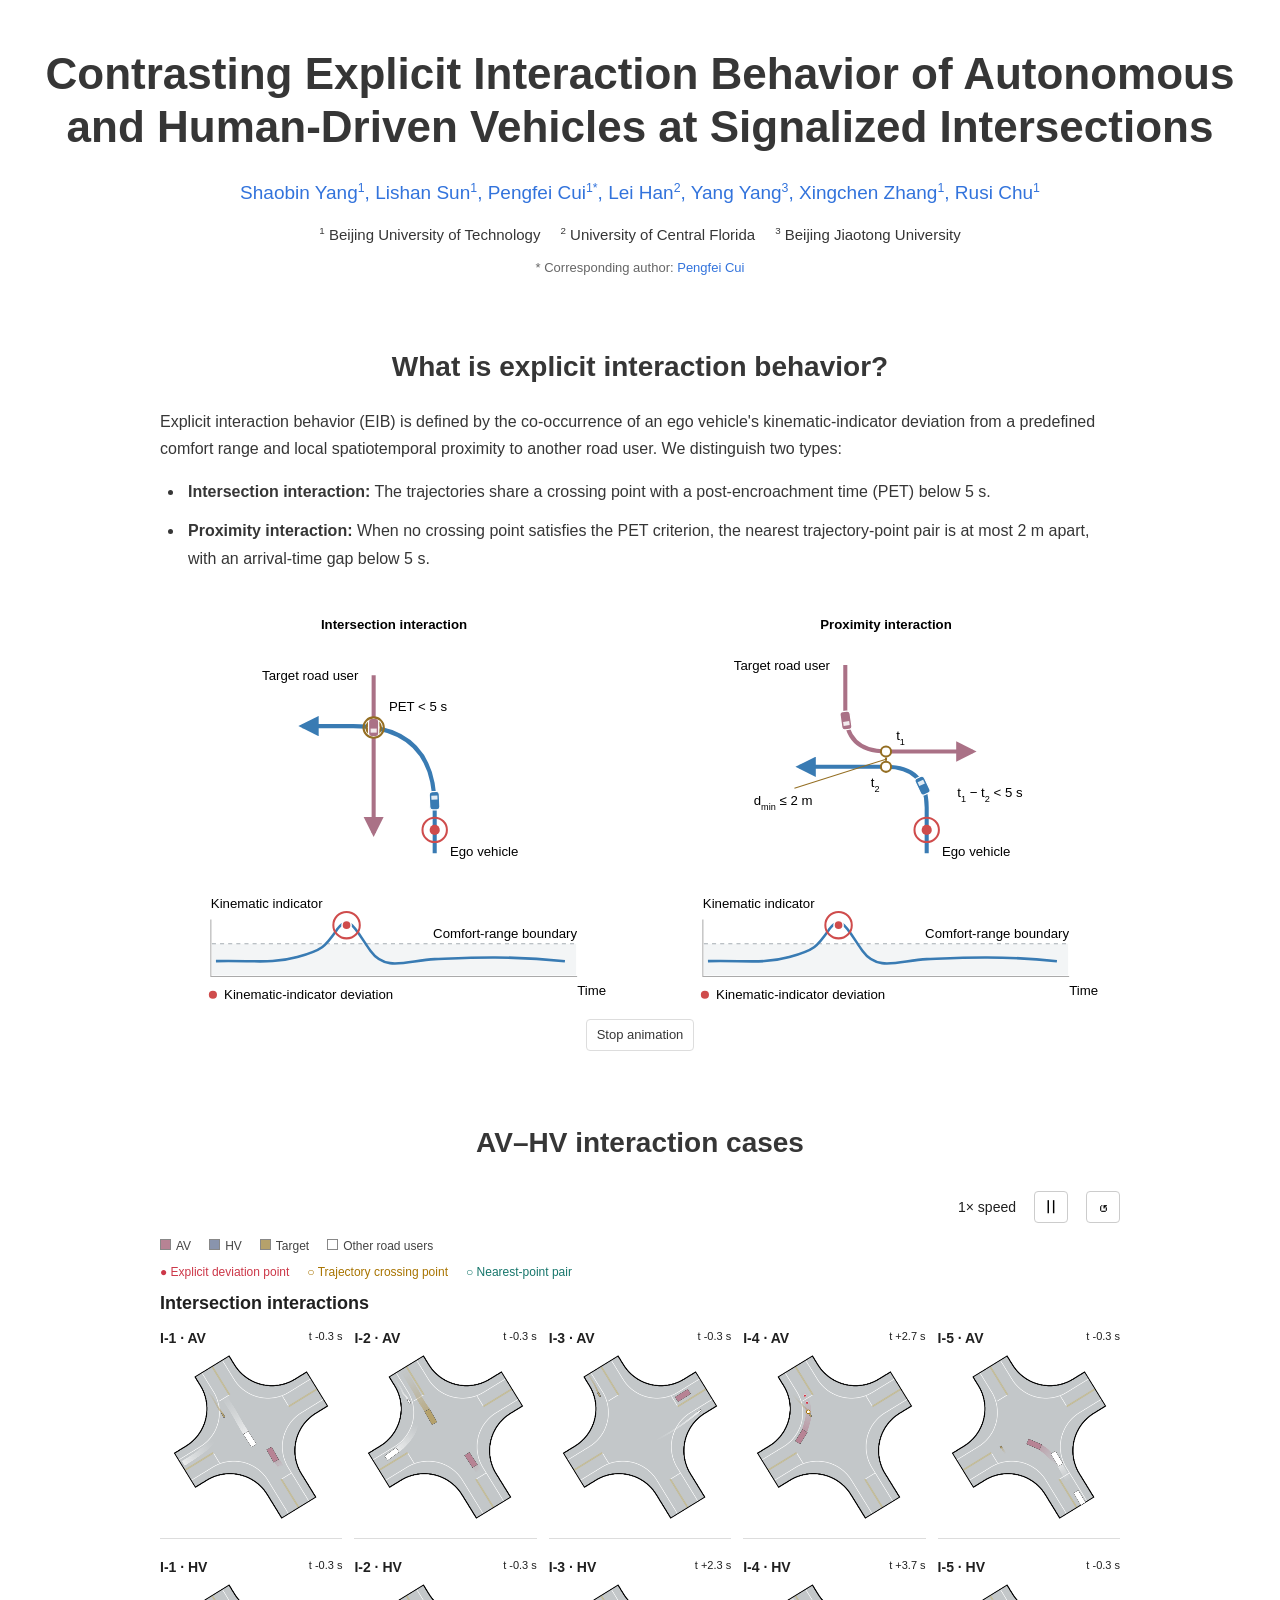
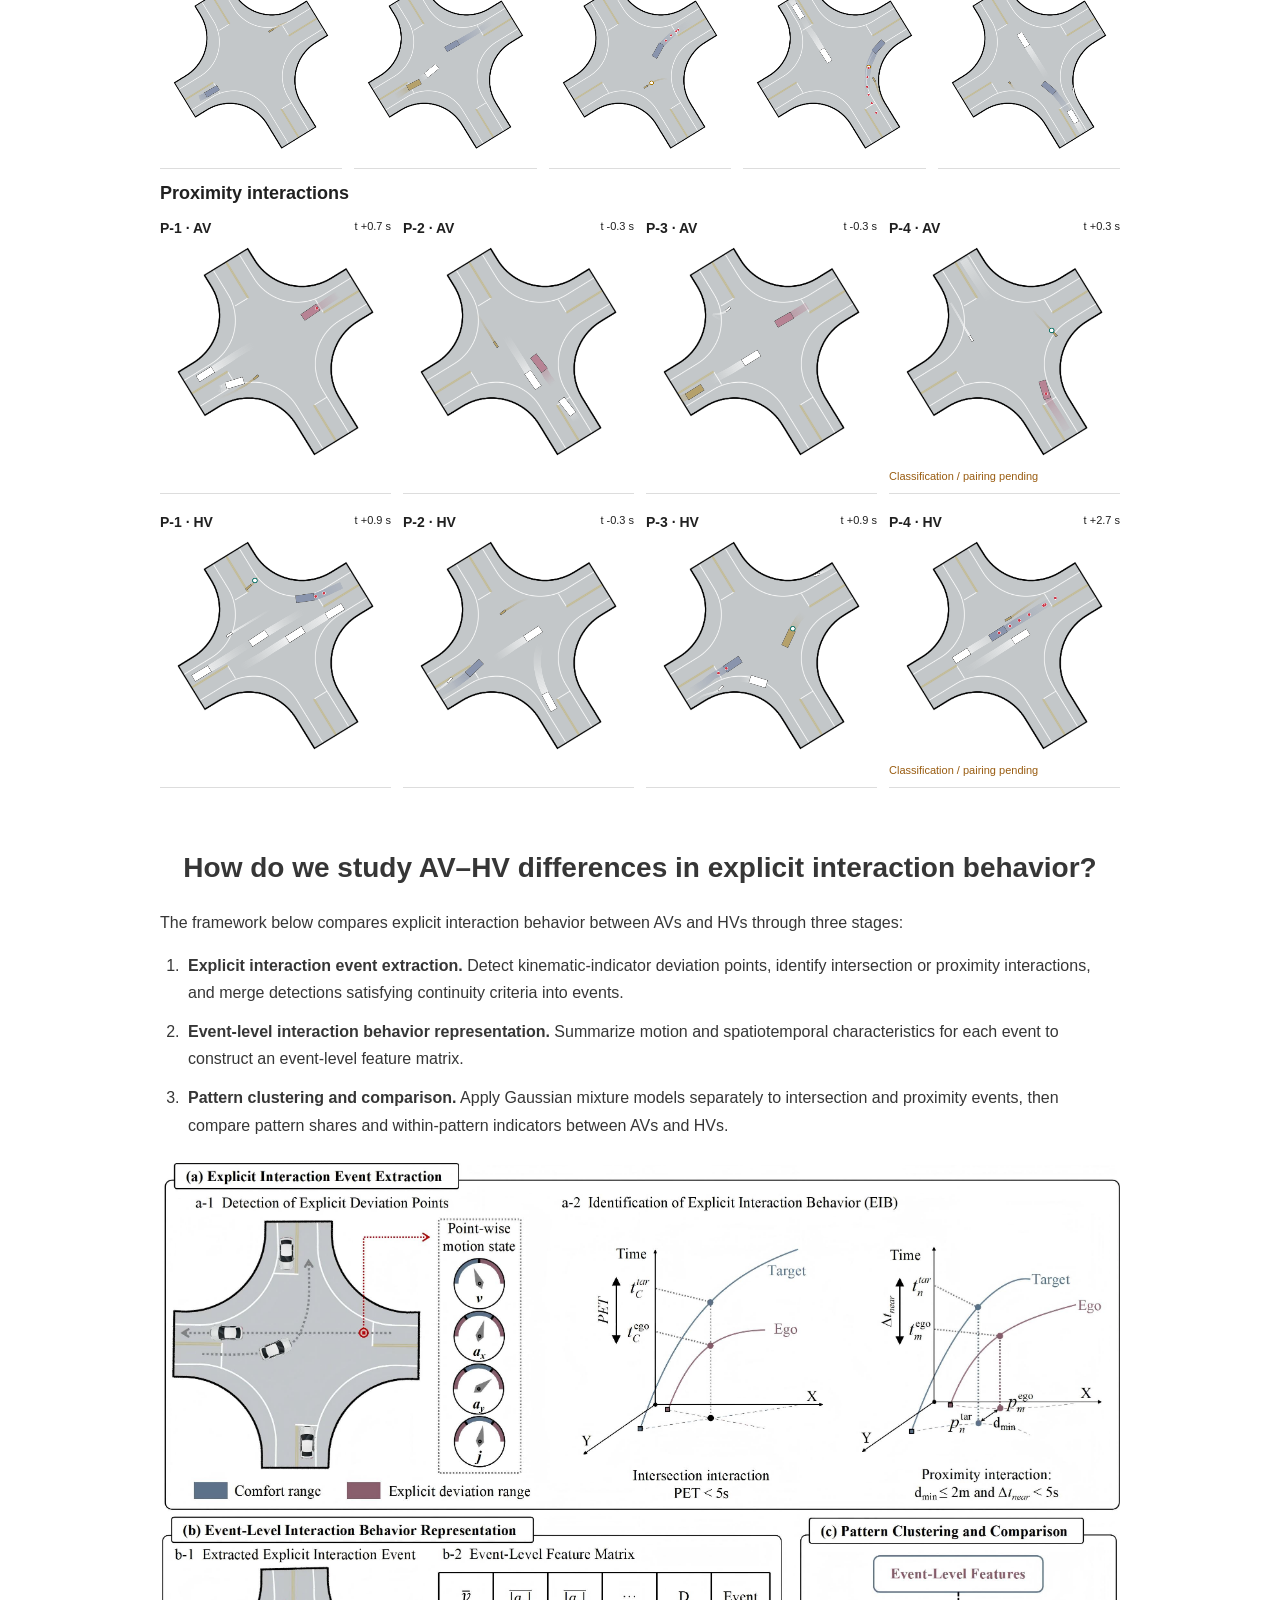
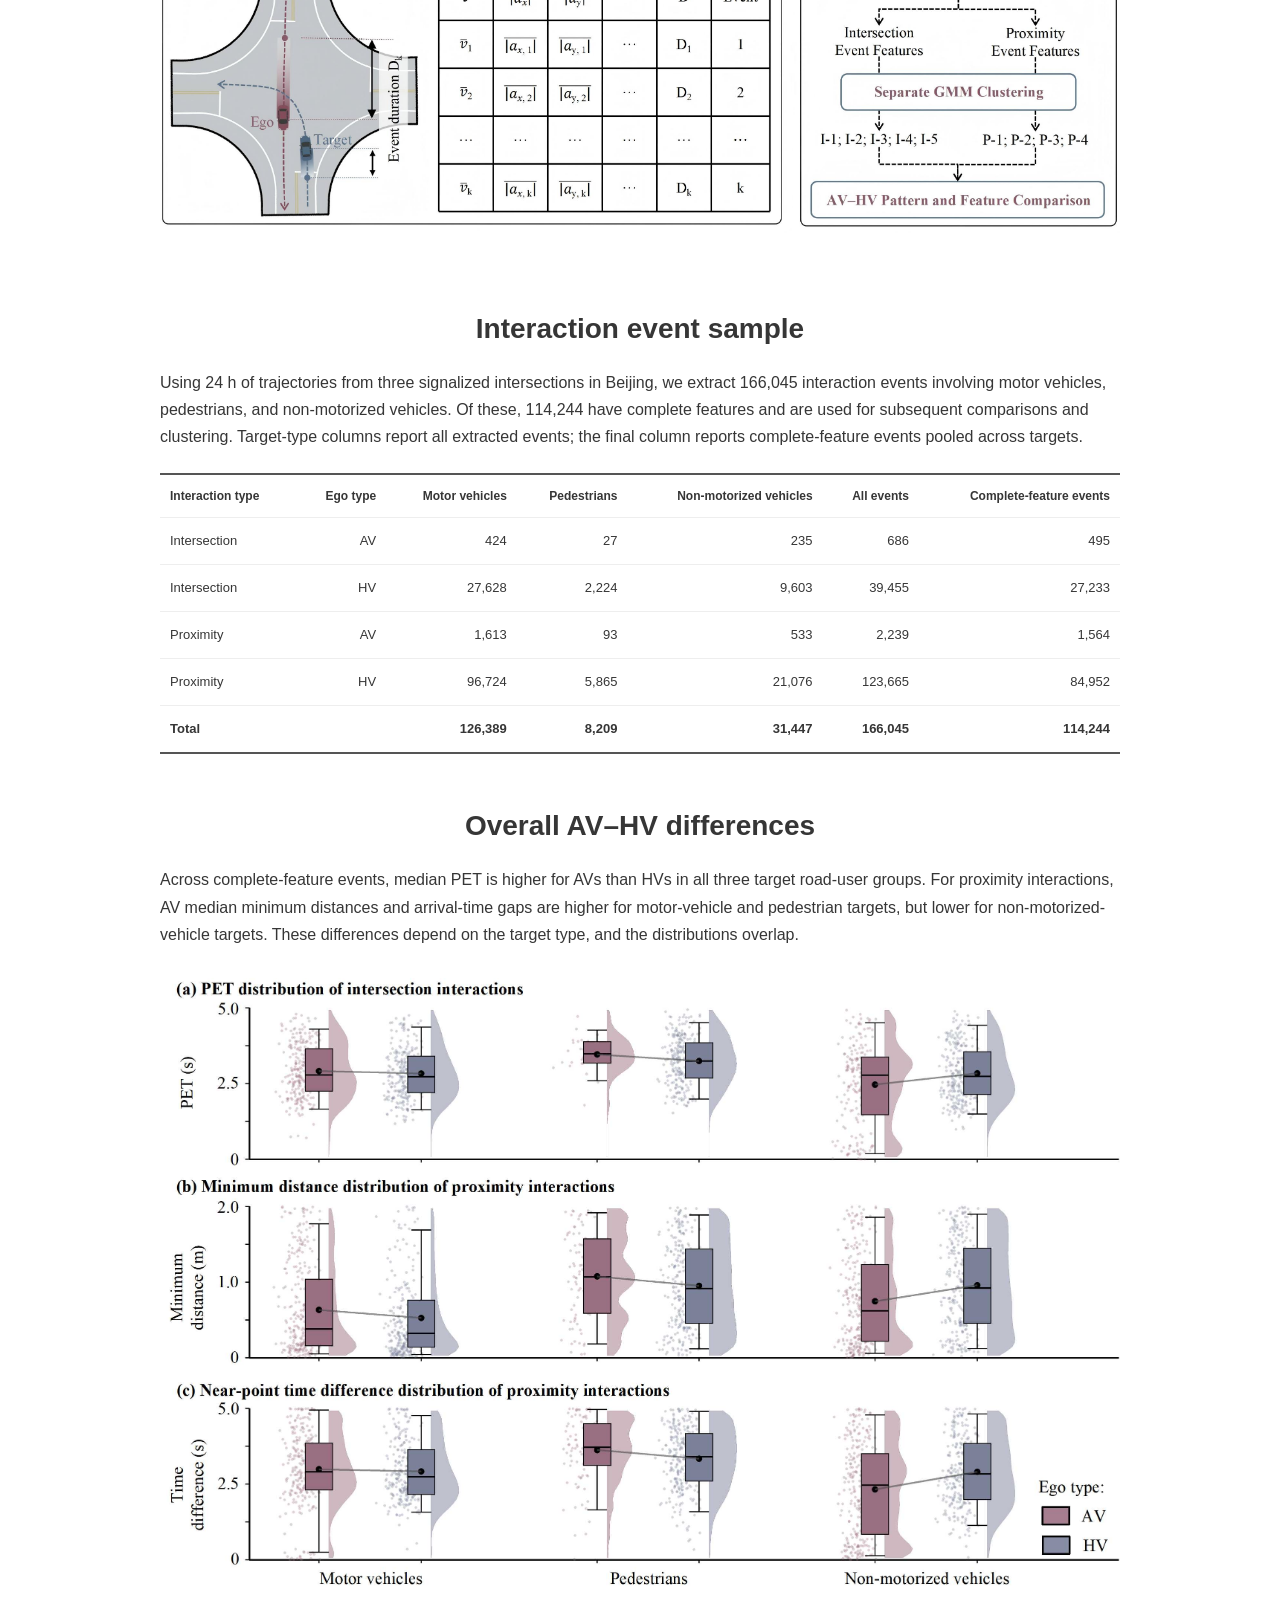
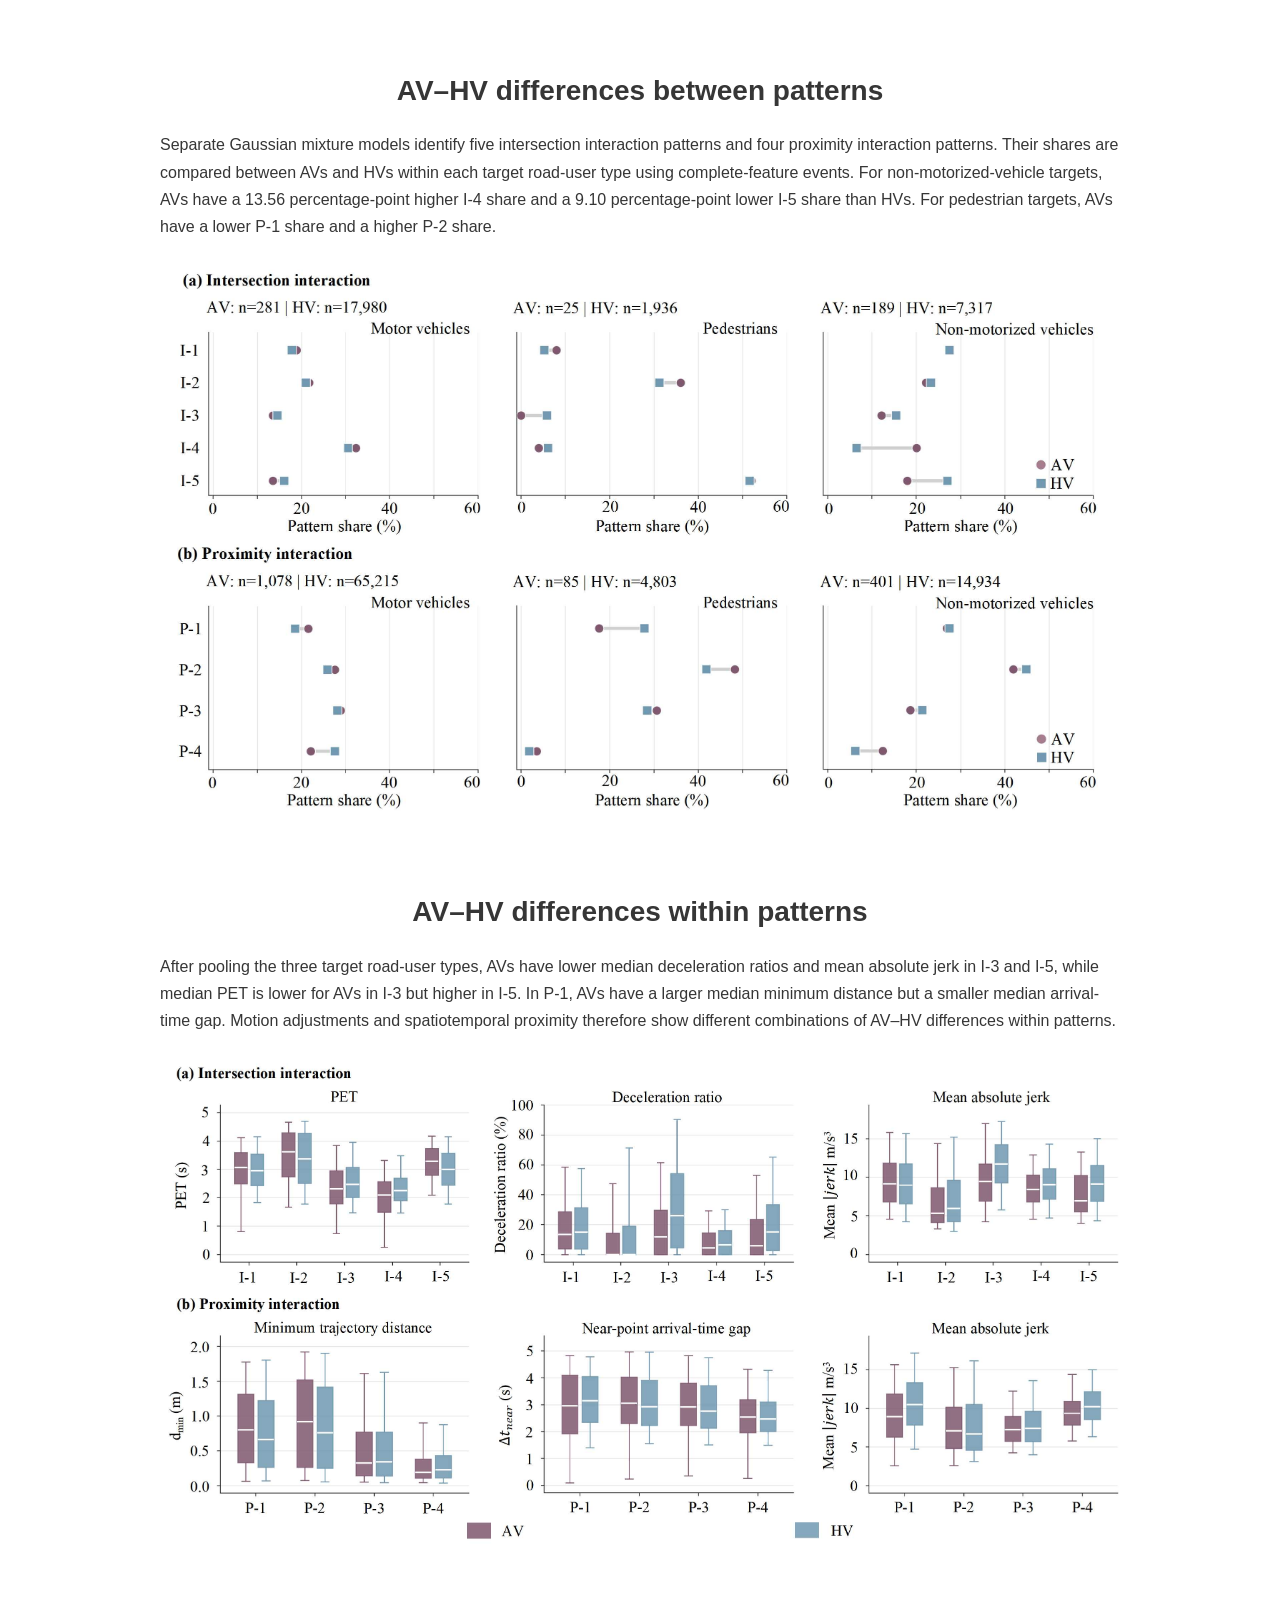
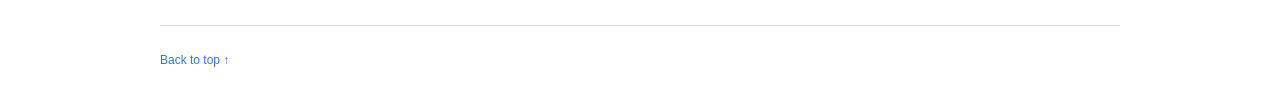
<file: docs/index.html>
<!doctype html>
<html lang="en">
<head>
  <meta charset="utf-8">
  <meta name="viewport" content="width=device-width, initial-scale=1">
  <meta name="description" content="Explicit interaction behavior of autonomous and human-driven vehicles at three signalized intersections in Beijing.">
  <title>Explicit Interaction Behavior | AV &amp; HV</title>
  <link rel="icon" type="image/svg+xml" href="static/favicon.svg?v=2">
  <link rel="stylesheet" href="static/academic.css?v=20261021-2">
  <script src="static/app.js" defer></script>
  <script src="static/case-preview.js?v=20261021-3" defer></script>
</head>
<body>
  <a class="skip" href="#overview">Skip to content</a>
  <header id="top" class="masthead container">
    <h1><span>Contrasting Explicit Interaction Behavior of Autonomous</span> <span>and Human-Driven Vehicles at Signalized Intersections</span></h1>
    <p class="authors"><a href="https://scholar.google.com/citations?hl=zh-CN&amp;user=QXjPMpIAAAAJ">Shaobin Yang</a><sup>1</sup>, Lishan Sun<sup>1</sup>, <a href="https://scholar.google.com/citations?user=4EGD9vsAAAAJ&amp;hl=zh-CN">Pengfei Cui</a><sup>1*</sup>, <a href="https://scholar.google.com/citations?user=Gm1QlW0AAAAJ&amp;hl=zh-CN">Lei Han</a><sup>2</sup>, Yang Yang<sup>3</sup>, Xingchen Zhang<sup>1</sup>, Rusi Chu<sup>1</sup></p>
    <p class="affiliations"><span><sup>1</sup> Beijing University of Technology</span><span><sup>2</sup> University of Central Florida</span><span><sup>3</sup> Beijing Jiaotong University</span></p>
    <p class="correspondence">* Corresponding author: <a href="mailto:pengfeicui@bjut.edu.cn">Pengfei Cui</a></p>
  </header>
  <main>
    <section id="overview" class="section"><div class="container">
      <h2>What is explicit interaction behavior?</h2>
      <p>Explicit interaction behavior (EIB) is defined by the co-occurrence of an ego vehicle's kinematic-indicator deviation from a predefined comfort range and local spatiotemporal proximity to another road user. We distinguish two types:</p>
      <ul class="method-steps">
        <li><strong>Intersection interaction:</strong> The trajectories share a crossing point with a post-encroachment time (PET) below 5 s.</li>
        <li><strong>Proximity interaction:</strong> When no crossing point satisfies the PET criterion, the nearest trajectory-point pair is at most 2 m apart, with an arrival-time gap below 5 s.</li>
      </ul>
      <div class="concept-figures">
        <figure><img data-animation="intersection" src="static/images/intersection-concept.svg" width="460" height="400" alt="Intersection interaction: vehicles follow the existing trajectories, pause at the deviation, and reach the crossing at different times."></figure>
        <figure><img data-animation="proximity" src="static/images/proximity-concept.svg" width="460" height="400" alt="Proximity interaction: opposing left turns, synchronized deviation highlighting, and separate arrivals at the nearest-point pair."></figure>
      </div>
      <div class="animation-controls"><button id="animation-toggle" type="button" aria-pressed="false">Play animation</button></div>
    </div></section>
    <section id="cases" class="section"><div class="container">
      <h2>AV&#8211;HV interaction cases</h2>
      <iframe id="interaction-cases" class="case-preview" src="static/interaction-cases.html?v=20261021-3" style="display:block;width:100%;height:1600px;border:0" title="Animated AV and HV cases across five intersection and four proximity interaction patterns" loading="lazy"></iframe>
    </div></section>
    <section id="method" class="section"><div class="container">
      <h2>How do we study AV&#8211;HV differences in explicit interaction behavior?</h2>
      <p>The framework below compares explicit interaction behavior between AVs and HVs through three stages:</p>
      <ol class="method-steps">
        <li><strong>Explicit interaction event extraction.</strong> Detect kinematic-indicator deviation points, identify intersection or proximity interactions, and merge detections satisfying continuity criteria into events.</li>
        <li><strong>Event-level interaction behavior representation.</strong> Summarize motion and spatiotemporal characteristics for each event to construct an event-level feature matrix.</li>
        <li><strong>Pattern clustering and comparison.</strong> Apply Gaussian mixture models separately to intersection and proximity events, then compare pattern shares and within-pattern indicators between AVs and HVs.</li>
      </ol>
      <figure><a class="zoom" href="static/images/framework.jpg"><img loading="lazy" src="static/images/framework.jpg" width="2977" height="2077" alt="Framework for identifying explicit interaction events and comparing AV and HV behavior."></a></figure>
    </div></section>
    <section id="events" class="section"><div class="container">
      <h2>Interaction event sample</h2>
      <p>Using 24 h of trajectories from three signalized intersections in Beijing, we extract 166,045 interaction events involving motor vehicles, pedestrians, and non-motorized vehicles. Of these, 114,244 have complete features and are used for subsequent comparisons and clustering. Target-type columns report all extracted events; the final column reports complete-feature events pooled across targets.</p>
      <div class="table-wrap"><table id="event-table"><thead><tr><th scope="col">Interaction type</th><th scope="col">Ego type</th><th scope="col">Motor vehicles</th><th scope="col">Pedestrians</th><th scope="col">Non-motorized vehicles</th><th scope="col">All events</th><th scope="col">Complete-feature events</th></tr></thead><tbody>
        <tr><th scope="row">Intersection</th><td>AV</td><td>424</td><td>27</td><td>235</td><td>686</td><td>495</td></tr>
        <tr><th scope="row">Intersection</th><td>HV</td><td>27,628</td><td>2,224</td><td>9,603</td><td>39,455</td><td>27,233</td></tr>
        <tr><th scope="row">Proximity</th><td>AV</td><td>1,613</td><td>93</td><td>533</td><td>2,239</td><td>1,564</td></tr>
        <tr><th scope="row">Proximity</th><td>HV</td><td>96,724</td><td>5,865</td><td>21,076</td><td>123,665</td><td>84,952</td></tr>
      </tbody><tfoot><tr><th scope="row" colspan="2">Total</th><td>126,389</td><td>8,209</td><td>31,447</td><td>166,045</td><td>114,244</td></tr></tfoot></table></div>
    </div></section>
    <section id="results" class="section"><div class="container">
      <h2>Overall AV&#8211;HV differences</h2>
      <p>Across complete-feature events, median PET is higher for AVs than HVs in all three target road-user groups. For proximity interactions, AV median minimum distances and arrival-time gaps are higher for motor-vehicle and pedestrian targets, but lower for non-motorized-vehicle targets. These differences depend on the target type, and the distributions overlap.</p>
      <figure><a class="zoom" href="static/images/PET-dmin-time.jpg"><img loading="lazy" src="static/images/PET-dmin-time.jpg" width="2581" height="1675" alt="Overall PET, minimum distance, and arrival-time gap distributions by target road-user type."></a></figure>
    </div></section>
    <section id="comparison" class="section"><div class="container">
      <h2>AV&#8211;HV differences between patterns</h2>
      <p>Separate Gaussian mixture models identify five intersection interaction patterns and four proximity interaction patterns. Their shares are compared between AVs and HVs within each target road-user type using complete-feature events. For non-motorized-vehicle targets, AVs have a 13.56 percentage-point higher I-4 share and a 9.10 percentage-point lower I-5 share than HVs. For pedestrian targets, AVs have a lower P-1 share and a higher P-2 share.</p>
      <figure><a class="zoom" href="static/images/Pattern share.jpg"><img loading="lazy" src="static/images/Pattern share.jpg" width="2686" height="1545" alt="AV and HV pattern shares by target road-user type."></a></figure>
    </div></section>
    <section id="within" class="section"><div class="container">
      <h2>AV&#8211;HV differences within patterns</h2>
      <p>After pooling the three target road-user types, AVs have lower median deceleration ratios and mean absolute jerk in I-3 and I-5, while median PET is lower for AVs in I-3 but higher in I-5. In P-1, AVs have a larger median minimum distance but a smaller median arrival-time gap. Motion adjustments and spatiotemporal proximity therefore show different combinations of AV–HV differences within patterns.</p>
      <figure><a class="zoom" href="static/images/Comparison of event-level indicators.jpg"><img loading="lazy" src="static/images/Comparison of event-level indicators.jpg" width="2877" height="1472" alt="Within-pattern AV and HV indicator distributions; boxes show interquartile ranges, white lines medians, and whiskers the 5th to 95th percentiles."></a></figure>
    </div></section>
  </main>
  <footer class="container"><a href="#top">Back to top &#8593;</a></footer>
  <dialog id="viewer" aria-label="Figure viewer"><form method="dialog"><button aria-label="Close figure" title="Close">&#215;</button></form><img id="viewer-image" alt=""><p id="viewer-caption"></p></dialog>
</body>
</html>
</file>
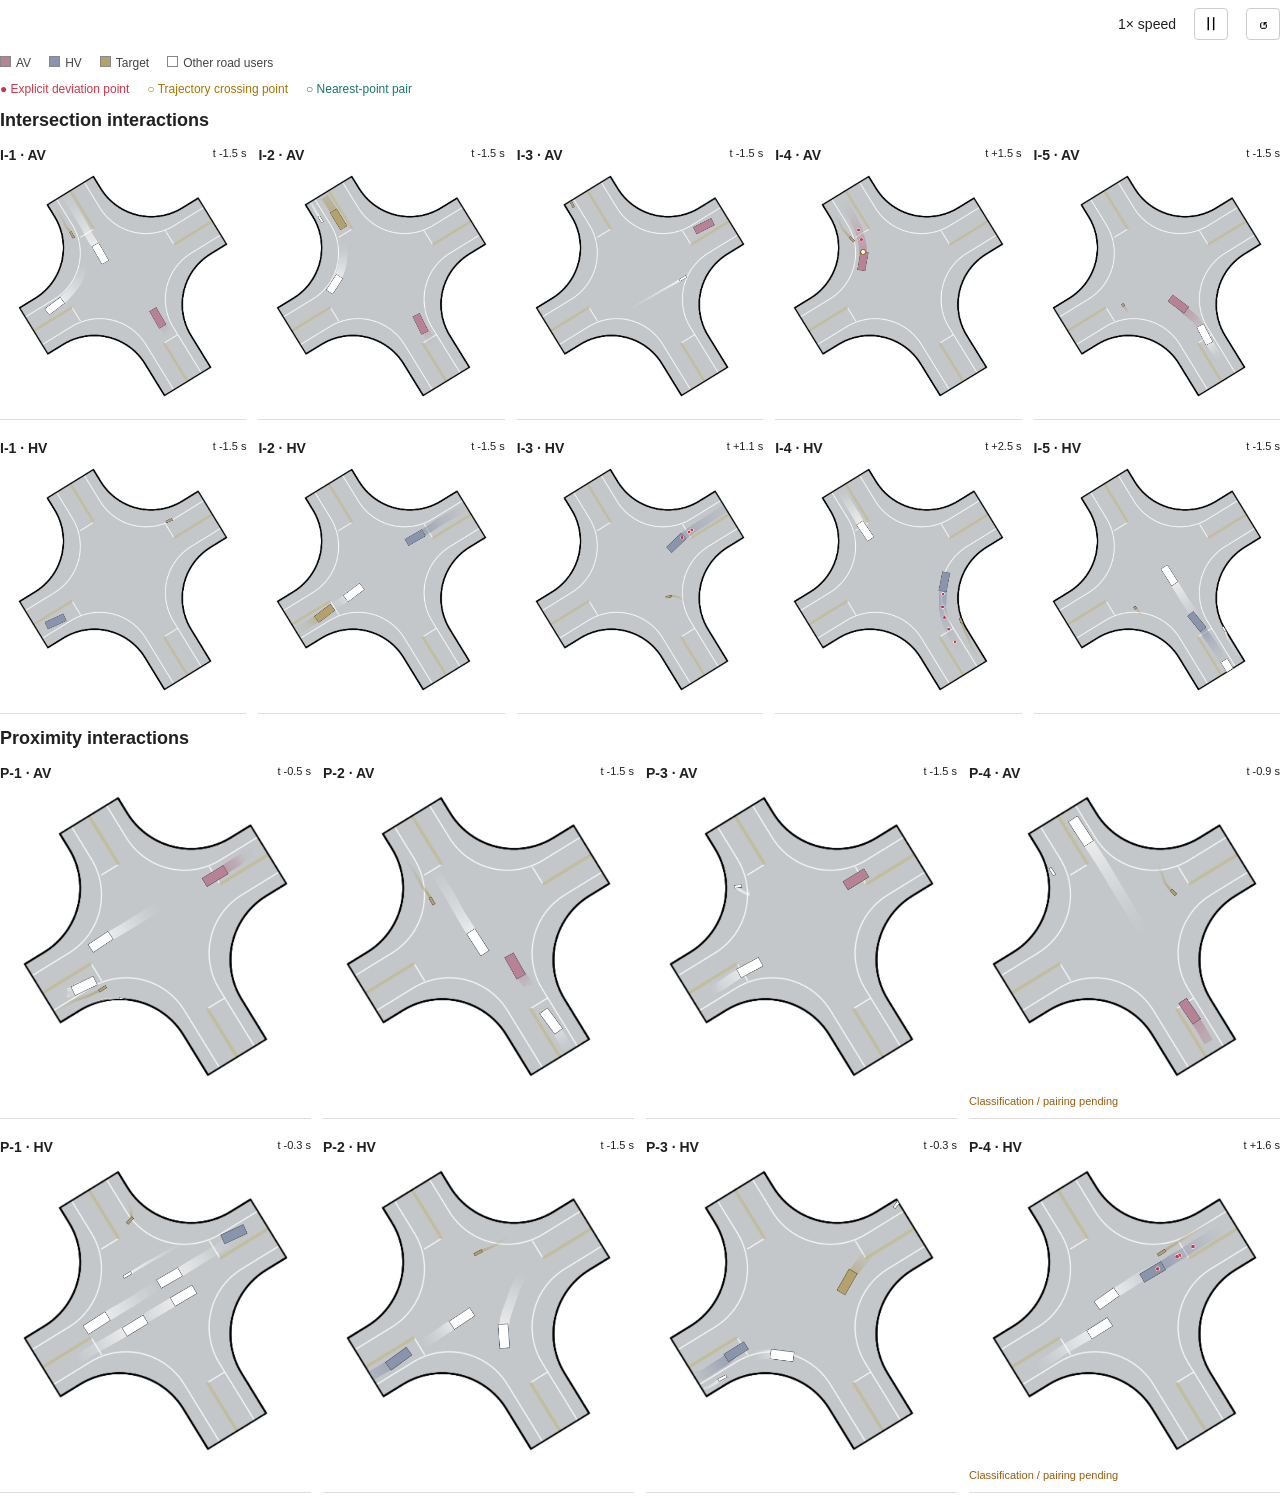
<file: docs/static/interaction-cases.html>
<!doctype html>
<html lang="zh-CN"><meta charset="utf-8"><meta name="viewport" content="width=device-width,initial-scale=1">
<title>AV–HV interaction cases</title>
<style>
*{box-sizing:border-box}body{margin:0;background:#fff;color:#202020;font:14px Arial,"Microsoft YaHei",sans-serif;letter-spacing:0}header{position:sticky;top:0;background:#fff;z-index:2;border-bottom:1px solid #ddd;padding:12px 24px;display:flex;align-items:center;gap:18px}h1{font-size:19px;margin:0;margin-right:auto}button{border:1px solid #ccc;background:white;width:34px;height:32px;font-size:18px;cursor:pointer;border-radius:4px}main{padding:18px 24px;max-width:1700px;margin:auto}h2{font-size:18px;margin:14px 0 8px}.legend{display:flex;flex-wrap:wrap;gap:8px 18px;font-size:12px;color:#444;margin-bottom:12px}.dot{display:inline-block;width:11px;height:11px;border:1px solid #888;margin-right:5px}.scroll{overflow-x:auto}.grid{display:grid;gap:12px}.grid.i{grid-template-columns:repeat(5,minmax(160px,1fr));min-width:860px}.grid.p{grid-template-columns:repeat(4,minmax(160px,1fr));min-width:700px}article{min-width:0;border-bottom:1px solid #ddd;padding-bottom:10px}h3{font-size:14px;margin:8px 0 0;display:flex;justify-content:space-between}canvas{display:block;width:100%;aspect-ratio:1}small{font-size:11px;color:#666;display:block;line-height:1.5}.pending{color:#995c10;font-size:11px}.time{font-variant-numeric:tabular-nums;font-size:11px;font-weight:normal}.note{font-size:12px;color:#666;margin:8px 0 16px}@media(max-width:600px){header{padding:10px;gap:9px}h1{font-size:15px}main{padding:10px}header span{display:none}}
header{position:static;padding:8px 0;justify-content:flex-end;border:0}header h1{display:none}main{padding:8px 0;max-width:none}header span{display:inline}body{overflow-x:hidden}
</style>
<header><h1>AV–HV interaction cases</h1><span>1× speed</span><button id="play" title="Pause / Play" aria-label="Pause">Ⅱ</button><button id="reset" title="Restart" aria-label="Restart">↺</button></header>
<main><div class="legend"><span><i class="dot" style="background:#b78394"></i>AV</span><span><i class="dot" style="background:#8994ad"></i>HV</span><span><i class="dot" style="background:#b5a16b"></i>Target</span><span><i class="dot" style="background:white"></i>Other road users</span></div>
<div class="legend"><span style="color:#cc3748">● Explicit deviation point</span><span style="color:#a87400">○ Trajectory crossing point</span><span style="color:#16766b">○ Nearest-point pair</span></div>
<h2>Intersection interactions</h2><div class="scroll"><section class="grid i" id="I"></section></div>
<h2>Proximity interactions</h2><div class="scroll"><section class="grid p" id="P"></section></div>
</main><script>
const DATA={"background":"[data-uri]","cases":[{"pattern":"I-1","ego":"AV","target":"nonmotor","start":-5.0,"end":6.6000001430511475,"pending":false,"tracks":[{"role":"ego","color":"#b78394","samples":[[-5.378,285.029,293.635,320.308,32.767,12.726],[-5.22,283.136,291.361,321.337,32.767,12.653],[-5.146,282.277,290.26,322.57,32.767,12.726],[-5.073,281.448,289.152,323.975,32.767,12.653],[-4.92,279.753,286.728,325.658,32.767,12.58],[-4.761,278.043,284.147,327.019,32.767,12.507],[-4.685,277.183,282.802,327.609,32.767,12.434],[-4.52,275.317,279.836,327.728,32.767,12.434],[-4.447,274.503,278.548,327.639,32.767,12.434],[-4.378,273.742,277.351,327.187,32.767,12.434],[-4.3,272.866,276.01,326.406,32.767,12.434],[-4.22,272.02,274.765,324.974,32.767,12.434],[-4.073,270.982,273.355,323.881,32.767,12.434],[-3.997,270.588,272.823,324.325,32.767,12.434],[-3.84,269.745,271.603,325.705,32.767,12.434],[-3.757,269.216,270.81,326.006,32.767,12.434],[-3.612,267.997,269.023,324.718,32.767,12.434],[-3.455,266.442,266.897,323.335,32.767,12.434],[-3.385,265.83,266.093,321.939,32.767,12.434],[-3.228,264.7,264.687,320.822,32.767,12.434],[-3.146,264.297,264.201,321.42,32.767,12.434],[-3.076,264.032,263.863,324.102,32.767,12.434],[-3.0,263.696,263.329,333.265,32.767,12.434],[-2.84,263.338,262.365,337.767,32.767,12.434],[-2.762,263.345,262.182,339.269,32.767,12.434],[-2.692,263.358,262.076,339.279,32.621,12.361],[-2.525,263.168,261.588,333.639,32.255,12.361],[-2.46,262.931,261.228,325.539,32.035,12.434],[-2.379,262.503,260.565,328.735,32.182,12.434],[-2.225,261.603,258.924,329.521,32.255,12.58],[-2.141,261.139,258.137,328.122,32.109,12.726],[-2.073,260.726,257.521,324.62,32.109,12.726],[-1.921,259.566,255.972,321.175,31.889,12.726],[-1.838,258.887,255.176,318.737,31.67,12.653],[-1.768,258.329,254.546,320.907,31.67,12.653],[-1.612,257.264,253.126,325.41,31.816,12.653],[-1.533,256.814,252.4,329.458,31.889,12.653],[-1.453,256.379,251.64,330.489,32.035,12.653],[-1.373,255.933,250.842,330.07,32.109,12.653],[-1.303,255.503,250.128,325.579,32.109,12.653],[-1.15,254.351,248.629,319.773,32.035,12.653],[-1.073,253.702,247.947,315.971,31.962,12.8],[-0.994,252.99,247.202,317.505,32.109,13.019],[-0.84,251.675,245.722,320.799,32.182,13.019],[-0.766,251.193,245.079,325.367,31.962,12.946],[-0.607,250.07,243.302,328.773,31.743,12.946],[-0.529,249.468,242.254,330.949,32.109,13.092],[-0.457,248.93,241.273,331.47,32.035,13.092],[-0.374,248.274,240.056,331.441,31.962,13.092],[-0.23,247.083,237.883,330.709,31.524,12.873],[-0.142,246.416,236.717,329.79,31.743,12.946],[-0.075,245.896,235.845,328.45,31.962,12.946],[0.083,244.51,233.649,326.79,32.182,12.946],[0.163,243.817,232.623,325.193,32.182,13.092],[0.241,243.139,231.665,325.074,32.182,13.092],[0.386,241.818,229.784,326.289,31.743,13.019],[0.466,241.108,228.686,328.057,31.816,13.312],[0.545,240.422,227.542,328.86,31.67,13.312],[0.621,239.648,226.266,327.896,31.743,13.312],[0.771,237.801,223.417,325.723,32.255,13.312],[0.854,236.802,222.01,323.583,32.255,13.092],[0.925,235.975,220.933,322.252,32.035,13.019],[1.087,233.918,218.309,321.205,31.304,12.434],[1.169,232.964,217.134,320.387,31.304,12.507],[1.233,232.178,216.204,319.953,31.231,12.434],[1.392,229.983,213.562,319.658,31.524,12.653],[1.462,229.009,212.422,319.143,31.889,12.726],[1.54,227.942,211.211,318.508,31.889,13.019],[1.623,226.754,209.887,316.743,31.889,13.019],[1.77,224.53,207.601,314.16,31.67,13.019],[1.856,223.245,206.424,311.928,31.743,13.019],[1.923,222.266,205.563,310.89,31.67,13.092],[2.003,221.059,204.538,308.834,31.524,12.873],[2.159,218.461,202.541,306.236,31.524,12.726],[2.235,217.183,201.653,304.43,31.377,12.58],[2.31,215.835,200.741,303.39,31.524,12.726],[2.465,212.687,198.686,301.904,31.597,12.58],[2.539,211.312,197.862,300.609,31.743,12.653],[2.619,209.921,197.064,299.578,31.67,12.434],[2.771,206.939,195.354,297.882,31.67,11.995],[2.85,205.562,194.662,295.788,31.67,11.776],[2.924,204.256,194.069,293.051,31.524,11.776],[3.079,200.992,192.75,289.616,31.304,11.629],[3.237,197.495,191.69,286.856,31.012,11.776],[3.316,195.583,191.139,284.335,30.938,11.849],[3.466,191.893,190.245,281.516,31.012,12.068],[3.538,190.297,189.977,278.859,31.012,12.141],[3.619,188.596,189.74,277.427,30.792,12.288],[3.771,185.06,189.294,275.971,30.353,12.507],[3.859,182.744,189.083,274.616,30.061,12.58],[3.926,180.868,188.951,273.442,30.061,12.653],[4.003,178.65,188.839,271.705,30.134,12.653],[4.078,176.583,188.834,266.7,30.207,12.726],[4.238,172.959,189.319,261.747,29.914,12.653],[4.386,169.496,190.045,259.792,29.988,12.653],[4.467,167.166,190.412,260.993,30.134,12.58],[4.541,164.998,190.735,261.159,30.28,12.507],[4.622,162.729,191.116,260.354,30.353,12.434],[4.774,158.399,191.86,258.946,30.646,12.434],[4.853,156.306,192.294,256.91,30.646,12.507],[4.923,154.664,192.717,255.153,30.573,12.653],[5.0,152.742,193.274,251.764,30.573,12.653],[5.158,148.517,194.729,247.42,30.5,12.434],[5.236,146.672,195.617,244.251,30.719,12.434],[5.319,144.604,196.638,243.018,30.792,12.361],[5.467,140.472,198.699,241.351,30.792,12.288],[5.543,138.702,199.728,239.828,30.792,12.214],[5.621,136.862,200.823,239.486,30.792,12.434],[5.776,132.786,203.136,239.096,30.938,12.507],[5.848,131.102,204.164,238.036,31.085,12.653],[5.928,129.438,205.239,236.897,31.012,12.653],[6.08,126.001,207.506,236.166,30.792,12.361],[6.157,124.162,208.751,235.953,31.012,12.288],[6.232,122.317,209.999,236.254,30.938,12.141],[6.311,120.151,211.432,236.374,31.012,12.141],[6.465,116.073,214.136,235.976,31.085,12.726],[6.543,114.286,215.363,234.754,30.938,12.58],[6.692,110.695,217.974,233.447,31.085,12.507],[6.77,108.609,219.555,232.353,31.085,12.507],[6.848,106.438,221.244,231.727,31.597,12.726],[6.924,104.241,222.993,231.528,31.085,12.507]]},{"role":"other","color":"#FFFFFF","samples":[[-5.378,130.946,103.683,162.762,31.524,12.361],[-5.22,132.474,108.592,163.102,31.524,12.361],[-5.146,133.137,110.821,163.651,31.45,12.288],[-5.073,133.759,112.976,164.318,31.304,12.214],[-4.92,134.924,117.38,165.458,30.792,11.995],[-4.761,136.065,121.851,166.945,30.5,12.068],[-4.685,136.506,123.904,169.993,30.573,12.141],[-4.52,137.157,128.557,172.917,30.865,12.214],[-4.447,137.389,130.948,174.175,31.085,12.58],[-4.378,137.667,133.444,173.412,31.085,12.8],[-4.3,138.066,136.679,173.171,31.085,12.726],[-4.22,138.459,140.193,174.992,30.938,12.58],[-4.073,138.789,145.357,178.021,31.231,12.361],[-3.997,138.782,147.439,182.129,31.231,12.507],[-3.84,138.488,151.367,185.061,30.792,12.8],[-3.757,138.247,153.47,186.897,30.353,12.946],[-3.612,137.686,158.097,187.887,30.28,12.873],[-3.455,136.817,164.03,189.342,30.134,12.946],[-3.385,136.362,166.5,192.184,29.988,12.946],[-3.228,134.957,172.312,195.697,30.353,12.726],[-3.146,134.019,175.29,198.732,30.353,12.653],[-3.076,133.172,177.61,199.394,29.914,12.58],[-3.0,132.234,180.281,201.043,29.695,12.58],[-2.84,129.872,186.292,204.237,29.11,12.653],[-2.762,128.731,188.544,207.111,29.11,12.726],[-2.692,127.522,190.81,209.737,29.256,12.58],[-2.525,123.9,197.114,212.954,30.134,12.361],[-2.46,122.303,199.376,215.441,30.28,12.361],[-2.379,120.282,202.135,217.029,30.28,12.288],[-2.225,115.91,208.051,219.816,30.353,12.361],[-2.141,113.552,210.647,222.341,30.573,12.507],[-2.073,111.539,212.782,223.778,30.646,12.507],[-1.921,106.461,218.195,225.651,31.012,12.214],[-1.838,103.559,220.898,228.094,31.085,12.507],[-1.768,101.04,223.047,230.203,31.304,12.434],[-1.612,94.919,228.071,231.806,31.231,12.214],[-1.533,91.502,230.679,232.762,31.304,12.288],[-1.453,87.983,233.33,232.687,31.304,12.068],[-1.373,84.538,235.989,232.64,31.377,11.922],[-1.303,81.546,238.255,233.999,31.231,11.702],[-1.15,75.019,242.77,235.898,31.158,11.629],[-1.073,71.994,244.74,237.049,31.085,11.702],[-0.994,68.715,246.861,237.234,31.158,11.702],[-0.84,62.15,251.109,237.582,30.865,11.849],[-0.766,59.139,252.991,238.466,30.938,11.995],[-0.607,52.94,256.732,239.22,30.719,12.068],[-0.529,50.03,258.421,240.001,30.719,12.141]]},{"role":"target","color":"#b5a16b","samples":[[-3.455,85.607,64.869,146.599,10.825,3.511],[-3.385,86.642,66.451,147.826,10.825,3.511],[-3.228,89.013,70.308,149.166,10.825,3.511],[-3.146,90.279,72.496,150.931,10.825,3.511],[-3.076,91.286,74.347,152.202,10.825,3.511],[-3.0,92.515,76.722,151.384,10.825,3.511],[-2.84,95.536,82.212,148.527,10.825,3.511],[-2.762,96.979,84.378,145.805,10.825,3.511],[-2.692,98.34,86.346,146.467,10.825,3.511],[-2.525,101.596,91.471,148.881,10.825,3.511],[-2.46,102.542,93.134,151.789,10.825,3.511],[-2.379,103.523,95.083,155.336,10.825,3.511],[-2.225,105.234,99.162,158.07,10.825,3.511],[-2.141,105.91,101.016,157.11,10.752,3.511],[-2.073,106.609,102.471,149.56,10.459,3.511],[-1.921,109.278,106.195,141.019,10.313,3.511],[-1.838,110.818,107.833,135.842,10.386,3.511],[-1.768,112.063,109.127,139.332,10.386,3.511],[-1.612,114.961,112.728,145.98,10.605,3.511],[-1.533,116.277,115.02,151.041,10.752,3.511],[-1.453,117.681,117.647,151.062,10.825,3.511],[-1.373,119.371,120.622,149.835,10.898,3.511],[-1.303,120.991,123.335,149.827,10.752,3.511],[-1.15,124.272,129.039,151.158,10.898,3.511],[-1.073,125.607,131.566,152.513,11.117,3.511],[-0.994,126.82,133.878,150.321,10.752,3.511],[-0.84,128.988,137.515,145.579,10.093,3.511],[-0.766,129.957,138.773,141.975,10.386,3.511],[-0.607,132.775,142.155,142.706,10.605,3.511],[-0.529,134.373,144.34,145.686,10.971,3.511],[-0.457,135.75,146.497,148.464,11.044,3.511],[-0.374,137.34,149.228,150.018,11.044,3.511],[-0.23,140.088,154.087,150.121,10.386,3.511],[-0.142,141.505,156.529,149.379,10.24,3.511],[-0.075,142.533,158.224,147.804,10.313,3.511],[0.083,145.224,162.322,146.411,10.459,3.511],[0.163,146.558,164.279,146.036,10.752,3.511],[0.241,147.867,166.255,147.417,10.678,3.511],[0.386,150.598,170.7,149.052,10.532,3.511],[0.466,152.118,173.307,150.187,10.898,3.511],[0.545,153.454,175.665,150.428,11.044,3.511],[0.621,154.834,178.09,149.871,10.971,3.511],[0.771,157.633,182.825,148.631,11.19,3.511],[0.854,159.003,185.014,147.311,10.752,3.511],[0.925,160.076,186.648,146.774,11.337,3.511],[1.087,163.04,191.153,147.104,11.264,3.511],[1.169,164.394,193.264,147.942,11.629,3.511],[1.233,165.492,195.058,148.972,11.556,3.511],[1.392,168.443,200.079,149.731,11.995,3.511],[1.462,169.714,202.283,150.038,12.068,3.511],[1.54,171.059,204.61,149.848,12.361,3.511],[1.623,172.515,207.104,149.663,12.507,3.511],[1.77,175.15,211.579,149.604,12.434,3.511],[1.856,176.619,214.087,149.67,12.434,3.511],[1.923,177.731,215.995,149.933,12.434,3.511],[2.003,179.075,218.329,150.73,12.214,3.511],[2.159,181.661,223.074,151.392,12.068,3.511],[2.235,182.775,225.147,151.018,11.922,3.511],[2.31,183.957,227.215,148.888,11.995,3.511],[2.465,187.081,232.071,146.571,11.264,3.511],[2.539,188.48,234.123,145.332,11.19,3.511],[2.619,189.912,236.179,146.572,11.264,3.511],[2.771,192.734,240.671,148.654,11.337,3.511],[2.85,193.847,242.591,150.113,11.41,3.511],[2.924,194.852,244.354,150.183,11.556,3.511],[3.079,197.434,248.785,149.952,11.849,3.511],[3.237,200.034,253.307,149.637,11.776,3.511],[3.316,201.514,255.806,148.725,12.141,3.511],[3.466,204.468,260.557,147.53,12.434,3.511],[3.538,205.787,262.577,146.4,12.361,3.511],[3.619,207.233,264.724,145.392,12.361,3.511],[3.771,210.309,269.076,144.81,12.141,3.511],[3.859,212.281,271.836,145.382,11.556,3.511],[3.926,213.782,274.076,147.287,11.044,3.511],[4.003,215.422,276.75,149.582,11.117,3.511],[4.078,216.79,279.225,153.103,11.264,3.511],[4.238,218.674,283.406,154.842,11.629,3.511],[4.386,220.32,287.198,153.7,11.556,3.511],[4.467,221.655,289.671,150.448,11.629,3.511],[4.541,222.975,291.887,148.353,11.922,3.511],[4.622,224.45,294.194,146.454,11.629,3.511],[4.774,227.484,298.571,145.112,11.629,3.511],[4.853,229.014,300.726,144.907,11.629,3.511],[4.923,230.219,302.453,145.619,11.629,3.511],[5.0,231.709,304.663,144.844,11.629,3.511],[5.158,235.057,309.318,142.763,11.264,3.511],[5.236,236.647,311.303,141.071,10.971,3.511],[5.319,238.526,313.616,142.06,10.971,3.511],[5.467,241.819,318.014,144.562,10.752,3.511],[5.543,242.984,319.741,147.326,10.678,3.511],[5.621,244.01,321.423,148.777,10.678,3.511],[5.776,245.847,324.545,148.673,10.825,3.511],[5.848,246.546,325.677,147.179,10.898,3.511],[5.928,247.322,326.826,146.049,10.971,3.511],[6.08,249.503,329.991,146.114,11.044,3.511],[6.157,250.996,332.249,147.009,11.117,3.511],[6.232,252.67,334.87,147.707,11.19,3.511],[6.311,254.722,338.162,148.369,11.264,3.511],[6.465,258.644,344.6,148.914,11.41,3.511],[6.543,260.287,347.357,149.203,11.483,3.511],[6.692,263.175,352.208,149.147,11.556,3.511],[6.77,264.707,354.764,149.057,11.483,3.511],[6.848,266.202,357.256,149.026,11.41,3.511],[6.924,267.624,359.624,149.025,11.337,3.511]]},{"role":"other","color":"#FFFFFF","samples":[[-3.228,107.735,55.266,145.696,32.547,12.214],[-3.146,111.141,60.241,145.792,32.547,12.214],[-3.076,113.871,64.327,146.468,32.547,12.214],[-3.0,116.657,68.603,147.816,32.547,12.214],[-2.84,121.805,77.043,149.307,32.547,12.288],[-2.762,123.722,80.409,150.063,32.547,12.288],[-2.692,125.959,84.249,149.424,32.547,12.288],[-2.525,130.395,91.547,148.749,32.547,12.361],[-2.46,132.938,95.715,148.752,32.547,12.361],[-2.379,135.321,99.698,150.526,32.547,12.361],[-2.225,139.881,108.195,152.681,32.547,12.434],[-2.141,141.842,112.219,153.638,32.547,12.434],[-2.073,143.476,115.435,151.525,32.621,12.361],[-1.921,148.031,123.315,148.413,32.255,12.434],[-1.838,150.646,127.306,146.144,32.621,12.507],[-1.768,152.886,130.6,146.692,32.328,12.507],[-1.612,158.143,138.84,148.257,32.694,12.58],[-1.533,160.966,143.581,149.581,32.767,12.726],[-1.453,163.797,148.447,150.016,33.206,12.653],[-1.373,166.511,153.178,150.422,33.206,12.653],[-1.303,168.751,157.164,150.835,33.425,12.58],[-1.15,173.115,165.062,150.957,32.84,12.361],[-1.073,174.98,168.427,150.576,32.84,12.434],[-0.994,177.008,171.954,149.495,32.84,12.434],[-0.84,181.351,179.111,148.484,33.425,12.653],[-0.766,183.147,181.985,147.998,33.645,12.8],[-0.607,187.599,189.142,147.987,33.864,12.946],[-0.529,190.038,193.044,147.888,33.864,12.946],[-0.457,192.191,196.458,147.753,33.937,12.946],[-0.374,194.761,200.521,147.516,33.791,12.873],[-0.23,199.018,207.18,147.209,33.498,12.58],[-0.142,201.06,210.322,147.006,33.279,12.507],[-0.075,202.481,212.518,147.438,33.206,12.58],[0.083,205.975,218.049,148.181,32.84,12.507],[0.163,207.664,220.819,148.746,33.133,12.507],[0.241,209.352,223.61,148.704,32.767,12.434],[0.386,213.032,229.635,148.432,32.035,12.214],[0.466,215.077,232.948,148.204,32.401,12.361],[0.545,216.865,235.821,148.429,32.474,12.434],[0.621,218.532,238.552,149.327,32.767,12.8],[0.771,221.473,243.714,149.683,32.401,13.019],[0.854,222.79,245.983,148.599,32.401,12.726],[0.925,223.93,247.751,145.895,32.401,12.726],[1.087,227.77,253.12,143.746,32.986,12.726],[1.169,229.652,255.595,143.09,32.986,12.873],[1.233,231.092,257.555,144.944,32.986,12.8],[1.392,234.432,262.603,147.236,32.986,12.8],[1.462,235.589,264.486,148.714,32.986,12.726],[1.54,236.683,266.298,148.807,33.279,12.8],[1.623,237.835,268.186,148.788,32.767,12.8],[1.77,239.62,271.149,148.195,33.279,12.726],[1.856,240.527,272.6,146.791,33.791,12.873],[1.923,241.276,273.703,145.059,33.425,12.8],[2.003,242.301,275.128,144.289,32.986,12.653],[2.159,244.539,278.201,144.866,32.474,12.434],[2.235,245.496,279.589,146.465,32.474,12.434],[2.31,246.33,280.913,149.331,32.621,12.434],[2.465,247.745,283.491,152.221,32.767,12.434],[2.539,248.161,284.33,153.016,32.767,12.434],[2.619,248.532,285.047,150.558,32.767,12.434],[2.771,249.595,286.74,148.006,32.767,12.434],[2.85,250.122,287.558,147.031,32.767,12.434],[2.924,250.642,288.369,147.337,32.767,12.434],[3.079,252.033,290.538,147.571,32.767,12.434],[3.237,253.351,292.634,147.791,32.694,12.288],[3.316,254.027,293.712,148.519,32.694,12.288],[3.466,255.103,295.499,149.643,32.694,12.288],[3.538,255.432,296.08,150.973,32.767,12.434],[3.619,255.694,296.559,151.263,32.767,12.434],[3.771,256.195,297.503,150.589,32.767,12.434],[3.859,256.616,298.228,149.519,32.767,12.434],[3.926,257.039,298.935,148.861,32.767,12.434],[4.003,257.603,299.863,148.322,32.767,12.434],[4.078,258.154,300.74,147.006,32.767,12.434],[4.238,259.089,302.118,145.72,32.767,12.434],[4.386,259.737,303.032,145.127,32.767,12.434],[4.467,260.059,303.501,145.518,32.767,12.434],[4.541,260.276,303.817,161.071,32.767,12.434],[4.622,260.377,303.97,147.273,32.767,12.434],[4.774,260.219,303.713,147.282,32.767,12.434],[4.853,260.023,303.434,307.981,32.767,12.434],[4.923,259.863,303.236,147.292,32.767,12.434],[5.0,259.723,303.116,147.336,32.767,12.434],[5.158,259.621,303.164,147.431,32.767,12.434],[5.236,259.654,303.296,147.473,32.767,12.434],[5.319,259.768,303.512,155.094,32.767,12.434],[5.467,259.997,303.939,149.775,32.767,12.434],[5.543,260.141,304.187,148.296,32.767,12.434],[5.621,260.321,304.467,147.245,32.767,12.434],[5.776,260.746,305.105,148.421,32.767,12.434],[5.848,260.898,305.364,151.761,32.767,12.434],[5.928,261.021,305.619,154.196,32.767,12.434],[6.08,261.321,306.279,154.327,32.767,12.434],[6.157,261.536,306.713,152.442,32.767,12.434],[6.232,261.774,307.15,150.554,32.767,12.434],[6.311,262.054,307.628,149.647,32.767,12.434],[6.465,262.509,308.393,150.291,32.767,12.434],[6.543,262.65,308.646,151.499,32.767,12.434],[6.692,262.906,309.149,151.933,32.767,12.434],[6.77,263.066,309.445,151.653,32.767,12.434],[6.848,263.232,309.75,151.51,32.767,12.434],[6.924,263.399,310.055,151.317,32.767,12.434]]}],"markers":{"deviations":[{"t":0.0,"p":[245.23808860759493,234.80259493670886]},{"t":0.6000001430511475,"p":[239.86186696418963,226.61857654561493]}],"kind":"intersection","points":[[162.98713794407587,191.07265466871183]],"point_times":[1.084110778319937],"pet":3.528674072508557}},{"pattern":"I-1","ego":"HV","target":"nonmotor","start":-5.0,"end":7.050000190734863,"pending":false,"tracks":[{"role":"ego","color":"#8994ad","samples":[[-5.355,86.408,269.486,57.821,32.986,12.434],[-5.189,86.408,269.486,57.821,32.986,12.434],[-5.119,86.408,269.486,57.821,32.986,12.434],[-5.044,86.408,269.486,57.821,32.986,12.434],[-4.889,86.408,269.486,57.821,32.986,12.434],[-4.813,86.408,269.486,57.821,32.986,12.434],[-4.738,86.408,269.486,57.821,32.986,12.434],[-4.584,86.408,269.486,57.821,32.986,12.434],[-4.505,86.408,269.486,57.821,32.986,12.434],[-4.427,86.408,269.486,57.821,32.986,12.434],[-4.353,86.408,269.486,57.821,32.986,12.434],[-4.274,86.408,269.486,57.821,32.986,12.434],[-4.119,86.408,269.486,57.821,32.986,12.434],[-4.048,86.408,269.486,57.821,32.986,12.434],[-3.89,86.408,269.486,57.821,32.986,12.434],[-3.815,86.408,269.486,57.821,32.986,12.434],[-3.733,86.408,269.486,57.821,32.986,12.434],[-3.662,86.408,269.486,57.821,32.986,12.434],[-3.504,86.408,269.486,57.821,32.986,12.434],[-3.433,86.408,269.486,57.821,32.986,12.434],[-3.34,86.408,269.486,57.821,32.986,12.434],[-3.278,86.408,269.486,57.821,32.986,12.434],[-3.201,86.408,269.486,57.821,32.986,12.434],[-3.047,86.408,269.486,57.821,32.986,12.434],[-2.892,86.408,269.486,57.821,32.986,12.434],[-2.817,86.408,269.486,57.821,32.986,12.434],[-2.741,86.408,269.486,57.821,32.986,12.434],[-2.663,86.408,269.486,57.821,32.986,12.434],[-2.504,86.408,269.486,57.821,32.986,12.434],[-2.43,86.408,269.486,57.821,32.986,12.434],[-2.356,86.408,269.486,57.821,32.986,12.434],[-2.2,86.408,269.486,57.821,32.986,12.434],[-2.12,86.408,269.486,57.821,32.986,12.434],[-2.05,86.408,269.486,57.821,32.986,12.434],[-1.89,86.408,269.486,57.821,32.986,12.434],[-1.818,86.408,269.486,106.594,32.986,12.434],[-1.739,87.272,269.214,63.885,32.986,12.434],[-1.586,88.742,268.66,67.495,32.986,12.434],[-1.431,91.004,267.628,64.578,32.986,12.434],[-1.356,92.291,267.002,63.623,32.986,12.434],[-1.277,93.903,266.196,63.449,32.986,12.434],[-1.109,97.571,264.366,63.46,32.986,12.434],[-1.046,98.988,263.662,64.399,32.986,12.434],[-0.889,102.42,262.06,65.727,32.986,12.434],[-0.814,103.692,261.504,65.01,32.986,12.434],[-0.735,104.712,261.01,60.148,32.986,12.434],[-0.66,105.554,260.457,54.016,32.986,12.434],[-0.503,107.575,258.674,51.826,32.986,12.434],[-0.418,109.505,257.167,53.868,32.547,12.214],[-0.35,111.652,255.726,58.301,31.889,11.922],[-0.2,117.318,252.527,61.931,31.45,11.776],[-0.123,120.118,251.14,64.189,31.889,12.068],[-0.045,122.728,249.876,62.959,32.109,12.288],[0.115,127.324,247.443,60.481,32.255,12.507],[0.189,129.207,246.305,58.341,32.255,12.507],[0.269,131.359,244.951,57.626,32.255,12.507],[0.414,135.493,242.317,57.039,32.401,12.507],[0.494,137.521,240.985,56.128,32.401,12.653],[0.586,139.868,239.37,54.357,32.109,12.726],[0.723,143.707,236.514,51.869,32.255,12.873],[0.878,147.834,233.05,50.024,31.889,12.946],[0.954,149.672,231.476,48.151,31.743,12.946],[1.11,152.831,228.582,45.902,31.45,12.873],[1.185,153.883,227.499,43.916,31.524,12.8],[1.262,154.92,226.397,42.6,31.377,12.653],[1.414,157.201,223.921,40.965,31.231,12.58],[1.493,158.042,222.9,39.461,31.085,12.58],[1.57,158.815,221.955,38.896,31.012,12.58],[1.725,160.394,219.982,39.462,31.158,12.507],[1.806,161.302,218.881,41.418,31.524,12.507],[1.882,162.378,217.724,44.392,31.889,12.507],[1.958,163.67,216.469,47.105,32.109,12.507],[2.032,165.053,215.238,49.187,32.401,12.507],[2.187,167.791,212.982,49.977,32.694,12.58],[2.265,168.96,211.987,46.206,32.474,12.58],[2.418,170.859,209.947,39.693,32.328,12.507],[2.497,171.686,208.81,34.128,32.328,12.434],[2.575,172.424,207.648,31.069,32.401,12.361],[2.723,173.879,205.114,28.173,32.401,12.361],[2.802,174.624,203.651,26.055,32.401,12.288],[2.883,175.371,202.068,25.844,32.401,12.288],[2.97,176.329,200.119,27.444,32.401,12.288],[3.11,178.379,196.365,29.7,31.962,11.995],[3.263,181.022,191.978,30.764,31.45,11.702],[3.359,182.612,189.237,26.301,31.231,11.922],[3.508,184.259,185.47,18.788,30.573,11.849],[3.571,184.601,184.106,12.249,30.573,11.922],[3.662,184.96,182.087,9.658,30.573,11.995],[3.812,185.568,178.41,8.521,30.938,12.214],[3.958,186.003,175.029,8.872,31.743,12.361],[4.115,186.717,171.057,9.538,31.304,12.58],[4.189,187.027,169.278,10.34,30.719,12.873],[4.268,187.335,167.508,11.479,30.353,12.946],[4.346,187.766,165.628,11.714,29.841,12.946],[4.499,188.565,161.593,10.228,29.256,13.165],[4.577,188.984,159.01,8.172,29.256,13.312],[4.65,189.349,156.211,6.799,29.402,13.312],[4.728,189.704,152.931,5.392,29.622,13.385],[4.807,189.953,149.678,3.039,29.914,13.385],[4.959,190.061,144.637,0.223,30.207,13.531],[5.115,189.924,139.361,358.11,30.5,13.458],[5.192,189.807,136.284,357.17,30.719,13.385],[5.267,189.634,133.191,356.231,30.573,13.238],[5.345,189.357,129.834,353.231,30.5,13.092],[5.501,188.352,123.053,349.597,31.67,12.8],[5.575,187.694,120.1,347.477,32.109,12.726],[5.65,187.026,117.125,347.488,32.767,12.58],[5.805,185.539,109.879,346.69,32.84,12.58],[5.887,184.522,105.796,344.45,32.474,12.434],[5.959,183.432,102.273,341.813,32.182,12.288],[6.034,182.052,98.565,334.618,32.109,11.995],[6.187,178.363,91.991,325.203,31.962,11.922],[6.269,175.942,89.198,318.751,31.889,11.995],[6.418,170.73,83.397,318.849,32.255,12.507],[6.575,164.68,76.171,320.074,32.401,12.653],[6.651,162.053,73.014,320.573,32.474,12.58],[6.732,159.41,69.793,318.742,31.962,12.507],[6.89,154.46,64.45,316.2,31.816,12.434],[6.96,152.157,62.172,315.609,31.816,12.434],[7.113,146.481,56.146,317.44,31.889,12.434],[7.191,143.785,53.097,319.046,31.816,12.361],[7.269,141.136,50.007,320.045,31.597,12.361],[7.419,136.175,43.953,320.545,31.377,12.361]]},{"role":"target","color":"#b5a16b","samples":[[-5.355,281.484,100.866,66.68,11.264,3.511],[-5.189,282.363,100.493,67.773,11.264,3.511],[-5.119,282.624,100.384,67.173,11.264,3.511],[-5.044,282.822,100.304,68.11,11.483,3.511],[-4.889,283.01,100.228,239.293,11.702,3.511],[-4.813,283.028,100.216,229.914,11.849,3.511],[-4.738,282.702,100.444,249.225,11.922,3.511],[-4.584,281.368,101.395,223.378,11.922,3.511],[-4.505,279.764,102.564,257.383,11.849,3.511],[-4.427,279.764,102.564,238.366,11.995,3.511],[-4.353,279.764,102.564,238.366,11.849,3.511],[-4.274,279.764,102.564,238.366,11.556,3.511],[-4.119,279.764,102.564,238.366,11.044,3.511],[-4.048,279.764,102.564,238.366,10.971,3.511],[-3.89,279.764,102.564,238.366,10.971,3.511],[-3.815,279.764,102.564,238.366,10.898,3.511],[-3.733,279.764,102.564,238.366,10.898,3.511],[-3.662,279.764,102.564,238.366,10.898,3.511],[-3.504,279.764,102.564,238.366,10.752,3.511],[-3.433,279.764,102.564,238.366,10.752,3.511],[-3.34,279.764,102.564,238.366,10.752,3.511],[-3.278,279.764,102.564,238.366,10.752,3.511],[-3.201,279.764,102.564,238.366,10.605,3.511],[-3.047,279.764,102.564,238.366,10.678,3.511],[-2.892,279.764,102.564,238.366,10.678,3.511],[-2.817,279.764,102.564,238.366,10.605,3.511],[-2.741,279.764,102.564,238.366,10.313,3.511],[-2.663,279.764,102.564,238.366,10.678,3.511],[-2.504,279.764,102.564,238.366,10.752,3.511],[-2.43,279.764,102.564,238.366,10.386,3.511],[-2.356,279.764,102.564,238.366,10.386,3.511],[-2.2,279.764,102.564,238.366,10.678,3.511],[-2.12,279.764,102.564,238.366,10.678,3.511],[-2.05,279.764,102.564,238.366,10.605,3.511],[-1.89,279.764,102.564,238.366,10.678,3.511],[-1.818,279.764,102.564,238.366,10.752,3.511],[-1.739,279.764,102.564,229.157,10.898,3.511],[-1.586,277.154,103.707,251.223,10.898,3.511],[-1.431,274.147,105.119,244.794,10.898,3.511],[-1.356,272.706,105.803,244.604,10.971,3.511],[-1.277,271.12,106.555,245.02,10.971,3.511],[-1.109,267.557,108.179,245.35,10.825,3.511],[-1.046,266.114,108.841,244.308,10.825,3.511],[-0.889,261.887,110.96,242.402,10.825,3.511],[-0.814,259.679,112.165,240.693,10.678,3.511],[-0.735,257.433,113.448,239.951,10.752,3.511],[-0.66,255.302,114.699,239.563,10.678,3.511],[-0.503,250.842,117.334,239.617,11.702,3.511],[-0.418,248.516,118.69,239.838,12.068,3.511],[-0.35,246.514,119.85,240.091,12.068,3.511],[-0.2,241.626,122.638,240.211,12.068,3.511],[-0.123,239.277,123.982,240.059,11.995,3.511],[-0.045,236.879,125.387,238.489,11.922,3.511],[0.115,231.693,128.671,236.079,11.556,3.511],[0.189,229.429,130.273,233.799,11.41,3.511],[0.269,226.796,132.26,232.194,11.483,3.511],[0.414,221.592,136.403,230.872,11.776,3.511],[0.494,218.899,138.648,230.271,11.849,3.511],[0.586,215.479,141.486,230.18,11.922,3.511],[0.723,209.581,146.396,229.456,11.629,3.511],[0.878,202.813,152.305,228.427,12.214,3.511],[0.954,199.599,155.227,226.79,12.361,3.511],[1.11,193.151,161.396,224.982,12.214,3.511],[1.185,190.445,164.215,223.422,12.141,3.511],[1.262,187.644,167.226,222.482,12.288,3.511],[1.414,181.758,173.693,221.567,12.653,3.511],[1.493,179.117,176.733,221.089,12.726,3.511],[1.57,176.586,179.618,222.382,12.214,3.511],[1.725,170.661,185.882,224.574,12.068,3.511],[1.806,167.038,189.417,226.754,11.849,3.511],[1.882,163.325,192.822,228.426,11.629,3.511],[1.958,159.431,196.171,230.204,11.629,3.511],[2.032,155.647,199.199,232.571,11.776,3.511],[2.187,148.616,204.271,234.511,11.483,3.511],[2.265,145.283,206.567,235.135,11.117,3.511],[2.418,137.921,211.807,234.657,10.825,3.511],[2.497,133.897,214.682,234.768,11.044,3.511],[2.575,129.901,217.449,236.474,11.41,3.511],[2.723,121.648,222.714,238.75,12.288,3.511],[2.802,117.079,225.347,240.569,12.434,3.511],[2.883,112.197,228.053,241.314,12.361,3.511],[2.97,106.375,231.204,242.149,12.507,3.511],[3.11,96.147,236.479,242.972,12.068,3.511],[3.263,85.719,241.671,243.489,11.556,3.511],[3.359,79.446,244.806,243.627,11.483,3.511],[3.508,70.92,248.988,243.689,10.971,3.511],[3.571,66.671,251.092,243.801,10.825,3.511],[3.662,61.552,253.598,243.924,10.678,3.511],[3.812,53.488,257.523,244.062,10.459,3.511]]}],"markers":{"deviations":[{"t":0.0,"p":[124.020625,249.19171875]},{"t":0.35000014305114746,"p":[133.668342009472,243.4795905048502]},{"t":0.5500001907348633,"p":[138.9496135614644,240.00195317351302]},{"t":1.0500001907348633,"p":[151.61600386238098,229.69507338470066]}],"kind":"intersection","points":[[187.32262898676348,167.57909316048259]],"point_times":[1.2702990815514696],"pet":2.9945278338846184}},{"pattern":"I-2","ego":"AV","target":"vehicle","start":-5.0,"end":6.0,"pending":false,"tracks":[{"role":"ego","color":"#b78394","samples":[[-5.334,298.11,311.352,321.963,32.767,11.995],[-5.238,296.563,309.382,321.895,32.767,11.995],[-5.175,295.609,308.15,322.345,32.767,11.995],[-5.1,294.56,306.771,323.366,32.767,11.995],[-4.871,292.006,303.283,324.571,32.767,12.141],[-4.786,291.209,302.127,325.278,32.767,12.214],[-4.711,290.354,300.911,324.234,32.767,12.214],[-4.482,287.208,296.612,322.927,32.767,12.58],[-4.408,286.258,295.391,322.264,32.767,12.726],[-4.328,285.193,294.006,322.346,32.767,12.726],[-4.17,283.047,291.188,322.153,32.767,12.653],[-4.096,282.201,290.111,322.146,32.767,12.726],[-4.023,281.437,289.122,323.421,32.767,12.653],[-3.87,279.765,286.745,325.468,32.767,12.58],[-3.711,278.034,284.136,327.049,32.767,12.507],[-3.635,277.176,282.792,327.631,32.767,12.434],[-3.47,275.312,279.826,327.763,32.767,12.434],[-3.397,274.488,278.522,327.701,32.767,12.434],[-3.328,273.733,277.329,327.252,32.767,12.434],[-3.25,272.835,275.952,326.423,32.767,12.434],[-3.17,271.97,274.681,324.892,32.767,12.434],[-3.023,270.97,273.336,323.777,32.767,12.434],[-2.947,270.585,272.817,324.259,32.767,12.434],[-2.79,269.741,271.597,325.684,32.767,12.434],[-2.707,269.213,270.806,325.993,32.767,12.434],[-2.562,267.983,269.007,324.667,32.767,12.434],[-2.405,266.456,266.917,323.205,32.767,12.434],[-2.335,265.85,266.127,321.834,32.767,12.434],[-2.178,264.717,264.711,320.965,32.767,12.434],[-2.096,264.311,264.219,321.526,32.767,12.434],[-2.026,264.017,263.839,323.963,32.767,12.434],[-1.95,263.687,263.324,333.2,32.767,12.434],[-1.79,263.346,262.359,337.767,32.767,12.434],[-1.712,263.357,262.185,339.269,32.767,12.434],[-1.642,263.377,262.096,339.279,32.621,12.361],[-1.475,263.188,261.599,334.068,32.255,12.361],[-1.41,262.969,261.259,324.685,32.035,12.434],[-1.329,262.492,260.582,327.749,32.182,12.434],[-1.175,261.595,258.901,329.051,32.255,12.58],[-1.091,261.138,258.141,327.924,32.109,12.726],[-1.023,260.722,257.529,324.499,32.109,12.726],[-0.871,259.572,255.978,321.366,31.889,12.726],[-0.788,258.897,255.176,318.893,31.67,12.653],[-0.718,258.338,254.549,320.828,31.67,12.653],[-0.562,257.267,253.121,325.283,31.816,12.653],[-0.483,256.812,252.392,329.368,31.889,12.653],[-0.403,256.381,251.639,330.224,32.035,12.653],[-0.323,255.934,250.849,329.524,32.109,12.653],[-0.253,255.491,250.137,325.217,32.109,12.653],[-0.1,254.342,248.637,319.926,32.035,12.653],[-0.023,253.696,247.947,316.425,31.962,12.8],[0.056,252.983,247.192,317.628,32.109,13.019],[0.21,251.678,245.719,320.554,32.182,13.019],[0.284,251.197,245.091,325.039,31.962,12.946],[0.443,250.072,243.313,328.643,31.743,12.946],[0.521,249.459,242.249,330.986,32.109,13.092],[0.593,248.93,241.283,331.563,32.035,13.092],[0.676,248.277,240.062,331.551,31.962,13.092],[0.82,247.078,237.871,330.752,31.524,12.873],[0.908,246.42,236.72,329.763,31.743,12.946],[0.975,245.904,235.855,328.422,31.962,12.946],[1.133,244.509,233.65,326.788,32.182,12.946],[1.213,243.816,232.621,325.22,32.182,13.092],[1.291,243.14,231.666,325.147,32.182,13.092],[1.436,241.816,229.772,326.323,31.743,13.019],[1.516,241.108,228.672,327.939,31.816,13.312],[1.595,240.405,227.518,328.643,31.67,13.312],[1.671,239.627,226.243,327.738,31.743,13.312],[1.821,237.804,223.436,325.731,32.255,13.312],[1.904,236.81,222.037,323.788,32.255,13.092],[1.975,235.974,220.931,322.472,32.035,13.019],[2.137,233.897,218.277,321.253,31.304,12.434],[2.219,232.934,217.095,320.288,31.304,12.507],[2.283,232.167,216.19,319.916,31.231,12.434],[2.442,229.98,213.553,319.616,31.524,12.653],[2.512,229.016,212.424,319.092,31.889,12.726],[2.59,227.957,211.232,318.556,31.889,13.019],[2.673,226.757,209.881,316.813,31.889,13.019],[2.82,224.533,207.597,314.126,31.67,13.019],[2.906,223.249,206.428,311.826,31.743,13.019],[2.973,222.275,205.571,310.88,31.67,13.092],[3.053,221.06,204.538,308.859,31.524,12.873],[3.209,218.463,202.543,306.247,31.524,12.726],[3.285,217.18,201.652,304.41,31.377,12.58],[3.36,215.823,200.735,303.368,31.524,12.726],[3.515,212.707,198.706,301.956,31.597,12.58],[3.589,211.327,197.875,300.733,31.743,12.653],[3.669,209.897,197.047,299.661,31.67,12.434],[3.821,206.946,195.366,297.933,31.67,11.995],[3.9,205.548,194.66,295.865,31.67,11.776],[3.974,204.242,194.065,293.14,31.524,11.776],[4.129,201.004,192.754,289.663,31.304,11.629],[4.287,197.502,191.689,286.908,31.012,11.776],[4.366,195.593,191.137,284.351,30.938,11.849],[4.516,191.884,190.236,281.425,31.012,12.068],[4.588,190.292,189.973,278.717,31.012,12.141],[4.669,188.614,189.745,277.338,30.792,12.288],[4.821,185.055,189.289,275.911,30.353,12.507],[4.909,182.758,189.085,274.549,30.061,12.58],[4.976,180.881,188.956,273.394,30.061,12.653],[5.053,178.66,188.842,271.69,30.134,12.653],[5.128,176.595,188.838,266.735,30.207,12.726],[5.288,172.952,189.319,261.784,29.914,12.653],[5.436,169.478,190.043,259.754,29.988,12.653],[5.517,167.169,190.411,260.876,30.134,12.58],[5.591,165.015,190.738,261.129,30.28,12.507],[5.672,162.731,191.117,260.4,30.353,12.434],[5.824,158.388,191.859,259.013,30.646,12.434],[5.903,156.288,192.295,256.95,30.646,12.507],[5.973,154.651,192.713,254.913,30.573,12.653],[6.05,152.757,193.268,252.122,30.573,12.653],[6.208,148.533,194.744,249.141,30.5,12.434],[6.286,146.404,195.616,247.109,30.719,12.434],[6.369,144.107,196.643,245.69,30.792,12.361]]},{"role":"other","color":"#FFFFFF","samples":[[-5.334,118.266,73.652,157.79,31.524,11.776],[-5.238,119.768,77.363,158.01,31.524,11.849],[-5.175,120.706,79.631,157.459,31.524,11.922],[-5.1,121.755,82.098,156.088,31.524,11.995],[-4.871,124.355,87.784,154.271,31.524,12.214],[-4.786,125.291,89.631,153.065,31.524,12.288],[-4.711,126.312,91.679,155.399,31.524,12.361],[-4.482,129.332,98.854,158.757,31.524,12.361],[-4.408,130.088,101.01,161.23,31.524,12.361],[-4.328,130.923,103.494,162.136,31.524,12.361],[-4.17,132.565,108.761,163.332,31.524,12.361],[-4.096,133.199,110.971,164.279,31.45,12.288],[-4.023,133.754,112.982,164.678,31.304,12.214],[-3.87,134.927,117.365,165.53,30.792,11.995],[-3.711,136.071,121.876,166.888,30.5,12.068],[-3.635,136.51,123.917,169.946,30.573,12.141],[-3.47,137.167,128.581,172.949,30.865,12.214],[-3.397,137.401,130.974,174.265,31.085,12.58],[-3.328,137.657,133.422,173.388,31.085,12.8],[-3.25,138.083,136.686,173.011,31.085,12.726],[-3.17,138.491,140.286,174.931,30.938,12.58],[-3.023,138.801,145.386,178.115,31.231,12.361],[-2.947,138.791,147.446,182.225,31.231,12.507],[-2.79,138.49,151.375,185.113,30.792,12.8],[-2.707,138.247,153.486,186.936,30.353,12.946],[-2.562,137.679,158.121,187.963,30.28,12.873],[-2.405,136.814,163.987,189.454,30.134,12.946],[-2.335,136.345,166.493,192.299,29.988,12.946],[-2.178,134.932,172.324,195.637,30.353,12.726],[-2.096,134.004,175.269,198.501,30.353,12.653],[-2.026,133.167,177.64,199.277,29.914,12.58],[-1.95,132.229,180.273,201.023,29.695,12.58],[-1.79,129.863,186.302,204.142,29.11,12.653],[-1.712,128.707,188.621,207.017,29.11,12.726],[-1.642,127.512,190.855,209.602,29.256,12.58],[-1.475,123.901,197.115,212.678,30.134,12.361],[-1.41,122.274,199.485,215.266,30.28,12.361],[-1.329,120.304,202.111,217.231,30.28,12.288],[-1.175,115.905,208.112,220.213,30.353,12.361],[-1.091,113.574,210.614,222.609,30.573,12.507],[-1.023,111.558,212.745,223.86,30.646,12.507],[-0.871,106.467,218.199,225.625,31.012,12.214],[-0.788,103.559,220.907,228.184,31.085,12.507],[-0.718,101.045,223.035,230.299,31.304,12.434],[-0.562,94.908,228.079,231.805,31.231,12.214],[-0.483,91.491,230.695,232.734,31.304,12.288],[-0.403,87.99,233.328,232.739,31.304,12.068],[-0.323,84.555,235.97,232.714,31.377,11.922],[-0.253,81.549,238.243,234.018,31.231,11.702],[-0.1,75.031,242.758,235.858,31.158,11.629],[-0.023,71.984,244.748,237.005,31.085,11.702],[0.056,68.698,246.876,237.229,31.158,11.702],[0.21,62.161,251.098,237.596,30.865,11.849],[0.284,59.151,252.98,238.46,30.938,11.995],[0.443,52.94,256.732,239.193,30.719,12.068],[0.521,50.017,258.432,239.943,30.719,12.141]]},{"role":"other","color":"#FFFFFF","samples":[[-2.405,85.606,64.87,146.575,10.825,3.511],[-2.335,86.642,66.452,147.813,10.825,3.511],[-2.178,89.013,70.307,149.162,10.825,3.511],[-2.096,90.28,72.495,150.938,10.825,3.511],[-2.026,91.286,74.346,152.214,10.825,3.511],[-1.95,92.515,76.722,151.39,10.825,3.511],[-1.79,95.537,82.214,148.52,10.825,3.511],[-1.712,96.978,84.376,145.791,10.825,3.511],[-1.642,98.339,86.343,146.46,10.825,3.511],[-1.475,101.597,91.471,148.884,10.825,3.511],[-1.41,102.541,93.133,151.798,10.825,3.511],[-1.329,103.523,95.083,155.339,10.825,3.511],[-1.175,105.233,99.16,158.044,10.825,3.511],[-1.091,105.911,101.014,157.061,10.752,3.511],[-1.023,106.613,102.472,149.538,10.459,3.511],[-0.871,109.276,106.189,141.047,10.313,3.511],[-0.788,110.817,107.832,135.892,10.386,3.511],[-0.718,112.066,109.132,139.354,10.386,3.511],[-0.562,114.958,112.732,145.954,10.605,3.511],[-0.483,116.279,115.028,150.998,10.752,3.511],[-0.403,117.69,117.661,151.046,10.825,3.511],[-0.323,119.375,120.63,149.837,10.898,3.511],[-0.253,120.992,123.337,149.831,10.752,3.511],[-0.1,124.281,129.048,151.181,10.898,3.511],[-0.023,125.61,131.57,152.561,11.117,3.511],[0.056,126.82,133.881,150.355,10.752,3.511],[0.21,128.989,137.523,145.564,10.093,3.511],[0.284,129.952,138.771,141.924,10.386,3.511],[0.443,132.774,142.149,142.669,10.605,3.511],[0.521,134.375,144.337,145.699,10.971,3.511],[0.593,135.749,146.494,148.491,11.044,3.511],[0.676,137.341,149.228,150.03,11.044,3.511],[0.82,140.087,154.084,150.117,10.386,3.511],[0.908,141.503,156.526,149.373,10.24,3.511],[0.975,142.535,158.225,147.801,10.313,3.511],[1.133,145.221,162.317,146.421,10.459,3.511],[1.213,146.558,164.28,146.055,10.752,3.511],[1.291,147.868,166.26,147.426,10.678,3.511],[1.436,150.598,170.701,149.048,10.532,3.511],[1.516,152.114,173.303,150.178,10.898,3.511],[1.595,153.454,175.667,150.427,11.044,3.511],[1.671,154.827,178.079,149.873,10.971,3.511],[1.821,157.631,182.824,148.627,11.19,3.511],[1.904,159.001,185.012,147.297,10.752,3.511],[1.975,160.064,186.63,146.754,11.337,3.511],[2.137,163.045,191.158,147.09,11.264,3.511],[2.219,164.388,193.251,147.941,11.629,3.511],[2.283,165.486,195.045,148.984,11.556,3.511],[2.442,168.445,200.081,149.745,11.995,3.511],[2.512,169.715,202.286,150.046,12.068,3.511],[2.59,171.055,204.604,149.85,12.361,3.511],[2.673,172.516,207.106,149.662,12.507,3.511],[2.82,175.149,211.577,149.599,12.434,3.511],[2.906,176.616,214.083,149.67,12.434,3.511],[2.973,177.73,215.992,149.951,12.434,3.511],[3.053,179.074,218.333,150.736,12.214,3.511],[3.209,181.656,223.065,151.354,12.068,3.511],[3.285,182.778,225.147,150.958,11.922,3.511],[3.36,183.971,227.229,148.859,11.995,3.511],[3.515,187.072,232.055,146.601,11.264,3.511],[3.589,188.474,234.112,145.415,11.19,3.511],[3.669,189.908,236.185,146.622,11.264,3.511],[3.821,192.734,240.676,148.627,11.337,3.511],[3.9,193.86,242.611,150.051,11.41,3.511],[3.974,194.862,244.366,150.168,11.556,3.511],[4.129,197.436,248.787,149.968,11.849,3.511],[4.287,200.02,253.286,149.658,11.776,3.511],[4.366,201.509,255.802,148.731,12.141,3.511],[4.516,204.469,260.561,147.526,12.434,3.511],[4.588,205.788,262.58,146.39,12.361,3.511],[4.669,207.228,264.717,145.376,12.361,3.511],[4.821,210.31,269.078,144.8,12.141,3.511],[4.909,212.275,271.825,145.391,11.556,3.511],[4.976,213.776,274.068,147.305,11.044,3.511],[5.053,215.417,276.744,149.596,11.117,3.511],[5.128,216.783,279.215,153.081,11.264,3.511],[5.288,218.675,283.409,154.807,11.629,3.511],[5.436,220.332,287.209,153.681,11.556,3.511],[5.517,221.656,289.663,150.461,11.629,3.511],[5.591,222.973,291.875,148.357,11.922,3.511],[5.672,224.457,294.194,146.48,11.629,3.511],[5.824,227.496,298.59,145.158,11.629,3.511],[5.903,229.031,300.757,144.964,11.629,3.511],[5.973,230.228,302.473,145.526,11.629,3.511],[6.05,231.699,304.661,144.937,11.629,3.511],[6.208,235.062,309.252,143.561,11.264,3.511],[6.286,236.82,311.573,142.743,10.971,3.511],[6.369,238.758,314.08,142.154,10.971,3.511]]},{"role":"target","color":"#b5a16b","samples":[[-2.178,107.737,55.269,145.691,32.547,12.214],[-2.096,111.142,60.241,145.787,32.547,12.214],[-2.026,113.871,64.326,146.465,32.547,12.214],[-1.95,116.656,68.601,147.817,32.547,12.214],[-1.79,121.806,77.046,149.31,32.547,12.288],[-1.712,123.721,80.407,150.065,32.547,12.288],[-1.642,125.958,84.249,149.424,32.547,12.288],[-1.475,130.395,91.547,148.749,32.547,12.361],[-1.41,132.937,95.714,148.749,32.547,12.361],[-1.329,135.32,99.696,150.523,32.547,12.361],[-1.175,139.882,108.196,152.681,32.547,12.434],[-1.091,141.841,112.217,153.64,32.547,12.434],[-1.023,143.477,115.435,151.525,32.621,12.361],[-0.871,148.03,123.313,148.416,32.255,12.434],[-0.788,150.645,127.306,146.15,32.621,12.507],[-0.718,152.887,130.602,146.697,32.328,12.507],[-0.562,158.145,138.845,148.257,32.694,12.58],[-0.483,160.965,143.58,149.579,32.767,12.726],[-0.403,163.795,148.444,150.016,33.206,12.653],[-0.323,166.507,153.173,150.421,33.206,12.653],[-0.253,168.746,157.156,150.836,33.425,12.58],[-0.1,173.117,165.065,150.962,32.84,12.361],[-0.023,174.978,168.427,150.581,32.84,12.434],[0.056,177.009,171.958,149.493,32.84,12.434],[0.21,181.355,179.118,148.476,33.425,12.653],[0.284,183.144,181.979,147.993,33.645,12.8],[0.443,187.597,189.138,147.987,33.864,12.946],[0.521,190.04,193.048,147.887,33.864,12.946],[0.593,192.19,196.456,147.752,33.937,12.946],[0.676,194.761,200.523,147.516,33.791,12.873],[0.82,199.018,207.18,147.21,33.498,12.58],[0.908,201.059,210.321,147.006,33.279,12.507],[0.975,202.481,212.517,147.438,33.206,12.58],[1.133,205.973,218.047,148.178,32.84,12.507],[1.213,207.664,220.82,148.741,33.133,12.507],[1.291,209.353,223.612,148.7,32.767,12.434],[1.436,213.031,229.634,148.431,32.035,12.214],[1.516,215.072,232.94,148.209,32.401,12.361],[1.595,216.865,235.822,148.443,32.474,12.434],[1.671,218.529,238.549,149.331,32.767,12.8],[1.821,221.47,243.711,149.703,32.401,13.019],[1.904,222.789,245.983,148.657,32.401,12.726],[1.975,223.919,247.746,145.961,32.401,12.726],[2.137,227.78,253.137,143.748,32.986,12.726],[2.219,229.662,255.613,143.027,32.986,12.873],[2.283,231.103,257.566,144.895,32.986,12.8],[2.442,234.441,262.616,147.236,32.986,12.8],[2.512,235.59,264.488,148.742,32.986,12.726],[2.59,236.678,266.292,148.809,33.279,12.8],[2.673,237.839,268.191,148.781,32.767,12.8],[2.82,239.62,271.149,148.19,33.279,12.726],[2.906,240.525,272.599,146.787,33.791,12.873],[2.973,241.275,273.701,145.054,33.425,12.8],[3.053,242.302,275.129,144.295,32.986,12.653],[3.209,244.537,278.199,144.88,32.474,12.434],[3.285,245.493,279.587,146.475,32.474,12.434],[3.36,246.329,280.913,149.325,32.621,12.434],[3.515,247.738,283.48,152.166,32.767,12.434],[3.589,248.158,284.324,152.933,32.767,12.434],[3.669,248.538,285.053,150.507,32.767,12.434],[3.821,249.599,286.745,148.017,32.767,12.434],[3.9,250.128,287.567,147.065,32.767,12.434],[3.974,250.645,288.374,147.352,32.767,12.434],[4.129,252.032,290.536,147.569,32.767,12.434],[4.287,253.349,292.63,147.777,32.694,12.288],[4.366,254.029,293.714,148.525,32.694,12.288],[4.516,255.107,295.505,149.662,32.694,12.288],[4.588,255.435,296.085,150.975,32.767,12.434],[4.669,255.694,296.555,151.243,32.767,12.434],[4.821,256.194,297.503,150.578,32.767,12.434],[4.909,256.611,298.219,149.528,32.767,12.434],[4.976,257.036,298.93,148.864,32.767,12.434],[5.053,257.601,299.86,148.32,32.767,12.434],[5.128,258.153,300.737,147.012,32.767,12.434],[5.288,259.089,302.118,145.709,32.767,12.434],[5.436,259.736,303.032,145.122,32.767,12.434],[5.517,260.055,303.496,145.564,32.767,12.434],[5.591,260.27,303.809,160.871,32.767,12.434],[5.672,260.374,303.965,147.273,32.767,12.434],[5.824,260.218,303.712,147.282,32.767,12.434],[5.903,260.022,303.435,307.926,32.767,12.434],[5.973,259.861,303.235,147.292,32.767,12.434],[6.05,259.717,303.107,147.336,32.767,12.434],[6.208,259.646,303.166,147.431,32.767,12.434],[6.286,259.679,303.317,153.619,32.767,12.434],[6.369,259.76,303.561,147.298,32.767,12.434]]}],"markers":{"deviations":[{"t":0.0,"p":[253.488417721519,247.72718987341773]}],"kind":"intersection","points":[[187.92076202775542,189.65617827610467]],"point_times":[0.4533370602394278],"pet":4.24527018105902}},{"pattern":"I-2","ego":"HV","target":"vehicle","start":-5.0,"end":6.0,"pending":false,"tracks":[{"role":"ego","color":"#8994ad","samples":[[-5.029,336.528,83.604,239.207,30.719,10.971],[-4.803,335.434,83.596,240.104,31.377,11.483],[-4.723,335.421,83.471,240.218,31.524,11.556],[-4.65,335.679,83.262,240.288,31.743,11.702],[-4.491,336.676,82.686,240.107,32.182,11.995],[-4.342,335.807,83.166,239.886,32.621,12.288],[-4.186,330.996,85.887,239.701,32.767,12.434],[-4.108,328.194,87.475,239.886,32.767,12.434],[-4.037,325.878,88.783,240.251,32.767,12.434],[-3.957,323.656,90.047,240.044,32.767,12.434],[-3.805,320.293,92.017,239.539,32.767,12.434],[-3.725,318.612,93.015,239.308,32.767,12.434],[-3.65,316.908,94.022,239.828,32.767,12.434],[-3.496,312.409,96.605,240.594,32.767,12.434],[-3.41,309.317,98.318,241.216,32.767,12.434],[-3.34,306.777,99.707,241.433,32.767,12.434],[-3.262,303.839,101.306,241.186,32.84,12.434],[-3.109,298.387,104.31,240.651,32.84,12.434],[-3.035,296.506,105.392,240.414,32.84,12.434],[-2.958,294.857,106.332,239.659,32.84,12.434],[-2.8,290.805,108.688,237.734,32.84,12.434],[-2.719,289.017,109.881,235.456,32.84,12.434],[-2.651,287.582,110.904,234.286,32.84,12.434],[-2.495,283.458,113.882,234.459,32.621,12.361],[-2.41,281.301,115.428,235.791,32.401,12.214],[-2.339,279.388,116.674,237.533,32.182,12.214],[-2.191,274.819,119.433,238.12,31.962,11.922],[-2.11,272.707,120.754,237.364,31.743,11.922],[-2.035,271.115,121.805,236.583,31.597,11.776],[-1.872,267.073,124.525,236.725,31.45,11.922],[-1.801,264.992,125.871,237.596,31.524,11.995],[-1.723,262.604,127.361,238.483,31.524,12.068],[-1.651,260.24,128.781,239.351,31.524,12.068],[-1.494,255.039,131.807,239.944,31.524,12.068],[-1.413,252.814,133.083,240.294,31.45,11.995],[-1.339,250.743,134.264,240.183,31.304,12.068],[-1.19,245.858,137.066,239.841,31.377,12.141],[-1.11,243.519,138.44,239.393,31.524,12.141],[-1.031,241.248,139.789,239.215,31.67,12.214],[-0.882,235.939,142.979,239.41,31.889,12.361],[-0.804,232.934,144.74,240.104,31.962,12.361],[-0.724,229.987,146.408,240.925,31.889,12.434],[-0.65,227.16,147.944,241.703,31.743,12.434],[-0.497,221.434,151.007,242.007,31.45,12.288],[-0.415,218.889,152.344,241.712,31.231,12.214],[-0.341,216.516,153.65,240.699,31.158,12.214],[-0.187,210.544,157.09,239.738,31.231,12.288],[-0.113,207.387,158.96,239.033,31.304,12.288],[-0.03,203.735,161.164,238.518,31.231,12.288],[0.046,200.276,163.309,237.929,31.45,12.361],[0.12,197.073,165.332,237.81,31.304,12.288],[0.274,191.615,168.791,238.287,31.377,12.288],[0.35,189.17,170.276,239.312,31.597,12.288],[0.509,183.355,173.621,240.08,31.889,12.434],[0.581,180.725,175.119,240.341,31.816,12.507],[0.661,177.862,176.76,239.992,31.743,12.507],[0.816,171.917,180.214,239.642,31.597,12.507],[0.896,169.018,181.93,239.378,31.743,12.434],[0.972,166.132,183.644,238.549,31.304,12.361],[1.117,159.348,187.856,237.187,31.304,12.361],[1.197,155.442,190.457,236.035,31.377,12.361],[1.275,151.939,192.844,235.755,31.743,12.434],[1.349,148.563,195.126,236.469,31.816,12.434],[1.507,141.399,199.822,237.755,31.45,12.361],[1.584,137.788,202.033,238.713,31.524,12.361],[1.659,134.232,204.173,238.484,31.524,12.361],[1.735,130.422,206.547,237.636,31.816,12.434],[1.815,126.4,209.16,236.139,31.085,12.288],[1.966,119.959,213.645,234.811,30.865,12.214],[2.044,116.754,215.954,234.686,30.719,12.214],[2.2,109.4,221.086,235.72,30.719,12.141],[2.273,106.163,223.242,236.606,30.792,12.214],[2.352,102.658,225.535,236.593,30.865,12.068],[2.502,95.918,229.992,236.201,31.304,11.995],[2.594,92.104,232.581,235.795,30.865,11.849],[2.658,88.709,234.884,236.047,30.719,11.776],[2.813,81.574,239.692,236.66,30.426,11.556],[2.888,76.396,243.048,237.341,30.353,11.556],[2.969,71.948,245.864,237.714,30.28,11.556],[3.048,67.311,248.769,238.574,30.207,11.556],[3.197,61.178,252.415,239.629,30.207,11.483],[3.276,59.031,253.641,240.093,30.134,11.483],[3.357,57.322,254.63,239.008,30.134,11.483],[3.51,53.245,257.177,237.457,30.134,11.556],[3.593,51.146,258.551,236.543,30.134,11.556],[3.659,49.526,259.641,235.97,30.134,11.556]]},{"role":"target","color":"#b5a16b","samples":[[-3.34,62.247,284.102,58.754,32.767,12.434],[-3.262,65.79,281.95,58.521,32.767,12.434],[-3.109,72.07,278.087,58.242,32.767,12.434],[-3.035,74.79,276.39,57.927,32.767,12.434],[-2.958,77.33,274.79,57.404,32.767,12.434],[-2.8,82.339,271.545,56.784,32.767,12.434],[-2.719,83.919,270.492,56.589,32.767,12.434],[-2.651,84.936,269.829,57.457,32.767,12.434],[-2.495,87.353,268.325,58.334,32.767,12.434],[-2.41,88.463,267.656,58.33,32.767,12.434],[-2.339,89.476,267.018,57.056,32.767,12.434],[-2.191,92.13,265.24,55.924,32.767,12.434],[-2.11,93.386,264.374,55.845,32.767,12.434],[-2.035,94.445,263.666,56.986,32.767,12.434],[-1.872,97.979,261.459,57.995,32.767,12.434],[-1.801,99.81,260.325,58.08,32.767,12.434],[-1.723,101.813,259.067,57.499,32.767,12.434],[-1.651,103.742,257.799,55.171,32.767,12.434],[-1.494,107.654,255.029,52.835,32.767,12.434],[-1.413,108.386,254.378,52.877,32.767,12.434],[-1.339,109.614,253.526,56.123,32.621,12.288],[-1.19,112.554,251.684,58.595,32.109,12.214],[-1.11,116.96,249.049,59.025,31.524,12.068],[-1.031,120.588,246.834,57.709,30.938,11.995],[-0.882,123.728,244.66,56.621,30.646,11.922],[-0.804,126.053,243.126,56.461,30.646,11.922],[-0.724,127.056,242.463,57.356,30.719,11.922],[-0.65,128.033,241.851,57.681,30.792,11.922],[-0.497,129.314,241.06,57.802,31.012,11.922],[-0.415,129.688,240.815,58.533,31.085,12.068],[-0.341,130.337,240.433,61.546,30.865,12.214],[-0.187,132.438,239.368,64.815,30.938,12.361],[-0.113,133.401,238.949,65.466,30.719,12.288],[-0.03,134.406,238.479,62.856,30.573,12.141],[0.046,135.398,237.919,59.818,30.5,12.068],[0.12,136.308,237.356,54.945,30.5,12.068],[0.274,137.521,236.372,50.127,30.719,11.922],[0.35,137.978,235.953,48.92,30.719,11.995],[0.509,139.117,235.036,51.847,30.865,12.288],[0.581,139.627,234.654,54.672,30.792,12.361],[0.661,140.328,234.166,55.369,30.865,12.361],[0.816,142.114,233.009,54.559,31.012,12.288],[0.896,142.998,232.345,53.132,31.524,12.434],[0.972,143.826,231.711,52.44,31.012,12.361],[1.117,145.643,230.328,51.766,31.012,12.361],[1.197,146.575,229.579,50.259,31.158,12.361],[1.275,147.371,228.895,48.304,31.816,12.507],[1.349,148.042,228.279,47.169,31.377,12.361],[1.507,149.329,227.023,47.887,31.231,12.434],[1.584,150.093,226.353,50.008,30.938,12.361],[1.659,150.991,225.631,51.933,30.865,12.361],[1.735,152.046,224.824,52.831,30.938,12.361],[1.815,153.255,223.905,50.929,31.158,12.361],[1.966,155.148,222.291,47.722,31.377,12.361],[2.044,155.89,221.553,45.03,31.304,12.361],[2.2,157.641,219.821,43.803,31.158,12.214],[2.273,158.47,218.94,42.252,31.597,12.288],[2.352,159.269,218.014,39.802,31.743,12.361],[2.502,160.954,215.939,36.819,32.109,12.434],[2.594,161.715,214.848,34.837,31.67,12.361],[2.658,162.214,214.113,34.44,31.67,12.288],[2.813,163.754,211.966,33.983,31.377,12.141],[2.888,164.509,210.825,32.662,31.231,12.141],[2.969,165.267,209.588,31.749,31.231,12.141],[3.048,166.086,208.256,31.254,31.158,12.214],[3.197,167.568,205.823,30.436,31.45,12.361],[3.276,168.184,204.742,29.035,31.816,12.214],[3.357,168.761,203.651,25.542,31.304,12.068],[3.51,169.836,201.24,20.696,30.207,12.141],[3.593,170.267,199.899,16.983,30.207,12.214],[3.659,170.586,198.791,16.118,30.207,12.288],[3.815,171.472,195.844,15.82,30.353,12.434],[3.888,171.87,194.417,15.301,30.353,12.361],[3.968,172.261,192.926,14.912,30.353,12.507],[4.049,172.694,191.279,13.047,30.353,12.58],[4.197,173.43,187.879,9.687,30.28,12.8],[4.277,173.645,186.204,6.152,30.28,12.8],[4.351,173.783,184.642,3.531,30.28,12.946],[4.503,173.896,180.936,1.656,30.061,12.873],[4.585,173.937,178.691,0.954,30.134,12.8],[4.659,173.976,176.498,1.237,30.353,12.873],[4.739,174.043,173.86,0.846,30.5,12.873],[4.828,174.058,171.009,358.819,30.646,12.873],[4.968,173.86,167.293,356.341,30.426,12.8],[5.126,173.418,162.398,354.864,30.28,12.726],[5.204,173.17,159.612,354.407,30.207,12.726],[5.275,172.906,157.002,353.551,30.207,12.653],[5.35,172.539,154.116,351.605,30.28,12.507],[5.508,171.512,148.19,349.78,30.207,12.288],[5.661,170.522,143.382,348.886,30.207,12.214],[5.816,169.457,137.652,348.716,30.5,11.922],[5.89,168.912,134.958,347.995,30.573,11.849],[5.967,168.274,132.136,346.577,30.5,11.849],[6.119,166.632,125.645,345.194,30.573,11.776],[6.202,165.566,121.766,344.377,30.573,11.776],[6.273,164.568,118.278,343.967,30.5,11.702]]},{"role":"other","color":"#FFFFFF","samples":[[-5.343,62.721,284.235,54.414,32.767,12.434],[-5.188,67.446,280.856,54.978,32.767,12.434],[-5.104,70.072,279.032,55.505,32.767,12.434],[-5.029,72.458,277.41,55.945,32.767,12.434],[-4.958,74.957,275.735,56.618,32.767,12.434],[-4.803,80.165,272.361,57.416,32.767,12.434],[-4.723,82.439,270.931,57.979,32.767,12.434],[-4.65,84.434,269.686,57.655,32.767,12.434],[-4.491,89.371,266.515,56.862,32.767,12.434],[-4.413,91.616,265.028,55.979,32.767,12.434],[-4.342,93.549,263.702,55.429,32.767,12.434],[-4.186,97.884,260.678,55.102,32.767,12.434],[-4.108,99.88,259.287,54.993,32.767,12.434],[-4.037,101.451,258.182,55.193,32.767,12.434],[-3.957,103.415,256.827,55.752,32.767,12.434],[-3.805,108.469,253.446,56.281,32.767,12.434],[-3.725,111.049,251.734,56.454,32.767,12.434],[-3.65,113.349,250.195,55.389,32.694,12.361],[-3.496,116.631,247.863,53.781,32.401,12.288],[-3.41,118.291,246.598,52.544,32.328,12.214],[-3.34,119.585,245.604,52.225,32.255,12.214],[-3.262,121.361,244.231,52.481,32.255,12.214],[-3.109,124.595,241.728,53.554,31.816,12.214],[-3.035,125.965,240.747,55.412,31.45,12.214],[-2.958,127.556,239.693,57.903,31.085,12.214],[-2.8,132.15,236.964,59.945,30.865,12.141],[-2.719,134.358,235.734,60.637,31.085,12.068],[-2.651,135.865,234.854,57.674,31.158,12.141],[-2.495,138.459,233.069,53.387,31.304,12.288],[-2.41,139.545,232.178,50.537,31.597,12.434],[-2.339,140.503,231.388,51.597,31.597,12.434],[-2.191,142.956,229.538,53.627,32.767,12.58],[-2.11,144.24,228.627,55.133,32.767,12.58],[-2.035,145.381,227.841,55.843,32.694,12.58],[-1.872,148.49,225.767,56.298,31.962,12.434],[-1.801,149.919,224.82,56.235,31.962,12.434],[-1.723,151.364,223.841,55.795,32.109,12.507],[-1.651,152.592,222.994,54.533,32.474,12.58],[-1.494,154.945,221.276,52.951,32.913,12.653],[-1.413,155.874,220.547,52.358,32.913,12.653],[-1.339,156.778,219.856,54.038,32.767,12.58],[-1.19,159.217,218.198,55.941,32.694,12.507],[-1.11,160.382,217.431,56.419,32.474,12.507],[-1.031,161.404,216.736,53.841,32.621,12.58],[-0.882,163.435,215.155,50.153,33.059,12.653],[-0.804,164.391,214.3,47.207,33.206,12.653],[-0.724,165.278,213.452,46.512,32.84,12.653],[-0.65,166.123,212.654,46.778,32.255,12.58],[-0.497,167.766,211.14,47.474,31.889,12.507],[-0.415,168.48,210.489,48.338,31.889,12.507],[-0.341,169.136,209.919,50.141,31.743,12.507],[-0.187,170.708,208.659,52.167,31.597,12.507],[-0.113,171.538,208.037,53.502,31.45,12.507],[-0.03,172.505,207.325,53.688,31.45,12.507],[0.046,173.431,206.644,53.644,31.743,12.507],[0.12,174.31,205.986,51.517,31.816,12.507],[0.274,175.704,204.821,48.195,31.67,12.434],[0.35,176.214,204.325,45.186,31.304,12.434],[0.509,177.312,203.211,44.157,31.67,12.507],[0.581,177.699,202.81,44.598,32.035,12.58],[0.661,178.088,202.419,47.152,32.035,12.58],[0.816,179.174,201.506,49.742,31.743,12.507],[0.896,179.847,200.95,50.787,31.45,12.507],[0.972,180.622,200.31,49.553,31.524,12.507],[1.117,182.586,198.608,47.233,31.743,12.58],[1.197,183.626,197.598,43.644,31.743,12.507],[1.275,184.492,196.626,39.86,31.889,12.507],[1.349,185.246,195.647,35.097,31.743,12.58],[1.507,186.771,193.211,31.446,31.67,12.507],[1.584,187.552,191.857,29.681,31.45,12.434],[1.659,188.354,190.461,29.517,31.743,12.507],[1.735,189.181,188.982,28.398,32.035,12.434],[1.815,190.009,187.367,23.685,32.255,12.288],[1.966,191.045,184.545,17.838,31.231,12.214],[2.044,191.405,183.123,12.454,31.012,12.214],[2.2,192.132,179.63,9.166,30.792,12.361],[2.273,192.357,177.94,5.962,30.573,12.434],[2.352,192.472,176.19,2.938,30.353,12.507],[2.502,192.653,172.309,358.716,30.134,12.873],[2.594,192.516,170.257,355.008,29.988,13.092],[2.658,192.346,168.829,353.879,29.841,13.165],[2.813,191.99,164.565,353.931,29.402,13.312],[2.888,191.76,162.394,353.259,29.329,13.238],[2.969,191.445,160.151,352.576,29.329,13.165],[3.048,191.129,157.842,349.974,29.695,12.946],[3.197,190.349,153.784,345.148,30.207,12.8],[3.276,189.756,151.997,340.735,30.865,12.726],[3.357,189.069,150.194,339.382,31.377,12.726],[3.51,187.665,146.251,338.832,31.085,12.58],[3.593,186.818,144.132,338.397,30.865,12.361],[3.659,186.1,142.356,337.867,30.792,12.214],[3.815,184.118,137.31,336.813,31.158,11.849],[3.888,182.995,134.783,335.186,31.158,11.702],[3.968,181.72,132.159,334.342,31.304,11.556],[4.049,180.364,129.343,334.043,31.304,11.629],[4.197,177.733,123.89,333.995,31.45,12.141],[4.277,176.469,121.345,334.139,31.304,11.995],[4.351,175.363,119.027,333.951,31.231,11.922],[4.503,172.761,113.716,333.001,31.304,12.141],[4.585,171.2,110.742,331.965,31.304,12.214],[4.659,169.662,107.909,331.729,31.012,12.141],[4.739,167.836,104.493,331.496,31.012,12.141],[4.828,165.821,100.826,329.983,31.012,12.068],[4.968,163.019,96.246,327.774,30.792,12.288],[5.126,159.3,90.643,326.493,31.085,12.361],[5.204,157.27,87.584,327.096,30.792,12.288],[5.275,155.481,84.755,328.625,30.719,12.141],[5.35,153.619,81.566,330.572,30.719,12.068],[5.508,149.935,74.679,332.032,30.719,11.922],[5.661,146.835,68.687,332.222,30.5,11.995],[5.816,143.207,61.87,331.225,30.353,11.922],[5.89,141.615,59.045,329.957,30.353,11.849],[5.967,139.996,56.333,328.133,30.353,11.776],[6.119,136.288,50.608,325.999,30.28,11.702],[6.202,134.12,47.508,324.613,30.207,11.702],[6.273,132.192,44.87,323.691,30.207,11.629]]},{"role":"other","color":"#FFFFFF","samples":[[2.969,133.578,281.864,72.871,8.777,3.511],[3.048,138.827,280.307,76.303,8.923,3.511],[3.197,144.319,279.279,80.651,9.143,3.511],[3.276,147.46,278.87,87.03,9.728,3.511],[3.357,149.523,278.949,90.755,9.874,3.511],[3.51,155.545,279.087,92.417,9.947,3.511],[3.593,159.012,279.219,92.063,10.02,3.511],[3.659,162.014,279.35,93.451,9.801,3.511],[3.815,169.266,279.82,96.145,9.728,3.511],[3.888,172.65,280.287,99.92,9.874,3.511],[3.968,175.956,280.984,102.786,9.801,3.511],[4.049,179.336,281.857,105.726,10.02,3.511],[4.197,185.666,283.736,108.429,10.167,3.511],[4.277,188.424,284.744,110.44,10.093,3.511],[4.351,190.93,285.707,110.753,9.728,3.511],[4.503,196.804,287.877,110.759,8.85,3.511],[4.585,200.05,289.105,111.193,8.631,3.511],[4.659,202.93,290.265,112.113,8.045,3.511],[4.739,206.21,291.63,114.618,7.753,3.511],[4.828,209.402,293.218,121.378,7.607,3.511],[4.968,212.743,295.849,127.311,7.168,3.511],[5.126,217.029,299.513,128.987,6.802,3.511],[5.204,219.531,301.404,127.414,6.729,3.511],[5.275,221.785,303.129,127.376,6.363,3.511],[5.35,224.24,305.023,128.143,6.071,3.511],[5.508,229.277,309.008,128.693,5.998,3.511],[5.661,233.429,312.479,129.006,5.851,3.511],[5.816,238.638,316.542,129.494,6.071,3.511],[5.89,240.888,318.436,130.707,5.998,3.511],[5.967,242.884,320.228,132.455,5.851,3.511],[6.119,246.167,323.29,134.498,5.705,3.511],[6.202,247.605,324.756,136.188,6.144,3.511],[6.273,248.656,325.905,137.742,6.29,3.511]]}],"markers":{"deviations":[{"t":0.0,"p":[202.3696052631579,162.0107105263158]}],"kind":"intersection","points":[[173.93055063014057,179.04414232523035]],"point_times":[0.7635020441258557],"pet":3.8085992161552626}},{"pattern":"I-3","ego":"AV","target":"nonmotor","start":-5.0,"end":8.350000143051147,"pending":false,"tracks":[{"role":"target","color":"#b5a16b","samples":[[-1.626,87.458,62.774,154.337,10.825,3.511],[-1.562,88.332,64.574,152.997,10.459,3.364],[-1.404,90.78,69.267,151.689,10.459,3.364],[-1.327,92.135,71.692,150.189,10.459,3.364],[-1.248,93.604,74.212,149.133,10.459,3.364],[-1.098,96.926,79.637,148.532,10.459,3.364],[-1.02,98.61,82.356,149.15,10.825,3.511],[-0.943,100.202,85.139,151.849,10.825,3.511],[-0.792,103.087,91.009,155.023,10.678,3.511],[-0.714,104.305,93.807,157.701,10.24,3.511],[-0.636,105.304,96.342,159.03,10.093,3.511],[-0.56,106.221,98.778,157.724,10.459,3.511],[-0.405,108.275,103.549,154.185,10.02,3.511],[-0.327,109.442,105.732,150.578,9.801,3.511],[-0.245,110.892,108.192,149.01,9.289,3.511],[-0.1,114.173,113.494,148.603,9.143,3.511],[-0.02,116.084,116.635,148.911,8.704,3.511],[0.059,117.95,119.774,149.035,8.338,3.511],[0.139,119.876,122.986,148.705,7.972,3.511],[0.286,123.725,129.146,148.63,8.557,3.511],[0.363,125.584,132.214,149.258,8.411,3.511],[0.441,127.232,135.041,150.173,9.289,3.876],[0.515,128.646,137.526,149.447,10.313,4.242],[0.673,131.147,141.702,147.116,11.556,4.608],[0.758,132.393,143.506,144.874,11.556,4.242],[0.9,135.112,147.229,144.45,11.264,3.876],[0.98,136.711,149.493,144.844,10.825,3.876],[1.057,138.191,151.618,145.201,10.313,3.876],[1.207,141.247,156.028,145.418,10.093,3.876],[1.29,142.79,158.27,145.745,10.093,3.511],[1.365,144.101,160.205,145.808,10.167,3.511],[1.517,146.898,164.358,145.38,10.386,3.511],[1.596,148.393,166.492,144.615,10.532,3.511],[1.675,149.881,168.557,144.049,10.678,3.511],[1.764,151.707,171.053,143.791,11.41,3.876],[1.905,154.656,175.075,143.783,11.483,3.876],[2.055,157.374,178.789,143.777,11.776,3.876],[2.209,160.174,182.621,143.722,11.776,3.876],[2.288,161.607,184.567,143.793,11.41,3.511],[2.366,162.946,186.402,144.094,11.264,3.511],[2.444,164.365,188.379,144.426,11.337,3.511],[2.596,167.04,192.152,144.622,11.41,3.511],[2.678,168.382,194.04,144.73,11.19,3.511],[2.76,169.709,195.923,144.742,11.19,3.511],[2.9,172.413,199.742,144.708,11.264,3.511],[2.98,173.981,201.953,144.709,11.702,3.511],[3.054,175.395,203.953,144.794,11.776,3.511],[3.134,176.956,206.166,144.561,12.068,3.511],[3.287,179.8,210.14,143.969,11.922,3.511],[3.365,181.051,211.835,143.235,11.995,3.511],[3.439,182.229,213.39,142.35,11.922,3.511],[3.593,184.928,216.826,141.511,11.922,3.511],[3.678,186.325,218.556,141.15,11.922,3.511],[3.75,187.501,220.022,141.75,11.995,3.511],[3.904,190.309,223.653,142.563,12.507,3.876],[3.979,191.618,225.386,143.027,12.653,3.876],[4.056,192.751,226.893,142.939,12.726,3.876],[4.131,193.866,228.344,141.249,12.434,3.511],[4.285,195.661,230.514,138.671,11.995,3.511],[4.364,196.287,231.172,137.584,11.995,3.511],[4.515,197.937,233.011,138.381,11.849,3.511],[4.595,199.064,234.317,138.662,11.702,3.511],[4.671,200.079,235.444,137.792,11.483,3.511],[4.752,201.287,236.73,134.691,11.337,3.511],[4.904,203.458,238.764,129.529,10.459,3.511],[4.98,204.354,239.418,124.052,10.24,3.511],[5.06,205.256,239.962,119.083,10.459,3.511],[5.216,207.184,240.956,113.777,10.825,3.511],[5.364,209.002,241.603,110.126,11.337,3.511],[5.439,209.954,241.936,106.741,11.337,3.511],[5.599,211.973,242.511,103.027,10.459,3.511],[5.679,212.979,242.69,100.539,9.947,3.511],[5.824,215.143,243.104,100.984,10.24,3.511],[5.985,218.421,243.788,101.377,10.752,3.511],[6.056,219.968,244.088,101.294,10.678,3.511],[6.13,221.566,244.375,96.254,10.459,3.511],[6.286,224.336,244.553,87.027,10.093,3.511],[6.362,225.411,244.371,76.365,9.947,3.511],[6.515,227.69,243.597,70.954,10.459,3.511],[6.595,229.332,242.983,68.913,10.24,3.511],[6.675,231.139,242.298,69.524,10.02,3.511],[6.753,232.896,241.653,70.051,9.289,3.511],[6.825,234.446,241.097,70.757,8.631,3.511],[6.982,237.684,240.017,71.075,8.85,3.511],[7.059,238.967,239.574,70.591,9.143,3.511],[7.138,240.224,239.108,67.176,10.02,3.511],[7.286,242.95,237.868,62.049,10.752,3.511],[7.365,244.455,236.971,57.131,10.825,3.511],[7.446,245.959,235.929,54.601,10.678,3.511],[7.519,247.396,234.867,51.582,10.971,3.511],[7.677,250.282,232.431,48.938,11.117,3.511],[7.76,251.7,231.125,48.127,11.337,3.511],[7.902,254.45,228.743,49.305,10.971,3.511],[7.981,255.974,227.462,49.914,10.971,3.511],[8.063,257.353,226.287,48.863,10.752,3.511],[8.212,259.823,224.092,47.087,11.337,3.511],[8.285,261.07,222.895,45.317,11.995,3.511],[8.363,262.443,221.496,44.445,11.483,3.511],[8.44,263.846,220.055,43.614,11.19,3.511],[8.594,266.831,216.878,42.901,10.825,3.511],[8.676,268.519,215.028,42.286,10.459,3.511]]},{"role":"other","color":"#FFFFFF","samples":[[-5.324,107.614,273.667,74.627,11.264,3.511],[-5.249,113.131,272.125,72.959,11.19,3.511],[-5.097,123.014,268.909,70.604,11.41,3.511],[-5.019,127.412,267.213,67.233,11.41,3.511],[-4.936,131.629,265.351,64.079,11.337,3.511],[-4.864,135.003,263.542,60.619,11.41,3.511],[-4.712,140.4,260.241,59.285,11.264,3.511],[-4.63,142.291,259.092,60.347,10.752,3.511],[-4.557,143.958,258.213,62.35,10.459,3.511],[-4.407,148.312,256.016,62.866,11.41,3.511],[-4.327,150.666,254.801,62.167,11.776,3.511],[-4.245,153.227,253.414,61.055,11.629,3.511],[-4.096,158.356,250.502,60.3,11.19,3.511],[-4.02,160.651,249.177,60.197,10.752,3.511],[-3.94,163.062,247.819,61.175,10.898,3.511],[-3.789,168.355,244.953,62.618,11.117,3.511],[-3.713,170.872,243.694,63.957,11.41,3.511],[-3.63,173.609,242.383,64.098,11.337,3.511],[-3.486,179.043,239.746,63.303,11.483,3.511],[-3.407,182.098,238.166,61.882,11.556,3.511],[-3.326,185.175,236.477,60.555,11.483,3.511],[-3.248,188.267,234.679,59.45,11.922,3.511],[-3.098,194.608,230.85,59.014,12.141,3.511],[-3.02,198.248,228.66,59.205,12.214,3.511],[-2.942,202.001,226.448,59.802,12.288,3.511],[-2.865,205.74,224.3,60.384,12.214,3.511],[-2.787,209.436,222.222,60.712,11.849,3.511],[-2.631,215.519,218.839,60.663,11.483,3.511],[-2.553,218.292,217.271,60.151,11.483,3.511],[-2.406,224.441,213.69,59.594,11.776,3.511],[-2.328,227.954,211.608,59.41,12.068,3.511],[-2.248,231.629,209.444,59.902,12.141,3.511],[-2.099,239.184,205.148,60.522,12.141,3.511],[-2.018,243.008,203.009,60.931,12.068,3.511],[-1.944,246.353,201.151,60.699,12.214,3.511],[-1.789,254.072,196.805,60.16,12.068,3.511],[-1.714,257.902,194.578,59.76,12.214,3.511],[-1.626,262.01,192.159,59.827,12.214,3.511],[-1.562,265.201,190.315,59.378,12.434,3.511],[-1.404,273.351,185.407,58.361,12.214,3.511],[-1.327,277.013,183.092,57.282,12.214,3.511],[-1.248,280.838,180.595,56.297,12.214,3.511],[-1.098,289.323,174.837,55.197,12.141,3.511],[-1.02,293.279,172.023,54.351,11.556,3.511],[-0.943,297.088,169.267,53.726,11.337,3.511],[-0.792,305.327,163.15,53.049,10.898,3.511],[-0.714,309.541,159.94,52.468,10.971,3.511],[-0.636,313.509,156.872,52.178,10.898,3.511],[-0.56,317.366,153.867,51.981,10.898,3.511],[-0.405,324.933,147.923,52.064,10.898,3.511],[-0.327,328.284,145.316,52.559,10.825,3.511],[-0.245,331.975,142.535,53.547,10.678,3.511],[-0.1,339.841,136.851,54.423,10.532,3.511],[-0.02,344.385,133.648,54.85,10.459,3.511],[0.059,348.517,130.732,54.942,10.532,3.511],[0.139,352.653,127.839,55.154,10.605,3.511],[0.286,360.131,122.68,55.394,10.678,3.511]]},{"role":"ego","color":"#b78394","samples":[[-5.324,329.196,87.425,241.57,32.767,12.434],[-5.249,327.391,88.404,240.924,32.767,12.434],[-5.097,323.287,90.737,240.385,32.767,12.434],[-5.019,320.405,92.394,237.879,32.767,12.434],[-4.936,319.616,92.889,237.861,32.767,12.434],[-4.864,319.01,93.27,237.84,32.767,12.434],[-4.712,317.942,93.943,237.774,32.767,12.434],[-4.63,317.472,94.239,237.723,32.767,12.434],[-4.557,317.107,94.47,237.664,32.767,12.434],[-4.407,316.492,94.861,237.494,32.767,12.434],[-4.327,316.225,95.031,237.372,32.767,12.434],[-4.245,315.985,95.185,237.225,32.767,12.434],[-4.096,315.611,95.427,236.929,32.767,12.434],[-4.02,315.439,95.539,236.791,32.767,12.434],[-3.94,315.263,95.655,236.68,32.767,12.434],[-3.789,314.915,95.884,236.605,32.767,12.434],[-3.713,314.721,96.012,236.629,32.767,12.434],[-3.63,314.484,96.168,236.686,32.767,12.434],[-3.486,313.988,96.493,236.822,32.767,12.434],[-3.407,313.657,96.709,236.9,32.767,12.434],[-3.326,313.266,96.964,236.977,32.767,12.434],[-3.248,312.831,97.246,237.044,32.767,12.434],[-3.098,311.682,98.0,237.529,32.767,12.434],[-3.02,311.133,98.339,238.528,32.767,12.434],[-2.942,310.603,98.66,238.375,32.767,12.434],[-2.865,310.078,98.987,237.873,32.767,12.434],[-2.787,309.564,99.317,236.928,32.767,12.434],[-2.631,308.499,100.007,235.738,32.767,12.434],[-2.553,308.018,100.343,236.464,32.767,12.434],[-2.406,307.307,100.801,239.401,32.767,12.434],[-2.328,306.963,100.988,242.495,32.767,12.434],[-2.248,306.63,101.155,242.956,32.767,12.434],[-2.099,306.065,101.443,241.467,32.767,12.434],[-2.018,305.701,101.647,238.974,32.767,12.434],[-1.944,305.368,101.859,238.261,32.767,12.434],[-1.789,304.838,102.194,239.857,32.767,12.434],[-1.714,304.627,102.31,241.618,32.767,12.434],[-1.626,304.376,102.445,243.135,32.767,12.434],[-1.562,304.191,102.53,244.205,32.767,12.434],[-1.404,303.567,102.792,242.251,32.767,12.434],[-1.327,303.053,103.09,238.959,32.767,12.434],[-1.248,302.407,103.494,237.258,32.767,12.434],[-1.098,300.947,104.447,236.196,32.767,12.434],[-1.02,300.035,105.072,235.993,32.767,12.434],[-0.943,299.139,105.666,236.982,32.767,12.434],[-0.792,297.744,106.537,237.743,32.767,12.434],[-0.714,297.172,106.895,237.488,32.767,12.434],[-0.636,296.675,107.216,236.753,32.767,12.434],[-0.56,296.261,107.493,237.965,32.767,12.434],[-0.405,295.356,108.027,239.681,32.767,12.434],[-0.327,294.734,108.374,239.582,32.767,12.434],[-0.245,293.853,108.915,237.0,32.767,12.434],[-0.1,291.194,110.739,235.028,32.767,12.434],[-0.02,289.211,112.156,234.497,32.767,12.434],[0.059,287.138,113.624,235.17,32.767,12.434],[0.139,285.096,115.018,236.44,32.621,12.434],[0.286,281.608,117.242,237.368,32.182,12.434],[0.363,279.97,118.274,237.326,31.962,12.434],[0.441,278.311,119.361,236.614,31.743,12.361],[0.515,276.683,120.442,236.733,31.597,12.434],[0.673,273.643,122.427,237.678,31.597,12.434],[0.758,272.247,123.285,239.005,31.816,12.434],[0.9,269.476,124.913,239.707,32.035,12.507],[0.98,267.649,125.966,239.648,32.109,12.726],[1.057,265.738,127.107,238.73,32.401,12.873],[1.207,261.298,129.851,237.758,32.401,12.873],[1.29,259.095,131.268,237.095,32.401,12.873],[1.365,257.17,132.514,237.377,32.401,12.8],[1.517,252.918,135.231,238.225,32.401,12.726],[1.596,250.649,136.604,239.093,32.547,12.726],[1.675,248.42,137.922,239.413,32.474,12.726],[1.764,245.655,139.556,239.353,32.109,12.8],[1.905,241.234,142.18,239.058,31.597,12.58],[2.055,237.152,144.648,239.112,31.304,12.361],[2.209,233.044,147.114,239.637,31.231,12.361],[2.288,230.977,148.303,240.232,31.231,12.434],[2.366,228.978,149.437,240.397,31.304,12.726],[2.444,226.878,150.633,240.29,31.085,12.653],[2.596,222.815,152.957,240.088,31.304,13.092],[2.678,220.948,154.036,239.91,31.45,13.019],[2.76,219.117,155.101,239.813,31.67,13.092],[2.9,215.659,157.114,239.681,31.743,13.092],[2.98,213.698,158.263,239.332,31.524,13.092],[3.054,212.127,159.203,238.828,31.377,12.946],[3.134,210.385,160.27,238.542,31.377,12.873],[3.287,207.172,162.246,238.688,31.231,12.873],[3.365,205.714,163.127,239.062,31.231,12.726],[3.439,204.343,163.94,239.55,31.085,12.8],[3.593,200.853,165.983,239.762,31.304,12.873],[3.678,199.128,166.975,239.474,31.377,12.873],[3.75,197.611,167.887,239.057,31.524,12.873],[3.904,193.621,170.305,239.053,31.304,12.873],[3.979,191.586,171.517,239.121,31.377,12.873],[4.056,189.595,172.707,238.812,31.524,12.8],[4.131,187.656,173.899,238.038,31.304,12.507],[4.285,184.177,176.109,237.346,31.377,12.361],[4.364,182.614,177.123,237.404,31.304,12.361],[4.515,178.611,179.66,238.032,31.377,12.58],[4.595,175.938,181.303,238.29,31.231,12.653],[4.671,173.425,182.86,237.804,31.012,12.361],[4.752,170.694,184.602,237.402,31.304,12.507],[4.904,165.542,187.952,237.666,31.085,12.58],[4.98,163.196,189.417,238.56,30.792,12.361],[5.06,160.665,190.928,239.521,31.085,12.58],[5.216,154.847,194.274,240.029,31.158,12.507],[5.364,149.451,197.371,240.103,31.743,12.507],[5.439,146.705,198.961,239.748,31.743,12.434],[5.599,141.318,202.12,239.251,31.889,12.8],[5.679,138.806,203.637,238.162,31.524,12.726],[5.824,133.439,207.032,236.854,31.889,12.8],[5.985,126.137,211.985,235.94,31.231,12.726],[6.056,122.776,214.263,235.843,30.865,12.58],[6.13,119.349,216.567,236.56,30.865,12.726],[6.286,113.095,220.654,237.554,31.012,12.8],[6.362,110.369,222.344,238.014,31.012,12.8],[6.515,104.358,226.089,237.649,31.377,12.58],[6.595,100.454,228.597,237.37,31.45,12.726],[6.675,96.266,231.272,237.704,31.45,12.58],[6.753,92.299,233.754,238.349,31.304,12.434],[6.825,88.856,235.834,239.663,31.304,12.507],[6.982,81.811,239.812,240.895,31.012,12.361],[7.059,78.903,241.386,241.044,31.012,12.141],[7.138,75.937,243.063,239.463,30.938,11.995],[7.286,68.99,247.365,237.944,30.792,12.141],[7.365,64.864,250.013,237.306,30.792,12.214],[7.446,60.943,252.509,237.345,30.792,12.141],[7.519,57.292,254.855,237.185,30.865,12.288],[7.677,49.586,259.861,236.996,30.865,12.361]]}],"markers":{"deviations":[{"t":0.0,"p":[288.68618987341773,112.52764556962026]},{"t":0.5,"p":[277.013,120.22287837837837]},{"t":0.9500000476837158,"p":[268.33412391102314,125.5711256276369]},{"t":1.6500000953674316,"p":[249.12537705602526,137.50491298347183]},{"t":2.3500001430511475,"p":[229.38804761590714,149.20438669512822]}],"kind":"intersection","points":[[164.51635517805215,188.5924815277722]],"point_times":[2.4526003689958595],"pet":2.4846259764721874}},{"pattern":"I-3","ego":"HV","target":"nonmotor","start":-2.4570000171661377,"end":7.0,"pending":false,"tracks":[{"role":"ego","color":"#8994ad","samples":[[-1.15,338.683,84.642,236.878,32.767,12.434],[-1.1,335.724,86.572,236.904,32.767,12.434],[-1.05,332.83,88.458,236.937,32.767,12.434],[-1.0,329.999,90.299,236.98,32.767,12.434],[-0.95,327.233,92.096,237.023,32.767,12.434],[-0.9,324.53,93.848,237.072,32.767,12.434],[-0.85,321.891,95.556,237.105,32.767,12.434],[-0.8,319.315,97.219,237.126,32.767,12.434],[-0.75,316.76,98.872,237.19,32.767,12.434],[-0.7,314.289,100.461,237.306,32.767,12.434],[-0.65,311.871,102.009,237.4,32.767,12.434],[-0.6,309.469,103.544,237.42,32.767,12.434],[-0.55,307.112,105.049,237.403,32.767,12.434],[-0.5,304.839,106.504,237.414,32.767,12.434],[-0.45,302.654,107.9,237.51,32.767,12.434],[-0.4,300.523,109.253,237.69,32.767,12.434],[-0.35,298.387,110.598,237.905,32.767,12.434],[-0.3,296.205,111.961,238.079,32.767,12.434],[-0.25,293.965,113.353,238.116,32.767,12.434],[-0.2,291.76,114.726,237.905,32.767,12.434],[-0.15,289.681,116.039,237.378,32.767,12.434],[-0.1,287.771,117.278,236.578,32.767,12.434],[-0.05,286.013,118.46,235.642,32.767,12.434],[0.0,284.362,119.609,234.727,32.767,12.434],[0.05,282.779,120.747,233.954,32.767,12.434],[0.1,281.232,121.888,233.366,32.767,12.434],[0.15,279.714,123.027,232.891,32.767,12.434],[0.2,278.259,124.137,232.436,32.767,12.434],[0.25,276.895,125.194,232.025,32.767,12.434],[0.3,275.618,126.198,231.785,32.767,12.434],[0.35,274.398,127.162,231.775,32.767,12.434],[0.4,273.215,128.093,231.811,32.767,12.434],[0.45,272.094,128.973,231.527,32.767,12.434],[0.5,271.111,129.762,230.689,32.767,12.434],[0.55,270.228,130.499,229.451,32.767,12.434],[0.6,269.372,131.251,228.214,32.767,12.434],[0.65,268.5,132.045,227.281,32.767,12.434],[0.7,267.597,132.889,226.797,32.767,12.434],[0.75,266.648,133.786,226.839,32.767,12.434],[0.8,265.617,134.749,227.264,32.767,12.434],[0.85,264.466,135.8,227.673,32.767,12.434],[0.9,263.239,136.912,227.78,32.767,12.434],[0.95,261.976,138.06,227.599,32.767,12.434],[1.0,260.716,139.217,227.216,32.767,12.434],[1.05,259.509,140.343,226.6,32.767,12.434],[1.1,258.404,141.402,225.703,32.767,12.434],[1.15,257.424,142.376,224.66,32.767,12.434],[1.2,256.537,143.292,223.855,32.767,12.434],[1.25,255.652,144.224,223.516,32.767,12.434],[1.3,254.718,145.208,223.402,32.767,12.434],[1.35,253.73,146.253,223.148,32.767,12.434],[1.4,252.671,147.391,222.728,32.767,12.434],[1.45,251.574,148.587,222.401,32.767,12.434],[1.5,250.487,149.785,222.297,32.767,12.434],[1.55,249.478,150.893,222.197,32.767,12.434],[1.6,248.491,151.984,221.772,32.767,12.434],[1.65,247.503,153.104,220.874,32.767,12.434],[1.7,246.538,154.24,219.552,32.767,12.434],[1.75,245.636,155.364,217.842,32.767,12.434],[1.8,244.827,156.443,215.817,32.767,12.434],[1.85,244.121,157.464,213.543,32.767,12.434],[1.9,243.527,158.399,211.332,32.767,12.434],[1.95,243.067,159.195,209.902,32.767,12.434],[2.0,242.591,160.036,209.495,32.767,12.434],[2.05,242.052,160.987,209.545,32.767,12.434],[2.1,241.456,162.036,209.305,32.767,12.434],[2.15,240.873,163.084,208.802,32.767,12.434],[2.2,240.33,164.082,208.622,32.767,12.434],[2.25,239.811,165.038,209.085,32.767,12.434],[2.3,239.176,166.157,209.778,32.767,12.434],[2.35,238.431,167.443,210.129,32.767,12.434],[2.4,237.636,168.811,210.113,32.767,12.434],[2.45,236.854,170.164,209.89,32.767,12.434],[2.5,236.14,171.416,209.335,32.767,12.434],[2.55,235.546,172.49,208.177,32.767,12.434],[2.6,235.049,173.443,206.891,32.767,12.434],[2.65,234.592,174.384,206.157,32.767,12.434],[2.7,234.05,175.481,205.816,32.767,12.434],[2.75,233.484,176.662,205.077,32.767,12.434],[2.8,232.941,177.852,203.737,32.767,12.434],[2.85,232.46,178.988,202.287,32.767,12.434],[2.9,232.009,180.13,201.129,32.767,12.434],[2.95,231.544,181.362,200.382,32.767,12.434],[3.0,231.048,182.715,199.863,32.767,12.434],[3.05,230.565,184.074,199.281,32.767,12.434],[3.1,230.137,185.317,198.322,32.767,12.434],[3.15,229.772,186.46,196.838,32.767,12.434],[3.2,229.467,187.523,195.423,32.767,12.434],[3.25,229.204,188.538,194.853,32.767,12.434],[3.3,228.892,189.705,195.015,32.767,12.434],[3.35,228.519,191.073,195.169,32.767,12.434],[3.4,228.115,192.57,194.881,32.767,12.434],[3.45,227.71,194.119,194.09,32.767,12.434],[3.5,227.338,195.653,192.838,32.767,12.434],[3.55,227.022,197.14,191.516,32.767,12.434],[3.6,226.718,198.714,190.409,32.767,12.434],[3.65,226.415,200.438,189.41,32.767,12.434],[3.7,226.137,202.214,188.314,32.767,12.434],[3.75,225.906,203.921,187.121,32.767,12.434],[3.8,225.725,205.501,185.964,32.767,12.434],[3.85,225.571,207.138,185.057,32.767,12.434],[3.9,225.43,208.844,184.657,32.767,12.434],[3.95,225.289,210.64,184.622,32.767,12.434],[4.0,225.127,212.581,184.481,32.767,12.434],[4.05,224.975,214.6,183.872,32.767,12.434],[4.1,224.854,216.618,182.799,32.767,12.434],[4.15,224.779,218.596,181.374,32.767,12.434],[4.2,224.757,220.559,179.836,32.767,12.434],[4.25,224.793,222.568,178.569,32.767,12.434],[4.3,224.865,224.747,177.716,32.767,12.434],[4.35,224.972,227.095,177.103,32.767,12.434],[4.4,225.107,229.518,176.519,32.767,12.434],[4.45,225.265,231.936,175.913,32.767,12.434],[4.5,225.452,234.337,175.21,32.767,12.434],[4.55,225.672,236.789,174.286,32.767,12.434],[4.6,225.94,239.229,173.027,32.767,12.434],[4.65,226.267,241.656,171.424,32.767,12.434],[4.7,226.669,244.068,169.589,32.767,12.434],[4.75,227.149,246.455,167.688,32.767,12.434],[4.8,227.703,248.806,165.934,32.767,12.434],[4.85,228.319,251.123,164.503,32.767,12.434],[4.9,228.984,253.421,163.469,32.767,12.434],[4.95,229.685,255.725,162.796,32.767,12.434],[5.0,230.416,258.044,162.363,32.767,12.434],[5.05,231.16,260.358,161.934,32.767,12.434],[5.1,231.914,262.64,161.19,32.767,12.434],[5.15,232.697,264.879,159.938,32.767,12.434],[5.2,233.536,267.086,158.301,32.767,12.434],[5.25,234.457,269.299,156.583,32.767,12.434],[5.3,235.468,271.545,155.004,32.767,12.434],[5.35,236.57,273.831,153.621,32.767,12.434],[5.4,237.752,276.15,152.417,32.767,12.434],[5.45,238.994,278.472,151.395,32.767,12.434],[5.5,240.279,280.783,150.605,32.767,12.434],[5.55,241.601,283.097,150.084,32.767,12.434],[5.6,242.964,285.448,149.739,32.767,12.434],[5.65,244.376,287.855,149.377,32.767,12.434],[5.7,245.825,290.284,148.875,32.767,12.434],[5.75,247.291,292.685,148.304,32.767,12.434],[5.8,248.755,295.028,147.849,32.767,12.434],[5.85,250.215,297.335,147.646,32.767,12.434],[5.9,251.678,299.64,147.668,32.767,12.434],[5.95,253.152,301.974,147.762,32.767,12.434],[6.0,254.65,304.354,147.787,32.767,12.434],[6.05,256.168,306.762,147.691,32.767,12.434],[6.1,257.687,309.157,147.482,32.767,12.434],[6.15,259.192,311.506,147.179,32.767,12.434],[6.2,260.651,313.754,146.847,32.767,12.434],[6.25,262.174,316.069,146.57,32.767,12.434],[6.3,263.759,318.46,146.362,32.767,12.434],[6.35,265.347,320.838,146.101,32.767,12.434],[6.4,266.852,323.066,145.671,32.767,12.434],[6.45,268.279,325.137,145.213,32.767,12.434],[6.5,269.69,327.148,145.026,32.767,12.434],[6.55,271.17,329.265,145.24,32.767,12.434],[6.6,272.742,331.545,145.72,32.767,12.434],[6.65,274.426,334.042,146.259,32.767,12.434],[6.7,276.042,336.489,146.713,32.767,12.434],[6.75,277.689,339.014,147.056,32.767,12.434],[6.8,279.367,341.617,147.347,32.767,12.434],[6.85,281.075,344.297,147.633,32.767,12.434],[6.9,282.814,347.056,147.915,32.767,12.434],[6.95,284.584,349.892,148.132,32.767,12.434],[7.0,286.385,352.807,148.301,32.767,12.434]]},{"role":"target","color":"#b5a16b","samples":[[-2.457,311.588,293.465,327.747,9.289,3.072],[-2.407,310.281,291.394,327.912,9.289,3.072],[-2.357,308.997,289.338,328.115,9.289,3.072],[-2.307,307.734,287.297,328.375,9.289,3.072],[-2.257,306.493,285.273,328.723,9.289,3.072],[-2.207,305.275,283.263,328.659,9.289,3.072],[-2.157,304.078,281.27,328.108,9.289,3.072],[-2.107,302.899,279.451,328.027,9.289,3.072],[-2.057,301.711,277.511,329.265,9.289,3.072],[-2.007,300.555,275.497,331.347,9.289,3.072],[-1.957,299.415,273.309,333.259,9.289,3.072],[-1.907,298.314,271.036,334.897,9.289,3.072],[-1.857,297.285,268.792,335.83,9.289,3.072],[-1.807,296.359,266.662,335.239,9.289,3.072],[-1.757,295.434,264.743,332.967,9.289,3.072],[-1.707,294.445,262.93,329.948,9.289,3.072],[-1.657,293.372,261.181,327.024,9.289,3.072],[-1.607,292.244,259.53,324.606,9.289,3.072],[-1.557,291.123,258.023,323.283,9.289,3.072],[-1.507,290.059,256.605,323.354,9.289,3.072],[-1.457,289.135,255.344,325.115,9.289,3.072],[-1.407,288.28,254.078,327.925,9.289,3.072],[-1.357,287.374,252.52,330.322,9.289,3.072],[-1.307,286.414,250.784,331.167,9.289,3.072],[-1.257,285.465,249.065,330.582,9.289,3.072],[-1.207,284.587,247.535,328.979,9.289,3.072],[-1.157,283.786,246.273,326.732,9.289,3.072],[-1.107,282.999,245.123,323.99,9.289,3.072],[-1.057,282.182,244.055,320.856,9.289,3.072],[-1.007,281.388,243.147,317.696,9.289,3.072],[-0.957,280.607,242.329,314.758,9.289,3.072],[-0.907,279.863,241.625,312.497,9.289,3.072],[-0.857,279.161,241.011,311.946,9.289,3.072],[-0.807,278.425,240.343,313.075,9.289,3.072],[-0.757,277.645,239.584,314.418,9.289,3.072],[-0.707,276.82,238.766,315.256,9.289,3.072],[-0.657,275.966,237.899,315.655,9.289,3.072],[-0.607,275.072,236.973,315.134,9.289,3.072],[-0.557,274.098,236.016,313.275,9.289,3.072],[-0.507,273.099,235.117,310.417,9.289,3.072],[-0.457,272.122,234.325,307.915,9.289,3.072],[-0.407,271.182,233.634,307.048,9.289,3.072],[-0.357,270.244,232.916,307.702,9.289,3.072],[-0.307,269.381,232.237,308.306,9.289,3.072],[-0.257,268.577,231.598,307.41,9.289,3.072],[-0.207,267.825,231.042,304.438,9.289,3.072],[-0.157,267.137,230.605,300.006,9.289,3.072],[-0.107,266.504,230.28,296.545,9.289,3.072],[-0.057,265.881,229.99,295.136,9.289,3.072],[-0.007,265.204,229.667,294.393,9.289,3.072],[0.043,264.446,229.334,292.316,9.289,3.072],[0.093,263.678,229.04,288.346,9.289,3.072],[0.143,262.958,228.834,283.44,9.289,3.072],[0.193,262.284,228.709,279.655,9.289,3.072],[0.243,261.633,228.611,279.698,9.289,3.072],[0.293,261.002,228.5,283.327,9.289,3.072],[0.343,260.273,228.287,287.32,9.289,3.072],[0.393,259.404,227.99,288.714,9.289,3.072],[0.443,258.454,227.67,287.627,9.289,3.072],[0.493,257.492,227.383,285.99,9.289,3.072],[0.543,256.577,227.139,284.474,9.289,3.072],[0.593,255.681,226.916,282.18,9.289,3.072],[0.643,254.784,226.747,277.989,9.289,3.072],[0.693,253.874,226.66,272.307,9.289,3.072],[0.743,252.967,226.674,266.67,9.289,3.072],[0.793,252.057,226.77,261.964,9.289,3.072],[0.843,251.147,226.927,258.807,9.289,3.072],[0.893,250.267,227.126,258.095,9.289,3.072],[0.943,249.357,227.315,259.493,9.289,3.072],[0.993,248.312,227.483,260.856,9.289,3.072],[1.043,247.176,227.659,260.325,9.289,3.072],[1.093,246.031,227.868,258.529,9.289,3.072],[1.143,244.943,228.116,257.079,9.289,3.072],[1.193,243.792,228.389,256.498,9.289,3.072],[1.243,242.503,228.698,256.091,9.289,3.072],[1.293,241.061,229.063,255.155,9.289,3.072],[1.343,239.505,229.492,253.787,9.289,3.072],[1.393,237.868,229.992,252.197,9.289,3.072],[1.443,236.124,230.578,250.516,9.289,3.072],[1.493,234.338,231.241,248.892,9.289,3.072],[1.543,232.574,231.953,247.221,9.289,3.072],[1.593,230.911,232.677,245.086,9.289,3.072],[1.643,229.346,233.445,242.401,9.289,3.072],[1.693,227.828,234.29,239.933,9.289,3.072],[1.743,226.355,235.184,238.406,9.289,3.072],[1.793,224.884,236.104,237.514,9.289,3.072],[1.843,223.441,237.032,236.639,9.289,3.072],[1.893,222.058,237.96,236.152,9.289,3.072],[1.943,220.761,238.842,236.558,9.289,3.072],[1.993,219.627,239.568,237.037,9.289,3.072],[2.043,218.418,240.349,236.601,9.289,3.072],[2.093,217.132,241.215,235.311,9.289,3.072],[2.143,215.854,242.118,234.376,9.289,3.072],[2.193,214.648,243.002,234.776,9.289,3.072],[2.243,213.353,243.894,236.619,9.289,3.072],[2.293,211.9,244.809,238.879,9.289,3.072],[2.343,210.225,245.778,240.517,9.289,3.072],[2.393,208.376,246.798,241.319,9.289,3.072],[2.443,206.497,247.817,241.572,9.289,3.072],[2.493,204.746,248.764,241.874,9.289,3.072],[2.543,203.256,249.562,241.745,9.289,3.072],[2.593,202.095,250.173,240.614,9.289,3.072],[2.643,200.945,250.859,239.368,9.289,3.072],[2.693,199.671,251.625,239.414,9.289,3.072],[2.743,198.303,252.418,240.741,9.289,3.072],[2.793,196.859,253.201,242.242,9.289,3.072],[2.843,195.347,253.97,243.509,9.289,3.072],[2.893,193.791,254.729,244.532,9.289,3.072],[2.943,192.079,255.527,245.532,9.289,3.072],[2.993,190.209,256.358,246.586,9.289,3.072],[3.043,188.32,257.155,247.708,9.289,3.072],[3.093,186.573,257.85,248.978,9.289,3.072],[3.143,185.097,258.397,250.203,9.289,3.072],[3.193,183.807,258.843,251.024,9.289,3.072],[3.243,182.498,259.288,251.392,9.289,3.072],[3.293,181.037,259.777,251.665,9.289,3.072],[3.343,179.37,260.325,252.156,9.289,3.072],[3.393,177.502,260.916,252.901,9.289,3.072],[3.443,175.546,261.502,253.779,9.289,3.072],[3.493,173.617,262.046,254.575,9.289,3.072],[3.543,171.711,262.557,255.305,9.289,3.072],[3.593,169.843,263.036,256.294,9.289,3.072],[3.643,168.034,263.457,257.813,9.289,3.072],[3.693,166.266,263.811,259.546,9.289,3.072],[3.743,164.596,264.088,260.995,9.289,3.072],[3.793,162.998,264.328,262.06,9.289,3.072],[3.843,161.506,264.524,262.584,9.289,3.072],[3.893,159.982,264.714,262.432,9.289,3.072],[3.943,158.273,264.953,261.902,9.289,3.072],[3.993,156.379,265.231,261.614,9.289,3.072],[4.043,154.393,265.525,261.694,9.289,3.072],[4.093,152.424,265.809,261.972,9.289,3.072],[4.143,150.524,266.071,262.306,9.289,3.072],[4.193,148.666,266.315,262.545,9.289,3.072],[4.243,146.72,266.566,262.832,9.289,3.072],[4.293,144.611,266.83,263.35,9.289,3.072],[4.343,142.394,267.071,263.979,9.289,3.072],[4.393,140.098,267.302,264.483,9.289,3.072],[4.443,137.724,267.523,264.873,9.289,3.072],[4.493,135.273,267.735,265.271,9.289,3.072],[4.543,132.744,267.937,265.575,9.289,3.072],[4.593,130.137,268.129,265.808,9.289,3.072]]}],"markers":{"deviations":[{"t":0.0,"p":[284.362,119.609]},{"t":0.15000009536743164,"p":[279.7139972248077,123.02700211715698]},{"t":0.6500000953674316,"p":[268.4999982776642,132.04500160980223]},{"t":1.2000000476837158,"p":[256.5369991559982,143.29200088882448]}],"kind":"intersection","points":[[225.57193654988905,235.67374736512716]],"point_times":[1.7696167046264761],"pet":2.7576416021664922}},{"pattern":"I-4","ego":"AV","target":"nonmotor","start":-2.058000087738037,"end":6.449999809265137,"pending":false,"tracks":[{"role":"target","color":"#b5a16b","samples":[[-0.579,90.036,64.687,165.471,10.825,3.511],[-0.431,93.101,76.972,164.721,10.825,3.511],[-0.351,94.707,81.998,160.792,10.825,3.511],[-0.294,95.847,84.944,153.369,10.825,3.511],[-0.2,97.812,87.842,144.274,10.825,3.511],[-0.061,100.269,90.388,138.778,10.825,3.511],[0.031,101.76,92.167,138.263,10.825,3.511],[0.112,102.908,93.479,139.303,10.825,3.511],[0.188,103.78,94.49,145.997,10.532,3.511],[0.342,105.067,97.026,155.162,9.947,3.511],[0.418,105.718,98.745,160.326,9.874,3.511],[0.549,107.278,102.927,156.481,9.362,3.511],[0.706,109.498,107.509,146.919,8.777,3.511],[0.856,111.824,110.224,137.928,8.557,3.511],[0.943,113.249,111.59,135.82,8.557,3.511],[1.035,115.005,113.544,138.801,8.557,3.511],[1.113,116.793,115.696,140.297,8.557,3.511],[1.187,118.669,117.944,139.869,8.777,3.511],[1.263,120.579,120.174,137.808,8.85,3.511],[1.343,122.379,122.098,135.266,9.216,3.511],[1.494,125.226,124.516,136.386,9.728,3.511],[1.654,128.398,128.184,139.803,9.947,3.511],[1.782,131.09,131.618,137.426,10.532,3.511],[1.939,134.192,134.707,129.66,10.752,3.511],[2.012,135.481,135.583,126.69,10.825,3.511],[2.113,137.215,136.935,131.75,10.678,3.511],[2.188,138.461,138.219,139.933,10.678,3.511],[2.346,140.943,141.808,145.383,10.24,3.511],[2.418,142.299,143.894,147.936,10.313,3.511],[2.494,143.767,146.234,148.259,10.313,3.511],[2.571,145.206,148.585,149.507,10.532,3.511],[2.659,146.502,150.871,150.481,10.605,3.511],[2.804,147.999,153.612,150.063,11.044,3.511],[2.943,149.705,156.485,148.886,10.825,3.511],[3.015,150.838,158.318,148.445,10.24,3.511],[3.088,152.099,160.395,149.416,10.093,3.511],[3.185,153.638,163.074,151.004,9.947,3.511],[3.263,154.631,164.951,153.49,9.801,3.511],[3.419,156.381,168.728,155.616,9.655,3.511],[3.548,158.107,172.729,156.5,9.581,3.511],[3.626,159.14,175.095,156.233,9.581,3.511],[3.802,161.111,179.414,157.115,9.508,3.511],[3.945,162.284,182.324,158.709,10.313,3.511],[4.012,163.028,184.314,160.351,10.167,3.511],[4.115,164.062,187.292,161.154,10.386,3.511],[4.184,164.689,189.166,160.379,10.386,3.511],[4.344,166.386,193.653,158.222,10.386,3.511],[4.418,167.375,195.994,155.811,10.898,3.511],[4.493,168.494,198.39,154.152,10.752,3.511],[4.569,169.753,200.87,152.22,10.752,3.511],[4.707,171.716,204.446,151.128,10.678,3.511],[4.803,172.836,206.412,151.455,10.825,3.511],[4.94,174.523,209.683,152.367,10.825,3.511],[5.017,175.627,211.82,152.262,10.752,3.511],[5.086,176.627,213.671,150.926,10.678,3.511],[5.186,178.06,216.152,148.863,10.678,3.511],[5.341,180.457,219.924,147.138,10.605,3.511],[5.417,181.631,221.691,146.62,10.459,3.511],[5.494,183.027,223.848,147.601,10.386,3.511],[5.652,185.659,228.094,148.763,10.313,3.511],[5.704,186.392,229.332,150.34,10.678,3.511],[5.804,187.687,231.693,151.896,11.044,3.511],[5.942,189.632,235.51,152.872,11.337,3.511],[6.023,190.852,237.901,152.523,11.264,3.511],[6.087,191.906,239.875,150.639,11.264,3.511],[6.185,193.546,242.662,147.894,11.264,3.511],[6.262,194.81,244.551,145.927,11.19,3.511],[6.418,197.594,248.466,146.013,10.898,3.511],[6.495,198.973,250.573,147.085,10.605,3.511],[6.572,200.232,252.571,148.587,10.605,3.511],[6.703,202.134,255.763,150.004,10.898,3.511],[6.804,203.418,258.116,151.518,10.898,3.511]]},{"role":"ego","color":"#b78394","samples":[[-2.058,105.218,52.26,153.728,30.573,12.58],[-1.967,106.31,54.474,153.113,30.573,12.58],[-1.885,107.332,56.44,152.03,30.573,12.58],[-1.813,108.264,58.14,150.357,30.573,12.507],[-1.656,110.374,61.73,148.731,30.573,12.507],[-1.583,111.399,63.358,147.7,30.573,12.434],[-1.509,112.553,65.184,147.566,30.573,12.434],[-1.375,114.957,68.969,147.502,30.573,12.434],[-1.297,116.22,70.944,147.562,30.573,12.434],[-1.222,117.32,72.698,148.603,30.573,12.434],[-1.062,119.486,76.313,150.152,30.573,12.434],[-0.969,120.965,78.99,151.451,30.573,12.434],[-0.885,122.437,81.724,151.744,30.573,12.434],[-0.835,123.326,83.394,152.604,30.573,12.434],[-0.579,126.544,89.805,153.778,30.573,12.434],[-0.431,128.459,93.838,154.615,30.573,12.434],[-0.351,129.684,96.411,154.423,30.573,12.434],[-0.294,130.607,98.338,154.232,30.573,12.434],[-0.2,132.202,101.626,155.326,30.573,12.434],[-0.061,134.406,106.593,157.599,30.573,12.434],[0.031,135.844,110.347,160.265,30.573,12.434],[0.112,136.942,113.574,162.288,30.646,12.434],[0.188,137.771,116.365,163.974,30.646,12.434],[0.342,139.099,121.361,164.838,31.231,12.507],[0.418,139.666,123.477,165.611,31.231,12.507],[0.549,140.695,127.597,167.341,31.158,12.507],[0.706,141.636,132.404,170.645,30.865,12.8],[0.856,142.3,137.15,174.109,30.646,12.653],[0.943,142.503,139.83,176.387,30.573,12.653],[1.035,142.664,143.12,177.21,30.573,12.653],[1.113,142.826,146.39,177.623,30.573,12.653],[1.187,142.942,149.635,178.375,30.573,12.58],[1.263,143.001,152.921,179.823,30.5,12.653],[1.343,142.929,156.062,184.966,30.5,12.653],[1.494,142.234,160.268,191.251,30.353,12.58],[1.654,140.816,165.272,194.75,30.28,12.58],[1.782,139.687,169.765,195.095,30.426,12.58],[1.939,138.309,175.066,196.203,30.573,12.58],[2.012,137.648,177.14,197.743,30.573,12.58],[2.113,136.595,180.376,198.677,30.353,12.507],[2.188,135.775,182.742,201.346,30.061,12.58],[2.346,133.556,187.76,204.439,29.988,12.653],[2.418,132.261,190.434,206.381,30.061,12.58],[2.494,130.759,193.453,206.981,30.061,12.653],[2.571,129.187,196.482,208.803,30.207,12.653],[2.659,127.497,199.38,211.839,30.134,12.58],[2.804,125.015,202.966,213.995,30.426,12.288],[2.943,122.22,207.028,214.433,30.426,12.361],[3.015,120.535,209.524,214.262,30.719,11.995],[3.088,118.664,212.242,216.022,30.792,11.922],[3.185,116.072,215.622,219.672,30.865,11.995],[3.263,114.053,217.871,225.377,31.012,12.068],[3.419,109.319,221.817,228.97,30.938,12.141],[3.548,104.241,226.006,228.967,30.938,12.141],[3.626,101.147,228.809,229.732,30.938,12.068],[3.802,97.087,232.186,234.573,30.938,11.995],[3.945,93.867,234.047,238.955,30.865,11.995],[4.012,91.601,235.391,239.032,30.938,12.068],[4.115,87.982,237.641,237.489,30.865,12.141],[4.184,85.536,239.246,236.256,30.938,12.141],[4.344,79.19,243.549,235.768,30.938,12.288],[4.418,75.736,245.928,236.083,30.865,12.361],[4.493,72.052,248.343,237.008,30.938,12.434],[4.569,68.194,250.793,238.418,30.938,12.434],[4.707,62.516,254.153,239.947,31.012,12.434],[4.803,59.018,256.097,241.68,31.012,12.507],[4.94,54.01,258.747,242.879,31.012,12.507],[5.017,51.332,260.073,243.704,30.938,12.507]]}],"markers":{"deviations":[{"t":0.0,"p":[135.35945652173913,109.0820652173913]},{"t":0.4499998092651367,"p":[139.91735728041087,124.4834062150562]}],"kind":"intersection","points":[[142.7369277005754,144.59205914124414]],"point_times":[1.0701133373140808],"pet":1.3705586689827376}},{"pattern":"I-4","ego":"HV","target":"nonmotor","start":-1.0340001583099365,"end":8.5,"pending":false,"tracks":[{"role":"ego","color":"#8994ad","samples":[[-1.034,315.199,344.153,328.19,31.67,11.556],[-0.88,312.02,339.003,329.355,31.67,11.556],[-0.721,308.495,332.924,330.643,31.67,11.556],[-0.575,304.932,326.482,332.288,31.67,11.556],[-0.496,303.008,322.688,333.442,31.67,11.556],[-0.416,301.142,318.902,333.789,31.67,11.556],[-0.346,299.586,315.761,332.91,31.67,11.556],[-0.19,295.9,308.748,331.179,31.67,11.556],[-0.1,293.729,304.956,329.655,31.67,11.629],[-0.038,292.269,302.507,329.443,31.67,11.702],[0.04,290.461,299.396,330.875,31.67,11.776],[0.201,287.128,293.117,332.775,31.67,11.995],[0.274,286.029,290.869,334.297,31.67,11.995],[0.424,283.579,285.741,335.119,31.67,12.068],[0.504,281.999,282.281,336.413,31.67,12.141],[0.589,280.466,278.636,337.693,31.67,12.141],[0.66,279.223,275.484,339.171,31.67,12.141],[0.811,276.556,268.209,340.639,31.67,12.141],[0.89,275.445,264.911,342.392,31.67,12.068],[0.964,274.774,262.671,343.52,31.67,11.995],[1.039,274.108,260.277,345.105,31.67,11.922],[1.198,272.722,255.09,347.679,31.67,11.849],[1.282,272.205,252.369,350.781,31.67,11.776],[1.359,271.91,249.926,354.865,31.67,11.629],[1.505,271.444,244.198,359.816,31.45,11.337],[1.586,271.602,241.315,3.272,31.45,11.483],[1.657,271.801,238.568,2.598,31.67,11.702],[1.814,271.806,231.326,1.011,31.67,12.068],[1.891,271.838,227.989,0.789,31.597,11.849],[1.962,271.927,225.078,2.363,31.377,11.702],[2.118,272.263,218.431,4.532,30.938,11.41],[2.275,272.947,212.526,7.059,30.573,12.361],[2.433,273.796,206.332,9.915,31.012,12.507],[2.583,275.114,199.535,12.732,31.45,12.434],[2.655,276.006,195.987,15.389,31.304,12.434],[2.736,277.152,192.178,19.174,30.865,12.507],[2.886,279.362,186.72,22.69,30.28,12.58],[3.038,281.729,181.813,23.804,30.5,12.726],[3.116,283.132,178.47,22.917,31.231,12.653],[3.196,284.81,174.429,23.599,31.158,12.726],[3.271,286.546,170.62,25.927,30.792,12.726],[3.35,288.371,167.13,28.393,30.938,12.653],[3.424,290.082,164.196,33.099,31.158,12.653],[3.588,293.657,159.213,38.025,31.231,12.361],[3.655,295.149,157.514,41.948,31.304,12.068],[3.815,299.627,152.452,43.834,31.597,11.849],[3.891,302.235,149.814,46.288,31.597,11.702],[3.966,305.027,147.31,48.035,31.743,11.702],[4.115,311.834,141.202,49.216,31.889,11.702],[4.195,315.837,137.787,50.162,31.889,11.702],[4.274,319.505,134.837,50.917,31.889,11.702],[4.348,323.254,131.804,53.589,31.889,11.776],[4.503,330.195,127.183,56.834,31.743,11.849],[4.582,333.523,125.169,58.587,31.524,11.702],[4.654,337.039,122.962,57.263,31.377,11.849],[4.815,344.929,117.72,55.914,31.231,11.995],[4.89,349.185,114.78,55.185,31.012,11.995],[4.966,353.745,111.574,54.814,30.938,12.068]]},{"role":"target","color":"#b5a16b","samples":[[0.504,332.654,336.531,336.413,10.825,3.511],[0.589,330.364,331.293,336.174,10.825,3.511],[0.66,328.552,327.29,334.344,10.825,3.511],[0.811,325.194,320.601,330.4,10.825,3.511],[0.89,323.633,318.102,326.313,10.825,3.511],[0.964,322.416,316.437,325.085,10.825,3.511],[1.039,321.213,314.624,328.456,10.825,3.511],[1.198,318.925,310.622,334.15,10.825,3.511],[1.282,317.991,308.38,338.682,10.825,3.511],[1.359,317.119,306.0,340.046,10.825,3.511],[1.505,315.11,300.491,340.049,10.825,3.511],[1.586,314.039,297.537,339.239,10.825,3.511],[1.657,313.051,295.029,337.118,10.825,3.511],[1.814,310.493,289.486,335.104,10.825,3.511],[1.891,309.342,287.101,334.244,10.825,3.511],[1.962,308.336,284.969,335.215,10.752,3.511],[2.118,305.928,279.632,337.349,10.459,3.511],[2.275,303.946,274.545,339.585,10.02,3.511],[2.433,302.097,269.195,339.479,9.728,3.511],[2.583,300.124,264.076,337.464,9.289,3.511],[2.655,299.031,261.603,335.578,8.996,3.511],[2.736,297.854,259.029,336.402,8.85,3.511],[2.886,296.211,255.209,339.119,8.484,3.511],[3.038,294.803,250.917,341.514,8.119,3.511],[3.116,293.75,247.697,341.748,8.192,3.511],[3.196,292.434,243.811,340.93,8.119,3.511],[3.271,291.132,240.127,340.272,8.484,3.511],[3.35,289.842,236.596,339.915,8.484,3.511],[3.424,288.789,233.804,338.104,8.631,3.511],[3.588,287.21,230.035,335.178,9.362,3.511],[3.655,286.706,229.041,333.045,9.874,3.511],[3.815,285.003,225.771,333.261,10.167,3.511],[3.891,283.99,223.711,334.318,10.093,3.511],[3.966,282.962,221.518,336.154,10.24,3.511],[4.115,280.796,216.32,338.264,10.386,3.511],[4.195,279.73,213.502,339.702,10.678,3.511],[4.274,278.838,211.044,339.919,10.678,3.511],[4.348,278.044,208.905,339.267,10.752,3.511],[4.503,276.211,204.1,337.97,10.752,3.511],[4.582,275.437,202.274,336.846,10.752,3.511],[4.654,274.781,200.773,336.438,10.752,3.511],[4.815,273.039,196.733,336.149,10.605,3.511],[4.89,272.376,195.246,335.872,10.678,3.511],[4.966,271.7,193.768,335.632,10.605,3.511],[5.12,269.842,189.55,335.308,10.532,3.511],[5.194,268.81,187.35,334.652,10.313,3.511],[5.274,267.672,184.978,333.868,10.24,3.511],[5.346,266.638,182.908,332.869,10.167,3.511],[5.426,265.479,180.693,331.986,10.24,3.511],[5.585,263.496,177.13,332.057,10.532,3.511],[5.655,262.752,175.701,334.011,10.678,3.511],[5.813,260.984,171.753,336.094,10.605,3.511],[5.891,260.106,169.683,336.548,10.678,3.511],[5.965,259.292,167.859,335.24,10.605,3.511],[6.054,258.127,165.432,334.03,10.678,3.511],[6.199,255.975,161.122,333.618,10.605,3.511],[6.271,254.977,159.116,334.049,10.313,3.511],[6.35,253.901,156.869,334.153,10.093,3.511],[6.505,251.85,152.581,333.023,10.093,3.511],[6.584,250.933,150.844,331.288,10.167,3.511],[6.655,250.061,149.316,330.687,10.605,3.511],[6.811,247.82,145.299,331.219,10.605,3.511],[6.886,246.778,143.364,332.254,10.605,3.511],[6.962,245.827,141.524,333.243,10.678,3.511],[7.044,244.851,139.53,334.205,10.605,3.511],[7.193,243.388,136.414,334.619,10.605,3.511],[7.278,242.665,134.891,334.507,10.678,3.511],[7.423,241.068,131.568,334.38,10.752,3.511],[7.51,239.974,129.288,335.026,10.605,3.511],[7.585,239.125,127.428,336.392,10.752,3.511],[7.654,238.404,125.683,338.951,10.459,3.511],[7.807,237.02,121.78,341.371,10.313,3.511],[7.886,236.447,119.95,342.518,10.093,3.511],[7.963,235.881,118.228,339.804,10.02,3.511],[8.114,234.58,114.99,334.863,10.02,3.511],[8.197,233.83,113.593,329.505,10.093,3.511],[8.28,233.048,112.372,326.249,10.02,3.511],[8.423,231.579,110.31,326.629,9.874,3.511],[8.587,229.81,107.574,329.771,9.508,3.511],[8.658,229.164,106.356,333.585,9.435,3.511],[8.739,228.484,104.907,336.38,9.435,3.511],[8.887,227.388,102.106,338.506,9.362,3.511]]},{"role":"other","color":"#FFFFFF","samples":[[2.886,104.109,53.72,144.142,33.059,12.507],[3.038,107.153,57.933,145.418,33.059,12.507],[3.116,108.768,60.33,146.654,33.059,12.507],[3.196,110.463,62.953,147.914,33.059,12.507],[3.271,112.276,65.922,148.96,33.059,12.507],[3.35,114.067,68.949,149.525,33.059,12.507],[3.424,115.639,71.625,149.215,33.059,12.434],[3.588,118.637,76.629,148.487,33.059,12.434],[3.655,119.849,78.569,148.388,33.059,12.434],[3.815,123.254,84.166,149.089,33.059,12.434],[3.891,124.966,87.078,149.705,33.059,12.434],[3.966,126.569,89.837,149.94,33.059,12.434],[4.115,130.426,96.52,150.241,33.059,12.434],[4.195,132.843,100.766,150.642,33.059,12.434],[4.274,135.168,104.948,151.125,33.059,12.434],[4.348,138.042,110.159,151.234,33.059,12.507],[4.503,141.907,117.421,150.289,32.84,12.434],[4.582,143.72,120.492,148.336,32.621,12.434],[4.654,145.434,123.145,146.006,32.767,12.58],[4.815,149.589,128.878,144.885,33.425,12.873],[4.89,151.553,131.654,145.513,33.059,12.873],[4.966,153.322,134.336,147.631,32.84,12.8],[5.12,157.677,141.582,149.271,32.621,12.653],[5.194,159.933,145.457,149.919,32.694,12.653],[5.274,162.394,149.697,149.797,32.913,12.873],[5.346,164.605,153.481,149.777,32.913,12.8],[5.426,167.068,157.717,149.995,32.986,12.653],[5.585,170.92,164.446,150.236,32.84,12.653],[5.655,172.754,167.662,149.933,32.84,12.653],[5.813,177.137,175.117,149.212,33.279,12.8],[5.891,179.502,179.031,148.578,32.986,12.653],[5.965,181.659,182.534,148.411,33.206,12.726],[6.054,184.534,187.203,148.495,32.986,12.653],[6.199,189.562,195.462,148.694,32.84,12.653],[6.271,191.883,199.287,148.853,32.986,12.873],[6.35,194.448,203.543,148.95,32.767,12.726],[6.505,199.628,212.177,149.056,32.913,12.507],[6.584,201.986,216.112,149.24,33.206,12.726],[6.655,204.08,219.647,149.603,32.84,12.507],[6.811,209.411,228.864,149.909,32.328,12.361],[6.886,212.037,233.411,149.956,31.816,12.214],[6.962,214.553,237.744,149.726,31.524,12.068],[7.044,217.386,242.556,148.979,32.035,12.361],[7.193,222.35,250.664,148.032,32.621,12.653],[7.278,225.007,254.823,147.551,32.913,12.58],[7.423,230.353,263.245,147.704,33.206,12.873],[7.51,233.875,268.861,147.793,33.571,12.873],[7.585,236.756,273.419,147.674,33.059,12.873],[7.654,239.442,277.646,147.421,33.133,12.873],[7.807,245.443,287.007,147.122,32.913,12.726],[7.886,248.29,291.381,146.946,32.913,12.726],[7.963,250.976,295.508,147.273,32.84,12.507],[8.114,256.17,303.702,147.769,32.767,12.434],[8.197,258.734,307.813,148.122,32.767,12.434],[8.28,261.241,311.846,148.21,32.767,12.434],[8.423,265.812,319.246,148.215,32.767,12.434],[8.587,271.732,328.792,148.144,32.694,12.434],[8.658,274.174,332.712,148.048,32.621,12.434],[8.739,277.209,337.574,147.978,32.474,12.434],[8.887,282.073,345.333,147.925,32.109,12.507]]},{"role":"other","color":"#FFFFFF","samples":[[0.424,104.724,53.063,150.817,32.109,11.995],[0.504,105.861,55.1,150.588,32.109,11.995],[0.589,107.1,57.279,150.26,32.109,11.995],[0.66,108.157,59.108,149.864,32.109,12.068],[0.811,110.503,63.146,149.266,32.109,12.141],[0.89,111.736,65.196,148.374,32.109,12.214],[0.964,112.815,66.91,147.626,32.109,12.214],[1.039,113.983,68.734,147.379,32.109,12.288],[1.198,116.554,72.725,147.536,32.109,12.361],[1.282,117.948,74.938,147.704,32.109,12.434],[1.359,119.304,77.081,147.788,32.109,12.434],[1.505,122.464,82.108,147.937,32.109,12.434],[1.586,124.179,84.853,148.14,32.109,12.434],[1.657,125.674,87.269,148.155,32.109,12.434],[1.814,129.151,92.882,148.199,32.109,12.434],[1.891,130.821,95.564,148.703,32.109,12.434],[1.962,132.398,98.203,150.056,32.109,12.434],[2.118,136.314,105.309,150.802,32.109,12.434],[2.275,140.158,112.289,149.232,31.816,12.288],[2.433,144.313,118.888,146.326,31.67,12.434],[2.583,148.862,125.202,144.749,31.889,12.58],[2.655,151.186,128.5,145.027,32.035,12.8],[2.736,153.661,132.126,146.124,31.889,12.946],[2.886,157.371,137.761,147.538,31.962,12.873],[3.038,160.965,143.613,148.711,31.743,12.653],[3.116,163.303,147.513,149.069,31.67,12.434],[3.196,166.159,152.259,148.926,31.67,12.434],[3.271,168.932,156.842,148.762,31.962,12.361],[3.35,171.463,161.008,148.518,31.962,12.361],[3.424,173.853,164.874,147.879,32.109,12.361],[3.588,178.244,171.731,147.23,32.182,12.361],[3.655,180.177,174.706,147.291,32.109,12.434],[3.815,184.295,181.203,147.977,32.328,12.507],[3.891,186.733,185.157,148.515,32.328,12.434],[3.966,188.817,188.574,148.535,32.621,12.58],[4.115,194.269,197.462,148.42,32.255,12.8],[4.195,197.182,202.185,148.264,32.255,12.8],[4.274,199.815,206.434,148.174,32.255,12.873],[4.348,202.505,210.764,148.201,31.743,12.288],[4.503,207.519,218.853,148.356,31.962,12.068],[4.582,209.826,222.614,148.565,31.597,11.995],[4.654,212.541,227.068,148.807,31.012,11.849],[4.815,217.066,234.638,148.926,30.865,12.068],[4.89,219.607,238.858,148.769,30.573,11.849],[4.966,221.948,242.685,148.322,30.792,12.214],[5.12,227.486,251.547,148.021,30.646,12.068],[5.194,230.597,256.511,148.035,30.792,12.214],[5.274,233.887,261.812,148.246,30.792,12.507],[5.346,236.82,266.569,148.388,30.792,12.507],[5.426,240.275,272.163,147.836,30.719,12.288],[5.585,244.911,279.459,146.967,30.865,12.288],[5.655,247.885,283.952,146.731,30.865,12.214],[5.813,252.653,291.289,147.483,30.865,12.141],[5.891,255.131,295.242,148.397,30.792,11.995],[5.965,257.193,298.649,148.975,30.865,11.922],[6.054,259.98,303.321,149.144,30.865,11.922],[6.199,264.782,311.388,148.918,30.792,11.629],[6.271,267.208,315.375,148.575,30.865,11.629],[6.35,269.804,319.606,148.388,30.792,11.629],[6.505,274.971,327.943,148.426,30.792,11.702],[6.584,277.212,331.601,148.651,30.792,11.702],[6.655,279.267,334.997,148.92,30.792,11.849],[6.811,284.695,344.057,149.078,30.792,11.922],[6.886,287.597,348.908,149.165,30.792,11.922],[6.962,290.721,354.145,149.222,30.792,11.995],[7.044,294.283,360.132,149.238,30.792,12.141]]},{"role":"other","color":"#FFFFFF","samples":[[3.966,315.692,346.04,330.003,32.401,12.141],[4.115,311.811,339.32,329.847,32.401,12.141],[4.195,309.689,335.676,329.701,32.401,12.141],[4.274,307.566,332.05,329.561,32.401,12.141],[4.348,305.538,328.619,329.404,32.401,12.141],[4.503,300.989,320.893,329.332,32.401,12.141],[4.582,298.989,317.552,329.254,32.401,12.141],[4.654,296.858,313.967,328.018,32.401,12.141],[4.815,292.835,307.91,326.29,32.401,12.214],[4.89,290.93,305.141,325.279,32.401,12.214],[4.966,289.073,302.455,326.036,32.401,12.288],[5.12,284.582,295.6,326.928,32.401,12.288],[5.194,282.161,291.824,327.566,32.401,12.288],[5.274,279.525,287.664,327.817,32.401,12.288],[5.346,277.134,283.84,328.197,32.401,12.288],[5.426,274.456,279.487,328.647,32.401,12.288],[5.585,270.047,272.103,328.972,32.401,12.288],[5.655,268.044,268.765,329.258,32.401,12.288],[5.813,263.726,261.446,329.533,32.401,12.214],[5.891,261.606,257.821,330.048,32.401,12.214],[5.965,260.0,255.016,330.464,32.328,12.214],[6.054,257.897,251.26,329.783,32.328,12.214],[6.199,254.11,244.896,328.387,32.182,12.361],[6.271,251.714,241.138,327.341,32.109,12.361],[6.35,249.247,237.291,327.257,32.035,12.434],[6.505,243.461,228.285,327.523,31.816,12.434],[6.584,240.855,224.193,328.066,31.743,12.507],[6.655,238.516,220.354,328.561,31.816,12.507],[6.811,232.521,210.554,328.782,31.524,12.434],[6.886,229.685,205.867,328.866,31.45,12.434],[6.962,226.974,201.363,328.889,31.377,12.434],[7.044,224.035,196.504,328.826,31.743,12.434],[7.193,219.182,188.499,328.778,32.547,12.726],[7.278,216.704,184.41,328.779,32.474,12.726],[7.423,211.766,176.263,328.791,32.547,12.873],[7.51,208.475,170.828,328.778,32.182,12.946],[7.585,205.767,166.363,328.748,32.109,12.8],[7.654,203.266,162.249,328.652,32.109,12.873],[7.807,197.629,153.008,328.467,32.328,12.873],[7.886,194.888,148.556,328.225,32.035,12.58],[7.963,192.179,144.202,328.187,31.816,12.726],[8.114,186.541,135.123,328.406,31.67,12.507],[8.197,183.641,130.373,328.839,31.743,12.434],[8.28,180.787,125.624,329.194,31.67,12.507],[8.423,175.634,116.887,328.781,31.45,12.653],[8.587,168.668,105.483,327.807,31.377,12.726],[8.658,165.744,100.966,326.801,31.524,12.653],[8.739,161.775,94.95,325.755,31.524,12.58],[8.887,156.038,86.883,324.707,31.597,12.361]]}],"markers":{"deviations":[{"t":0.0,"p":[291.3881794871795,300.9913846153846]},{"t":0.5499999523162842,"p":[281.1693773305781,280.30841380949585]},{"t":1.0,"p":[274.45432,261.52188]},{"t":1.5,"p":[271.4599589041096,244.39416438356164]},{"t":2.0,"p":[272.00884615384615,223.45885897435898]},{"t":2.5,"p":[274.38470666666666,203.29600666666667]}],"kind":"intersection","points":[[274.8453773023776,200.9203023336414]],"point_times":[2.552428372804736],"pet":2.0945058257147973}},{"pattern":"P-1","ego":"AV","target":"nonmotor","start":-4.0269999504089355,"end":7.5,"pending":false,"tracks":[{"role":"target","color":"#b5a16b","samples":[[-2.3,69.603,296.535,60.2,11.044,3.511],[-2.223,72.261,295.028,61.152,11.044,3.511],[-2.148,74.701,293.687,62.087,11.117,3.511],[-2.056,77.501,292.202,63.704,11.117,3.511],[-1.914,81.381,290.602,62.737,11.044,3.511],[-1.833,83.229,289.57,59.755,10.971,3.511],[-1.674,87.312,286.813,58.323,10.971,3.511],[-1.601,89.349,285.603,59.557,10.898,3.511],[-1.527,91.457,284.428,63.895,10.898,3.511],[-1.367,96.578,282.158,69.019,10.752,3.511],[-1.3,99.036,281.346,72.348,10.678,3.511],[-1.155,105.564,279.309,70.37,10.532,3.511],[-0.981,114.281,276.01,67.292,10.459,3.511],[-0.92,117.619,274.493,65.089,10.459,3.511],[-0.826,122.34,272.28,64.922,10.459,3.511],[-0.754,125.441,270.8,63.538,10.532,3.511],[-0.603,130.037,268.472,60.507,10.605,3.511],[-0.521,131.565,267.522,57.377,10.532,3.511],[-0.422,133.533,266.209,58.13,10.532,3.511],[-0.287,136.49,264.413,61.357,10.678,3.511],[-0.232,137.796,263.756,63.301,10.678,3.511],[-0.067,142.626,261.401,61.91,10.459,3.511],[0.007,144.915,260.125,59.096,10.605,3.511],[0.089,147.586,258.415,56.361,10.532,3.511],[0.225,152.315,255.068,54.657,10.678,3.511],[0.389,157.572,251.266,54.055,10.532,3.511],[0.484,160.3,249.292,53.152,10.605,3.511],[0.617,163.899,246.539,51.72,10.605,3.511],[0.699,166.41,244.492,50.679,10.678,3.511],[0.783,168.956,242.398,50.618,10.825,3.511],[0.854,170.941,240.773,50.761,10.898,3.511],[1.02,175.198,237.317,50.758,10.532,3.511],[1.084,176.744,236.052,50.356,10.605,3.511],[1.165,178.612,234.489,49.902,10.386,3.511],[1.32,182.868,230.838,50.03,10.386,3.511],[1.397,184.977,229.085,50.779,10.605,3.511],[1.466,187.012,227.466,52.285,10.678,3.511],[1.618,191.491,224.105,53.962,11.044,3.511],[1.703,193.602,222.627,55.547,10.971,3.511],[1.84,197.248,220.162,56.256,10.752,3.511],[1.931,200.051,218.317,56.302,10.971,3.511],[2.01,202.735,216.509,55.711,10.971,3.511],[2.086,205.15,214.84,55.118,10.605,3.511],[2.165,207.447,213.226,55.263,10.678,3.511],[2.318,211.756,210.244,55.864,10.605,3.511],[2.378,213.403,209.148,56.224,10.532,3.511],[2.473,216.103,207.331,55.929,10.532,3.511],[2.615,220.395,204.399,55.571,10.386,3.511],[2.705,223.123,202.522,55.345,10.971,3.511],[2.769,225.139,201.122,55.072,11.117,3.511],[2.859,227.88,199.19,54.062,11.264,3.511],[3.006,232.057,196.103,52.898,11.264,3.511],[3.088,234.273,194.378,52.507,11.483,3.511],[3.163,236.39,192.789,54.431,11.264,3.511],[3.322,241.235,189.483,57.256,11.264,3.511],[3.39,243.216,188.279,59.969,11.41,3.511],[3.473,245.558,186.986,61.465,11.19,3.511],[3.623,250.383,184.453,62.213,10.825,3.511],[3.702,252.873,183.142,62.067,10.898,3.511],[3.772,255.012,181.993,61.176,10.605,3.511],[3.93,259.783,179.295,60.345,10.678,3.511],[4.019,262.456,177.743,60.142,10.24,3.511],[4.088,264.661,176.487,60.428,10.02,3.511],[4.165,267.233,175.049,60.149,10.459,3.511],[4.31,271.454,172.535,59.955,9.801,3.511],[4.4,273.9,171.126,61.048,9.655,3.511],[4.536,278.235,168.817,62.812,9.289,3.511],[4.614,281.158,167.368,63.643,9.143,3.511],[4.703,284.825,165.557,63.092,8.777,3.511],[4.775,287.721,164.059,62.244,8.996,3.511],[4.862,290.793,162.409,62.942,9.728,3.511],[5.012,295.194,160.235,64.706,9.508,3.511],[5.088,297.135,159.368,65.267,9.801,3.511],[5.241,301.746,157.218,64.002,9.947,3.511],[5.324,304.989,155.572,62.864,10.093,3.511],[5.402,308.271,153.88,62.771,10.167,3.511],[5.458,310.515,152.732,63.506,10.02,3.511],[5.566,314.385,150.853,64.569,10.313,3.511],[5.706,318.943,148.79,64.975,10.093,3.511],[5.783,321.551,147.564,64.428,9.874,3.511],[5.864,324.473,146.126,63.735,9.801,3.511],[5.998,328.598,144.082,63.33,9.508,3.511],[6.088,330.896,142.914,62.993,9.435,3.511],[6.226,334.971,140.828,62.567,9.508,3.511],[6.392,341.262,137.531,62.033,9.655,3.511],[6.481,344.723,135.679,61.505,9.435,3.511],[6.574,348.011,133.872,61.512,9.581,3.511],[6.688,352.064,131.678,62.158,9.728,3.511],[6.784,355.494,129.91,63.021,9.728,3.511],[6.858,357.913,128.7,63.675,9.801,3.511],[6.939,360.176,127.592,64.46,9.801,3.511],[7.092,363.672,125.989,65.301,10.093,3.511]]},{"role":"other","color":"#FFFFFF","samples":[[-3.296,61.987,284.081,57.067,30.792,12.141],[-3.224,64.039,282.758,58.159,30.792,12.141],[-3.146,66.189,281.466,60.565,30.719,12.068],[-2.988,70.385,279.268,64.328,30.719,12.068],[-2.915,72.229,278.464,67.969,30.646,12.068],[-2.838,73.828,277.958,83.407,30.646,12.141],[-2.679,75.621,278.045,95.549,30.646,12.214],[-2.601,76.093,278.253,88.745,30.646,12.214],[-2.465,78.23,277.496,68.45,30.646,12.288],[-2.375,80.693,276.209,60.314,30.646,12.288],[-2.3,83.181,274.841,61.482,30.646,12.288],[-2.223,85.581,273.565,62.059,30.646,12.361],[-2.148,87.238,272.711,58.824,30.646,12.361],[-2.056,88.41,272.136,84.991,30.646,12.361],[-1.914,88.548,272.209,64.478,30.646,12.361],[-1.833,88.6,272.249,85.35,30.646,12.361],[-1.674,90.849,271.081,57.978,30.646,12.361],[-1.601,92.786,270.014,59.982,30.646,12.361],[-1.527,95.562,268.417,60.498,30.646,12.434],[-1.367,101.249,265.211,60.683,30.865,12.434],[-1.3,102.574,264.555,71.7,31.085,12.434],[-1.155,103.648,264.309,78.71,31.158,12.434],[-0.981,103.977,264.58,77.522,31.304,12.434],[-0.92,104.631,264.339,70.842,31.377,12.434],[-0.826,105.559,264.031,80.153,31.45,12.434],[-0.754,105.967,264.005,84.184,31.524,12.434],[-0.603,106.645,264.12,77.267,31.67,12.434],[-0.521,107.69,263.732,65.235,31.67,12.434],[-0.422,110.211,262.417,60.915,31.597,12.434],[-0.287,114.328,260.035,58.652,31.377,12.434],[-0.232,115.565,259.286,61.226,31.377,12.288],[-0.067,118.091,257.972,68.146,31.45,11.995],[0.007,118.955,257.715,75.066,31.597,11.849],[0.089,120.1,257.449,76.941,31.597,11.849],[0.225,122.332,256.926,75.021,31.816,11.995],[0.389,124.852,256.188,71.833,31.816,12.068],[0.484,126.265,255.675,70.1,31.743,12.214],[0.617,128.138,254.985,70.947,31.816,12.214],[0.699,129.428,254.561,73.013,31.816,12.214],[0.783,130.77,254.178,75.029,31.889,12.214],[0.854,131.851,253.91,76.255,31.816,12.214],[1.02,134.226,253.357,76.245,31.743,12.214],[1.084,135.06,253.15,75.293,31.816,12.214],[1.165,136.034,252.886,75.641,31.743,12.214],[1.32,138.297,252.282,77.737,31.816,12.214],[1.397,139.31,252.099,79.969,31.889,12.068],[1.466,140.308,251.932,80.254,31.889,12.068],[1.618,142.928,251.459,79.602,32.035,11.995],[1.703,144.407,251.184,79.66,31.962,11.995],[1.84,147.015,250.692,80.836,31.597,12.141],[1.931,148.674,250.458,82.129,31.231,12.214],[2.01,150.094,250.275,82.784,31.085,12.361],[2.086,151.381,250.11,83.262,31.085,12.288],[2.165,152.56,249.981,83.685,31.085,12.361],[2.318,154.908,249.735,83.741,30.865,12.361],[2.378,155.813,249.634,83.718,30.646,12.214],[2.473,157.269,249.484,85.515,30.426,12.288],[2.615,159.455,249.341,88.855,30.719,12.653],[2.705,160.733,249.369,92.138,30.5,12.507],[2.769,161.702,249.418,94.334,30.5,12.214],[2.859,163.007,249.546,95.35,30.938,12.068],[3.006,164.996,249.754,94.871,30.646,12.141],[3.088,166.063,249.832,93.205,30.646,12.214],[3.163,167.098,249.874,92.729,30.792,12.288],[3.322,169.53,249.975,93.548,31.304,12.507],[3.39,170.521,250.052,94.475,31.45,12.507],[3.473,171.717,250.152,94.795,31.377,12.507],[3.623,174.165,250.344,95.303,31.597,12.507],[3.702,175.43,250.471,96.061,31.597,12.507],[3.772,176.52,250.6,97.808,31.67,12.507],[3.93,178.835,250.946,99.711,30.646,12.58],[4.019,180.147,251.206,100.704,30.207,12.653],[4.088,181.359,251.428,100.456,29.988,12.58],[4.165,182.858,251.706,102.058,30.719,12.507],[4.31,185.678,252.367,105.112,30.353,12.507],[4.4,187.299,252.87,107.821,29.476,12.653],[4.536,190.032,253.786,108.651,29.329,12.434],[4.614,191.853,254.407,109.05,29.549,12.288],[4.703,194.12,255.187,109.775,29.768,12.141],[4.775,195.872,255.84,111.109,29.841,12.068],[4.862,197.774,256.618,113.572,29.988,11.776],[5.012,200.518,257.891,116.059,30.5,11.702],[5.088,201.694,258.507,117.908,30.426,11.849],[5.241,204.703,260.081,118.599,30.207,12.214],[5.324,206.779,261.238,119.001,31.012,12.214],[5.402,208.937,262.435,118.998,31.304,12.214],[5.458,210.527,263.316,119.631,31.304,12.288],[5.566,213.378,264.994,121.813,31.45,12.361],[5.706,216.754,267.204,124.461,30.865,12.653],[5.783,218.639,268.56,126.395,31.231,12.58],[5.864,220.564,270.019,128.835,30.938,12.726],[5.998,223.32,272.345,132.077,31.597,12.653],[6.088,224.836,273.825,134.308,31.962,12.653],[6.226,227.558,276.504,134.138,32.255,12.8],[6.392,231.557,280.329,133.193,32.255,12.873],[6.481,233.773,282.385,133.113,31.889,12.946],[6.574,235.837,284.311,134.489,32.182,12.726],[6.688,238.343,286.913,136.039,32.621,12.507],[6.784,240.84,289.558,137.025,32.767,12.434],[6.858,242.68,291.535,138.04,32.767,12.434],[6.939,244.55,293.713,141.604,32.767,12.434],[7.092,247.555,297.794,145.678,32.767,12.434],[7.161,248.745,299.685,147.002,32.767,12.434],[7.31,252.369,305.152,145.099,32.767,12.434],[7.396,254.806,308.469,143.433,32.767,12.434],[7.469,256.858,311.215,143.288,32.767,12.434],[7.57,259.438,314.711,144.538,32.767,12.434],[7.702,261.809,318.174,146.663,32.767,12.434],[7.852,263.349,320.804,149.815,32.767,12.434]]},{"role":"ego","color":"#b78394","samples":[[-4.027,337.291,82.084,236.648,31.377,11.483],[-3.926,334.496,83.915,237.215,31.377,11.483],[-3.825,331.908,85.582,237.611,31.377,11.483],[-3.719,329.419,87.141,237.979,31.377,11.483],[-3.536,325.688,89.418,237.751,31.377,11.483],[-3.435,323.371,90.904,237.506,31.377,11.483],[-3.334,320.447,92.777,237.917,31.377,11.483],[-3.233,317.12,94.822,236.072,31.377,11.483],[-3.132,315.487,95.927,235.732,31.377,11.483],[-3.031,314.095,96.882,235.334,31.377,11.483],[-2.93,312.912,97.707,234.877,31.377,11.483],[-2.828,311.896,98.429,234.369,31.377,11.483],[-2.724,311.009,99.07,233.836,31.377,11.483],[-2.623,310.259,99.623,233.367,31.377,11.483],[-2.522,309.585,100.128,233.031,31.377,11.483],[-2.421,308.954,100.604,232.916,31.377,11.483],[-2.32,308.335,101.071,233.066,31.377,11.483],[-2.223,307.72,101.53,233.437,32.767,12.434],[-2.148,307.212,101.904,233.829,32.767,12.434],[-2.056,306.53,102.398,234.369,32.767,12.434],[-1.914,305.293,103.271,235.198,32.767,12.434],[-1.833,304.458,103.847,235.622,32.767,12.434],[-1.674,302.466,105.19,236.313,32.767,12.434],[-1.601,301.042,106.082,237.902,32.767,12.434],[-1.527,299.414,107.104,238.041,32.767,12.434],[-1.367,295.874,109.311,238.27,32.767,12.434],[-1.3,294.69,110.039,237.676,32.767,12.434],[-1.155,291.683,111.984,236.15,32.767,12.434],[-0.981,287.361,115.016,234.822,32.767,12.434],[-0.92,285.552,116.299,234.615,32.767,12.434],[-0.826,282.994,118.112,235.093,32.621,12.434],[-0.754,281.3,119.272,236.274,32.401,12.434],[-0.603,278.419,121.132,237.695,32.035,12.434],[-0.521,277.028,121.988,238.738,31.816,12.507],[-0.422,275.075,123.162,238.755,31.816,12.507],[-0.287,272.944,124.461,238.102,31.889,12.507],[-0.232,272.509,124.73,240.338,31.889,12.507],[-0.067,271.818,125.111,243.162,32.035,12.507],[0.007,271.465,125.264,243.916,32.035,12.507],[0.089,270.549,125.751,241.27,32.182,12.653],[0.225,268.199,127.095,239.106,32.109,12.8],[0.389,265.708,128.655,237.659,32.035,12.8],[0.484,264.231,129.61,236.819,32.035,12.8],[0.617,261.958,131.097,236.403,31.962,12.8],[0.699,260.3,132.211,235.637,31.889,12.8],[0.783,258.609,133.38,234.84,31.816,12.8],[0.854,257.382,134.27,233.567,31.816,12.873],[1.02,255.173,135.927,232.146,31.45,12.8],[1.084,254.579,136.404,230.63,31.304,12.8],[1.165,253.988,136.909,227.732,31.158,12.8],[1.32,252.666,138.154,223.704,31.012,12.8],[1.397,252.13,138.766,220.674,31.231,12.8],[1.466,251.644,139.348,219.43,31.45,12.8],[1.618,250.484,140.737,218.874,31.524,12.8],[1.703,249.972,141.389,221.023,31.67,12.8],[1.84,248.991,142.433,225.203,31.597,12.873],[1.931,248.204,143.15,228.365,31.597,12.873],[2.01,247.489,143.776,228.259,31.67,12.873],[2.086,246.858,144.347,226.764,31.597,12.873],[2.165,246.228,144.968,224.234,31.524,12.873],[2.318,245.017,146.277,222.065,31.304,12.726],[2.378,244.558,146.799,221.014,31.085,12.58],[2.473,243.831,147.642,221.082,31.085,12.58],[2.615,242.659,148.967,220.605,31.158,12.8],[2.705,241.977,149.773,219.266,31.231,12.873],[2.769,241.504,150.371,216.996,31.524,13.019],[2.859,240.867,151.273,213.225,31.597,12.873],[3.006,239.851,152.941,209.175,31.743,12.8],[3.088,239.338,153.94,206.978,31.816,12.8],[3.163,238.854,154.911,206.485,31.962,12.873],[3.322,237.675,157.145,205.923,31.889,12.58],[3.39,237.303,157.947,206.155,31.889,12.434],[3.473,236.817,158.913,207.612,31.889,12.361],[3.623,235.761,160.754,208.529,31.962,12.288],[3.702,235.254,161.704,208.102,31.962,12.214],[3.772,234.791,162.594,206.189,31.889,11.922],[3.93,233.779,164.743,203.856,31.377,12.361],[4.019,233.281,165.951,202.343,31.012,11.995],[4.088,232.891,166.916,202.481,30.938,12.141],[4.165,232.398,168.087,200.612,30.865,12.361],[4.31,231.67,170.194,197.077,30.865,12.726],[4.4,231.353,171.423,194.827,30.646,12.141],[4.536,230.812,173.469,195.41,30.792,11.995],[4.614,230.434,174.781,196.138,30.792,12.068],[4.703,229.987,176.313,195.751,30.792,12.068],[4.775,229.668,177.484,194.294,30.573,12.141],[4.862,229.381,178.734,190.833,30.353,12.214],[5.012,229.132,180.443,187.481,30.353,12.068],[5.088,229.056,181.198,186.82,30.28,12.141],[5.241,228.796,183.0,188.297,30.353,12.8],[5.324,228.601,184.221,188.924,30.207,12.946],[5.402,228.421,185.416,188.545,30.207,13.019],[5.458,228.3,186.247,188.059,30.134,13.092],[5.566,228.104,187.703,186.759,30.207,12.946],[5.706,227.946,189.255,184.969,30.5,12.653],[5.783,227.9,189.931,183.642,30.426,12.507],[5.864,227.87,190.594,180.32,29.988,12.653],[5.998,227.89,191.345,173.775,29.476,12.726],[6.088,227.95,191.616,173.399,29.768,12.58],[6.226,228.052,192.007,166.613,29.988,12.288],[6.392,228.171,192.431,192.569,29.914,12.653],[6.481,228.239,192.64,191.947,29.988,12.653],[6.574,228.239,192.64,191.448,30.061,12.653],[6.688,228.286,192.857,191.098,30.207,12.726],[6.784,228.276,192.991,190.88,30.28,12.726],[6.858,228.258,193.055,190.672,30.28,12.873],[6.939,228.238,193.071,190.552,30.353,12.946],[7.092,228.213,193.043,190.498,30.353,12.873],[7.161,228.223,193.091,190.434,30.28,12.8],[7.31,228.267,193.374,173.117,30.353,13.092],[7.396,228.299,193.605,174.666,30.5,13.165],[7.469,228.33,193.83,176.693,30.646,13.019],[7.57,228.36,194.185,178.002,30.719,13.019],[7.702,228.347,194.621,184.405,30.573,12.726],[7.852,228.285,195.13,188.028,30.5,12.653]]},{"role":"other","color":"#FFFFFF","samples":[[-3.296,77.643,302.21,52.33,10.752,3.511],[-3.224,79.555,300.756,54.695,10.752,3.511],[-3.146,81.664,299.317,58.221,10.898,3.511],[-2.988,86.064,296.859,63.679,10.898,3.511],[-2.915,88.114,295.964,68.111,10.825,3.511],[-2.838,90.324,295.15,71.319,10.825,3.511],[-2.679,94.767,293.75,74.297,10.825,3.511],[-2.601,96.902,293.205,73.179,10.752,3.511],[-2.465,100.99,291.896,69.141,10.752,3.511],[-2.375,103.949,290.541,67.004,10.605,3.511],[-2.3,106.771,289.408,68.423,10.459,3.511],[-2.223,109.613,288.341,69.933,10.313,3.511],[-2.148,112.196,287.437,71.802,10.093,3.511],[-2.056,115.021,286.55,75.446,9.947,3.511],[-1.914,118.902,285.826,78.02,9.362,3.511],[-1.833,121.414,285.323,76.391,9.069,3.511],[-1.674,127.155,283.586,72.906,8.631,3.511],[-1.601,129.797,282.706,71.13,8.338,3.511],[-1.527,132.53,281.821,73.452,8.338,3.511],[-1.367,137.297,280.463,78.97,8.192,3.511],[-1.3,138.306,280.351,87.478,8.045,3.511],[-1.155,139.749,280.52,90.918,7.899,3.511],[-0.981,142.648,280.557,89.73,8.119,3.511],[-0.92,144.16,280.49,87.247,8.484,3.511],[-0.826,147.161,280.359,87.892,8.704,3.511],[-0.754,149.697,280.314,91.785,8.704,3.511],[-0.603,154.744,280.63,97.894,9.069,3.511],[-0.521,157.066,281.136,103.206,9.069,3.511],[-0.422,159.938,281.887,105.991,9.143,3.511],[-0.287,163.57,282.959,108.165,9.143,3.511],[-0.232,164.861,283.419,109.852,9.143,3.511],[-0.067,168.438,284.701,110.095,8.85,3.511],[0.007,169.86,285.226,108.722,8.777,3.511],[0.089,171.339,285.688,105.189,8.923,3.511],[0.225,174.36,286.323,98.92,9.069,3.511],[0.389,177.408,286.688,93.446,9.581,3.511],[0.484,178.803,286.693,97.537,9.874,3.511],[0.617,180.882,287.094,107.77,9.362,3.511],[0.699,182.91,288.004,114.968,8.996,3.511],[0.783,184.819,288.894,114.895,8.411,3.511],[0.854,186.78,289.77,112.837,7.972,3.511],[1.02,191.467,291.648,109.737,8.265,3.511],[1.084,192.758,292.066,106.455,8.484,3.511],[1.165,194.343,292.494,105.758,8.923,3.511],[1.32,197.414,293.339,107.062,8.996,3.511],[1.397,198.662,293.761,109.412,8.923,3.511],[1.466,199.836,294.202,113.987,8.631,3.511],[1.618,202.871,295.732,119.945,8.119,3.511],[1.703,204.566,296.837,124.353,8.119,3.511],[1.84,207.314,298.847,124.556,7.68,3.511],[1.931,209.388,300.227,123.094,7.607,3.511],[2.01,210.997,301.244,120.907,7.533,3.511],[2.086,212.386,302.037,119.173,7.533,3.511],[2.165,213.9,302.855,119.337,7.46,3.511],[2.318,216.813,304.544,120.991,7.533,3.511],[2.378,217.907,305.229,123.101,7.68,3.511],[2.473,219.762,306.49,125.451,7.899,3.511],[2.615,222.922,308.845,128.394,8.192,3.511],[2.705,224.758,310.372,130.744,8.119,3.511],[2.769,225.928,311.413,132.193,7.46,3.511],[2.859,227.483,312.849,133.371,7.387,3.511],[3.006,229.726,315.028,133.579,7.68,3.511],[3.088,230.872,316.128,132.54,7.899,3.511],[3.163,232.275,317.362,131.114,8.265,3.511],[3.322,235.876,320.443,130.62,8.265,3.511],[3.39,237.407,321.758,130.82,8.484,3.511],[3.473,239.214,323.341,131.893,8.85,3.511],[3.623,242.028,325.932,133.536,8.631,3.511],[3.702,242.942,326.834,135.209,8.704,3.511],[3.772,243.42,327.334,137.374,8.704,3.511],[3.93,244.402,328.433,139.782,9.143,3.511],[4.019,244.977,329.147,141.168,9.362,3.511],[4.088,245.631,329.961,140.617,9.216,3.511],[4.165,246.684,331.212,138.574,9.435,3.511],[4.31,249.164,333.913,136.616,9.874,3.511],[4.4,250.862,335.642,136.699,9.801,3.511],[4.536,253.756,338.815,138.708,10.167,3.511],[4.614,255.564,340.961,140.984,10.386,3.511],[4.703,257.442,343.352,142.718,10.605,3.511],[4.775,258.734,345.112,144.278,10.825,3.511],[4.862,260.104,347.081,145.927,10.898,3.511],[5.012,261.854,349.743,147.474,10.971,3.511],[5.088,262.736,351.168,148.317,10.971,3.511],[5.241,265.552,355.745,148.275,11.117,3.511],[5.324,267.513,358.898,148.336,11.19,3.511],[5.402,269.281,361.779,148.631,11.117,3.511],[5.458,270.427,363.676,149.017,11.117,3.511],[5.566,272.583,367.294,149.337,11.19,3.511],[5.706,275.298,371.923,149.63,11.337,3.511]]},{"role":"other","color":"#FFFFFF","samples":[[1.703,271.617,106.877,250.353,31.085,11.556],[1.84,268.135,108.113,249.729,30.865,11.556],[1.931,265.425,109.15,249.031,30.865,11.702],[2.01,262.763,110.179,248.408,31.012,11.849],[2.086,260.024,111.273,247.306,30.792,11.849],[2.165,257.113,112.548,245.426,31.012,12.068],[2.318,251.578,115.225,243.943,31.304,12.141],[2.378,249.674,116.178,243.649,31.304,12.214],[2.473,246.459,117.739,244.526,31.524,12.214],[2.615,241.088,120.23,245.317,31.816,12.214],[2.705,237.902,121.675,245.706,31.816,12.214],[2.769,235.623,122.706,245.652,31.816,12.214],[2.859,232.796,123.988,244.757,31.597,12.214],[3.006,227.757,126.431,243.437,31.45,12.141],[3.088,224.41,128.157,242.46,31.524,12.068],[3.163,220.965,129.967,242.113,31.45,12.068],[3.322,212.969,134.214,241.876,31.67,12.068],[3.39,209.988,135.819,241.784,31.816,12.141],[3.473,206.766,137.543,241.568,31.889,12.507],[3.623,200.703,140.84,241.154,32.328,12.726],[3.702,197.679,142.529,240.85,32.328,12.726],[3.772,195.018,144.015,240.707,32.182,12.507],[3.93,189.08,147.345,240.304,32.621,12.726],[4.019,185.738,149.269,239.644,32.401,12.507],[4.088,182.911,150.948,238.972,32.474,12.507],[4.165,179.628,152.955,237.95,32.401,12.507],[4.31,173.948,156.603,236.954,32.694,12.726],[4.4,170.795,158.704,236.337,32.694,12.434],[4.536,165.318,162.325,236.19,32.913,12.361],[4.614,161.758,164.722,235.951,33.498,12.58],[4.703,157.431,167.659,235.652,33.133,12.434],[4.775,154.152,169.914,235.249,32.913,12.434],[4.862,150.647,172.379,234.306,32.547,12.434],[5.012,145.696,176.01,233.32,32.621,12.653],[5.088,143.57,177.632,232.799,32.328,12.58],[5.241,138.24,181.634,232.634,31.67,12.434],[5.324,134.683,184.358,231.944,31.889,12.726],[5.402,131.03,187.269,230.861,32.182,12.873],[5.458,128.405,189.455,228.91,32.913,12.8],[5.566,123.82,193.654,226.774,32.474,12.8],[5.706,118.387,199.087,225.795,31.304,12.507],[5.783,115.404,201.964,226.691,31.158,12.507],[5.864,112.343,204.761,227.955,31.158,12.361],[5.998,107.777,208.76,228.325,31.304,12.361],[6.088,105.038,211.206,227.822,31.304,12.434],[6.226,100.17,215.7,227.652,31.158,12.434],[6.392,93.735,221.594,228.369,31.085,11.995],[6.481,90.047,224.795,229.558,31.085,11.849],[6.574,86.03,228.161,230.563,31.012,11.776],[6.688,80.329,232.759,231.394,31.085,11.556],[6.784,74.917,237.032,232.062,31.231,11.556],[6.858,71.038,240.033,232.756,30.938,11.483],[6.939,67.317,242.807,233.513,30.865,11.629],[7.092,61.504,247.021,233.944,30.865,11.629],[7.161,59.211,248.688,233.907,30.646,11.483],[7.31,53.742,252.7,233.798,30.573,11.483],[7.396,50.543,255.06,233.517,30.573,11.483]]},{"role":"other","color":"#FFFFFF","samples":[[1.703,337.254,81.807,241.225,32.767,12.434],[1.84,333.566,83.841,240.412,32.767,12.434],[1.931,330.762,85.438,239.791,32.767,12.434],[2.01,327.962,87.094,239.159,32.767,12.434],[2.086,325.106,88.815,239.174,32.767,12.434],[2.165,322.253,90.492,240.987,32.84,12.434],[2.318,316.6,93.463,243.364,32.84,12.434],[2.378,314.526,94.442,245.185,32.84,12.434],[2.473,311.241,95.946,246.345,32.767,12.434],[2.615,305.928,98.187,247.536,32.767,12.434],[2.705,302.382,99.603,247.889,32.767,12.434],[2.769,299.656,100.725,247.346,32.767,12.434],[2.859,295.853,102.347,247.251,32.767,12.434],[3.006,290.308,104.664,247.55,32.767,12.434],[3.088,287.565,105.777,247.557,32.767,12.434],[3.163,285.03,106.842,246.281,32.767,12.434],[3.322,279.109,109.565,244.849,32.767,12.434],[3.39,276.655,110.753,244.302,32.767,12.434],[3.473,273.807,112.103,245.25,32.621,12.434],[3.623,269.052,114.214,246.277,32.182,12.288],[3.702,266.93,115.123,246.864,32.035,12.288],[3.772,265.085,115.914,247.171,32.035,12.434],[3.93,260.364,117.868,247.438,32.328,12.58],[4.019,257.062,119.226,247.383,32.255,12.653],[4.088,254.088,120.482,246.976,32.255,12.653],[4.165,250.531,122.01,246.277,32.182,12.653],[4.31,244.054,124.917,245.483,32.035,12.873],[4.4,240.339,126.65,244.923,32.109,12.946],[4.536,234.092,129.574,244.85,32.182,13.092],[4.614,230.106,131.449,244.865,32.109,13.165],[4.703,225.314,133.689,244.832,32.035,13.165],[4.775,221.62,135.429,244.728,31.743,13.019],[4.862,217.534,137.369,244.643,31.45,12.873],[5.012,211.317,140.309,244.613,31.889,13.092],[5.088,208.475,141.664,244.144,32.035,13.238],[5.241,201.573,145.031,243.32,32.474,13.312],[5.324,197.078,147.341,242.465,32.986,13.458],[5.402,192.601,149.704,241.891,33.498,13.458],[5.458,189.395,151.439,240.633,33.718,13.531],[5.566,184.012,154.612,238.706,34.01,13.531],[5.706,177.865,158.552,237.231,33.133,13.165],[5.783,174.408,160.81,237.093,32.986,13.238],[5.864,170.775,163.136,237.147,32.109,12.946],[5.998,165.402,166.584,236.427,32.255,13.092],[6.088,162.439,168.608,235.338,32.401,13.019],[6.226,157.131,172.358,234.683,32.621,12.946],[6.392,149.574,177.741,234.374,32.035,12.946],[6.481,145.363,180.764,233.938,31.816,12.873],[6.574,141.179,183.849,233.147,31.889,12.873],[6.688,135.812,187.948,232.197,31.231,12.653],[6.784,130.803,191.889,231.281,31.158,12.653],[6.858,127.284,194.755,230.357,31.377,12.653],[6.939,123.669,197.818,228.757,31.962,12.653],[7.092,117.569,203.361,227.309,32.035,12.8],[7.161,115.078,205.723,226.933,31.597,12.873],[7.31,108.315,211.88,227.487,31.231,12.8],[7.396,104.158,215.667,227.79,31.45,12.8],[7.469,100.601,218.89,228.003,31.889,12.8],[7.57,95.875,223.108,228.91,32.474,12.8],[7.702,90.51,227.676,230.064,32.767,12.726],[7.852,85.444,231.713,231.573,32.328,12.507]]},{"role":"other","color":"#FFFFFF","samples":[[-4.378,275.553,118.8,239.099,32.401,12.288],[-4.297,273.45,120.058,239.036,32.401,12.214],[-4.154,269.444,122.467,238.964,32.182,11.995],[-3.984,264.316,125.554,238.851,31.962,11.995],[-3.909,261.757,127.102,238.811,32.182,12.214],[-3.776,257.076,129.94,239.03,31.889,12.361],[-3.694,254.385,131.548,239.576,31.743,12.361],[-3.603,251.509,133.208,240.09,31.524,12.214],[-3.515,248.484,134.937,239.904,31.524,12.214],[-3.372,242.705,138.306,239.165,31.67,12.068],[-3.296,239.353,140.345,238.504,31.816,12.214],[-3.224,236.318,142.217,238.366,31.962,12.214],[-3.146,233.082,144.204,238.816,32.255,12.214],[-2.988,227.146,147.744,239.488,32.109,12.434],[-2.915,224.806,149.102,239.912,31.889,12.507],[-2.838,222.329,150.54,239.509,31.597,12.434],[-2.679,217.021,153.698,238.848,31.597,12.726],[-2.601,214.539,155.222,238.516,31.597,12.507],[-2.465,209.511,158.305,238.728,31.45,12.434],[-2.375,205.37,160.798,238.985,31.45,12.288],[-2.3,201.848,162.912,239.089,31.377,12.361],[-2.223,198.25,165.063,239.1,31.304,12.068],[-2.148,194.815,167.121,238.95,31.231,11.922],[-2.056,190.89,169.498,238.446,31.597,12.214],[-1.914,186.213,172.418,237.945,31.67,12.141],[-1.833,183.605,174.068,237.805,31.597,12.068],[-1.674,177.6,177.818,237.952,32.182,12.434],[-1.601,174.979,179.455,237.974,32.182,12.434],[-1.527,172.173,181.212,238.074,32.109,12.288],[-1.367,165.982,185.063,238.361,31.45,12.214],[-1.3,163.718,186.444,238.943,31.304,12.361],[-1.155,158.406,189.602,239.554,30.792,12.068],[-0.981,150.426,194.212,239.976,31.158,12.141],[-0.92,147.468,195.921,239.95,30.792,12.068],[-0.826,142.818,198.62,239.771,31.158,12.288],[-0.754,139.389,200.637,239.011,30.792,11.995],[-0.603,133.096,204.477,237.797,30.646,11.849],[-0.521,130.146,206.391,236.603,30.719,11.995],[-0.422,126.273,208.983,236.367,30.719,12.288],[-0.287,120.815,212.629,236.673,30.938,12.58],[-0.232,118.522,214.117,237.241,30.938,12.434],[-0.067,111.259,218.733,237.554,30.792,12.507],[0.007,108.22,220.656,237.663,30.646,12.288],[0.089,104.959,222.724,237.577,30.646,12.507],[0.225,99.238,226.369,237.695,30.573,12.288],[0.389,92.736,230.464,237.956,30.573,11.922],[0.484,88.571,233.055,238.103,30.573,11.922],[0.617,82.193,237.022,237.949,30.5,11.849],[0.699,78.295,239.472,237.644,30.5,11.849],[0.783,74.413,241.95,237.386,30.426,11.849],[0.854,71.119,244.061,237.552,30.426,11.849],[1.02,63.861,248.649,238.076,30.426,11.849],[1.084,61.364,250.186,238.743,30.426,11.849],[1.165,58.051,252.163,239.662,30.5,11.849],[1.32,51.823,255.738,240.473,30.426,11.849],[1.397,48.784,257.412,241.3,30.426,11.849]]}],"markers":{"deviations":[{"t":0.0,"p":[271.49839189189186,125.24952702702703]},{"t":0.8500001430511475,"p":[257.4511242883978,134.21986094810595]},{"t":1.1500000953674316,"p":[254.0974437486154,136.8154820760562]},{"t":1.5,"p":[251.3845263157895,139.65869736842106]}],"kind":"proximity","points":[[227.9,189.931],[232.057,196.103]],"point_times":[5.783,3.006],"near_gap_s":2.7770000000000006,"distance_px":7.441386497152249}},{"pattern":"P-1","ego":"HV","target":"nonmotor","start":-3.8380000591278076,"end":6.349999904632568,"pending":false,"tracks":[{"role":"other","color":"#FFFFFF","samples":[[-2.914,329.405,90.561,236.876,32.767,12.434],[-2.766,321.232,95.867,237.691,32.621,12.434],[-2.612,314.153,100.315,238.385,32.621,12.361],[-2.531,311.099,102.154,239.079,32.621,12.361],[-2.443,307.751,104.146,239.259,32.401,12.361],[-2.381,305.276,105.612,239.838,32.255,12.361],[-2.222,298.479,109.537,240.73,31.962,12.288],[-2.151,295.946,110.924,240.539,31.743,12.288],[-1.996,289.734,114.492,239.036,31.377,12.288],[-1.91,285.414,117.179,237.454,31.158,12.214],[-1.834,281.164,119.938,236.742,30.938,12.141],[-1.76,276.869,122.778,236.518,30.865,12.141],[-1.679,272.546,125.625,237.628,30.792,12.068],[-1.532,266.815,129.106,239.261,30.719,11.776],[-1.453,264.587,130.376,239.931,30.792,11.702],[-1.303,259.266,133.497,239.26,31.377,11.922],[-1.207,255.14,135.996,238.691,31.743,12.141],[-1.151,252.71,137.479,238.527,32.255,12.361],[-0.995,246.241,141.429,238.398,32.767,12.434],[-0.915,242.904,143.493,238.346,32.767,12.434],[-0.839,239.2,145.771,238.588,32.767,12.434],[-0.752,234.793,148.446,239.031,32.767,12.434],[-0.687,231.739,150.256,239.767,32.84,12.361],[-0.534,225.888,153.571,240.289,32.255,12.361],[-0.457,223.528,154.907,240.265,31.816,12.434],[-0.301,217.581,158.359,239.889,31.377,12.361],[-0.225,214.759,160.005,239.756,31.377,12.361],[-0.15,212.082,161.566,239.425,31.45,12.288],[0.006,206.085,165.133,238.763,31.889,12.214],[0.162,200.363,168.701,238.334,31.962,12.507],[0.313,194.593,172.248,238.376,32.109,12.58],[0.389,191.957,173.865,238.393,31.962,12.58],[0.482,188.675,175.894,237.918,31.67,12.58],[0.624,182.9,179.549,237.298,31.816,12.653],[0.709,179.049,182.056,236.85,32.547,12.58],[0.778,175.514,184.369,236.621,32.401,12.507],[0.873,171.022,187.34,236.409,33.352,12.653],[0.939,168.517,189.008,236.857,33.133,12.434],[1.085,162.828,192.671,237.851,33.059,12.653],[1.162,159.615,194.642,238.774,32.474,12.507],[1.237,156.548,196.48,239.232,32.182,12.58],[1.393,149.8,200.474,239.532,32.035,12.58],[1.47,146.851,202.198,239.622,31.816,12.653],[1.548,143.781,204.006,239.371,31.743,12.726],[1.699,137.014,208.034,238.941,31.889,12.726],[1.792,133.003,210.471,238.497,31.67,12.58],[1.852,130.488,212.024,238.068,31.816,12.8],[1.946,126.768,214.362,237.71,31.67,12.653],[2.088,121.561,217.687,237.873,31.524,12.726],[2.252,114.292,222.224,238.664,31.304,12.58],[2.396,106.958,226.593,239.353,31.231,12.58],[2.468,103.397,228.685,239.293,31.304,12.653],[2.545,99.831,230.835,238.312,31.45,12.653],[2.7,93.024,235.154,237.308,31.524,12.361],[2.789,89.56,237.426,236.991,31.67,12.288],[2.858,87.048,239.04,237.844,31.67,12.068],[3.009,81.383,242.496,238.766,32.109,12.141],[3.101,78.138,244.429,239.204,32.328,12.288],[3.162,76.063,245.67,239.033,32.401,12.288],[3.314,70.36,249.115,238.928,32.109,12.288],[3.393,66.904,251.2,239.035,32.109,12.361],[3.486,62.545,253.801,239.261,32.109,12.361],[3.547,59.308,255.718,239.427,31.962,12.361],[3.698,50.939,260.634,239.573,31.962,12.361]]},{"role":"ego","color":"#8994ad","samples":[[-0.534,314.498,95.568,245.109,30.792,11.922],[-0.457,309.585,97.85,245.177,31.45,12.434],[-0.301,300.193,102.178,245.118,31.962,12.434],[-0.225,295.973,104.102,244.562,32.109,12.434],[-0.15,290.287,106.886,245.49,32.255,12.434],[0.006,283.584,109.606,247.2,32.767,12.434],[0.162,277.704,111.916,249.062,32.621,12.434],[0.313,270.932,114.573,251.14,32.621,12.434],[0.389,268.08,115.454,256.372,32.401,12.434],[0.482,265.281,115.931,261.961,32.182,12.434],[0.624,260.994,116.231,264.243,31.743,12.434],[0.709,258.074,116.536,262.531,31.524,12.434],[0.778,255.284,116.979,260.668,31.524,12.507],[0.873,251.213,117.701,261.167,31.304,12.58],[0.939,248.743,118.024,266.159,31.304,12.434],[1.085,243.807,117.959,272.328,31.377,12.434],[1.162,241.22,117.715,276.2,31.45,12.507],[1.237,238.679,117.409,277.915,31.45,12.507],[1.393,232.982,116.651,280.745,31.158,12.507],[1.47,230.602,116.094,283.023,31.085,12.653],[1.548,228.057,115.492,283.008,30.792,12.8],[1.699,222.092,114.176,282.628,30.573,12.8],[1.792,218.41,113.365,283.147,30.5,12.873],[1.852,216.1,112.791,285.559,30.134,13.019],[1.946,212.492,111.682,289.915,29.914,13.092],[2.088,207.291,109.405,293.052,29.476,13.165],[2.252,200.501,106.281,294.046,29.622,13.019],[2.396,193.747,103.528,294.835,29.695,12.946],[2.468,190.639,101.999,297.375,29.988,12.726],[2.545,187.401,100.184,301.241,30.28,12.434],[2.7,180.966,96.008,304.772,30.792,12.507],[2.789,177.68,93.522,306.481,30.792,12.507],[2.858,175.344,91.813,307.31,30.865,12.58],[3.009,169.618,87.443,309.481,30.938,12.288],[3.101,166.469,84.672,311.812,30.938,12.068],[3.162,164.401,82.772,313.435,30.938,11.995],[3.314,159.669,78.199,314.815,31.377,11.922],[3.393,157.093,75.554,316.271,31.377,11.849],[3.486,153.852,72.141,317.223,31.45,11.849],[3.547,151.635,69.676,319.676,31.67,11.922],[3.698,146.234,62.957,322.381,31.962,12.068],[3.792,143.053,58.546,324.005,31.962,12.214],[3.856,140.883,55.587,323.926,31.597,12.068],[4.005,135.277,47.914,323.904,31.524,12.288],[4.095,131.592,42.845,323.975,31.45,12.361],[4.164,128.653,38.792,324.089,31.304,12.434]]},{"role":"target","color":"#b5a16b","samples":[[-3.838,144.522,28.403,147.603,10.167,3.511],[-3.682,147.558,33.189,148.001,10.313,3.511],[-3.596,149.366,36.105,148.436,10.313,3.511],[-3.457,151.87,40.213,148.948,10.24,3.511],[-3.38,153.197,42.441,149.43,10.313,3.511],[-3.225,154.962,45.474,149.578,10.386,3.511],[-3.149,155.98,47.203,149.044,10.386,3.511],[-2.997,158.125,50.724,148.411,10.24,3.511],[-2.914,159.219,52.447,149.786,10.386,3.511],[-2.766,161.043,55.353,147.159,10.24,3.511],[-2.612,161.903,56.29,130.049,9.801,3.511],[-2.531,161.971,56.161,136.106,9.728,3.511],[-2.443,161.901,55.759,143.446,9.728,3.511],[-2.381,161.937,55.734,151.134,10.02,3.511],[-2.222,162.339,56.779,166.817,10.24,3.511],[-2.151,162.871,58.095,157.544,10.313,3.511],[-1.996,164.645,61.876,154.034,10.605,3.511],[-1.91,165.765,64.056,152.796,10.605,3.511],[-1.834,166.729,65.946,153.387,10.532,3.511],[-1.76,167.578,67.687,153.813,10.752,3.511],[-1.679,168.357,69.445,160.592,10.971,3.511],[-1.532,168.964,71.553,177.555,11.556,3.511],[-1.453,168.846,72.037,193.958,11.337,3.511],[-1.303,168.494,72.887,195.414,10.971,3.511],[-1.207,168.35,73.56,186.454,10.678,3.511],[-1.151,168.339,74.052,176.847,10.605,3.511],[-0.995,168.609,76.024,171.587,10.752,3.511],[-0.915,168.833,77.24,170.268,10.678,3.511],[-0.839,168.994,78.347,173.933,10.898,3.511],[-0.752,169.07,79.543,177.789,10.605,3.511],[-0.687,169.052,80.432,187.653,10.752,3.511],[-0.534,168.633,82.124,199.968,10.532,3.511],[-0.457,168.236,82.865,214.23,10.532,3.511],[-0.301,167.074,84.34,222.989,10.386,3.511],[-0.225,166.404,84.951,227.464,10.532,3.511],[-0.15,165.71,85.603,222.146,10.386,3.511],[0.006,164.348,87.419,214.108,10.459,3.511],[0.162,163.174,89.491,210.964,10.825,3.511],[0.313,161.77,91.871,215.215,11.264,3.511],[0.389,160.914,92.942,222.257,11.556,3.511],[0.482,159.712,94.088,228.266,11.776,3.511],[0.624,157.443,95.933,232.106,12.214,3.511],[0.709,155.974,97.03,232.994,12.58,3.511],[0.778,154.886,97.87,230.808,12.361,3.511],[0.873,153.513,99.039,227.614,12.141,3.511],[0.939,152.584,99.968,222.001,11.849,3.511],[1.085,150.762,102.184,215.94,11.776,3.511],[1.162,149.973,103.425,211.033,11.776,3.511],[1.237,149.213,104.769,207.498,11.702,3.511],[1.393,147.703,107.845,203.207,11.483,3.511],[1.47,147.213,109.141,199.576,11.41,3.511],[1.548,146.806,110.375,199.209,11.337,3.511],[1.699,145.943,112.716,200.341,11.337,3.511],[1.792,145.461,113.966,201.639,11.264,3.511],[1.852,145.151,114.742,202.673,11.19,3.511],[1.946,144.554,116.122,202.822,10.971,3.511],[2.088,143.543,118.466,201.462,10.459,3.511],[2.252,142.618,121.121,201.03,10.02,3.511],[2.396,141.769,123.304,202.943,10.167,3.511],[2.468,141.386,124.139,205.717,10.24,3.511],[2.545,140.983,124.967,203.866,10.313,3.511],[2.7,140.218,126.751,196.195,10.532,3.511],[2.789,140.031,127.685,185.964,10.532,3.511],[2.858,140.031,128.285,179.423,10.532,3.511],[3.009,140.083,129.712,178.329,10.605,3.511],[3.101,140.102,130.425,181.501,10.678,3.511],[3.162,140.071,130.877,189.343,10.605,3.511],[3.314,139.66,132.315,196.417,10.459,3.511],[3.393,139.365,133.155,198.941,10.386,3.511],[3.486,139.077,134.073,197.416,10.313,3.511],[3.547,138.91,134.653,194.529,10.313,3.511],[3.698,138.513,136.26,188.227,10.313,3.511],[3.792,138.437,137.185,180.64,10.459,3.511],[3.856,138.478,137.801,175.039,10.678,3.511],[4.005,138.651,139.538,171.004,10.24,3.511],[4.095,138.856,140.606,167.015,10.24,3.511],[4.164,139.063,141.388,164.512,10.313,3.511],[4.238,139.313,142.235,163.47,10.532,3.511],[4.394,139.861,144.103,162.993,10.898,3.511],[4.482,140.166,145.089,163.256,11.044,3.511],[4.546,140.371,145.76,164.886,10.971,3.511],[4.628,140.592,146.677,164.882,10.898,3.511],[4.777,141.065,148.438,161.551,11.19,3.511],[4.856,141.407,149.329,155.808,11.849,3.511],[4.933,141.846,150.196,150.981,11.849,3.511],[5.017,142.482,151.229,146.695,12.141,3.511],[5.162,143.796,153.117,144.345,12.288,3.511],[5.242,144.604,154.192,144.173,12.507,3.511],[5.318,145.436,155.402,146.669,12.141,3.511],[5.483,147.192,158.22,149.074,11.995,3.511],[5.545,147.838,159.349,150.709,11.556,3.511],[5.701,149.723,162.73,151.303,11.776,3.511],[5.775,150.688,164.514,151.971,11.849,3.511],[5.867,151.835,166.699,152.248,11.995,3.511],[5.932,152.701,168.349,152.195,12.141,3.511],[6.097,155.294,173.208,151.947,11.629,3.511],[6.162,156.268,175.029,151.484,11.849,3.511],[6.252,157.68,177.601,150.66,11.337,3.511],[6.39,160.206,181.962,149.809,11.849,3.511],[6.473,161.855,184.768,149.314,11.995,3.511],[6.544,163.335,187.252,149.033,11.995,3.511],[6.625,165.109,190.19,148.765,12.288,3.511],[6.703,166.898,193.116,148.542,12.141,3.511]]},{"role":"other","color":"#FFFFFF","samples":[[-4.227,67.853,280.638,215.763,32.767,12.434],[-4.132,67.653,281.104,211.203,32.767,12.434],[-3.994,68.143,281.139,92.077,32.767,12.434],[-3.908,68.977,280.721,53.628,32.767,12.434],[-3.838,69.942,280.166,59.187,32.767,12.434],[-3.682,72.123,278.855,57.78,32.767,12.434],[-3.596,72.736,278.452,56.266,32.767,12.434],[-3.457,73.71,277.771,55.878,32.767,12.434],[-3.38,74.887,276.981,56.714,32.767,12.434],[-3.225,78.512,274.663,57.528,32.767,12.434],[-3.149,80.179,273.628,59.114,32.767,12.434],[-2.997,82.527,272.253,61.897,32.767,12.434],[-2.914,83.279,271.886,63.805,32.767,12.434],[-2.766,84.622,271.266,62.385,32.767,12.434],[-2.612,86.904,269.985,59.796,32.767,12.434],[-2.531,89.358,268.506,58.621,32.767,12.434],[-2.443,92.524,266.583,58.598,32.767,12.434],[-2.381,94.773,265.221,59.649,32.767,12.434],[-2.222,99.27,262.661,61.981,32.767,12.434],[-2.151,100.497,262.042,62.652,32.767,12.434],[-1.996,103.181,260.738,60.38,32.767,12.434],[-1.91,105.265,259.456,57.604,32.767,12.434],[-1.834,107.942,257.707,56.854,32.767,12.434],[-1.76,111.337,255.502,57.304,32.767,12.434],[-1.679,115.541,252.848,58.924,32.767,12.434],[-1.532,122.898,248.629,60.755,32.401,12.434],[-1.453,125.91,247.016,61.375,32.182,12.288],[-1.303,131.579,243.854,60.659,32.84,12.507],[-1.207,135.262,241.743,60.115,32.84,12.507],[-1.151,137.361,240.535,60.09,32.694,12.58],[-0.995,143.281,237.146,60.03,32.035,12.507],[-0.915,146.579,235.242,59.901,31.889,12.8],[-0.839,150.165,233.154,59.958,31.816,12.8],[-0.752,154.28,230.781,60.258,31.304,12.873],[-0.687,157.259,229.093,60.47,30.792,13.019],[-0.534,163.744,225.442,60.291,30.719,13.019],[-0.457,166.837,223.662,59.475,31.012,12.873],[-0.301,174.255,219.181,58.531,31.816,12.58],[-0.225,177.517,217.148,57.887,31.962,12.58],[-0.15,180.635,215.183,57.66,32.401,12.726],[0.006,187.775,210.641,57.466,32.182,12.726],[0.162,195.025,205.999,57.455,32.547,12.653],[0.313,202.717,201.094,57.68,32.767,12.873],[0.389,206.439,198.752,58.067,31.889,12.8],[0.482,211.081,195.878,58.216,31.524,12.8],[0.624,218.759,191.161,57.926,32.255,12.8],[0.709,223.63,188.076,57.412,32.547,12.8],[0.778,228.045,185.226,57.197,32.474,13.019],[0.873,234.019,181.381,57.372,32.621,13.092],[0.939,237.551,179.136,58.168,32.182,12.946],[1.085,245.475,174.353,59.046,31.67,12.8],[1.162,250.26,171.53,59.51,31.304,12.653],[1.237,254.676,168.921,59.259,31.304,12.726],[1.393,264.252,163.175,58.952,31.158,12.726],[1.47,268.467,160.622,58.646,31.158,12.726],[1.548,272.948,157.879,58.164,31.304,12.8],[1.699,281.284,152.617,57.601,31.158,12.653],[1.792,287.333,148.742,57.248,31.085,12.653],[1.852,291.283,146.199,57.242,31.085,12.507],[1.946,295.917,143.222,57.338,30.938,12.361],[2.088,303.354,138.469,57.558,31.012,12.361],[2.252,314.16,131.626,57.841,31.012,12.288],[2.396,325.009,124.847,58.059,31.012,12.214],[2.468,330.129,121.663,58.154,31.012,12.214],[2.545,335.3,118.454,58.248,30.938,12.288],[2.7,345.541,112.129,58.352,30.938,12.361],[2.789,351.184,108.665,58.465,30.938,12.361]]},{"role":"other","color":"#FFFFFF","samples":[[-4.227,116.065,251.813,20.95,32.84,12.434],[-4.132,116.254,251.338,26.757,32.84,12.434],[-3.994,116.582,250.779,35.007,32.621,12.361],[-3.908,116.818,250.507,44.316,32.401,12.361],[-3.838,116.937,250.414,54.842,32.182,12.288],[-3.682,117.435,250.214,64.425,31.743,12.214],[-3.596,118.07,249.914,63.866,32.035,12.214],[-3.457,119.994,248.891,61.549,32.621,12.507],[-3.38,121.643,247.979,61.111,32.621,12.507],[-3.225,124.299,246.53,61.437,31.889,12.507],[-3.149,125.746,245.746,61.471,31.67,12.507],[-2.997,129.566,243.666,61.215,31.231,12.434],[-2.914,132.086,242.268,60.73,31.231,12.434],[-2.766,136.88,239.555,59.852,31.524,12.434],[-2.612,141.963,236.543,58.814,31.67,12.653],[-2.531,144.441,235.014,58.145,31.743,12.726],[-2.443,147.18,233.301,57.96,31.67,12.726],[-2.381,149.163,232.061,57.962,31.597,12.726],[-2.222,153.871,229.119,58.158,31.816,12.8],[-2.151,155.709,227.984,59.114,31.524,12.873],[-1.996,160.601,225.146,60.374,31.743,13.019],[-1.91,164.128,223.188,61.288,31.524,12.726],[-1.834,167.363,221.427,61.395,31.67,12.726],[-1.76,170.713,219.598,61.275,32.182,12.8],[-1.679,174.408,217.555,60.603,32.401,12.8],[-1.532,180.1,214.292,59.623,32.474,12.58],[-1.453,182.512,212.845,58.854,32.255,12.8],[-1.303,188.114,209.415,58.841,31.67,12.58],[-1.207,192.068,207.036,59.125,31.816,12.653],[-1.151,194.686,205.482,59.356,32.109,12.653],[-0.995,202.267,201.002,59.382,32.547,12.653],[-0.915,206.631,198.418,59.338,32.913,12.58],[-0.839,210.594,196.064,59.218,32.986,12.58],[-0.752,215.026,193.418,59.074,33.059,12.507],[-0.687,218.599,191.272,59.037,33.059,12.58],[-0.534,225.873,186.903,59.136,33.571,12.873],[-0.457,229.26,184.888,59.322,33.352,12.8],[-0.301,236.582,180.555,59.455,32.328,12.58],[-0.225,240.093,178.489,59.512,32.255,12.653],[-0.15,243.654,176.39,59.427,32.694,12.726],[0.006,251.788,171.574,59.257,33.059,12.726],[0.162,259.575,166.918,59.058,32.474,12.726],[0.313,268.361,161.637,58.892,33.279,12.873],[0.389,272.46,159.159,58.763,33.425,12.726],[0.482,277.539,156.067,58.705,33.425,12.653],[0.624,286.472,150.64,58.719,33.425,12.653],[0.709,292.087,147.232,58.778,33.425,12.653],[0.778,296.404,144.617,58.851,33.133,12.507],[0.873,302.132,141.164,58.949,32.767,12.434],[0.939,306.318,138.646,59.055,32.767,12.434],[1.085,314.458,133.806,59.149,32.767,12.434],[1.162,319.633,130.711,59.277,32.767,12.434],[1.237,324.666,127.734,59.488,32.767,12.434],[1.393,335.304,121.504,59.702,32.767,12.434],[1.47,341.15,118.097,59.818,32.767,12.434],[1.548,347.36,114.491,59.86,32.767,12.434]]},{"role":"other","color":"#FFFFFF","samples":[[-4.227,281.725,119.454,237.619,32.182,12.141],[-4.132,279.358,120.949,238.381,32.255,12.141],[-3.994,275.234,123.456,239.053,32.401,12.068],[-3.908,272.263,125.213,239.726,32.547,12.068],[-3.838,269.655,126.721,240.091,32.767,12.141],[-3.682,263.385,130.3,240.323,32.694,12.361],[-3.596,258.926,132.837,240.414,32.694,12.58],[-3.457,252.549,136.447,240.361,32.694,12.653],[-3.38,249.15,138.39,239.962,32.913,12.726],[-3.225,244.003,141.401,239.403,33.791,12.946],[-3.149,241.081,143.147,239.027,34.23,12.946],[-2.997,234.844,146.922,239.09,34.522,12.946],[-2.914,230.719,149.379,239.361,34.522,12.946],[-2.766,225.131,152.664,239.467,34.815,13.092],[-2.612,219.42,156.018,239.262,34.376,13.092],[-2.531,216.361,157.854,238.767,34.303,13.092],[-2.443,212.69,160.099,238.361,34.449,13.165],[-2.381,210.045,161.751,237.414,34.522,13.019],[-2.222,204.123,165.609,236.206,33.571,12.8],[-2.151,202.062,167.03,235.257,33.718,12.946],[-1.996,196.846,170.683,235.128,33.206,12.8],[-1.91,193.216,173.205,235.256,33.791,12.653],[-1.834,189.917,175.488,235.558,33.937,12.653],[-1.76,186.47,177.835,235.956,34.449,12.873],[-1.679,182.6,180.417,236.677,34.449,12.873],[-1.532,176.503,184.363,237.543,33.206,12.653],[-1.453,173.847,186.02,238.412,33.498,12.653],[-1.303,167.87,189.638,238.91,32.621,12.58],[-1.207,163.995,191.959,239.202,32.474,12.58],[-1.151,161.497,193.446,239.36,32.767,12.653],[-0.995,154.752,197.402,239.479,33.059,12.726],[-0.915,150.837,199.711,239.473,32.986,12.873],[-0.839,147.261,201.823,239.196,32.913,13.019],[-0.752,143.269,204.218,238.823,32.694,13.019],[-0.687,140.023,206.204,238.264,32.913,13.238],[-0.534,133.523,210.276,237.786,32.84,13.165],[-0.457,130.486,212.209,237.406,33.133,13.165],[-0.301,123.918,216.415,237.317,33.498,13.019],[-0.225,120.815,218.412,237.373,33.133,12.946],[-0.15,117.737,220.371,237.705,33.279,13.019],[0.006,110.857,224.677,238.159,32.84,13.092],[0.162,104.435,228.627,238.471,32.547,13.092],[0.313,97.394,232.923,238.492,32.474,12.653],[0.389,94.226,234.871,238.41,32.474,12.507],[0.482,90.548,237.136,238.538,32.474,12.288],[0.624,84.095,241.067,238.816,32.474,12.288],[0.709,79.956,243.556,239.058,32.474,12.288],[0.778,76.764,245.466,239.054,32.474,12.361],[0.873,72.279,248.154,238.881,32.621,12.361],[0.939,68.875,250.221,238.664,32.474,12.361],[1.085,61.885,254.512,238.586,32.401,12.361],[1.162,58.345,256.67,238.591,32.401,12.361],[1.237,55.079,258.664,238.577,32.401,12.288],[1.393,48.639,262.601,238.57,32.328,12.288]]},{"role":"other","color":"#FFFFFF","samples":[[1.237,291.784,117.828,236.632,32.986,12.507],[1.393,286.598,121.265,236.094,32.986,12.507],[1.47,283.524,123.309,236.047,32.986,12.507],[1.548,279.915,125.752,236.324,32.913,12.434],[1.699,272.165,130.909,237.584,32.694,12.434],[1.792,268.031,133.437,239.043,32.401,12.507],[1.852,265.486,134.927,239.767,31.962,12.507],[1.946,261.524,137.236,239.907,31.524,12.58],[2.088,254.596,141.218,239.879,31.67,12.653],[2.252,244.668,147.015,239.935,32.255,12.726],[2.396,235.061,152.574,240.184,32.913,12.726],[2.468,230.506,155.163,240.551,32.913,12.726],[2.545,225.749,157.833,240.761,32.913,12.726],[2.7,216.443,163.003,240.727,33.206,12.8],[2.789,211.608,165.722,240.493,33.425,12.8],[2.858,207.941,167.814,240.148,33.425,12.8],[3.009,200.173,172.304,239.902,33.206,12.8],[3.101,195.648,174.942,239.796,32.986,12.726],[3.162,191.758,177.206,239.645,33.206,12.726],[3.314,184.08,181.722,239.349,33.937,12.726],[3.393,178.887,184.82,239.046,33.279,12.507],[3.486,172.748,188.519,238.949,33.279,12.507],[3.547,168.313,191.192,238.895,33.571,12.873],[3.698,159.147,196.719,238.835,32.913,12.726],[3.792,154.169,199.737,238.771,32.913,12.726],[3.856,150.97,201.678,238.788,32.986,12.653],[4.005,143.291,206.315,238.882,31.816,12.653],[4.095,138.06,209.473,239.004,31.158,12.434],[4.164,133.947,211.935,239.092,31.45,12.8],[4.238,129.444,214.627,239.193,30.865,12.58],[4.394,120.414,220.002,239.312,30.792,12.58],[4.482,115.198,223.09,239.399,30.792,12.507],[4.546,111.213,225.444,239.377,30.865,12.653],[4.628,106.025,228.524,239.27,30.865,12.653],[4.777,97.47,233.618,239.135,30.865,12.726],[4.856,92.881,236.369,238.988,30.865,12.507],[4.933,88.549,238.98,238.801,30.865,12.288],[5.017,84.197,241.631,238.327,30.792,12.141],[5.162,77.748,245.657,237.942,30.865,12.361],[5.242,74.598,247.653,238.005,30.792,12.141],[5.318,71.019,249.855,238.821,30.792,11.995],[5.483,62.804,254.721,239.67,30.792,12.068],[5.545,60.158,256.245,240.397,30.792,12.068],[5.701,54.228,259.523,241.056,30.792,12.214]]},{"role":"other","color":"#FFFFFF","samples":[[-4.227,316.369,75.206,250.094,10.752,3.511],[-4.132,313.295,76.325,249.46,10.825,3.511],[-3.994,308.838,78.015,248.909,10.898,3.511],[-3.908,306.26,79.03,248.396,10.898,3.511],[-3.838,303.899,79.972,248.002,10.898,3.511],[-3.682,297.412,82.608,247.514,10.898,3.511],[-3.596,293.637,84.2,246.649,10.825,3.511],[-3.457,287.365,86.952,245.786,10.825,3.511],[-3.38,284.616,88.231,244.441,10.678,3.511],[-3.225,279.001,90.953,243.095,10.825,3.511],[-3.149,275.806,92.628,241.857,10.825,3.511],[-2.997,266.515,97.683,241.381,10.752,3.511],[-2.914,260.985,100.71,241.615,10.678,3.511],[-2.766,253.845,104.485,242.721,10.825,3.511],[-2.612,249.193,106.795,243.867,10.898,3.511],[-2.531,246.181,108.248,244.605,10.971,3.511],[-2.443,242.884,109.807,244.956,10.971,3.511],[-2.381,240.675,110.837,243.931,11.044,3.511],[-2.222,235.764,113.32,242.124,11.264,3.511],[-2.151,233.885,114.367,241.686,11.337,3.511],[-1.996,229.068,116.889,242.943,11.702,3.511],[-1.91,225.708,118.544,243.626,11.995,3.511],[-1.834,222.348,120.224,242.781,12.068,3.511],[-1.76,218.865,122.054,241.318,11.922,3.511],[-1.679,215.207,124.141,240.167,11.849,3.511],[-1.532,209.572,127.472,240.056,11.776,3.511],[-1.453,207.079,128.887,240.673,11.922,3.511],[-1.303,201.378,132.018,241.043,11.922,3.511],[-1.207,197.452,134.189,241.021,12.068,3.511],[-1.151,195.278,135.403,240.657,12.141,3.511],[-0.995,189.703,138.543,240.164,12.288,3.511],[-0.915,186.874,140.187,239.595,12.068,3.511],[-0.839,183.662,142.086,239.089,12.141,3.511],[-0.752,179.854,144.389,238.611,11.922,3.511],[-0.687,177.111,146.079,238.234,12.068,3.511],[-0.534,171.499,149.577,238.228,11.776,3.511],[-0.457,169.095,151.066,238.693,11.702,3.511],[-0.301,163.371,154.456,239.178,11.41,3.511],[-0.225,160.841,155.958,239.22,11.41,3.511],[-0.15,158.432,157.404,238.758,11.264,3.511],[0.006,153.147,160.645,238.589,10.752,3.511],[0.162,147.838,163.91,239.114,10.971,3.511],[0.313,141.994,167.339,239.914,10.752,3.511],[0.389,139.245,168.909,239.996,10.459,3.511],[0.482,135.967,170.828,238.705,10.898,3.511],[0.624,130.765,174.098,237.082,11.483,3.511],[0.709,127.464,176.307,236.129,11.556,3.511],[0.778,124.407,178.365,235.877,11.337,3.511],[0.873,120.317,181.132,235.337,11.337,3.511],[0.939,118.005,182.758,234.497,11.264,3.511],[1.085,112.939,186.481,234.219,11.629,3.511],[1.162,110.155,188.486,234.784,11.702,3.511],[1.237,107.43,190.372,235.449,11.776,3.511],[1.393,101.595,194.296,235.117,11.629,3.511],[1.47,99.209,195.982,234.119,11.337,3.511],[1.548,96.799,197.775,234.076,11.41,3.511],[1.699,90.752,202.106,235.158,11.337,3.511],[1.792,86.544,204.949,236.311,11.264,3.511],[1.852,83.903,206.696,236.58,11.19,3.511],[1.946,80.101,209.205,235.753,10.971,3.511],[2.088,75.366,212.523,234.254,10.313,3.511],[2.252,69.565,216.869,233.342,10.02,3.511],[2.396,63.968,221.057,233.672,9.947,3.511],[2.468,61.452,222.875,234.616,9.947,3.511],[2.545,59.013,224.566,236.336,9.874,3.511],[2.7,54.347,227.534,238.029,10.093,3.511],[2.789,51.948,228.973,238.703,10.093,3.511],[2.858,49.952,230.209,237.668,10.167,3.511],[3.009,45.26,233.26,236.314,10.313,3.511],[3.101,42.582,235.092,235.21,10.386,3.511],[3.162,40.891,236.281,234.4,10.605,3.511],[3.314,36.839,239.247,233.887,10.752,3.511]]}],"markers":{"deviations":[{"t":0.0,"p":[283.84180769230767,109.50138461538461]},{"t":0.34999990463256836,"p":[269.54352989457783,115.00190678922753]}],"kind":"proximity","points":[[166.469,84.672],[164.348,87.419]],"point_times":[3.101,0.006],"near_gap_s":3.095,"distance_px":3.470540303756739}},{"pattern":"P-2","ego":"AV","target":"nonmotor","start":-5.0,"end":6.0,"pending":false,"tracks":[{"role":"ego","color":"#b78394","samples":[[-5.323,270.959,273.381,326.739,32.767,12.434],[-5.247,270.646,272.904,326.275,32.767,12.434],[-5.09,269.787,271.635,325.792,32.767,12.434],[-5.007,269.217,270.81,325.384,32.767,12.434],[-4.862,267.988,269.01,324.521,32.767,12.434],[-4.705,266.46,266.924,323.264,32.767,12.434],[-4.635,265.851,266.13,321.852,32.767,12.434],[-4.478,264.719,264.713,321.009,32.767,12.434],[-4.396,264.314,264.222,321.728,32.767,12.434],[-4.326,264.013,263.828,324.498,32.767,12.434],[-4.25,263.701,263.328,333.386,32.767,12.434],[-4.09,263.353,262.381,349.177,32.767,12.434],[-4.012,263.353,262.189,339.269,32.767,12.434],[-3.942,263.366,262.083,339.279,32.621,12.361],[-3.775,263.171,261.581,333.943,32.255,12.361],[-3.71,262.947,261.231,325.2,32.035,12.434],[-3.629,262.494,260.575,328.127,32.182,12.434],[-3.475,261.598,258.895,329.393,32.255,12.58],[-3.391,261.142,258.127,328.319,32.109,12.726],[-3.323,260.747,257.532,324.739,32.109,12.726],[-3.171,259.579,255.967,321.043,31.889,12.726],[-3.088,258.898,255.17,318.142,31.67,12.653],[-3.018,258.33,254.557,320.311,31.67,12.653],[-2.862,257.262,253.117,325.225,31.816,12.653],[-2.783,256.811,252.395,329.553,31.889,12.653],[-2.703,256.386,251.646,330.262,32.035,12.653],[-2.623,255.934,250.849,329.445,32.109,12.653],[-2.553,255.487,250.133,325.185,32.109,12.653],[-2.4,254.342,248.642,320.049,32.035,12.653],[-2.323,253.693,247.94,316.579,31.962,12.8],[-2.244,252.984,247.189,317.738,32.109,13.019],[-2.09,251.692,245.729,320.635,32.182,13.019],[-2.016,251.193,245.075,325.078,31.962,12.946],[-1.857,250.067,243.296,328.612,31.743,12.946],[-1.779,249.46,242.244,330.977,32.109,13.092],[-1.707,248.927,241.271,331.59,32.035,13.092],[-1.624,248.286,240.071,331.542,31.962,13.092],[-1.48,247.08,237.867,330.734,31.524,12.873],[-1.392,246.418,236.713,329.782,31.743,12.946],[-1.325,245.916,235.868,328.483,31.962,12.946],[-1.167,244.5,233.63,326.824,32.182,12.946],[-1.087,243.817,232.615,325.191,32.182,13.092],[-1.009,243.147,231.672,325.079,32.182,13.092],[-0.864,241.81,229.766,326.271,31.743,13.019],[-0.784,241.105,228.671,327.932,31.816,13.312],[-0.705,240.41,227.529,328.651,31.67,13.312],[-0.629,239.624,226.241,327.735,31.743,13.312],[-0.479,237.809,223.448,325.735,32.255,13.312],[-0.396,236.814,222.046,323.832,32.255,13.092],[-0.325,235.96,220.914,322.469,32.035,13.019],[-0.163,233.917,218.306,321.242,31.304,12.434],[-0.081,232.939,217.111,320.361,31.304,12.507],[-0.017,232.159,216.18,320.081,31.231,12.434],[0.142,229.983,213.56,319.762,31.524,12.653],[0.212,229.005,212.409,319.162,31.889,12.726],[0.29,227.935,211.201,318.573,31.889,13.019],[0.373,226.758,209.881,316.747,31.889,13.019],[0.52,224.545,207.599,314.068,31.67,13.019],[0.606,223.241,206.421,311.857,31.743,13.019],[0.673,222.275,205.565,310.989,31.67,13.092],[0.753,221.071,204.538,308.897,31.524,12.873],[0.909,218.458,202.534,306.159,31.524,12.726],[0.985,217.194,201.661,304.313,31.377,12.58],[1.06,215.836,200.745,303.327,31.524,12.726],[1.215,212.704,198.703,301.951,31.597,12.58],[1.289,211.33,197.877,300.731,31.743,12.653],[1.369,209.887,197.04,299.632,31.67,12.434],[1.521,206.966,195.384,297.918,31.67,11.995],[1.6,205.548,194.668,295.87,31.67,11.776],[1.674,204.227,194.063,293.186,31.524,11.776],[1.829,200.994,192.767,289.63,31.304,11.629],[1.987,197.483,191.683,286.747,31.012,11.776],[2.066,195.598,191.15,284.307,30.938,11.849],[2.216,191.877,190.235,281.593,31.012,12.068],[2.288,190.264,189.956,278.871,31.012,12.141],[2.369,188.592,189.735,277.266,30.792,12.288],[2.521,185.089,189.286,275.787,30.353,12.507],[2.609,182.798,189.087,274.565,30.061,12.58],[2.676,180.901,188.955,273.572,30.061,12.653],[2.753,178.648,188.825,271.914,30.134,12.653],[2.828,176.561,188.817,266.744,30.207,12.726],[2.988,172.946,189.314,261.664,29.914,12.653],[3.136,169.489,190.043,259.657,29.988,12.653],[3.217,167.178,190.41,260.889,30.134,12.58],[3.291,165.025,190.741,261.189,30.28,12.507],[3.372,162.72,191.114,260.396,30.353,12.434],[3.524,158.399,191.864,258.873,30.646,12.434],[3.603,156.342,192.301,256.82,30.646,12.507],[3.673,154.651,192.732,255.126,30.573,12.653],[3.75,152.728,193.289,251.882,30.573,12.653],[3.908,148.542,194.747,247.711,30.5,12.434],[3.986,146.661,195.622,244.504,30.719,12.434],[4.069,144.605,196.643,243.077,30.792,12.361],[4.217,140.464,198.715,241.398,30.792,12.288],[4.293,138.71,199.725,240.015,30.792,12.214],[4.371,136.896,200.802,239.541,30.792,12.434],[4.526,132.746,203.137,238.914,30.938,12.507],[4.598,131.081,204.171,237.728,31.085,12.653],[4.678,129.465,205.227,236.712,31.012,12.653],[4.83,125.976,207.518,236.125,30.792,12.361],[4.907,124.171,208.743,235.94,31.012,12.288],[4.982,122.328,209.992,236.234,30.938,12.141],[5.061,120.154,211.429,236.362,31.012,12.141],[5.215,116.073,214.139,235.95,31.085,12.726],[5.293,114.276,215.375,234.626,30.938,12.58],[5.442,110.701,217.988,233.216,31.085,12.507],[5.52,108.561,219.628,232.257,31.085,12.507],[5.598,106.446,221.275,232.136,31.597,12.726],[5.674,104.455,222.822,232.088,31.085,12.507],[5.752,102.464,224.368,232.193,31.158,12.58],[5.916,98.913,227.141,232.46,31.085,12.434],[5.983,97.55,228.178,233.062,31.012,12.141],[6.14,93.581,231.126,233.626,30.938,12.068],[6.216,91.202,232.863,234.05,30.938,12.068],[6.298,88.362,234.917,234.265,30.938,12.141],[6.368,85.736,236.803,234.278,30.865,12.068]]},{"role":"other","color":"#FFFFFF","samples":[[-3.391,316.584,345.908,327.486,32.767,12.434],[-3.323,315.565,344.307,327.678,32.767,12.434],[-3.171,313.359,340.807,327.923,32.767,12.434],[-3.088,312.199,338.944,328.262,32.767,12.434],[-3.018,311.284,337.46,328.583,32.767,12.434],[-2.862,309.178,333.959,328.685,32.767,12.434],[-2.783,308.06,332.121,328.448,32.767,12.434],[-2.703,306.91,330.277,327.851,32.767,12.434],[-2.623,305.761,328.461,326.783,32.767,12.434],[-2.553,304.761,326.963,325.48,32.767,12.434],[-2.4,302.736,324.207,326.007,32.767,12.434],[-2.323,301.922,322.974,329.185,32.767,12.434],[-2.244,301.191,321.593,333.904,32.767,12.434],[-2.09,299.947,318.724,336.587,32.767,12.434],[-2.016,299.445,317.54,332.97,32.767,12.434],[-1.857,297.907,314.961,326.358,32.767,12.434],[-1.779,296.906,313.647,322.37,32.767,12.434],[-1.707,296.014,312.488,323.21,32.767,12.434],[-1.624,295.036,311.13,323.985,32.767,12.434],[-1.48,293.398,308.847,323.644,32.767,12.434],[-1.392,292.618,307.806,322.92,32.767,12.434],[-1.325,292.055,307.068,324.022,32.767,12.434],[-1.167,290.583,304.935,326.38,32.767,12.434],[-1.087,289.905,303.866,328.585,32.767,12.434],[-1.009,289.316,302.875,329.456,32.767,12.434],[-0.864,288.09,300.764,329.528,32.767,12.434],[-0.784,287.412,299.622,328.432,32.767,12.434],[-0.705,286.77,298.609,326.757,32.767,12.434],[-0.629,286.154,297.727,322.743,32.767,12.434],[-0.479,285.112,296.459,317.1,32.767,12.434],[-0.396,284.723,296.092,314.76,32.767,12.434],[-0.325,284.459,295.836,320.129,32.767,12.434],[-0.163,283.705,294.66,326.59,32.621,12.361],[-0.081,283.155,293.76,328.807,32.474,12.361],[-0.017,282.599,292.877,327.174,32.328,12.288],[0.142,280.66,289.94,325.987,32.255,12.141],[0.212,279.677,288.509,325.501,32.182,12.068],[0.29,278.657,287.032,326.291,32.109,11.995],[0.373,277.7,285.545,327.326,32.035,11.922],[0.52,276.279,283.275,327.834,31.889,11.849],[0.606,275.503,282.044,327.846,31.889,11.776],[0.673,274.906,281.095,327.874,31.816,11.776],[0.753,274.126,279.85,328.083,31.889,11.776],[0.909,272.478,277.193,328.285,31.962,11.776],[0.985,271.692,275.915,328.364,31.962,11.702],[1.06,270.866,274.579,328.106,31.962,11.702],[1.215,268.916,271.458,327.712,31.962,11.702],[1.289,267.983,269.994,327.34,31.962,11.776],[1.369,266.968,268.409,327.652,31.962,11.776],[1.521,265.074,265.4,328.865,31.962,11.849],[1.6,264.313,264.094,331.327,31.962,11.849],[1.674,263.79,263.058,337.385,31.962,11.922],[1.829,263.186,261.19,340.613,31.962,11.995],[1.987,262.685,259.314,338.229,32.109,12.214],[2.066,262.024,257.957,330.455,32.255,12.288],[2.216,259.663,254.264,325.517,32.182,12.434],[2.288,258.121,252.162,322.706,32.035,12.58],[2.369,256.327,249.837,322.605,31.816,12.507],[2.521,252.736,245.146,323.401,31.743,12.58],[2.609,250.536,242.123,324.79,31.816,12.8],[2.676,248.851,239.672,326.098,31.743,12.653],[2.753,246.99,236.838,327.216,31.67,12.58],[2.828,245.348,234.222,328.388,31.816,12.653],[2.988,242.561,229.556,329.252,31.816,12.8],[3.136,239.939,225.07,329.697,31.67,12.946],[3.217,238.181,222.071,329.771,31.524,12.873],[3.291,236.554,219.27,329.962,31.597,12.873],[3.372,234.794,216.212,330.162,31.45,12.8],[3.524,231.377,210.221,330.147,31.67,12.58],[3.603,229.674,207.259,329.786,31.45,12.434],[3.673,228.227,204.801,329.161,31.304,12.434],[3.75,226.532,202.01,328.345,31.231,12.434],[3.908,222.766,196.016,327.766,31.085,12.434],[3.986,221.032,193.293,327.681,31.158,12.507],[4.069,219.079,190.186,327.927,31.085,12.507],[4.217,215.058,183.704,327.948,31.45,12.58],[4.293,213.279,180.876,327.757,31.743,12.8],[4.371,211.415,177.936,327.567,31.597,12.726],[4.526,207.161,171.254,327.512,31.889,12.873],[4.598,205.451,168.568,327.71,32.401,12.726],[4.678,203.755,165.867,328.314,32.913,12.653],[4.83,199.988,159.641,328.92,32.767,12.873],[4.907,197.959,156.245,329.168,32.547,12.873],[4.982,195.903,152.805,329.065,32.547,13.019],[5.061,193.526,148.86,328.728,32.767,12.946],[5.215,189.188,141.762,328.238,32.474,12.8],[5.293,187.314,138.774,327.707,32.401,12.946],[5.442,183.444,132.703,327.42,32.328,12.946],[5.52,180.967,128.838,327.349,32.547,12.873],[5.598,178.418,124.855,327.585,32.328,12.8],[5.674,175.957,120.957,327.962,32.694,12.873],[5.752,173.461,116.918,328.611,32.547,12.946],[5.916,169.038,109.586,329.144,32.035,12.873],[5.983,167.432,106.876,328.386,31.816,12.873],[6.14,162.997,99.909,326.752,31.231,12.726],[6.216,160.385,96.06,325.315,31.231,12.726],[6.298,157.311,91.658,324.624,31.085,12.507],[6.368,154.498,87.717,324.575,31.304,12.507]]},{"role":"target","color":"#b5a16b","samples":[[-4.705,85.606,64.87,146.574,10.825,3.511],[-4.635,86.642,66.452,147.812,10.825,3.511],[-4.478,89.013,70.307,149.162,10.825,3.511],[-4.396,90.28,72.495,150.938,10.825,3.511],[-4.326,91.286,74.346,152.215,10.825,3.511],[-4.25,92.515,76.722,151.39,10.825,3.511],[-4.09,95.537,82.214,148.52,10.825,3.511],[-4.012,96.978,84.376,145.791,10.825,3.511],[-3.942,98.339,86.343,146.46,10.825,3.511],[-3.775,101.597,91.471,148.884,10.825,3.511],[-3.71,102.541,93.133,151.798,10.825,3.511],[-3.629,103.523,95.083,155.339,10.825,3.511],[-3.475,105.233,99.16,158.044,10.825,3.511],[-3.391,105.911,101.014,157.06,10.752,3.511],[-3.323,106.613,102.473,149.537,10.459,3.511],[-3.171,109.276,106.189,141.047,10.313,3.511],[-3.088,110.817,107.832,135.893,10.386,3.511],[-3.018,112.066,109.132,139.355,10.386,3.511],[-2.862,114.958,112.732,145.953,10.605,3.511],[-2.783,116.279,115.028,150.997,10.752,3.511],[-2.703,117.691,117.661,151.045,10.825,3.511],[-2.623,119.375,120.63,149.837,10.898,3.511],[-2.553,120.992,123.337,149.831,10.752,3.511],[-2.4,124.282,129.048,151.182,10.898,3.511],[-2.323,125.61,131.571,152.562,11.117,3.511],[-2.244,126.82,133.881,150.356,10.752,3.511],[-2.09,128.989,137.523,145.564,10.093,3.511],[-2.016,129.952,138.771,141.922,10.386,3.511],[-1.857,132.774,142.149,142.668,10.605,3.511],[-1.779,134.375,144.337,145.699,10.971,3.511],[-1.707,135.749,146.494,148.492,11.044,3.511],[-1.624,137.341,149.228,150.031,11.044,3.511],[-1.48,140.087,154.084,150.117,10.386,3.511],[-1.392,141.503,156.526,149.373,10.24,3.511],[-1.325,142.535,158.225,147.801,10.313,3.511],[-1.167,145.221,162.317,146.421,10.459,3.511],[-1.087,146.558,164.28,146.056,10.752,3.511],[-1.009,147.869,166.26,147.427,10.678,3.511],[-0.864,150.598,170.701,149.048,10.532,3.511],[-0.784,152.114,173.302,150.178,10.898,3.511],[-0.705,153.454,175.667,150.427,11.044,3.511],[-0.629,154.827,178.078,149.873,10.971,3.511],[-0.479,157.631,182.824,148.627,11.19,3.511],[-0.396,159.001,185.012,147.297,10.752,3.511],[-0.325,160.064,186.629,146.754,11.337,3.511],[-0.163,163.046,191.158,147.09,11.264,3.511],[-0.081,164.388,193.251,147.941,11.629,3.511],[-0.017,165.486,195.045,148.984,11.556,3.511],[0.142,168.445,200.081,149.745,11.995,3.511],[0.212,169.715,202.286,150.047,12.068,3.511],[0.29,171.055,204.604,149.85,12.361,3.511],[0.373,172.516,207.106,149.662,12.507,3.511],[0.52,175.149,211.577,149.599,12.434,3.511],[0.606,176.616,214.083,149.67,12.434,3.511],[0.673,177.73,215.992,149.951,12.434,3.511],[0.753,179.074,218.333,150.736,12.214,3.511],[0.909,181.656,223.065,151.353,12.068,3.511],[0.985,182.778,225.147,150.957,11.922,3.511],[1.06,183.972,227.229,148.858,11.995,3.511],[1.215,187.071,232.055,146.602,11.264,3.511],[1.289,188.473,234.112,145.417,11.19,3.511],[1.369,189.908,236.185,146.624,11.264,3.511],[1.521,192.734,240.676,148.626,11.337,3.511],[1.6,193.86,242.612,150.049,11.41,3.511],[1.674,194.862,244.367,150.167,11.556,3.511],[1.829,197.436,248.787,149.968,11.849,3.511],[1.987,200.02,253.285,149.659,11.776,3.511],[2.066,201.509,255.802,148.731,12.141,3.511],[2.216,204.469,260.561,147.526,12.434,3.511],[2.288,205.788,262.58,146.39,12.361,3.511],[2.369,207.228,264.717,145.376,12.361,3.511],[2.521,210.31,269.078,144.799,12.141,3.511],[2.609,212.275,271.824,145.391,11.556,3.511],[2.676,213.776,274.068,147.305,11.044,3.511],[2.753,215.417,276.743,149.597,11.117,3.511],[2.828,216.783,279.215,153.081,11.264,3.511],[2.988,218.676,283.409,154.806,11.629,3.511],[3.136,220.332,287.21,153.68,11.556,3.511],[3.217,221.656,289.663,150.461,11.629,3.511],[3.291,222.973,291.875,148.358,11.922,3.511],[3.372,224.457,294.194,146.481,11.629,3.511],[3.524,227.496,298.59,145.159,11.629,3.511],[3.603,229.03,300.757,144.95,11.629,3.511],[3.673,230.227,302.473,145.653,11.629,3.511],[3.75,231.698,304.66,144.867,11.629,3.511],[3.908,235.059,309.332,142.703,11.264,3.511],[3.986,236.631,311.289,140.926,10.971,3.511],[4.069,238.515,313.589,141.932,10.971,3.511],[4.217,241.86,318.062,144.554,10.752,3.511],[4.293,242.988,319.734,147.426,10.678,3.511],[4.371,244.011,321.422,148.898,10.678,3.511],[4.526,245.854,324.559,148.724,10.825,3.511],[4.598,246.541,325.673,147.148,10.898,3.511],[4.678,247.316,326.817,146.007,10.971,3.511],[4.83,249.508,329.999,146.103,11.044,3.511],[4.907,250.996,332.249,147.022,11.117,3.511],[4.982,252.679,334.886,147.713,11.19,3.511],[5.061,254.723,338.165,148.367,11.264,3.511],[5.215,258.636,344.588,148.916,11.41,3.511],[5.293,260.277,347.341,149.215,11.483,3.511],[5.442,263.08,352.059,149.167,11.556,3.511],[5.52,264.668,354.708,149.07,11.483,3.511],[5.598,266.221,357.298,149.005,11.41,3.511],[5.674,267.669,359.705,148.935,11.337,3.511],[5.752,269.092,362.061,148.798,11.19,3.511],[5.916,271.914,366.709,148.683,11.117,3.511],[5.983,273.006,368.497,148.568,11.044,3.511]]},{"role":"other","color":"#FFFFFF","samples":[[-4.478,107.739,55.274,145.678,32.547,12.214],[-4.396,111.142,60.241,145.776,32.547,12.214],[-4.326,113.871,64.324,146.458,32.547,12.214],[-4.25,116.656,68.598,147.819,32.547,12.214],[-4.09,121.81,77.052,149.317,32.547,12.288],[-4.012,123.717,80.403,150.069,32.547,12.288],[-3.942,125.958,84.249,149.425,32.547,12.288],[-3.775,130.395,91.547,148.75,32.547,12.361],[-3.71,132.935,95.712,148.743,32.547,12.361],[-3.629,135.318,99.689,150.516,32.547,12.361],[-3.475,139.886,108.199,152.683,32.547,12.434],[-3.391,141.839,112.212,153.646,32.547,12.434],[-3.323,143.477,115.436,151.527,32.621,12.361],[-3.171,148.028,123.308,148.42,32.255,12.434],[-3.088,150.645,127.305,146.161,32.621,12.507],[-3.018,152.888,130.606,146.706,32.328,12.507],[-2.862,158.149,138.855,148.258,32.694,12.58],[-2.783,160.963,143.579,149.576,32.767,12.726],[-2.703,163.79,148.437,150.016,33.206,12.653],[-2.623,166.501,153.164,150.418,33.206,12.653],[-2.553,168.74,157.146,150.832,33.425,12.58],[-2.4,173.119,165.069,150.962,32.84,12.361],[-2.323,174.979,168.428,150.587,32.84,12.434],[-2.244,177.013,171.967,149.495,32.84,12.434],[-2.09,181.361,179.129,148.47,33.425,12.653],[-2.016,183.135,181.964,147.988,33.645,12.8],[-1.857,187.591,189.131,147.986,33.864,12.946],[-1.779,190.044,193.056,147.886,33.864,12.946],[-1.707,192.186,196.45,147.75,33.937,12.946],[-1.624,194.762,200.526,147.516,33.791,12.873],[-1.48,199.021,207.185,147.209,33.498,12.58],[-1.392,201.06,210.322,147.005,33.279,12.507],[-1.325,202.478,212.513,147.437,33.206,12.58],[-1.167,205.971,218.044,148.172,32.84,12.507],[-1.087,207.665,220.821,148.734,33.133,12.507],[-1.009,209.355,223.612,148.695,32.767,12.434],[-0.864,213.031,229.632,148.428,32.035,12.214],[-0.784,215.064,232.925,148.227,32.401,12.361],[-0.705,216.865,235.823,148.485,32.474,12.434],[-0.629,218.523,238.55,149.337,32.767,12.8],[-0.479,221.461,243.689,149.661,32.401,13.019],[-0.396,222.788,245.969,148.623,32.401,12.726],[-0.325,223.942,247.771,146.004,32.401,12.726],[-0.163,227.809,253.169,143.807,32.986,12.726],[-0.081,229.695,255.663,143.018,32.986,12.873],[-0.017,231.135,257.606,144.857,32.986,12.8],[0.142,234.459,262.64,147.258,32.986,12.8],[0.212,235.595,264.494,148.806,32.986,12.726],[0.29,236.668,266.279,148.815,33.279,12.8],[0.373,237.849,268.206,148.767,32.767,12.8],[0.52,239.618,271.149,148.184,33.279,12.726],[0.606,240.522,272.597,146.779,33.791,12.873],[0.673,241.271,273.695,145.032,33.425,12.8],[0.753,242.301,275.129,144.292,32.986,12.653],[0.909,244.535,278.197,144.89,32.474,12.434],[0.985,245.49,279.583,146.484,32.474,12.434],[1.06,246.327,280.913,149.322,32.621,12.434],[1.215,247.729,283.464,152.077,32.767,12.434],[1.289,248.154,284.314,152.793,32.767,12.434],[1.369,248.551,285.067,150.433,32.767,12.434],[1.521,249.594,286.738,148.03,32.767,12.434],[1.6,250.129,287.569,147.071,32.767,12.434],[1.674,250.651,288.383,147.319,32.767,12.434],[1.829,252.026,290.527,147.552,32.767,12.434],[1.987,253.353,292.632,147.781,32.694,12.288],[2.066,254.025,293.706,148.562,32.694,12.288],[2.216,255.113,295.511,149.694,32.694,12.288],[2.288,255.442,296.097,150.976,32.767,12.434],[2.369,255.694,296.551,151.218,32.767,12.434],[2.521,256.189,297.498,150.563,32.767,12.434],[2.609,256.595,298.19,149.543,32.767,12.434],[2.676,257.026,298.914,148.884,32.767,12.434],[2.753,257.598,299.855,148.331,32.767,12.434],[2.828,258.153,300.738,147.013,32.767,12.434],[2.988,259.091,302.121,145.69,32.767,12.434],[3.136,259.734,303.03,145.115,32.767,12.434],[3.217,260.051,303.489,145.6,32.767,12.434],[3.291,260.264,303.801,160.658,32.767,12.434],[3.372,260.372,303.96,147.273,32.767,12.434],[3.524,260.215,303.711,147.282,32.767,12.434],[3.603,260.023,303.441,307.805,32.767,12.434],[3.673,259.865,303.246,147.292,32.767,12.434],[3.75,259.725,303.121,147.336,32.767,12.434],[3.908,259.623,303.168,147.431,32.767,12.434],[3.986,259.659,303.3,147.473,32.767,12.434],[4.069,259.764,303.506,155.094,32.767,12.434],[4.217,259.994,303.933,149.775,32.767,12.434],[4.293,260.132,304.18,148.573,32.767,12.434],[4.371,260.312,304.457,147.11,32.767,12.434],[4.526,260.752,305.113,148.176,32.767,12.434],[4.598,260.904,305.369,151.75,32.767,12.434],[4.678,261.023,305.618,154.402,32.767,12.434],[4.83,261.32,306.276,154.556,32.767,12.434],[4.907,261.532,306.709,152.514,32.767,12.434],[4.982,261.773,307.149,150.459,32.767,12.434],[5.061,262.054,307.627,149.663,32.767,12.434],[5.215,262.508,308.39,150.635,32.767,12.434],[5.293,262.647,308.648,151.952,32.767,12.434],[5.442,262.897,309.144,152.056,32.767,12.434],[5.52,263.061,309.447,150.911,32.767,12.434],[5.598,263.228,309.738,149.534,32.767,12.434],[5.674,263.406,310.032,148.437,32.767,12.434],[5.752,263.62,310.377,148.012,32.767,12.434],[5.916,264.161,311.224,148.073,32.767,12.434],[5.983,264.42,311.645,147.628,32.767,12.434],[6.14,265.131,312.741,146.684,32.767,12.434],[6.216,265.517,313.316,145.827,32.767,12.434],[6.298,265.968,313.977,145.431,32.767,12.434],[6.368,266.378,314.57,145.434,32.767,12.434]]}],"markers":{"deviations":[{"t":0.0,"p":[231.92634591194968,215.89987421383648]}],"kind":"proximity","points":[[167.178,190.41],[168.445,200.081]],"point_times":[3.217,0.142],"near_gap_s":3.075,"distance_px":9.753641883932373}},{"pattern":"P-2","ego":"HV","target":"nonmotor","start":-5.0,"end":6.0,"pending":false,"tracks":[{"role":"target","color":"#b5a16b","samples":[[-5.367,263.368,91.922,244.821,10.313,3.511],[-5.293,262.671,92.25,244.357,10.167,3.511],[-5.214,261.87,92.642,243.633,10.167,3.511],[-5.134,260.997,93.084,242.577,10.459,3.511],[-4.982,259.213,94.026,241.528,10.752,3.511],[-4.904,258.155,94.613,240.714,10.752,3.511],[-4.821,256.883,95.329,240.884,10.605,3.511],[-4.673,254.623,96.586,241.505,10.971,3.511],[-4.596,253.655,97.09,243.965,10.898,3.511],[-4.444,252.106,97.815,247.516,10.386,3.511],[-4.361,251.459,98.049,249.844,10.386,3.511],[-4.282,250.793,98.29,247.866,10.24,3.511],[-4.128,248.896,99.144,244.247,10.532,3.511],[-4.048,247.636,99.794,241.322,10.459,3.511],[-3.98,246.498,100.434,239.56,10.532,3.511],[-3.904,245.189,101.235,238.021,10.532,3.511],[-3.826,243.832,102.104,237.701,10.167,3.511],[-3.674,241.373,103.649,238.301,10.02,3.511],[-3.596,240.267,104.317,238.787,10.167,3.511],[-3.52,239.151,104.995,238.397,10.386,3.511],[-3.36,236.566,106.607,237.887,10.605,3.511],[-3.29,235.483,107.294,237.88,10.678,3.511],[-3.213,234.212,108.084,238.712,10.825,3.511],[-3.048,230.982,109.989,239.466,10.898,3.511],[-2.978,229.747,110.71,239.55,10.898,3.511],[-2.906,228.606,111.388,238.666,10.971,3.511],[-2.75,226.193,112.903,237.911,10.605,3.511],[-2.667,224.947,113.694,237.993,10.532,3.511],[-2.589,223.755,114.429,238.828,10.605,3.511],[-2.518,222.5,115.168,240.24,10.459,3.511],[-2.362,219.131,117.048,241.951,10.605,3.511],[-2.288,217.432,117.922,243.804,10.459,3.511],[-2.214,215.808,118.688,245.267,10.386,3.511],[-2.125,213.668,119.636,247.734,10.167,3.511],[-1.978,210.549,120.827,249.92,10.313,3.511],[-1.903,209.187,121.289,249.454,10.459,3.511],[-1.75,205.783,122.692,246.848,10.678,3.511],[-1.673,204.039,123.488,244.952,10.678,3.511],[-1.597,202.377,124.277,244.21,10.678,3.511],[-1.442,198.728,126.093,242.184,10.898,3.511],[-1.287,195.758,127.725,238.833,10.678,3.511],[-1.132,192.504,129.858,236.22,10.605,3.511],[-1.052,190.742,131.074,235.997,10.605,3.511],[-0.98,189.132,132.135,237.387,10.752,3.511],[-0.901,187.22,133.312,238.747,10.678,3.511],[-0.75,183.391,135.581,239.305,10.532,3.511],[-0.671,181.572,136.655,238.973,10.532,3.511],[-0.596,179.866,137.709,237.138,10.752,3.511],[-0.441,176.289,140.125,234.83,10.971,3.511],[-0.366,174.781,141.237,232.975,11.117,3.511],[-0.288,173.259,142.409,231.87,11.117,3.511],[-0.13,169.74,145.22,230.893,11.117,3.511],[-0.053,167.983,146.67,230.426,10.898,3.511],[0.023,166.259,148.098,230.659,10.752,3.511],[0.098,164.446,149.565,231.292,10.678,3.511],[0.252,160.627,152.587,232.021,10.605,3.511],[0.331,158.847,153.961,232.634,10.532,3.511],[0.405,157.21,155.203,232.63,10.459,3.511],[0.559,153.551,157.987,232.294,10.24,3.511],[0.638,151.531,159.568,232.175,10.313,3.511],[0.711,149.544,161.103,232.94,10.313,3.511],[0.793,147.25,162.802,234.142,10.313,3.511],[0.873,144.939,164.417,235.573,10.532,3.511],[1.032,141.018,167.033,236.625,10.605,3.511],[1.099,139.491,168.019,237.784,10.532,3.511],[1.253,135.302,170.617,239.212,10.093,3.511],[1.33,133.18,171.854,241.036,9.508,3.511],[1.405,131.234,172.886,241.045,9.581,3.511],[1.558,126.57,175.489,239.154,9.362,3.511],[1.637,124.524,176.786,236.683,9.655,3.511],[1.711,122.569,178.131,234.152,10.313,3.511],[1.873,118.163,181.437,231.643,10.898,3.511],[1.948,116.532,182.791,231.0,11.117,3.511],[2.179,110.567,187.554,232.472,10.898,3.511],[2.256,108.228,189.291,234.254,10.898,3.511],[2.336,105.748,191.045,235.258,10.825,3.511],[2.413,103.387,192.656,235.028,10.605,3.511],[2.565,99.131,195.643,233.591,10.02,3.511],[2.643,97.119,197.194,232.156,9.874,3.511],[2.716,95.189,198.705,231.919,9.508,3.511],[2.872,89.722,202.998,232.321,9.655,3.511],[2.956,86.478,205.481,233.079,8.996,3.511],[3.026,83.92,207.375,233.827,8.704,3.511],[3.098,81.481,209.133,234.027,8.85,3.511],[3.251,76.904,212.464,233.572,8.631,3.511],[3.333,74.864,213.99,232.656,8.777,3.511],[3.416,72.952,215.471,231.797,8.704,3.511],[3.482,71.382,216.722,231.673,8.557,3.511],[3.639,67.895,219.481,232.492,9.289,3.511],[3.711,66.312,220.666,234.514,9.581,3.511],[3.867,61.517,223.925,236.674,9.289,3.511],[3.952,58.538,225.813,238.509,9.289,3.511],[4.019,56.596,226.978,239.625,9.655,3.511],[4.101,54.753,228.04,238.951,9.655,3.511],[4.253,52.227,229.579,236.387,10.386,3.511],[4.333,51.073,230.404,233.653,10.678,3.511],[4.406,49.701,231.443,232.478,10.752,3.511],[4.559,46.011,234.308,232.005,11.337,3.511],[4.634,43.932,235.94,231.649,11.483,3.511],[4.717,41.396,237.954,231.412,11.41,3.511],[4.789,39.019,239.858,231.323,11.556,3.511]]},{"role":"other","color":"#FFFFFF","samples":[[-5.367,307.024,105.235,237.76,31.45,12.434],[-5.293,306.099,105.821,237.14,31.67,12.434],[-5.214,305.028,106.517,236.667,31.889,12.434],[-5.134,303.852,107.3,236.359,32.109,12.434],[-4.982,301.347,108.993,236.152,32.547,12.507],[-4.904,300.004,109.886,235.027,32.547,12.507],[-4.821,298.408,111.047,231.854,32.547,12.507],[-4.673,295.17,113.798,228.668,32.986,12.507],[-4.596,293.341,115.486,227.322,32.986,12.507],[-4.444,289.078,119.376,227.898,32.767,12.434],[-4.361,286.668,121.535,228.576,32.474,12.434],[-4.282,284.432,123.493,228.071,31.962,12.434],[-4.128,279.734,127.736,226.485,31.012,12.434],[-4.048,277.243,130.193,224.661,30.573,12.361],[-3.98,275.171,132.338,223.549,30.573,12.361],[-3.904,272.925,134.739,222.641,30.646,12.361],[-3.826,270.666,137.234,221.622,30.792,12.361],[-3.674,266.411,142.148,220.876,31.45,12.361],[-3.596,264.367,144.537,220.572,31.962,12.361],[-3.52,262.277,146.993,219.126,31.743,12.288],[-3.36,257.662,152.813,216.249,31.597,12.288],[-3.29,256.016,155.203,213.28,31.597,12.214],[-3.213,254.411,157.824,210.474,31.597,12.141],[-3.048,250.993,163.752,207.255,31.45,11.702],[-2.978,249.94,165.969,204.702,31.377,11.556],[-2.906,248.975,168.184,203.323,31.304,11.702],[-2.75,246.508,173.812,201.74,30.573,12.068],[-2.667,245.302,176.977,200.012,29.988,12.434],[-2.589,244.304,179.896,199.26,29.622,12.361],[-2.518,243.283,182.795,199.104,29.329,12.434],[-2.362,240.668,190.297,198.98,29.549,12.507],[-2.288,239.379,194.109,198.924,29.695,12.507],[-2.214,238.094,197.83,199.122,29.695,12.58],[-2.125,236.456,202.626,197.176,29.768,12.653],[-1.978,234.464,209.445,193.794,30.061,12.726],[-1.903,233.869,212.522,189.746,30.061,12.8],[-1.75,232.71,219.857,186.463,30.646,12.726],[-1.673,232.4,223.525,183.104,30.5,12.726],[-1.597,232.336,227.029,179.291,30.5,12.653],[-1.442,232.673,234.559,174.929,30.719,12.726],[-1.287,233.684,241.178,171.147,30.938,12.726],[-1.132,234.896,248.705,168.718,31.012,12.507],[-1.052,235.776,252.828,166.773,31.304,12.434],[-0.98,236.755,256.628,165.349,31.524,12.434],[-0.901,238.008,261.195,163.017,31.597,12.361],[-0.75,241.013,270.511,159.812,31.889,12.288],[-0.671,242.851,275.002,157.101,32.621,12.288],[-0.596,244.739,279.281,155.372,32.913,12.361],[-0.441,249.027,288.521,153.432,32.767,12.434],[-0.366,251.151,292.556,151.808,32.767,12.434],[-0.288,253.462,296.747,151.277,32.767,12.434],[-0.13,258.629,306.372,150.89,32.767,12.434],[-0.053,261.255,311.028,150.256,32.767,12.434],[0.023,263.812,315.418,149.664,32.767,12.434],[0.098,266.486,319.933,148.444,32.767,12.434],[0.252,272.325,329.191,146.886,32.767,12.434],[0.331,275.263,333.534,145.938,32.767,12.434],[0.405,278.041,337.645,146.54,32.767,12.434],[0.559,284.595,347.859,147.423,32.767,12.434],[0.638,288.192,353.564,147.862,32.767,12.434],[0.711,291.651,359.101,148.062,32.767,12.434]]},{"role":"ego","color":"#8994ad","samples":[[-2.906,61.888,284.222,57.869,33.133,12.8],[-2.75,65.138,282.182,58.483,33.133,12.873],[-2.667,67.242,280.904,59.017,33.133,12.726],[-2.589,69.452,279.584,59.559,33.133,12.726],[-2.518,71.483,278.41,59.693,33.133,12.653],[-2.362,77.86,274.658,59.394,33.133,12.653],[-2.288,81.302,272.605,58.928,33.133,12.653],[-2.214,84.454,270.688,58.637,33.133,12.653],[-2.125,87.44,268.826,56.95,33.133,12.653],[-1.978,89.342,267.548,54.941,33.133,12.653],[-1.903,89.461,267.439,54.51,33.133,12.726],[-1.75,91.408,266.138,55.649,33.133,12.58],[-1.673,93.054,265.032,56.027,33.133,12.58],[-1.597,94.785,263.846,54.848,33.133,12.58],[-1.442,98.019,261.506,53.705,33.133,12.507],[-1.287,100.66,259.477,52.991,33.133,12.434],[-1.132,104.984,256.271,52.688,33.133,12.434],[-1.052,107.573,254.283,52.0,33.133,12.434],[-0.98,109.927,252.406,51.211,33.133,12.434],[-0.901,112.543,250.246,48.655,33.133,12.434],[-0.75,116.592,246.5,44.521,33.133,12.361],[-0.671,117.858,245.075,41.055,33.206,12.214],[-0.596,118.87,243.875,41.333,33.206,12.141],[-0.441,121.093,241.474,43.59,33.279,11.922],[-0.366,122.123,240.428,45.789,33.352,11.922],[-0.288,123.424,239.204,46.35,32.767,11.922],[-0.13,126.833,235.952,46.141,32.84,11.995],[-0.053,128.574,234.256,45.876,33.352,12.068],[0.023,130.247,232.637,46.028,33.206,12.214],[0.098,132.099,230.852,45.49,32.986,12.288],[0.252,136.011,226.951,44.181,32.767,12.58],[0.331,137.712,225.152,42.757,32.474,12.58],[0.405,139.201,223.495,41.191,32.767,12.288],[0.559,142.456,219.707,39.434,32.401,12.214],[0.638,144.078,217.663,37.986,32.621,12.507],[0.711,145.658,215.609,37.225,32.767,12.653],[0.793,147.398,213.294,36.477,32.767,12.873],[0.873,149.078,210.969,34.667,33.059,12.8],[1.032,151.772,206.889,32.699,32.913,12.946],[1.099,152.802,205.21,30.721,32.913,12.873],[1.253,155.43,200.727,29.167,34.01,12.653],[1.33,156.673,198.423,27.403,33.937,12.653],[1.405,157.761,196.232,26.057,33.352,12.8],[1.558,160.072,191.416,25.073,32.913,12.58],[1.637,161.115,189.138,24.675,32.694,12.58],[1.711,162.065,187.046,23.688,32.767,12.58],[1.873,164.135,182.325,21.907,32.474,12.726],[1.948,164.871,180.337,19.187,32.109,12.726],[2.179,167.131,173.259,17.288,30.792,12.8],[2.256,167.926,170.584,16.113,30.865,13.019],[2.336,168.703,167.875,15.804,30.792,13.165],[2.413,169.417,165.277,14.121,30.134,13.165],[2.565,170.597,160.197,11.703,29.914,13.238],[2.643,171.024,157.831,9.697,29.988,13.312],[2.716,171.366,155.657,7.853,30.207,13.458],[2.872,172.089,150.025,5.29,31.012,13.824],[2.956,172.305,146.78,2.73,31.158,13.824],[3.026,172.382,144.239,1.372,31.524,13.897],[3.098,172.417,141.541,359.526,31.597,13.97],[3.251,172.272,135.917,357.397,32.109,14.043],[3.333,172.075,132.954,356.209,32.474,14.043],[3.416,171.87,130.065,356.707,32.547,13.824],[3.482,171.737,127.391,355.971,32.547,13.531],[3.639,171.264,121.728,353.939,32.547,13.385],[3.711,170.978,119.635,351.486,32.694,13.312],[3.867,170.162,114.57,349.726,33.059,13.312],[3.952,169.559,111.427,347.998,33.059,13.238],[4.019,169.011,109.062,347.051,33.059,13.312],[4.101,168.282,105.976,345.37,33.059,13.312],[4.253,166.741,100.389,342.815,33.059,13.385],[4.333,165.914,97.98,340.339,32.986,13.165],[4.406,165.132,95.888,338.576,32.986,13.019],[4.559,163.214,91.183,337.206,33.133,12.8],[4.634,162.209,88.871,337.054,33.425,12.726],[4.717,161.194,86.43,338.361,34.01,12.8],[4.789,160.388,84.293,339.489,34.888,12.873],[4.956,158.719,79.646,339.527,35.693,12.361],[5.022,158.102,78.026,338.586,36.131,12.434],[5.101,157.27,76.003,335.694,36.863,12.434],[5.252,155.02,71.34,331.852,36.643,12.288],[5.333,153.525,68.772,328.758,37.082,12.214],[5.406,151.956,66.273,327.138,36.643,12.288],[5.559,147.757,59.914,325.881,35.4,12.361],[5.635,145.475,56.615,325.172,35.034,12.288],[5.714,143.276,53.476,325.3,34.595,12.288],[5.795,141.11,50.309,325.544,34.303,12.288],[5.949,137.289,44.728,325.644,34.157,12.288],[6.022,135.706,42.415,325.639,33.791,12.214],[6.099,134.17,40.167,325.685,33.718,12.141],[6.255,131.473,36.206,325.753,33.718,12.141]]},{"role":"other","color":"#FFFFFF","samples":[[-5.367,95.272,264.655,57.828,32.767,12.434],[-5.293,95.707,264.382,57.93,32.767,12.434],[-5.214,96.21,264.067,58.06,32.767,12.434],[-5.134,96.763,263.723,58.29,32.767,12.434],[-4.982,97.902,263.026,58.291,32.767,12.434],[-4.904,98.541,262.632,57.972,32.767,12.434],[-4.821,99.333,262.129,57.441,32.767,12.434],[-4.673,101.106,260.994,57.191,32.767,12.434],[-4.596,102.01,260.406,57.349,32.767,12.434],[-4.444,103.942,259.194,57.276,32.767,12.434],[-4.361,105.254,258.353,56.494,32.767,12.434],[-4.282,106.758,257.33,55.535,32.767,12.434],[-4.128,110.877,254.444,55.248,32.767,12.434],[-4.048,113.331,252.748,55.454,32.767,12.434],[-3.98,115.211,251.463,55.844,32.621,12.361],[-3.904,117.01,250.252,56.415,32.474,12.288],[-3.826,118.602,249.207,56.921,32.255,12.288],[-3.674,121.34,247.47,56.973,32.035,12.214],[-3.596,122.693,246.582,56.8,32.182,12.361],[-3.52,124.242,245.563,56.74,32.035,12.434],[-3.36,128.098,243.064,56.744,31.597,12.361],[-3.29,129.709,242.004,56.82,31.45,12.361],[-3.213,131.576,240.787,57.45,31.231,12.361],[-3.048,136.431,237.77,58.227,31.597,12.288],[-2.978,138.44,236.54,58.678,31.816,12.434],[-2.906,140.45,235.311,58.179,32.109,12.434],[-2.75,145.003,232.472,57.136,31.085,12.214],[-2.667,147.267,230.97,55.958,31.67,12.361],[-2.589,149.224,229.622,55.35,31.67,12.361],[-2.518,151.048,228.356,55.196,31.597,12.361],[-2.362,155.15,225.504,55.457,31.67,12.58],[-2.288,157.007,224.231,56.113,31.889,12.726],[-2.214,158.765,223.073,56.888,31.816,12.726],[-2.125,161.117,221.568,57.765,31.962,12.726],[-1.978,164.599,219.393,58.411,31.231,12.434],[-1.903,166.241,218.399,58.371,31.231,12.434],[-1.75,170.528,215.719,57.752,31.085,12.361],[-1.673,172.717,214.317,57.208,31.085,12.434],[-1.597,174.84,212.944,56.815,31.743,12.507],[-1.442,179.772,209.681,56.378,31.743,12.434],[-1.287,184.431,206.55,56.151,31.377,12.141],[-1.132,190.08,202.768,56.236,31.524,12.214],[-1.052,193.202,200.685,56.476,31.524,12.214],[-0.98,196.06,198.801,56.801,31.597,12.214],[-0.901,199.441,196.609,57.258,31.67,12.141],[-0.75,206.236,192.276,57.627,31.524,12.141],[-0.671,209.454,190.251,57.762,31.45,12.141],[-0.596,212.524,188.305,57.28,31.597,12.214],[-0.441,219.18,183.984,56.49,31.743,12.507],[-0.366,222.005,182.084,55.904,31.45,12.58],[-0.288,224.841,180.157,56.716,31.524,12.726],[-0.13,232.117,175.487,58.251,31.304,12.507],[-0.053,236.414,172.916,59.641,31.597,12.434],[0.023,241.021,170.252,60.168,31.304,12.361],[0.098,246.176,167.322,60.354,31.377,12.507],[0.252,256.191,161.622,60.25,31.304,12.58],[0.331,260.438,159.186,60.138,31.304,12.653],[0.405,264.03,157.121,60.355,31.597,12.507],[0.559,271.975,152.642,60.669,31.377,12.58],[0.638,276.507,150.115,60.766,31.377,12.434],[0.711,280.973,147.605,60.471,31.889,12.434],[0.793,286.053,144.705,60.07,31.889,12.434],[0.873,291.072,141.785,59.53,32.109,12.434],[1.032,299.542,136.728,59.133,31.67,12.361],[1.099,302.859,134.733,59.113,31.304,12.214],[1.253,312.132,129.236,59.386,31.231,12.434],[1.33,316.857,126.453,59.601,31.231,12.361],[1.405,321.284,123.864,59.825,31.304,12.361],[1.558,331.543,117.936,60.12,31.231,12.361],[1.637,336.302,115.219,60.397,31.158,12.361],[1.711,340.545,112.818,60.647,31.158,12.361],[1.873,349.152,108.025,60.868,31.158,12.361]]},{"role":"other","color":"#FFFFFF","samples":[[-1.132,58.025,277.529,61.651,11.19,3.511],[-1.052,60.683,276.103,61.027,11.41,3.511],[-0.98,62.964,274.784,59.327,11.629,3.511],[-0.901,65.354,273.299,56.436,11.702,3.511],[-0.75,69.582,270.318,53.059,11.922,3.511],[-0.671,71.456,268.808,50.501,11.995,3.511],[-0.596,73.246,267.291,48.574,11.995,3.511],[-0.441,77.234,263.699,46.197,11.776,3.511],[-0.366,78.961,261.956,44.112,11.629,3.511],[-0.288,80.703,260.11,42.694,11.556,3.511],[-0.13,84.461,255.993,41.304,11.556,3.511],[-0.053,86.073,254.11,40.984,11.556,3.511],[0.023,87.543,252.42,42.639,11.556,3.511],[0.098,89.159,250.771,46.386,11.483,3.511],[0.252,92.985,247.42,49.978,11.776,3.511],[0.331,94.972,245.84,51.915,11.776,3.511],[0.405,96.899,244.32,50.256,11.776,3.511],[0.559,101.163,240.645,47.229,11.776,3.511],[0.638,103.261,238.573,44.446,11.702,3.511],[0.711,105.145,236.6,43.185,11.629,3.511],[0.793,107.19,234.383,42.115,11.556,3.511],[0.873,109.15,232.184,41.105,11.556,3.511],[1.032,112.174,228.53,40.782,11.556,3.511],[1.099,113.349,227.176,40.932,11.556,3.511],[1.253,116.323,223.796,40.397,11.41,3.511],[1.33,117.64,222.231,38.791,11.264,3.511],[1.405,118.703,220.813,35.955,11.337,3.511],[1.558,121.435,217.027,33.096,11.19,3.511],[1.637,122.578,215.119,31.483,11.19,3.511],[1.711,123.735,213.254,31.777,10.898,3.511],[1.873,126.34,209.104,32.803,10.825,3.511],[1.948,127.347,207.541,32.701,11.19,3.511],[2.179,131.2,201.861,30.893,11.922,3.511],[2.256,132.566,199.465,27.118,11.776,3.511],[2.336,133.797,196.821,23.288,11.776,3.511],[2.413,134.832,194.092,18.264,11.702,3.511],[2.565,136.427,188.517,13.502,11.556,3.511],[2.643,136.942,185.864,10.345,11.702,3.511],[2.716,137.357,183.462,10.326,11.629,3.511],[2.872,138.467,177.872,11.061,11.556,3.511],[2.956,139.055,174.951,12.133,11.337,3.511],[3.026,139.544,172.732,13.685,11.117,3.511],[3.098,140.119,170.567,15.391,10.898,3.511],[3.251,141.445,166.172,15.55,10.386,3.511],[3.333,142.077,163.845,13.737,10.313,3.511],[3.416,142.612,161.383,11.483,10.532,3.511],[3.482,143.034,159.056,8.547,10.678,3.511],[3.639,143.699,153.646,5.786,10.971,3.511],[3.711,143.848,151.607,4.788,10.752,3.511],[3.867,144.277,146.898,5.786,10.825,3.511],[3.952,144.606,144.143,6.305,10.898,3.511],[4.019,144.804,142.189,6.065,10.825,3.511],[4.101,145.083,139.56,6.012,10.605,3.511],[4.253,145.628,134.577,6.052,10.605,3.511],[4.333,145.862,132.293,6.002,10.532,3.511],[4.406,146.093,130.105,5.533,10.678,3.511],[4.559,146.579,124.844,4.772,10.825,3.511],[4.634,146.767,122.275,3.966,10.898,3.511],[4.717,146.94,119.655,3.453,10.898,3.511],[4.789,147.049,117.387,1.001,10.971,3.511],[4.956,147.009,112.562,357.543,11.117,3.511],[5.022,146.887,110.991,354.778,11.19,3.511],[5.101,146.696,109.059,355.205,11.117,3.511],[5.252,146.35,104.545,357.085,11.337,3.511],[5.333,146.275,101.973,359.421,11.337,3.511],[5.406,146.293,99.511,2.027,11.629,3.511],[5.559,146.659,94.056,4.437,11.337,3.511],[5.635,146.882,91.718,5.265,11.41,3.511],[5.714,147.043,89.781,3.343,11.629,3.511],[5.795,147.089,87.892,356.479,11.776,3.511],[5.949,146.562,84.056,348.647,12.068,3.511],[6.022,146.034,82.186,343.964,12.141,3.511],[6.099,145.418,79.995,342.475,11.995,3.511],[6.255,143.783,75.142,340.555,11.483,3.511],[6.331,142.801,72.58,338.763,11.117,3.511]]}],"markers":{"deviations":[{"t":0.0,"p":[129.74069736842105,233.1269605263158]}],"kind":"proximity","points":[[172.089,150.025],[166.259,148.098]],"point_times":[2.872,0.023],"near_gap_s":2.8489999999999998,"distance_px":6.14021408421564}},{"pattern":"P-3","ego":"AV","target":"vehicle","start":-5.0,"end":6.599999904632568,"pending":false,"tracks":[{"role":"target","color":"#b5a16b","samples":[[-1.375,60.605,282.255,64.907,31.67,12.141],[-1.211,65.751,279.832,64.943,31.45,12.068],[-1.157,67.249,279.144,65.444,31.304,11.995],[-1.068,69.546,278.106,66.278,31.377,11.995],[-0.911,73.219,276.551,67.904,31.67,11.995],[-0.841,74.372,276.098,70.955,31.889,12.068],[-0.772,74.92,275.936,70.784,31.889,12.068],[-0.681,75.513,275.735,66.917,31.889,12.068],[-0.617,76.051,275.46,60.959,31.889,12.141],[-0.453,77.839,274.354,58.34,31.743,12.141],[-0.308,83.18,270.968,57.635,31.889,12.214],[-0.232,86.122,269.139,58.059,31.962,12.288],[-0.157,88.801,267.471,58.329,32.035,12.361],[-0.004,92.904,264.965,59.049,32.109,12.434],[0.075,94.539,263.99,59.564,32.109,12.434],[0.23,98.035,262.006,57.697,32.109,12.434],[0.386,102.01,259.377,54.346,32.109,12.434],[0.458,103.6,258.152,51.926,32.109,12.434],[0.56,105.79,256.412,52.799,32.328,12.434],[0.69,108.834,254.177,55.799,32.474,12.361],[0.78,111.091,252.733,59.455,32.474,12.361],[0.856,113.073,251.655,62.439,32.255,12.288],[0.996,116.167,250.149,64.014,32.109,12.141],[1.076,117.474,249.523,63.904,31.889,12.141],[1.162,118.618,248.945,62.511,31.743,12.141],[1.244,119.678,248.37,60.338,31.524,12.068],[1.458,123.172,246.272,58.52,31.158,12.288],[1.549,125.092,245.063,57.86,31.085,12.288],[1.688,128.126,243.173,58.61,31.304,12.288],[1.779,130.177,241.943,59.607,31.231,12.214],[1.859,131.859,240.974,60.402,31.158,12.214],[1.92,133.25,240.196,60.86,31.158,12.214],[2.088,137.066,238.077,61.012,31.158,12.288],[2.16,138.572,237.243,61.068,30.938,12.288],[2.229,140.049,236.425,60.726,31.012,12.361],[2.382,143.76,234.319,60.074,31.377,12.361],[2.459,145.549,233.273,59.13,31.67,12.434],[2.535,147.037,232.364,58.055,31.597,12.434],[2.613,148.465,231.434,54.39,31.597,12.507],[2.78,151.033,229.435,49.874,31.743,12.507],[2.857,151.975,228.56,47.284,31.67,12.507],[2.933,152.974,227.646,48.489,31.524,12.434],[3.01,154.189,226.608,51.131,31.377,12.434],[3.16,157.246,224.314,53.262,31.231,12.361],[3.245,159.143,222.933,53.846,31.45,12.288],[3.328,160.994,221.541,50.986,31.304,12.288],[3.459,163.378,219.48,45.942,31.597,12.288],[3.549,164.54,218.202,39.891,31.743,12.434],[3.693,165.983,216.246,36.264,31.962,12.434],[3.768,166.713,215.216,35.13,32.255,12.507],[3.845,167.477,214.139,35.923,31.962,12.507],[3.935,168.447,212.815,35.497,32.182,12.653],[4.08,170.139,210.456,33.481,31.962,12.726],[4.169,171.058,208.976,31.188,31.962,12.726],[4.246,171.823,207.661,30.363,31.889,12.653],[4.319,172.587,206.351,29.016,31.816,12.58],[4.471,174.175,203.429,26.585,31.45,12.214],[4.551,174.833,202.003,24.384,31.158,12.068],[4.627,175.422,200.659,23.028,31.012,11.922],[4.77,176.568,197.948,21.142,30.938,11.995],[4.861,177.215,196.168,19.092,30.865,11.995],[4.933,177.694,194.694,17.441,30.792,12.068],[5.073,178.674,191.51,15.895,30.5,12.214],[5.16,179.188,189.596,14.573,30.5,12.361],[5.228,179.537,188.177,13.552,30.5,12.507],[5.383,180.306,184.989,12.163,30.573,12.8],[5.472,180.67,183.184,10.435,30.353,12.8],[5.55,180.934,181.566,8.779,30.207,12.873],[5.689,181.419,178.224,6.794,29.549,13.238],[5.855,181.835,173.899,4.817,29.256,13.458],[5.936,181.991,171.686,3.354,29.256,13.458],[6.016,182.102,169.388,1.287,29.183,13.385],[6.158,182.104,165.376,358.726,29.037,13.312],[6.228,182.016,163.538,356.955,29.037,13.238],[6.322,181.864,160.984,356.23,29.037,13.165],[6.472,181.553,156.388,355.09,29.11,12.873],[6.552,181.327,154.062,353.572,29.037,12.873],[6.626,181.048,151.921,351.492,29.11,12.873],[6.77,180.317,147.628,349.211,29.695,12.726],[6.858,179.757,144.96,347.698,30.061,12.58],[6.933,179.22,142.661,346.678,30.426,12.58]]},{"role":"other","color":"#FFFFFF","samples":[[-5.31,122.17,112.447,145.089,10.532,3.511],[-5.22,122.587,113.054,148.581,10.605,3.511],[-5.068,123.44,114.547,151.483,10.386,3.511],[-4.924,124.418,116.48,154.151,9.874,3.511],[-4.848,124.991,117.683,155.273,9.728,3.511],[-4.771,125.601,119.05,156.264,9.728,3.511],[-4.617,127.02,122.342,157.939,9.947,3.511],[-4.53,127.72,124.119,160.311,9.874,3.511],[-4.466,128.047,125.138,162.529,9.801,3.511],[-4.387,128.364,126.223,165.04,9.728,3.511],[-4.298,128.599,127.228,172.253,9.874,3.511],[-4.145,128.657,128.679,179.891,10.093,3.511],[-4.069,128.604,129.534,179.42,9.947,3.511],[-3.927,128.773,131.554,169.945,9.435,3.511],[-3.842,129.068,132.634,160.246,9.216,3.511],[-3.774,129.386,133.351,152.712,8.631,3.511],[-3.617,130.163,134.542,149.827,8.484,3.511],[-3.542,130.448,135.02,155.19,9.143,3.511],[-3.453,130.658,135.653,166.934,9.435,3.511],[-3.31,130.804,137.059,175.383,9.581,3.511],[-3.232,130.84,137.864,177.09,9.728,3.511],[-3.145,130.893,138.696,174.93,9.728,3.511],[-3.069,130.983,139.462,173.263,9.874,3.511],[-2.913,131.195,141.068,172.384,9.874,3.511],[-2.843,131.284,141.736,170.311,9.874,3.511],[-2.758,131.436,142.462,165.677,9.801,3.511],[-2.62,131.768,143.486,162.581,10.02,3.511],[-2.544,131.95,143.987,158.191,9.947,3.511],[-2.44,132.149,144.619,145.704,9.947,3.511],[-2.375,132.488,145.146,171.303,9.289,3.511],[-2.235,132.792,146.035,229.348,9.655,3.511],[-2.158,132.077,146.051,283.432,9.362,3.511],[-2.068,130.325,145.44,295.53,9.508,3.511],[-1.914,123.276,141.755,299.842,9.435,3.511],[-1.843,120.235,139.913,302.104,9.216,3.511],[-1.772,117.779,138.209,303.024,9.216,3.511],[-1.681,116.193,136.606,352.477,9.143,3.511],[-1.529,117.409,135.584,55.914,8.996,3.511],[-1.453,118.929,135.536,95.306,8.85,3.511],[-1.375,120.571,135.463,86.48,8.85,3.511],[-1.211,124.311,135.052,83.538,8.704,3.511],[-1.157,125.592,134.885,81.249,8.777,3.511],[-1.068,127.783,134.494,77.401,8.777,3.511],[-0.911,131.938,133.378,72.243,9.069,3.511],[-0.841,133.806,132.693,67.653,9.435,3.511],[-0.772,135.476,131.937,62.819,9.435,3.511],[-0.681,137.317,130.879,57.026,9.655,3.511],[-0.617,138.426,130.057,50.922,9.655,3.511],[-0.453,140.454,128.13,48.709,9.435,3.511],[-0.308,141.829,126.899,49.648,9.143,3.511],[-0.232,142.808,126.118,52.294,8.704,3.511],[-0.157,144.157,125.099,53.182,8.192,3.511],[-0.004,147.889,122.349,53.623,8.411,3.511],[0.075,149.975,120.832,56.054,8.411,3.511],[0.23,154.141,118.207,60.958,9.216,3.511],[0.386,157.83,116.5,65.002,10.02,3.511],[0.458,159.462,115.772,65.049,10.167,3.511],[0.56,161.824,114.6,63.396,9.947,3.511],[0.69,165.005,112.926,62.885,9.874,3.511],[0.78,167.126,111.865,63.011,9.947,3.511],[0.856,169.089,110.865,62.633,9.947,3.511],[0.996,173.152,108.711,62.346,9.801,3.511],[1.076,175.711,107.369,63.12,9.801,3.511],[1.162,178.651,105.923,64.611,9.655,3.511],[1.244,181.589,104.614,67.89,9.581,3.511],[1.458,188.689,102.016,71.284,10.093,3.511],[1.549,191.08,101.305,73.158,10.093,3.511],[1.688,194.938,100.091,73.029,9.289,3.511],[1.779,197.617,99.267,73.287,9.216,3.511],[1.859,199.948,98.588,73.63,9.216,3.511],[1.92,201.903,98.024,74.378,9.289,3.511],[2.088,207.162,96.576,76.54,9.216,3.511],[2.16,209.08,96.151,80.559,8.996,3.511],[2.229,210.733,95.954,83.471,8.777,3.511],[2.382,215.029,95.655,84.058,8.704,3.511],[2.459,217.671,95.315,81.92,8.631,3.511],[2.535,220.087,94.965,78.81,8.704,3.511],[2.613,223.065,94.225,74.923,8.923,3.511],[2.78,229.313,92.342,72.499,9.143,3.511],[2.857,232.2,91.379,72.45,9.289,3.511],[2.933,234.87,90.581,73.882,9.216,3.511],[3.01,237.533,89.877,75.585,9.289,3.511],[3.16,243.014,88.474,77.995,8.923,3.511],[3.245,245.556,88.001,81.175,8.85,3.511],[3.328,247.75,87.748,84.135,8.85,3.511],[3.459,250.927,87.458,85.718,8.85,3.511],[3.549,252.884,87.337,83.455,8.777,3.511],[3.693,256.538,86.796,78.754,9.143,3.511],[3.768,258.944,86.207,74.622,9.508,3.511],[3.845,261.715,85.388,73.171,9.801,3.511],[3.935,265.204,84.302,72.728,9.581,3.511],[4.08,271.404,82.373,73.193,9.801,3.511],[4.169,274.979,81.314,74.089,9.801,3.511],[4.246,277.847,80.525,74.907,9.655,3.511],[4.319,280.505,79.82,74.737,9.655,3.511],[4.471,285.843,78.357,73.69,9.581,3.511],[4.551,288.252,77.611,72.608,9.508,3.511],[4.627,290.461,76.903,71.815,9.581,3.511],[4.77,295.123,75.348,70.783,9.289,3.511],[4.861,298.191,74.246,69.603,9.143,3.511],[4.933,300.728,73.267,68.064,8.923,3.511],[5.073,305.966,71.072,66.095,8.557,3.511],[5.16,308.824,69.742,64.218,8.338,3.511],[5.228,310.724,68.784,62.603,8.338,3.511],[5.383,314.778,66.619,61.026,8.338,3.511],[5.472,317.134,65.273,59.48,8.411,3.511],[5.55,319.129,64.07,58.21,8.338,3.511],[5.689,322.528,61.875,57.192,7.972,3.511]]},{"role":"other","color":"#FFFFFF","samples":[[-5.31,69.48,279.609,57.422,32.767,12.434],[-5.22,69.421,279.559,57.58,32.767,12.434],[-5.068,68.883,279.807,241.44,32.767,12.434],[-4.924,67.782,280.465,236.886,32.767,12.434],[-4.848,66.885,281.03,237.178,32.767,12.434],[-4.771,65.938,281.669,247.38,32.767,12.434],[-4.617,64.71,282.6,188.288,32.767,12.434],[-4.53,64.692,282.679,105.61,32.767,12.434],[-4.466,65.092,282.463,47.908,32.767,12.434],[-4.387,65.957,281.962,59.248,32.767,12.434],[-4.298,67.325,281.141,58.723,32.767,12.434],[-4.145,69.646,279.725,57.682,32.767,12.434],[-4.069,70.501,279.164,54.639,32.767,12.434],[-3.927,71.58,278.337,52.179,32.767,12.434],[-3.842,71.998,277.983,52.301,32.767,12.434],[-3.774,72.513,277.609,55.522,32.767,12.434],[-3.617,74.863,276.094,57.899,32.767,12.434],[-3.542,76.657,274.995,58.748,32.767,12.434],[-3.453,79.384,273.341,58.166,32.767,12.434],[-3.31,84.277,270.24,57.524,32.767,12.434],[-3.232,86.429,268.852,57.55,32.767,12.434],[-3.145,88.422,267.606,58.368,32.767,12.434],[-3.069,89.672,266.866,60.94,32.767,12.434],[-2.913,91.212,266.079,63.81,32.767,12.434],[-2.843,91.971,265.727,65.163,32.767,12.434],[-2.758,93.401,265.052,62.112,32.767,12.434],[-2.62,96.541,263.294,57.939,32.767,12.434],[-2.544,98.764,261.771,55.011,32.767,12.434],[-2.44,102.329,259.243,54.581,32.767,12.434],[-2.375,104.88,257.436,54.946,32.767,12.434],[-2.235,110.272,253.693,55.981,32.621,12.434],[-2.158,112.869,251.976,57.626,32.547,12.361],[-2.068,115.646,250.291,58.872,32.401,12.361],[-1.914,119.897,247.818,59.271,31.962,12.361],[-1.843,121.716,246.723,59.129,31.743,12.361],[-1.772,123.591,245.603,59.265,31.816,12.434],[-1.681,126.474,243.906,60.091,32.035,12.434],[-1.529,131.771,240.907,61.169,31.889,12.507],[-1.453,134.147,239.634,61.995,31.889,12.507],[-1.375,136.845,238.204,61.884,31.67,12.434],[-1.211,143.074,234.866,61.355,31.816,12.507],[-1.157,145.069,233.76,60.447,32.401,12.58],[-1.068,148.485,231.782,59.29,32.767,12.653],[-0.911,155.549,227.436,58.298,33.498,12.653],[-0.841,158.971,225.301,58.035,33.498,12.653],[-0.772,162.302,223.23,58.375,33.645,12.726],[-0.681,166.854,220.456,58.736,33.279,12.58],[-0.617,169.869,218.633,58.799,33.059,12.58],[-0.453,175.949,214.968,58.445,32.547,12.58],[-0.308,181.08,211.767,58.166,32.255,12.507],[-0.232,183.863,210.032,58.293,32.621,12.507],[-0.157,187.002,208.113,58.658,32.913,12.434],[-0.004,194.468,203.6,58.819,33.279,12.58],[0.075,198.352,201.249,58.565,33.059,12.58],[0.23,206.123,196.448,58.044,32.694,12.434],[0.386,213.692,191.664,57.697,32.767,12.58],[0.458,216.777,189.711,57.929,32.547,12.653],[0.56,221.145,187.009,58.719,32.84,12.726],[0.69,227.237,183.37,59.568,32.035,12.726],[0.78,231.548,180.881,59.982,31.816,12.653],[0.856,235.53,178.577,59.649,31.377,12.8],[0.996,243.537,173.835,58.985,31.816,12.434],[1.076,248.267,170.951,58.294,32.109,12.58],[1.162,253.357,167.776,57.858,32.547,12.58],[1.244,258.195,164.723,58.209,32.255,12.507],[1.458,270.234,157.326,59.038,31.743,12.214],[1.549,274.959,154.561,59.451,31.524,12.141],[1.688,283.351,149.573,59.007,31.085,11.922],[1.779,288.969,146.158,58.379,31.012,11.849],[1.859,293.66,143.244,57.904,31.012,11.849],[1.92,298.196,140.38,57.775,30.938,11.849],[2.088,307.068,134.75,57.975,31.012,11.702],[2.16,311.941,131.729,58.288,31.085,11.702],[2.229,316.81,128.729,58.721,31.085,11.629],[2.382,326.48,122.994,59.153,31.158,11.629],[2.459,332.997,119.12,59.512,31.158,11.629],[2.535,337.768,116.324,59.761,31.231,11.776],[2.613,342.553,113.558,60.102,31.085,11.776],[2.78,351.067,108.739,60.503,30.938,11.995]]},{"role":"ego","color":"#b78394","samples":[[-5.355,303.298,105.328,236.952,32.767,12.434],[-5.254,303.298,105.328,236.952,32.767,12.434],[-5.153,303.298,105.328,236.952,32.767,12.434],[-5.052,303.298,105.328,236.952,32.767,12.434],[-4.949,303.298,105.328,236.952,32.767,12.434],[-4.847,303.298,105.328,236.952,32.767,12.434],[-4.746,303.298,105.328,236.952,32.767,12.434],[-4.644,303.298,105.328,236.952,32.767,12.434],[-4.542,303.298,105.328,236.952,32.767,12.434],[-4.441,303.298,105.328,236.952,32.767,12.434],[-4.361,303.298,105.328,236.952,32.767,12.434],[-4.259,303.298,105.328,236.952,32.767,12.434],[-4.158,303.298,105.328,236.952,32.767,12.434],[-4.057,303.298,105.328,236.952,32.767,12.434],[-3.956,303.298,105.328,236.952,32.767,12.434],[-3.855,303.298,105.328,236.952,32.767,12.434],[-3.752,303.298,105.328,236.952,32.767,12.434],[-3.651,303.298,105.328,236.952,32.767,12.434],[-3.55,303.298,105.328,236.952,32.767,12.434],[-3.448,303.298,105.328,236.952,32.767,12.434],[-2.45,280.612,119.697,237.664,32.035,12.434],[-1.841,278.882,120.759,237.475,31.816,12.434],[-1.756,276.803,122.085,237.613,31.816,12.434],[-1.655,274.347,123.637,237.78,31.597,12.434],[-1.55,271.814,125.221,237.918,31.597,12.434],[-1.448,269.355,126.765,238.361,31.743,12.507],[-1.344,266.81,128.32,239.107,31.597,12.58],[-1.243,264.392,129.729,239.417,31.743,12.653],[-1.141,261.659,131.348,238.947,31.524,12.58],[-1.061,259.403,132.73,238.215,31.231,12.507],[-0.96,256.478,134.569,237.739,31.012,12.434],[-0.857,253.722,136.314,237.665,31.085,12.434],[-0.756,251.151,137.946,238.217,31.085,12.58],[-0.655,248.652,139.465,239.097,31.304,12.58],[-0.554,246.153,140.928,239.739,31.377,12.58],[-0.449,243.566,142.428,239.957,31.158,12.58],[-0.348,240.999,143.913,239.976,31.524,12.726],[-0.248,238.378,145.422,240.054,31.816,12.8],[-0.147,235.651,146.999,240.394,31.816,12.8],[-0.045,232.935,148.524,240.705,31.816,12.8],[0.056,230.167,150.062,240.46,31.524,12.946],[0.157,227.451,151.626,239.738,31.524,12.946],[0.24,225.16,152.984,239.047,31.45,12.946],[0.344,222.45,154.627,238.815,31.524,12.873],[0.448,219.841,156.209,239.365,31.67,12.946],[0.549,217.464,157.596,240.45,31.962,12.946],[0.65,215.163,158.853,241.119,32.035,12.873],[0.751,212.655,160.239,240.836,31.304,12.8],[0.852,209.814,161.844,239.76,31.377,12.726],[0.956,206.804,163.643,238.388,31.304,12.653],[1.057,203.782,165.557,237.282,31.231,12.726],[1.142,201.357,167.142,236.928,31.816,12.873],[1.242,198.686,168.877,237.194,31.889,12.946],[1.344,196.059,170.555,237.631,31.889,12.946],[1.445,193.361,172.251,237.775,32.547,13.019],[1.545,190.567,174.01,237.464,32.474,13.019],[1.646,187.73,175.844,236.902,32.401,13.019],[1.747,184.82,177.759,236.42,32.474,13.092],[1.848,181.938,179.69,236.165,32.474,13.092],[1.949,179.151,181.56,236.159,32.767,13.092],[2.05,176.169,183.558,236.392,33.791,13.092],[2.151,173.324,185.432,236.833,33.718,13.092],[2.252,170.401,187.329,237.484,33.059,13.019],[2.353,167.434,189.193,238.099,31.743,12.873],[2.454,164.57,190.952,238.31,31.889,12.8],[2.554,161.714,192.719,237.979,31.743,12.873],[2.655,158.794,194.562,237.482,32.109,12.8],[2.756,155.977,196.377,237.465,31.597,12.726],[2.857,152.89,198.339,238.372,31.45,12.653],[2.957,149.661,200.279,239.878,31.231,12.653],[3.058,146.164,202.236,240.948,31.524,12.653],[3.159,142.627,204.169,240.94,31.377,12.726],[3.24,139.62,205.862,239.93,31.962,12.726],[3.341,135.809,208.133,238.578,31.743,12.653],[3.442,132.034,210.506,237.481,31.085,12.726],[3.543,128.422,212.849,237.052,30.865,12.653],[3.643,124.934,215.112,237.137,30.865,12.58],[3.744,121.637,217.229,237.353,30.865,12.653],[3.845,118.01,219.539,237.61,30.792,12.653],[3.946,114.19,221.963,238.032,30.792,12.726],[4.047,110.301,224.357,238.393,30.792,12.726],[4.148,106.45,226.708,238.397,30.865,12.653],[4.248,102.709,229.032,238.093,30.865,12.726],[4.349,99.223,231.209,237.749,30.865,12.653],[4.45,95.656,233.477,237.612,30.865,12.507],[4.551,91.836,235.907,237.86,30.865,12.58],[4.652,87.988,238.297,238.312,30.865,12.507],[4.753,83.919,240.784,238.664,30.792,12.507],[4.853,79.299,243.594,238.795,30.865,12.507],[4.954,74.527,246.466,238.727,30.865,12.434],[5.055,69.336,249.638,238.633,30.792,12.361],[5.155,64.414,252.645,238.761,30.792,12.214],[5.256,59.935,255.339,239.122,30.792,12.214],[5.357,55.814,257.783,239.61,30.792,12.214],[5.458,52.069,259.96,240.055,30.792,12.214],[5.559,48.699,261.868,240.507,30.792,12.214]]}],"markers":{"deviations":[{"t":0.0,"p":[231.70173267326732,149.20924752475247]},{"t":0.5999999046325684,"p":[216.30211108356892,158.2307215853776]}],"kind":"proximity","points":[[179.151,181.56],[180.934,181.566]],"point_times":[1.949,5.55],"near_gap_s":3.601,"distance_px":1.7830100953163315}},{"pattern":"P-3","ego":"HV","target":"vehicle","start":-3.815999984741211,"end":6.549999952316284,"pending":false,"tracks":[{"role":"target","color":"#b5a16b","samples":[[-3.816,336.761,87.68,234.082,32.767,12.434],[-3.74,332.94,90.431,234.532,32.767,12.434],[-3.574,325.525,95.75,235.172,32.84,12.434],[-3.494,321.729,98.38,236.501,32.84,12.434],[-3.431,317.34,101.212,236.254,32.84,12.434],[-3.27,312.628,104.558,234.312,32.84,12.434],[-3.186,310.263,106.311,231.868,32.913,12.434],[-3.126,309.002,107.343,230.65,32.913,12.434],[-3.029,307.06,108.975,230.122,32.913,12.507],[-2.961,305.809,110.018,228.768,32.913,12.507],[-2.815,304.082,111.63,227.179,32.986,12.507],[-2.659,301.706,113.925,226.496,32.986,12.507],[-2.585,300.14,115.382,227.51,32.986,12.507],[-2.506,298.425,116.939,228.54,32.767,12.507],[-2.43,296.644,118.477,228.806,32.547,12.507],[-2.273,292.913,121.737,227.913,32.109,12.507],[-2.189,291.141,123.381,226.53,31.889,12.507],[-2.113,289.659,124.82,225.53,31.597,12.507],[-2.034,288.1,126.369,224.535,31.816,12.507],[-1.889,285.339,129.247,223.943,31.816,12.434],[-1.812,283.882,130.775,224.036,31.816,12.434],[-1.726,282.09,132.597,224.593,31.597,12.434],[-1.663,280.736,133.972,224.098,31.816,12.434],[-1.497,277.657,137.213,221.716,31.816,12.434],[-1.338,275.535,139.743,218.819,31.597,12.361],[-1.199,273.652,142.227,217.437,31.67,12.288],[-1.105,272.186,144.135,217.918,31.962,12.434],[-0.956,269.336,147.716,218.6,31.962,12.434],[-0.889,268.055,149.31,218.84,31.962,12.288],[-0.817,266.701,151.008,217.834,31.743,12.214],[-0.662,263.702,154.936,215.895,31.304,12.141],[-0.587,262.401,156.811,213.192,31.304,12.141],[-0.495,261.167,158.822,211.184,31.45,12.068],[-0.417,260.166,160.533,210.004,31.45,12.068],[-0.276,258.421,163.583,209.868,31.377,12.068],[-0.2,257.451,165.273,210.062,31.377,11.995],[-0.122,256.402,167.074,210.29,31.085,11.995],[-0.039,255.23,169.076,209.675,31.085,12.068],[0.045,254.218,170.895,207.1,31.158,12.434],[0.184,253.211,173.141,204.844,31.158,12.653],[0.34,251.994,175.911,204.366,30.865,12.653],[0.414,251.294,177.403,205.251,30.865,12.653],[0.492,250.53,179.008,205.081,30.938,12.507],[0.583,249.633,180.949,204.254,30.865,12.653],[0.726,248.312,183.989,203.691,31.158,12.726],[0.801,247.685,185.431,204.027,31.158,12.726],[0.875,247.045,186.833,205.008,30.792,12.214],[1.028,245.41,190.218,205.359,30.646,11.776],[1.115,244.535,192.061,204.576,30.573,11.776],[1.185,243.961,193.364,203.174,30.573,11.776],[1.259,243.374,194.801,201.331,30.573,11.849],[1.416,242.242,197.842,199.551,30.353,11.702],[1.494,241.807,199.135,198.347,30.426,11.556],[1.571,241.392,200.41,197.719,30.426,11.556],[1.728,240.369,203.616,196.876,30.5,11.483],[1.801,239.909,205.18,195.955,30.646,11.702],[1.88,239.464,206.794,195.518,30.646,11.849],[1.959,238.993,208.52,194.183,30.719,11.849],[2.111,238.259,211.544,192.112,30.646,11.556],[2.189,238.005,212.896,190.692,30.646,11.629],[2.342,237.499,215.695,190.826,30.426,12.361],[2.417,237.21,217.134,191.055,30.134,12.873],[2.516,236.863,218.967,190.856,30.353,12.8],[2.585,236.588,220.45,188.88,30.207,13.092],[2.725,236.171,223.482,185.662,30.5,13.165],[2.8,236.069,225.106,182.464,30.426,13.165],[2.874,236.028,226.724,180.583,30.28,13.238],[3.028,236.068,229.734,179.848,30.207,13.092],[3.232,236.092,233.572,179.933,30.28,12.8],[3.286,236.085,234.7,179.942,30.5,12.58],[3.367,236.108,236.631,178.489,30.573,12.946],[3.49,236.256,240.05,175.488,30.792,13.019],[3.59,236.502,242.45,172.32,30.28,13.092],[3.653,236.741,243.841,169.852,30.646,13.092],[3.813,237.424,247.712,168.544,30.938,13.092],[3.891,237.807,249.461,168.303,31.231,13.092],[3.972,238.223,251.489,169.13,31.012,12.946],[4.118,238.976,256.037,169.28,30.719,12.507],[4.192,239.389,258.147,168.137,30.646,12.434],[4.265,239.851,260.111,165.911,30.938,12.141],[4.418,240.998,264.408,163.229,31.158,11.556],[4.496,241.674,266.502,160.713,30.938,11.19],[4.569,242.343,268.241,159.51,31.158,11.483],[4.653,243.235,270.628,157.14,31.597,11.776],[4.804,245.034,274.601,154.088,32.255,12.361],[4.875,245.978,276.38,152.132,32.401,12.507],[5.03,248.206,280.654,152.413,32.401,12.507],[5.113,249.386,282.942,152.746,32.474,12.361],[5.205,250.629,285.34,152.87,32.474,12.361],[5.337,252.478,289.022,153.021,32.694,12.434],[5.503,254.484,292.895,153.375,32.767,12.434],[5.585,255.325,294.593,154.13,32.767,12.434],[5.723,256.686,297.501,154.753,32.767,12.434],[5.799,257.424,299.073,154.658,32.767,12.434],[5.877,258.188,300.669,154.043,32.767,12.434],[5.955,259.177,302.659,152.967,32.767,12.434],[6.118,261.382,306.884,151.947,32.547,12.434],[6.183,262.224,308.43,151.614,32.401,12.434],[6.338,264.357,312.415,151.955,32.255,12.434],[6.427,265.659,314.888,152.046,32.109,12.434],[6.494,266.59,316.631,151.74,32.109,12.434],[6.567,267.552,318.404,151.448,32.109,12.434],[6.649,268.625,320.364,151.052,32.109,12.434],[6.817,270.766,324.203,150.72,31.962,12.434],[6.875,271.49,325.479,150.397,31.889,12.361]]},{"role":"other","color":"#FFFFFF","samples":[[-1.338,74.808,300.65,69.551,11.117,3.511],[-1.199,78.935,299.095,67.672,11.264,3.511],[-1.105,81.468,298.01,65.037,11.337,3.511],[-0.956,85.025,296.225,61.293,11.483,3.511],[-0.889,86.392,295.418,57.618,11.556,3.511],[-0.817,87.693,294.541,54.852,11.556,3.511],[-0.662,90.66,292.278,52.991,11.483,3.511],[-0.587,92.2,291.102,51.885,11.483,3.511],[-0.495,93.827,289.839,51.623,11.556,3.511],[-0.417,95.262,288.692,56.414,11.629,3.511],[-0.276,98.62,286.72,64.616,11.629,3.511],[-0.2,101.164,285.755,71.522,11.483,3.511],[-0.122,104.297,284.796,74.039,11.41,3.511],[-0.039,108.079,283.77,76.222,11.41,3.511],[0.045,111.754,282.917,76.643,11.337,3.511],[0.184,116.395,281.861,72.061,11.264,3.511],[0.34,120.507,280.162,65.611,11.264,3.511],[0.414,122.419,279.162,61.273,11.264,3.511],[0.492,124.401,278.062,59.724,11.264,3.511],[0.583,126.387,276.791,54.338,11.19,3.511],[0.726,128.448,275.131,43.809,11.044,3.511],[0.801,128.913,274.535,35.292,11.117,3.511],[0.875,129.183,274.041,41.071,10.971,3.511],[1.028,130.823,272.662,53.747,10.386,3.511],[1.115,132.477,271.708,61.361,10.02,3.511],[1.185,134.013,270.851,60.884,9.728,3.511],[1.259,136.044,269.701,60.106,9.728,3.511],[1.416,141.155,266.73,59.033,9.947,3.511],[1.494,143.452,265.319,57.952,10.24,3.511],[1.571,145.562,263.971,57.452,10.459,3.511],[1.728,150.162,261.023,57.245,11.117,3.511],[1.801,152.187,259.725,57.16,11.117,3.511],[1.88,154.162,258.436,57.244,11.264,3.511],[1.959,156.374,257.02,57.056,11.556,3.511],[2.111,160.283,254.5,56.451,11.995,3.511],[2.189,162.067,253.29,56.05,12.141,3.511],[2.342,166.136,250.542,56.206,12.288,3.511],[2.417,168.337,249.086,56.202,12.068,3.511],[2.516,171.094,247.217,55.873,11.702,3.511],[2.585,173.248,245.747,55.398,11.995,3.511],[2.725,177.671,242.672,54.943,12.214,3.511],[2.8,179.979,241.035,54.563,12.214,3.511],[2.874,182.227,239.426,54.163,12.214,3.511],[3.028,186.273,236.478,53.257,11.849,3.511],[3.232,191.133,232.749,52.413,11.849,3.511],[3.286,192.577,231.628,52.27,11.629,3.511],[3.367,195.097,229.695,52.667,11.995,3.511],[3.49,199.637,226.275,53.103,12.068,3.511],[3.59,202.842,223.867,53.565,12.214,3.511],[3.653,204.963,222.319,53.993,12.068,3.511],[3.813,209.495,219.071,54.053,12.141,3.511],[3.891,211.915,217.315,53.878,12.068,3.511],[3.972,214.483,215.428,54.148,12.068,3.511],[4.118,220.465,211.147,55.023,11.922,3.511],[4.192,223.352,209.165,56.126,12.141,3.511],[4.265,226.12,207.345,56.983,12.507,3.511],[4.418,232.326,203.407,57.481,12.507,3.511],[4.496,235.38,201.465,57.725,12.214,3.511],[4.569,237.97,199.832,58.042,11.995,3.511],[4.653,241.509,197.661,59.472,11.556,3.511],[4.804,247.438,194.274,61.236,11.483,3.511],[4.875,250.114,192.866,61.935,11.556,3.511],[5.03,256.407,189.478,61.139,11.776,3.511],[5.113,259.69,187.622,60.029,11.556,3.511],[5.205,263.205,185.564,59.141,11.702,3.511],[5.337,268.879,182.095,58.887,11.337,3.511],[5.503,275.959,177.812,59.355,11.337,3.511],[5.585,279.689,175.644,60.188,11.117,3.511],[5.723,286.405,171.847,60.643,10.825,3.511],[5.799,289.992,169.847,60.655,10.971,3.511],[5.877,293.398,167.918,60.285,10.898,3.511],[5.955,297.074,165.799,60.093,11.19,3.511],[6.118,304.332,161.615,60.204,11.044,3.511],[6.183,306.984,160.102,60.214,11.044,3.511],[6.338,314.173,155.998,59.895,10.971,3.511],[6.427,318.985,153.184,59.478,11.044,3.511],[6.494,322.51,151.092,59.427,11.044,3.511],[6.567,326.148,148.944,59.809,11.044,3.511],[6.649,330.083,146.699,60.543,11.264,3.511],[6.817,337.858,142.369,61.046,11.19,3.511],[6.875,340.462,140.947,61.471,11.19,3.511]]},{"role":"other","color":"#FFFFFF","samples":[[-4.184,102.923,266.637,65.862,32.767,12.434],[-4.123,105.213,265.609,65.617,32.767,12.434],[-4.044,107.905,264.365,64.405,32.767,12.434],[-3.893,112.049,262.305,62.024,32.767,12.434],[-3.816,113.589,261.441,58.716,32.767,12.434],[-3.74,114.805,260.664,57.425,32.767,12.434],[-3.574,116.977,259.21,62.727,32.401,12.214],[-3.494,117.682,258.895,74.227,32.109,12.068],[-3.431,118.286,258.812,87.163,31.889,11.849],[-3.27,120.796,258.972,93.661,31.962,11.849],[-3.186,122.366,259.127,93.193,31.816,11.776],[-3.126,123.518,259.137,87.325,31.816,12.068],[-3.029,125.666,258.903,82.368,32.035,12.507],[-2.961,127.119,258.65,79.867,31.962,12.58],[-2.815,129.58,258.204,80.12,31.962,12.653],[-2.659,132.116,257.777,80.772,31.962,12.653],[-2.585,133.344,257.588,81.263,31.962,12.653],[-2.506,134.6,257.397,81.76,31.816,12.507],[-2.43,135.774,257.239,84.685,31.524,12.288],[-2.273,138.104,257.117,88.62,31.743,12.068],[-2.189,139.339,257.134,90.944,31.743,12.068],[-2.113,140.528,257.155,90.132,31.816,12.214],[-2.034,141.987,257.133,87.967,31.743,12.288],[-1.889,145.076,256.956,85.94,31.524,12.58],[-1.812,146.876,256.8,85.037,31.597,12.58],[-1.726,148.915,256.626,85.261,31.524,12.58],[-1.663,150.357,256.519,86.449,31.524,12.58],[-1.497,153.661,256.352,88.706,31.45,12.58],[-1.338,156.306,256.384,91.047,31.304,12.58],[-1.199,158.756,256.459,92.228,31.158,12.873],[-1.105,160.434,256.532,92.912,30.938,12.873],[-0.956,163.275,256.692,93.777,30.134,12.653],[-0.889,164.481,256.779,94.677,30.426,12.653],[-0.817,165.731,256.893,95.041,30.353,12.58],[-0.662,168.637,257.152,94.93,30.134,12.653],[-0.587,169.996,257.266,94.669,30.061,12.653],[-0.495,171.512,257.385,94.823,30.061,12.653],[-0.417,172.853,257.505,95.934,30.061,12.58],[-0.276,175.286,257.794,97.439,29.841,12.361],[-0.2,176.608,257.985,98.764,29.914,12.58],[-0.122,178.012,258.211,99.723,29.841,12.873],[-0.039,179.526,258.487,101.094,29.768,12.873],[0.045,180.937,258.785,103.484,29.768,12.946],[0.184,182.798,259.301,105.424,29.841,12.873],[0.34,185.132,259.995,105.854,29.914,13.238],[0.414,186.352,260.328,104.703,29.914,13.238],[0.492,187.632,260.652,103.68,29.988,13.238],[0.583,189.182,261.014,103.639,29.841,12.8],[0.726,191.563,261.594,104.541,29.695,13.238],[0.801,192.692,261.905,105.584,29.988,13.312],[0.875,193.826,262.229,106.783,29.914,13.604],[1.028,196.639,263.105,108.338,30.207,13.385],[1.115,198.304,263.687,109.662,30.28,13.312],[1.185,199.546,264.141,110.136,30.134,13.092],[1.259,200.885,264.639,111.472,29.914,13.019],[1.416,203.922,265.871,113.484,29.768,12.726],[1.494,205.242,266.483,115.019,29.841,12.58],[1.571,206.555,267.106,115.674,30.134,12.58],[1.728,209.923,268.717,116.606,30.865,12.507],[1.801,211.563,269.559,118.121,30.792,12.946],[1.88,213.288,270.514,119.534,30.792,12.873],[1.959,215.085,271.571,121.595,30.792,12.8],[2.111,218.265,273.603,123.652,30.719,12.653],[2.189,219.758,274.643,125.136,30.792,12.507],[2.342,222.985,276.938,125.523,31.231,12.288],[2.417,224.727,278.181,125.617,31.231,12.58],[2.516,226.908,279.761,125.388,31.231,12.726],[2.585,228.596,280.95,125.509,31.304,12.434],[2.725,232.175,283.506,126.318,31.085,12.141],[2.8,234.074,284.933,127.577,31.085,12.214],[2.874,235.881,286.365,129.575,31.377,12.214],[3.028,238.914,289.013,131.675,31.67,11.995],[3.232,241.58,291.607,133.335,31.597,11.995],[3.286,242.398,292.369,135.001,31.597,12.214],[3.367,244.207,294.271,137.799,31.67,12.141],[3.49,247.776,298.442,140.599,32.035,12.288],[3.59,251.615,303.256,142.04,32.694,12.58],[3.653,254.477,306.995,142.568,33.059,12.653],[3.813,258.549,312.129,143.07,33.059,12.58],[3.891,259.826,313.888,143.409,33.645,12.726],[3.972,261.063,315.54,143.298,33.864,12.726],[4.118,264.012,319.465,142.892,34.01,12.8],[4.192,265.37,321.261,142.545,33.791,12.726],[4.265,266.697,322.987,143.133,33.498,12.653],[4.418,269.631,326.923,145.109,33.425,12.653],[4.496,270.892,328.816,147.657,33.133,12.653],[4.569,271.82,330.372,148.935,32.767,12.58],[4.653,273.09,332.487,148.913,32.621,12.653],[4.804,275.373,336.22,148.348,31.962,12.58],[4.875,276.468,337.983,147.95,31.67,12.58],[5.03,279.158,342.236,147.826,31.377,12.507],[5.113,280.636,344.583,147.793,31.231,12.507],[5.205,282.295,347.222,147.61,31.158,12.507],[5.337,285.098,351.6,146.864,31.085,12.507],[5.503,288.511,356.734,145.911,31.085,12.58],[5.585,290.091,359.03,145.192,31.012,12.507],[5.723,292.677,362.673,144.595,30.938,12.507]]},{"role":"other","color":"#FFFFFF","samples":[[-0.417,322.625,62.993,202.133,10.752,3.511],[-0.276,322.329,63.751,218.369,10.678,3.511],[-0.2,321.733,64.339,229.619,10.532,3.511],[-0.122,320.796,65.077,234.793,10.459,3.511],[-0.039,319.075,66.2,237.614,10.532,3.511],[0.045,317.035,67.447,239.027,10.386,3.511],[0.184,314.219,69.125,240.898,10.24,3.511],[0.34,310.969,70.832,242.857,10.093,3.511],[0.414,309.182,71.715,243.871,10.093,3.511],[0.492,307.341,72.622,244.109,10.093,3.511],[0.583,304.932,73.776,244.908,10.093,3.511],[0.726,300.784,75.676,245.9,10.24,3.511],[0.801,298.67,76.6,246.673,10.24,3.511],[0.875,296.679,77.443,247.725,10.313,3.511],[1.028,292.3,79.189,249.311,10.459,3.511],[1.115,290.212,79.937,250.781,10.386,3.511],[1.185,288.822,80.406,251.281,10.386,3.511],[1.259,287.333,80.903,252.164,10.313,3.511],[1.416,283.888,82.002,254.661,9.947,3.511],[1.494,282.407,82.384,256.721,9.655,3.511],[1.571,281.004,82.648,255.609,9.289,3.511],[1.728,275.631,84.413,251.904,8.631,3.511],[1.801,272.75,85.367,248.648,8.192,3.511],[1.88,268.275,87.308,246.539,7.899,3.511],[1.959,263.895,89.011,253.339,7.533,3.511],[2.111,259.59,90.071,272.591,7.021,3.511],[2.189,258.702,89.753,280.02,6.948,3.511],[2.342,256.77,89.168,271.061,6.656,3.511],[2.417,254.188,89.623,257.939,6.875,3.511],[2.516,251.125,90.228,256.194,7.168,3.511],[2.585,248.346,91.004,251.882,7.387,3.511],[2.725,241.895,93.346,247.425,7.972,3.511],[2.8,237.367,95.442,244.017,8.265,3.511],[2.874,232.681,97.778,242.516,8.557,3.511],[3.028,223.112,102.901,243.618,9.216,3.511],[3.232,211.662,108.468,246.484,9.143,3.511],[3.286,208.492,109.6,254.893,9.508,3.511],[3.367,205.928,109.304,311.543,9.362,3.511],[3.49,205.193,107.414,17.97,9.728,3.511],[3.59,218.241,93.803,38.417,9.728,3.511],[3.653,218.156,91.879,340.972,9.655,3.511],[3.813,214.85,89.697,290.383,10.02,3.511],[3.891,211.795,89.571,271.738,10.02,3.511],[3.972,208.75,89.126,284.021,9.728,3.511],[4.118,203.923,87.15,291.642,9.801,3.511],[4.192,201.863,86.144,291.273,9.655,3.511],[4.265,199.292,85.403,287.697,9.655,3.511],[4.418,195.38,84.085,291.283,9.947,3.511],[4.496,193.621,83.359,300.182,10.02,3.511],[4.569,192.509,82.441,307.045,10.386,3.511],[4.653,190.877,81.163,316.166,10.678,3.511],[4.804,188.744,78.502,325.61,10.825,3.511],[4.875,188.05,77.225,327.643,10.752,3.511],[5.03,186.136,74.594,319.533,10.532,3.511],[5.113,184.829,73.317,311.82,10.532,3.511],[5.205,183.182,71.933,309.163,10.313,3.511],[5.337,180.292,69.686,309.199,9.874,3.511],[5.503,176.827,66.765,310.71,9.508,3.511],[5.585,175.293,65.396,311.625,9.435,3.511],[5.723,172.892,63.286,311.007,9.289,3.511],[5.799,171.789,62.326,310.547,9.069,3.511],[5.877,170.808,61.509,311.871,8.923,3.511],[5.955,169.6,60.371,317.216,8.85,3.511],[6.118,166.57,56.642,322.913,8.85,3.511],[6.183,165.23,54.706,325.455,8.85,3.511],[6.338,161.814,49.834,324.497,8.85,3.511],[6.427,159.958,47.286,323.715,8.996,3.511],[6.494,158.779,45.692,323.543,9.069,3.511],[6.567,157.631,44.144,323.795,9.069,3.511],[6.649,156.252,42.232,324.24,9.069,3.511],[6.817,153.554,38.462,324.493,9.069,3.511],[6.875,152.658,37.201,324.654,9.069,3.511]]},{"role":"ego","color":"#8994ad","samples":[[-3.029,63.781,286.185,46.609,32.767,12.507],[-2.961,64.354,285.664,52.316,32.767,12.507],[-2.815,65.743,284.684,58.879,32.767,12.507],[-2.659,67.443,283.847,67.517,32.767,12.507],[-2.585,68.308,283.535,74.328,32.767,12.507],[-2.506,69.296,283.309,80.015,32.986,12.434],[-2.43,70.258,283.178,80.282,32.913,12.434],[-2.273,72.239,282.89,73.668,32.913,12.434],[-2.189,73.391,282.439,65.113,32.913,12.434],[-2.113,74.629,281.781,60.589,32.913,12.434],[-2.034,76.332,280.774,58.354,32.986,12.434],[-1.889,79.663,278.636,57.32,32.986,12.434],[-1.812,81.174,277.653,57.044,32.986,12.434],[-1.726,82.596,276.742,57.191,32.913,12.434],[-1.663,83.537,276.134,56.929,32.986,12.434],[-1.497,86.288,274.317,56.564,32.913,12.434],[-1.338,89.061,272.48,56.655,32.913,12.434],[-1.199,91.262,271.034,57.324,32.913,12.434],[-1.105,92.913,269.993,58.348,32.913,12.434],[-0.956,96.605,267.754,58.852,32.913,12.434],[-0.889,98.451,266.649,58.235,32.913,12.434],[-0.817,100.463,265.342,54.699,32.913,12.434],[-0.662,104.751,262.056,50.347,32.913,12.434],[-0.587,106.938,260.103,47.815,32.913,12.434],[-0.495,109.458,257.792,48.692,32.474,12.288],[-0.417,111.87,255.775,52.923,31.67,11.995],[-0.276,116.36,252.689,58.307,30.207,11.41],[-0.2,118.837,251.338,62.112,30.719,11.629],[-0.122,121.519,249.95,62.651,31.304,11.922],[-0.039,124.367,248.467,62.276,31.889,12.361],[0.045,126.908,247.104,60.741,32.109,12.434],[0.184,129.986,245.295,58.598,32.474,12.58],[0.34,133.38,243.092,57.176,32.109,12.507],[0.414,135.22,241.899,57.302,32.035,12.507],[0.492,137.276,240.599,57.933,31.962,12.507],[0.583,139.971,238.929,58.068,31.889,12.58],[0.726,144.596,236.051,57.691,31.962,12.58],[0.801,146.922,234.56,57.073,31.889,12.726],[0.875,149.229,233.053,56.515,31.816,12.726],[1.028,154.688,229.379,56.292,31.524,12.8],[1.115,157.665,227.39,56.592,31.304,12.434],[1.185,159.769,226.02,57.154,31.158,12.434],[1.259,162.106,224.529,57.547,31.304,12.434],[1.416,167.184,221.315,57.687,31.743,12.507],[1.494,169.421,219.902,57.655,31.816,12.434],[1.571,171.669,218.474,57.575,31.962,12.507],[1.728,177.411,214.818,57.561,32.109,12.653],[1.801,180.248,213.016,57.523,31.962,12.434],[1.88,183.178,211.15,57.349,31.889,12.288],[1.959,186.294,209.142,57.023,31.962,12.288],[2.111,191.751,205.565,56.815,32.547,12.434],[2.189,194.236,203.934,56.822,33.133,12.58],[2.342,199.72,200.378,56.865,33.425,12.653],[2.417,202.657,198.458,56.523,33.645,12.726],[2.516,206.358,195.987,55.98,33.133,12.58],[2.585,209.281,193.994,55.752,33.279,12.8],[2.725,215.249,189.916,56.102,33.206,12.946],[2.8,218.362,187.845,56.736,32.621,12.653],[2.874,221.437,185.861,57.447,32.913,12.8],[3.028,227.224,182.238,58.217,32.84,12.726],[3.232,234.558,177.755,58.839,32.986,12.8],[3.286,236.689,176.475,59.26,32.913,12.8],[3.367,240.321,174.33,59.618,32.986,12.946],[3.49,246.663,170.646,59.895,32.986,12.946],[3.59,251.193,168.039,59.929,32.694,12.726],[3.653,254.825,165.933,60.42,32.621,12.653],[3.813,260.31,162.917,61.174,32.767,12.8],[3.891,264.445,160.671,61.532,32.913,12.873],[3.972,268.202,158.623,60.573,33.133,12.873],[4.118,276.583,153.759,59.186,33.425,12.726],[4.192,280.459,151.384,57.979,33.425,12.726],[4.265,284.493,148.823,57.531,33.425,12.653],[4.418,291.725,144.18,57.64,33.425,12.653],[4.496,295.365,141.885,58.224,33.133,12.507],[4.569,298.571,139.936,58.834,32.621,12.288],[4.653,302.806,137.403,59.348,32.401,12.141],[4.804,309.904,133.231,59.699,32.182,11.995],[4.875,313.031,131.421,60.223,31.962,11.849],[5.03,320.325,127.269,60.788,31.743,11.702],[5.113,324.088,125.194,61.152,31.524,11.556],[5.205,328.264,122.9,60.729,31.524,11.556],[5.337,334.878,119.121,59.707,31.304,11.41],[5.503,344.1,113.6,58.985,31.085,11.41],[5.585,348.964,110.617,58.321,30.938,11.41]]}],"markers":{"deviations":[{"t":0.0,"p":[125.54675,247.8341785714286]},{"t":0.5499999523162842,"p":[138.99369089552073,239.53460527067918]}],"kind":"proximity","points":[[251.193,168.039],[254.218,170.895]],"point_times":[3.59,0.045],"near_gap_s":3.545,"distance_px":4.160211653269577}},{"pattern":"I-5","ego":"AV","target":"pedestrian","start":-5.0,"end":6.549999952316284,"pending":false,"tracks":[{"role":"ego","color":"#b78394","samples":[[-5.363,290.79,298.136,321.74,32.694,13.238],[-5.21,289.06,295.941,322.895,32.694,13.238],[-5.128,288.058,294.593,323.806,32.694,13.238],[-5.052,287.08,293.232,324.254,32.694,13.238],[-4.981,285.97,291.673,325.369,32.694,13.165],[-4.826,283.807,288.497,327.545,32.694,13.019],[-4.75,283.021,287.188,330.458,32.694,12.873],[-4.597,281.77,284.739,331.782,32.694,12.726],[-4.52,280.992,283.278,331.508,32.694,12.726],[-4.44,280.066,281.63,330.427,32.694,12.653],[-4.359,279.043,279.854,329.999,32.694,12.653],[-4.285,278.106,278.245,329.295,32.694,12.653],[-4.131,276.472,275.527,328.163,32.694,12.58],[-4.048,275.644,274.237,326.765,32.694,12.58],[-3.904,273.964,271.721,325.744,32.694,12.58],[-3.825,272.898,270.177,324.983,32.694,12.58],[-3.744,271.858,268.713,324.873,32.694,12.58],[-3.678,270.954,267.421,325.59,32.694,12.507],[-3.524,268.783,264.156,326.556,32.694,12.58],[-3.445,267.706,262.497,327.285,32.694,12.507],[-3.367,266.728,260.966,328.109,32.694,12.361],[-3.214,265.209,258.479,328.103,32.474,12.288],[-3.063,264.241,256.888,326.345,32.401,12.288],[-2.984,263.588,255.964,321.224,32.401,12.361],[-2.826,261.343,253.422,315.95,32.474,12.507],[-2.752,259.976,252.124,312.355,32.328,12.507],[-2.674,258.391,250.712,311.275,32.255,12.653],[-2.52,254.817,247.636,310.224,32.182,12.8],[-2.443,253.121,246.211,309.289,32.182,12.8],[-2.364,251.495,244.916,309.335,32.401,13.019],[-2.216,248.361,242.278,310.622,32.255,13.238],[-2.128,246.75,240.869,312.735,32.913,13.458],[-2.052,245.5,239.658,314.725,32.767,13.385],[-1.906,242.768,236.852,315.877,32.84,13.312],[-1.825,241.274,235.297,315.811,32.474,13.238],[-1.751,239.99,233.999,314.847,32.84,13.312],[-1.672,238.581,232.637,312.12,32.986,13.385],[-1.52,235.595,230.088,308.609,32.84,13.238],[-1.443,234.03,228.922,305.853,32.621,13.238],[-1.365,232.426,227.791,305.079,32.547,13.092],[-1.289,230.812,226.663,304.771,32.401,13.019],[-1.135,227.888,224.652,304.526,31.889,12.946],[-1.047,226.43,223.656,303.098,31.743,12.8],[-0.902,223.607,221.871,300.766,31.597,12.726],[-0.828,222.099,221.018,298.37,31.597,12.653],[-0.753,220.609,220.252,296.58,31.524,12.726],[-0.598,217.431,218.716,295.287,31.377,12.726],[-0.44,214.439,217.369,294.807,31.377,12.507],[-0.36,212.822,216.617,293.839,31.45,12.288],[-0.213,209.817,215.323,291.91,31.085,12.214],[-0.137,208.37,214.78,290.001,30.938,11.995],[-0.056,206.834,214.244,288.831,30.719,12.068],[0.095,203.826,213.234,287.573,30.719,12.214],[0.169,202.381,212.794,285.983,30.646,12.288],[0.251,200.854,212.382,284.6,30.573,12.288],[0.328,199.346,212.012,282.815,30.426,12.361],[0.482,196.146,211.337,280.978,30.28,12.507],[0.635,193.158,210.841,279.345,30.28,12.653],[0.786,190.271,210.367,278.245,30.134,12.58],[0.866,188.647,210.144,277.094,30.061,12.58],[0.962,186.651,209.927,276.3,30.061,12.58],[1.018,185.407,209.797,274.737,29.988,12.653],[1.169,182.632,209.623,272.819,29.695,12.653],[1.249,181.516,209.593,272.418,29.695,12.726],[1.408,179.412,209.481,273.716,30.207,12.726],[1.484,178.236,209.384,274.36,30.573,12.726],[1.554,177.14,209.31,273.709,30.28,12.873],[1.64,175.737,209.237,271.486,29.914,13.019],[1.784,173.549,209.214,268.11,29.768,13.092],[1.86,172.648,209.281,265.216,29.914,13.092],[1.947,171.602,209.385,264.259,30.28,12.946],[2.093,169.805,209.556,264.409,30.573,12.873],[2.171,168.964,209.64,265.936,30.646,12.8],[2.4,166.068,209.704,267.322,30.426,12.653],[2.478,164.888,209.749,267.273,30.353,12.653],[2.556,163.585,209.832,265.953,30.353,12.58],[2.633,162.273,209.938,265.199,30.426,12.726],[2.708,161.028,210.049,264.438,30.5,12.58],[2.863,158.919,210.275,263.521,30.792,12.873],[2.95,157.897,210.403,261.519,30.5,12.873],[3.093,156.222,210.681,259.057,30.792,12.8],[3.172,155.313,210.879,257.213,30.719,12.8],[3.249,154.441,211.087,257.513,30.792,12.653],[3.4,152.441,211.492,258.241,30.865,12.507],[3.48,151.305,211.719,258.349,30.573,12.507],[3.555,150.276,211.943,257.828,30.573,12.653],[3.632,149.154,212.188,256.698,30.573,12.8],[3.793,146.511,212.841,255.422,30.5,12.8],[3.867,145.389,213.153,255.022,30.5,12.8],[3.937,144.32,213.432,255.385,30.5,12.8],[4.095,141.582,214.099,255.005,30.646,12.653],[4.17,140.224,214.478,254.088,30.792,12.58],[4.247,138.822,214.891,253.636,30.792,12.434],[4.33,137.202,215.368,253.537,30.792,12.288],[4.404,135.717,215.808,252.824,30.719,12.434],[4.557,132.997,216.682,251.876,30.865,12.653],[4.632,131.804,217.087,251.506,30.792,12.653],[4.789,128.906,218.035,251.681,30.646,12.58],[4.871,127.168,218.607,251.382,30.573,12.507],[4.953,125.439,219.202,250.829,30.573,12.58],[5.015,124.07,219.689,249.926,30.5,12.58],[5.171,120.9,220.865,248.929,30.573,12.507],[5.246,119.59,221.392,247.737,30.573,12.288],[5.4,116.568,222.64,246.69,30.5,12.58],[5.479,114.761,223.434,245.573,30.646,12.8],[5.559,112.99,224.266,245.071,31.012,12.8],[5.632,111.035,225.175,245.134,31.377,12.873],[5.783,106.749,227.139,245.335,31.816,13.165],[5.865,104.658,228.104,244.61,32.182,13.238],[6.017,101.437,229.679,242.606,31.524,13.019],[6.175,99.049,231.005,240.783,31.158,12.726],[6.248,98.014,231.601,240.415,30.865,12.58],[6.402,94.817,233.368,240.752,30.865,12.507],[6.556,90.898,235.553,240.626,30.865,12.507],[6.631,88.943,236.666,240.151,30.865,12.507],[6.784,84.708,239.112,239.861,30.865,12.507],[6.862,82.42,240.45,239.647,30.792,12.361]]},{"role":"other","color":"#FFFFFF","samples":[[-0.828,318.719,344.878,322.465,31.889,11.849],[-0.753,317.672,343.503,323.749,31.889,11.849],[-0.598,315.538,340.534,325.183,31.889,11.849],[-0.44,313.409,337.359,326.99,31.889,11.849],[-0.36,312.3,335.603,328.581,31.889,11.849],[-0.213,310.347,332.318,329.789,31.889,11.849],[-0.137,309.456,330.744,330.487,31.889,11.849],[-0.056,308.555,329.144,331.076,31.889,11.849],[0.095,306.735,325.848,332.375,31.889,11.849],[0.169,305.843,324.084,334.189,31.889,11.849],[0.251,304.976,322.209,335.571,31.889,11.849],[0.328,304.162,320.395,335.508,31.889,11.849],[0.482,302.5,316.751,332.64,31.889,11.849],[0.635,300.731,313.645,328.894,31.889,11.922],[0.786,298.612,310.447,327.038,31.889,12.068],[0.866,297.373,308.517,327.984,31.889,12.141],[0.962,295.863,306.035,329.506,31.889,12.141],[1.018,294.986,304.494,331.098,31.889,12.214],[1.169,292.92,300.621,332.263,31.889,12.361],[1.249,292.083,299.015,330.659,31.889,12.434],[1.408,290.951,297.138,326.849,31.889,12.434],[1.484,290.457,296.447,324.286,31.889,12.434],[1.554,290.001,295.823,325.505,31.889,12.434],[1.64,289.165,294.54,328.84,31.889,12.434],[1.784,287.017,290.76,332.04,31.889,12.434],[1.86,285.706,288.145,334.137,31.889,12.434],[1.947,284.183,284.901,336.321,31.889,12.361],[2.093,282.077,279.806,339.034,31.889,12.361],[2.171,281.267,277.49,340.928,31.889,12.288],[2.4,278.868,270.333,341.187,31.889,12.141],[2.478,277.943,267.639,341.17,31.889,12.141],[2.556,277.034,264.964,341.519,31.889,12.068],[2.633,276.206,262.447,342.277,31.889,12.068],[2.708,275.527,260.166,345.583,31.889,11.995],[2.863,274.723,256.523,349.953,31.889,11.995],[2.95,274.524,254.812,353.649,31.889,11.995],[3.093,274.185,251.864,355.657,31.743,11.776],[3.172,274.08,250.152,357.859,31.597,11.702],[3.249,274.061,248.364,359.516,31.524,11.629],[3.4,274.037,243.49,0.243,31.45,11.849],[3.48,274.059,240.597,0.31,31.304,11.702],[3.555,274.076,237.88,359.979,31.231,11.702],[3.632,274.064,234.98,0.694,31.085,11.337],[3.793,274.183,229.042,2.347,30.938,11.337],[3.867,274.328,226.7,3.617,30.865,11.556],[3.937,274.471,224.554,3.481,30.938,11.702],[4.095,274.727,219.268,3.317,31.012,12.58],[4.17,274.887,216.58,3.915,30.353,12.726],[4.247,275.105,213.772,5.442,29.841,12.726],[4.33,275.461,210.587,7.227,29.988,12.653],[4.404,275.902,207.624,10.281,30.5,12.58],[4.557,277.041,202.378,13.488,30.426,12.726],[4.632,277.66,200.119,16.41,30.28,12.8],[4.789,279.306,194.798,17.916,30.134,12.8],[4.871,280.352,191.686,19.157,30.426,12.653],[4.953,281.446,188.611,19.576,30.353,12.507],[5.015,282.308,186.234,20.756,30.28,12.214],[5.171,284.397,180.872,22.614,30.134,12.068],[5.246,285.344,178.746,25.28,30.134,12.068],[5.4,287.772,173.894,27.361,30.353,12.434],[5.479,289.364,170.913,28.677,30.573,12.361],[5.559,290.957,168.072,28.707,30.573,12.288],[5.632,292.615,165.022,29.576,30.573,12.288],[5.783,296.359,158.585,31.455,30.646,11.995],[5.865,298.318,155.58,35.076,30.646,11.776],[6.017,302.034,150.687,39.569,31.012,11.776],[6.175,305.875,146.508,43.244,31.816,11.849],[6.248,307.682,144.66,44.624,31.889,11.776],[6.402,312.598,139.622,45.489,32.109,11.776],[6.556,318.049,134.392,46.876,32.255,11.995],[6.631,320.598,132.076,48.641,32.255,11.995],[6.784,325.817,127.585,49.968,31.889,11.922],[6.862,328.489,125.416,51.058,31.743,11.922]]},{"role":"other","color":"#FFFFFF","samples":[[-4.52,316.795,346.68,329.351,32.621,12.288],[-4.44,315.594,344.653,329.374,32.621,12.288],[-4.359,314.445,342.705,329.506,32.621,12.288],[-4.285,313.458,341.02,329.708,32.621,12.288],[-4.131,311.641,337.92,330.149,32.621,12.288],[-4.048,310.801,336.438,330.844,32.621,12.288],[-3.904,309.134,333.388,331.188,32.621,12.288],[-3.825,308.105,331.509,330.88,32.621,12.288],[-3.744,307.058,329.657,330.236,32.621,12.288],[-3.678,306.173,328.114,331.194,32.621,12.288],[-3.524,304.178,324.408,333.717,32.621,12.288],[-3.445,303.365,322.635,336.336,32.621,12.288],[-3.367,302.599,320.821,336.493,32.621,12.288],[-3.214,300.747,316.64,333.613,32.621,12.288],[-3.063,298.648,312.738,329.703,32.621,12.288],[-2.984,297.51,310.952,326.497,32.621,12.288],[-2.826,295.369,307.824,324.909,32.621,12.361],[-2.752,294.493,306.613,324.243,32.621,12.361],[-2.674,293.49,305.205,325.41,32.621,12.361],[-2.52,291.224,301.817,327.223,32.621,12.361],[-2.443,290.203,300.172,328.984,32.621,12.361],[-2.364,289.245,298.543,329.819,32.621,12.434],[-2.216,287.525,295.506,329.323,32.621,12.434],[-2.128,286.592,293.957,327.505,32.621,12.434],[-2.052,285.75,292.701,326.133,32.621,12.434],[-1.906,283.744,289.791,326.469,32.621,12.361],[-1.825,282.548,287.942,328.176,32.621,12.361],[-1.751,281.514,286.215,330.096,32.621,12.361],[-1.672,280.436,284.25,331.648,32.621,12.288],[-1.52,278.303,280.172,332.317,32.621,12.214],[-1.443,277.201,278.066,332.249,32.621,12.214],[-1.365,276.123,276.036,331.879,32.621,12.141],[-1.289,275.031,274.014,331.407,32.621,12.068],[-1.135,272.953,270.241,330.788,32.621,12.068],[-1.047,271.779,268.157,330.418,32.621,12.068],[-0.902,269.401,264.04,330.862,32.621,12.068],[-0.828,268.122,261.706,332.268,32.621,12.068],[-0.753,267.009,259.486,335.265,32.621,12.068],[-0.598,265.437,255.675,336.409,32.621,12.141],[-0.44,264.111,252.387,334.411,32.182,12.214],[-0.36,263.04,250.372,329.909,31.962,12.141],[-0.213,259.817,245.253,327.302,31.962,12.288],[-0.137,257.815,242.236,326.333,31.816,12.361],[-0.056,255.573,238.831,326.855,31.597,12.507],[0.095,251.365,232.331,327.559,31.085,12.58],[0.169,249.355,229.127,328.367,31.377,12.873],[0.251,247.353,225.818,328.927,31.304,12.726],[0.328,245.331,222.436,329.317,31.377,12.58],[0.482,240.998,215.088,329.35,31.743,12.726],[0.635,236.851,208.089,328.889,31.962,12.8],[0.786,232.661,201.237,328.157,32.182,12.653],[0.866,230.25,197.409,327.613,31.962,12.653],[0.962,227.121,192.505,327.432,32.401,12.653],[1.018,225.102,189.354,327.182,32.109,12.58],[1.169,220.057,181.574,326.843,32.255,12.726],[1.249,217.742,178.06,326.476,30.938,12.58],[1.408,212.847,170.729,326.329,31.012,12.58],[1.484,210.079,166.574,326.364,31.158,12.507],[1.554,207.508,162.705,326.601,31.377,12.58],[1.64,204.146,157.558,327.034,31.743,12.507],[1.784,198.603,148.938,327.537,32.401,12.434],[1.86,196.162,145.066,327.963,32.328,12.361],[1.947,193.214,140.32,328.21,31.889,12.361],[2.093,188.054,131.966,328.329,31.816,12.434],[2.171,185.482,127.796,328.235,31.816,12.507],[2.4,176.608,113.549,327.982,31.524,12.361],[2.478,172.994,107.789,327.547,31.45,12.288],[2.556,169.133,101.77,326.992,31.304,12.288],[2.633,165.25,95.87,326.398,31.231,12.434],[2.708,161.625,90.451,326.335,31.158,12.288],[2.863,155.581,81.421,327.002,31.231,12.214],[2.95,152.717,76.921,328.11,31.231,12.068],[3.093,147.674,68.557,328.593,31.158,11.556],[3.172,144.623,63.538,328.213,31.231,11.483],[3.249,141.5,58.628,327.169,31.231,11.483],[3.4,135.189,49.019,326.452,30.865,11.264],[3.48,131.611,43.727,325.822,30.865,11.337]]},{"role":"target","color":"#b5a16b","samples":[[-5.363,164.118,258.867,328.01,4.535,3.803],[-5.21,163.38,257.686,325.309,4.023,3.803],[-5.128,162.952,257.097,322.565,3.95,3.803],[-5.052,162.533,256.58,319.746,4.242,3.803],[-4.981,162.145,256.137,316.576,4.754,3.876],[-4.826,161.157,255.213,314.722,4.388,3.876],[-4.75,160.657,254.715,317.24,4.023,3.803],[-4.597,159.824,253.702,322.391,3.803,3.73],[-4.52,159.523,253.269,327.299,4.096,3.803],[-4.44,159.251,252.823,331.254,4.388,3.73],[-4.359,159.009,252.338,334.484,4.315,3.803],[-4.285,158.798,251.862,334.229,4.242,3.73],[-4.131,158.162,250.652,331.878,3.803,3.657],[-4.048,157.733,249.893,329.164,3.803,3.657],[-3.904,156.985,248.692,326.985,4.096,3.73],[-3.825,156.601,248.126,324.287,4.242,3.803],[-3.744,156.151,247.525,322.012,4.169,3.803],[-3.678,155.737,247.009,321.037,3.95,3.73],[-3.524,154.633,245.7,322.777,3.876,3.803],[-3.445,154.12,244.989,327.551,4.023,3.803],[-3.367,153.731,244.297,334.154,4.388,3.803],[-3.214,153.324,243.131,335.217,4.023,3.73],[-3.063,152.833,242.105,330.79,4.096,3.73],[-2.984,152.485,241.588,323.953,4.535,3.73],[-2.826,151.772,240.671,321.094,5.12,3.803],[-2.752,151.393,240.223,320.671,5.193,3.803],[-2.674,150.974,239.694,323.385,4.754,3.803],[-2.52,150.132,238.442,325.851,4.023,3.876],[-2.443,149.642,237.702,327.188,4.169,3.876],[-2.364,149.177,236.993,325.355,4.388,3.803],[-2.216,148.443,235.929,321.455,4.9,3.803],[-2.128,147.938,235.357,318.172,4.535,3.803],[-2.052,147.472,234.849,320.678,4.388,3.803],[-1.906,146.703,233.783,325.573,4.462,3.876],[-1.825,146.349,233.21,328.9,4.681,3.95],[-1.751,146.066,232.741,328.912,4.974,3.95],[-1.672,145.78,232.271,326.467,5.193,3.95],[-1.52,145.063,231.254,323.073,4.388,3.876],[-1.443,144.579,230.65,321.225,4.242,3.876],[-1.365,144.065,230.009,322.129,4.388,3.876],[-1.289,143.609,229.397,324.146,4.462,3.876],[-1.135,142.817,228.246,327.135,5.047,3.876],[-1.047,142.416,227.604,330.536,4.754,3.876],[-0.902,141.866,226.455,331.449,4.242,3.803],[-0.828,141.526,225.84,329.456,4.315,3.803],[-0.753,141.14,225.257,323.685,4.681,3.803],[-0.598,140.372,224.296,319.104,5.339,3.876],[-0.44,139.374,223.329,318.539,4.535,3.876],[-0.36,138.883,222.724,323.325,4.242,3.876],[-0.213,138.055,221.449,327.413,4.315,3.876],[-0.137,137.601,220.705,329.67,4.681,3.876],[-0.056,137.142,219.922,329.498,4.974,3.803],[0.095,136.463,218.729,327.531,4.169,3.803],[0.169,136.138,218.246,323.769,3.95,3.876],[0.251,135.751,217.767,320.904,4.096,3.876],[0.328,135.415,217.366,320.056,4.315,3.876],[0.482,134.716,216.514,320.916,4.974,3.95],[0.635,133.733,215.289,323.407,4.315,3.876],[0.786,132.871,214.065,326.695,3.876,3.876],[0.866,132.477,213.417,331.428,3.73,3.876],[0.962,132.067,212.626,336.055,4.023,3.876],[1.018,131.899,212.193,335.935,4.315,3.803],[1.169,131.311,210.973,331.082,3.95,3.803],[1.249,130.882,210.303,326.077,3.876,3.73],[1.408,130.1,209.215,324.776,3.95,3.73],[1.484,129.764,208.74,324.682,4.242,3.803],[1.554,129.428,208.263,325.443,4.462,3.803],[1.64,129.003,207.635,325.05,4.388,3.876],[1.784,128.175,206.452,323.967,3.73,3.803],[1.86,127.632,205.734,323.505,3.73,3.803],[1.947,127.046,204.935,322.96,3.73,3.803],[2.093,126.18,203.767,320.949,4.388,3.803],[2.171,125.693,203.2,319.238,3.95,3.803],[2.4,124.34,201.73,320.155,3.291,3.803],[2.478,123.98,201.283,321.857,3.584,3.876],[2.556,123.673,200.872,321.627,3.95,3.876],[2.633,123.351,200.481,319.67,4.242,3.876],[2.708,122.994,200.077,317.948,4.315,3.876],[2.863,122.032,199.042,318.358,3.584,3.876],[2.95,121.421,198.344,322.628,3.291,3.876],[3.093,120.669,197.185,327.158,3.584,3.876],[3.172,120.312,196.578,328.901,3.803,3.876],[3.249,119.944,196.006,327.457,3.73,3.876],[3.4,119.254,194.92,325.516,3.438,3.876],[3.48,118.867,194.373,322.595,3.364,3.95],[3.555,118.476,193.901,319.63,3.364,3.95],[3.632,118.085,193.469,314.637,3.438,3.876],[3.793,117.149,192.607,309.539,4.388,3.95],[3.867,116.55,192.163,306.832,4.242,3.876],[3.937,115.959,191.703,309.931,3.876,3.876],[4.095,114.813,190.641,314.4,3.657,3.876],[4.17,114.414,190.215,320.095,3.876,3.876],[4.247,114.088,189.793,327.229,4.315,3.876],[4.33,113.822,189.299,333.993,4.608,3.95],[4.404,113.608,188.795,333.656,4.388,3.95],[4.557,112.91,187.533,328.697,3.73,3.95],[4.632,112.466,186.914,319.3,3.511,3.876],[4.789,111.585,186.027,307.932,3.95,3.803],[4.871,111.195,185.799,296.158,4.315,3.803],[4.953,110.823,185.65,290.97,4.388,3.876],[5.015,110.55,185.542,299.298,3.95,3.876],[5.171,109.924,185.093,315.556,3.511,3.876],[5.246,109.659,184.719,334.133,3.291,3.876],[5.4,109.264,183.498,343.941,3.584,3.876],[5.479,109.086,182.683,347.845,3.657,3.876],[5.559,108.895,181.866,344.919,3.584,3.876],[5.632,108.685,181.209,339.846,3.511,3.803],[5.783,108.205,180.099,334.978,3.511,3.73],[5.865,107.946,179.609,331.149,3.511,3.803],[6.017,107.444,178.717,327.394,3.657,3.803],[6.175,106.861,177.873,322.968,4.023,3.876],[6.248,106.622,177.571,326.457,3.803,3.876],[6.402,106.242,176.907,339.959,3.438,3.803],[6.556,106.085,176.04,353.815,3.511,3.803],[6.631,106.071,175.574,3.215,3.584,3.803],[6.784,106.184,174.518,9.424,3.657,3.803],[6.862,106.313,173.925,12.44,3.584,3.73]]}],"markers":{"deviations":[{"t":0.0,"p":[205.71845033112584,213.86943046357615]},{"t":0.5499999523162842,"p":[194.8180009312349,211.11655571013804]}],"kind":"intersection","points":[[134.4707987116638,216.20843379632566]],"point_times":[0.5201645952344265],"pet":3.9539342272344866}},{"pattern":"I-5","ego":"HV","target":"pedestrian","start":-5.0,"end":7.0,"pending":false,"tracks":[{"role":"other","color":"#FFFFFF","samples":[[-3.637,338.57,332.497,331.125,10.825,3.511],[-3.559,337.429,330.444,329.976,10.825,3.511],[-3.484,336.315,328.568,327.747,10.825,3.511],[-3.332,334.008,325.058,323.808,10.825,3.511],[-3.256,332.863,323.621,320.587,10.825,3.511],[-3.172,331.593,322.141,320.305,10.825,3.511],[-3.1,330.419,320.7,321.465,10.825,3.511],[-2.945,328.007,317.479,322.087,9.947,3.218],[-2.873,327.131,316.357,322.16,8.996,2.926],[-2.792,326.111,315.048,324.877,8.119,2.633],[-2.638,323.593,311.266,329.426,6.363,2.048],[-2.486,320.165,304.644,331.877,6.363,2.048],[-2.33,317.525,299.777,330.83,6.363,2.048],[-2.258,316.396,297.807,330.637,6.363,2.048],[-2.167,315.287,295.868,332.324,5.778,2.048],[-2.106,314.573,294.345,338.691,6.071,2.34],[-1.937,313.272,290.266,346.423,5.998,2.633],[-1.867,313.039,288.842,350.359,6.509,2.926],[-1.789,312.797,287.373,346.639,6.144,2.926],[-1.71,312.226,285.543,338.46,6.802,3.218],[-1.557,310.349,281.78,330.844,7.607,3.511],[-1.477,309.233,280.02,326.348,7.68,3.511],[-1.406,308.214,278.493,327.887,7.533,3.511],[-1.25,306.148,275.064,332.767,7.46,3.511],[-1.169,305.39,273.398,338.419,7.387,3.511],[-1.094,304.834,271.763,340.091,7.387,3.511],[-0.943,303.327,267.625,338.835,8.045,3.511],[-0.866,302.401,265.401,336.93,8.265,3.511],[-0.791,301.501,263.307,336.009,8.411,3.511],[-0.711,300.501,261.062,338.203,8.338,3.511],[-0.56,299.014,257.198,342.886,7.972,3.511],[-0.482,298.59,255.405,347.147,7.899,3.511],[-0.33,297.691,251.142,348.412,7.826,3.511],[-0.25,297.135,248.46,348.841,7.607,3.511],[-0.173,296.652,245.884,348.893,7.168,3.511],[-0.03,295.579,240.652,348.872,6.729,3.511],[0.059,294.951,237.461,349.127,6.583,3.511],[0.136,294.493,234.98,349.627,6.363,3.511],[0.21,294.08,232.63,351.025,6.729,3.511],[0.368,293.296,227.209,353.388,7.607,3.511],[0.442,293.081,224.861,356.711,7.899,3.511],[0.517,293.029,222.825,0.077,7.899,3.511],[0.602,293.129,220.648,5.571,7.826,3.511],[0.755,293.637,217.115,10.418,7.899,3.511],[0.831,293.982,215.685,11.632,7.826,3.511],[0.9,294.24,214.264,8.698,8.265,3.511],[1.051,294.676,209.954,7.518,8.557,3.511],[1.132,294.962,207.759,9.287,8.631,3.511],[1.202,295.348,205.921,12.83,8.923,3.511],[1.361,296.601,200.794,15.677,8.85,3.511],[1.441,297.384,198.256,17.572,9.216,3.511],[1.514,298.059,196.191,18.324,9.362,3.511],[1.595,298.868,193.839,21.428,9.289,3.511],[1.749,300.679,189.588,26.364,9.289,3.511],[1.826,301.692,187.795,30.49,9.362,3.511],[1.901,302.81,185.985,32.107,9.289,3.511],[2.06,305.391,181.866,33.281,9.508,3.511],[2.127,306.366,180.422,34.486,9.581,3.511],[2.209,307.477,178.856,36.452,9.728,3.511],[2.365,309.736,175.868,38.959,9.655,3.511],[2.441,310.858,174.551,40.488,9.728,3.511],[2.515,312.016,173.211,39.926,9.801,3.511],[2.672,314.872,169.6,39.12,9.655,3.511],[2.751,316.372,167.757,39.047,9.581,3.511],[2.829,317.858,165.942,40.145,9.435,3.511],[2.972,321.063,162.217,41.422,9.216,3.511],[3.063,323.206,159.87,42.638,9.216,3.511],[3.209,326.405,156.418,43.949,9.874,3.511],[3.36,329.781,153.007,45.606,10.825,3.511],[3.442,331.443,151.431,46.948,10.752,3.511],[3.515,332.738,150.239,47.691,10.605,3.511],[3.592,334.065,149.053,49.281,10.605,3.511],[3.746,336.738,146.828,51.327,10.825,3.511],[3.835,338.287,145.641,52.799,11.117,3.511],[3.906,339.742,144.545,52.977,10.971,3.511],[4.073,343.588,141.629,52.84,10.752,3.511],[4.127,344.681,140.803,53.11,10.532,3.511],[4.214,346.26,139.63,54.882,10.386,3.511],[4.362,349.905,137.164,57.328,10.093,3.511],[4.446,352.582,135.528,58.983,10.02,3.511],[4.525,355.275,133.93,59.185,9.947,3.511],[4.591,357.35,132.687,59.392,10.093,3.511],[4.751,362.543,129.637,59.727,10.313,3.511],[4.842,365.598,127.879,60.141,10.24,3.511]]},{"role":"ego","color":"#8994ad","samples":[[-4.635,315.796,345.633,329.999,32.767,12.434],[-4.561,314.625,343.597,330.0,32.767,12.434],[-4.487,313.462,341.615,329.465,32.767,12.434],[-4.401,312.119,339.376,328.339,32.767,12.434],[-4.229,309.541,335.254,326.986,32.767,12.434],[-4.181,308.863,334.24,325.982,32.767,12.434],[-4.099,307.579,332.323,326.974,32.767,12.434],[-3.941,304.778,327.984,329.199,32.767,12.434],[-3.871,303.752,326.164,331.891,32.767,12.434],[-3.793,302.679,324.048,333.459,32.767,12.434],[-3.637,300.476,319.482,333.364,32.767,12.434],[-3.559,299.499,317.559,331.129,32.767,12.434],[-3.484,298.519,315.915,327.146,32.767,12.434],[-3.332,296.018,312.467,324.069,32.767,12.434],[-3.256,294.715,310.726,323.499,32.767,12.434],[-3.172,293.385,308.891,324.842,32.767,12.434],[-3.1,292.195,307.147,325.962,32.767,12.434],[-2.945,289.607,303.243,326.349,32.767,12.434],[-2.873,288.521,301.61,326.119,32.767,12.434],[-2.792,287.391,299.959,324.734,32.767,12.434],[-2.638,285.39,297.199,323.2,32.767,12.434],[-2.486,284.002,295.472,323.627,32.767,12.434],[-2.33,281.762,292.351,325.685,32.767,12.361],[-2.258,280.42,290.291,327.305,32.767,12.361],[-2.167,278.695,287.584,327.625,32.767,12.288],[-2.106,277.52,285.736,327.101,32.767,12.288],[-1.937,274.152,280.561,325.86,32.767,12.214],[-1.867,272.718,278.507,324.312,32.767,12.141],[-1.789,271.143,276.368,323.214,32.767,12.141],[-1.71,269.458,274.162,322.162,32.767,12.141],[-1.557,266.186,270.04,321.438,32.767,12.141],[-1.477,264.708,268.206,320.837,32.767,12.141],[-1.406,263.419,266.628,319.989,32.767,12.141],[-1.25,260.767,263.576,319.817,32.767,12.214],[-1.169,259.935,262.595,321.858,32.767,12.288],[-1.094,259.482,261.971,323.794,32.767,12.288],[-0.943,258.44,260.445,322.863,32.621,12.434],[-0.866,257.611,259.401,319.026,32.182,12.434],[-0.791,256.506,258.206,315.32,31.889,12.434],[-0.711,254.675,256.471,312.369,31.962,12.434],[-0.56,250.623,252.952,310.896,32.035,12.434],[-0.482,248.672,251.286,310.357,32.035,12.507],[-0.33,244.691,247.888,310.208,32.474,12.653],[-0.25,242.642,246.16,309.815,32.694,12.507],[-0.173,240.902,244.737,309.21,33.206,12.653],[-0.03,237.469,241.927,308.326,33.206,12.58],[0.059,235.379,240.309,307.328,33.352,12.653],[0.136,233.696,239.05,306.682,33.352,12.653],[0.21,232.019,237.813,305.901,32.84,12.58],[0.368,228.098,235.01,304.87,32.401,12.507],[0.442,226.309,233.792,303.819,32.109,12.507],[0.517,224.597,232.663,303.118,32.035,12.434],[0.602,222.56,231.355,301.83,32.035,12.361],[0.755,218.78,229.082,300.347,31.158,12.068],[0.831,217.108,228.135,299.241,30.865,11.995],[0.9,215.57,227.288,297.855,30.792,12.214],[1.051,211.866,225.394,295.539,30.792,12.288],[1.132,210.187,224.639,293.249,30.719,12.214],[1.202,208.861,224.099,292.204,30.573,12.068],[1.361,205.116,222.569,291.762,30.353,11.849],[1.441,203.274,221.837,291.483,30.353,11.922],[1.514,201.796,221.265,291.349,30.5,11.702],[1.595,200.031,220.581,289.956,30.5,11.702],[1.749,196.75,219.424,287.463,30.719,11.922],[1.826,195.406,219.049,285.583,30.28,12.361],[1.901,194.036,218.677,285.543,29.914,12.434],[2.06,190.857,217.729,285.638,29.622,12.58],[2.127,189.707,217.414,285.301,29.768,12.361],[2.209,188.29,217.042,283.861,29.988,12.288],[2.365,185.175,216.28,281.616,29.549,12.507],[2.441,183.786,216.033,279.603,29.695,12.434],[2.515,182.473,215.832,278.515,29.256,12.726],[2.672,179.495,215.366,277.322,29.329,12.58],[2.751,178.07,215.202,276.187,29.256,12.653],[2.829,176.701,215.072,276.085,29.622,12.653],[2.972,173.949,214.738,276.301,30.207,12.726],[3.063,172.246,214.555,275.169,29.841,12.8],[3.209,169.744,214.383,272.272,29.256,12.726],[3.36,166.895,214.344,269.145,29.183,12.653],[3.442,165.28,214.401,267.267,28.89,12.726],[3.515,163.919,214.484,266.966,29.11,12.726],[3.592,162.471,214.56,265.718,29.695,12.726],[3.746,159.734,214.778,263.186,30.719,12.653],[3.835,158.517,214.975,261.362,30.792,12.653],[3.906,157.465,215.138,261.808,30.426,12.507],[4.073,154.426,215.478,262.484,29.768,12.214],[4.127,153.455,215.609,262.426,29.914,11.849],[4.214,151.867,215.834,261.357,29.841,11.483],[4.362,148.674,216.319,259.49,30.134,11.264],[4.446,146.786,216.711,257.313,29.695,11.41],[4.525,145.025,217.14,256.047,29.768,11.629],[4.591,143.561,217.515,254.847,29.622,11.849],[4.751,140.453,218.399,253.97,29.841,12.068],[4.842,138.873,218.874,253.903,29.914,12.141],[4.981,135.744,219.734,254.387,30.134,12.288],[5.056,133.658,220.309,254.165,30.134,11.995],[5.134,131.469,220.954,253.361,30.134,11.995],[5.214,129.226,221.645,251.658,30.134,11.995],[5.366,124.643,223.247,249.729,30.134,12.068],[5.445,122.276,224.178,248.426,30.207,12.361],[5.513,120.387,224.925,248.057,30.207,12.361],[5.596,117.963,225.915,247.092,30.28,12.361],[5.755,113.748,227.774,246.013,30.5,12.507],[5.833,111.989,228.576,245.264,30.719,12.58],[5.977,107.988,230.415,245.037,30.646,12.361],[6.055,105.635,231.522,244.82,30.719,12.507],[6.132,103.562,232.494,244.646,30.719,12.58],[6.209,101.5,233.479,244.37,30.719,12.068],[6.362,97.256,235.533,244.155,30.792,11.702],[6.44,95.219,236.523,244.03,30.792,11.702],[6.52,93.032,237.592,243.549,30.792,11.556],[6.67,88.02,240.117,242.73,30.719,11.41],[6.751,85.213,241.591,241.889,30.719,11.41],[6.817,82.98,242.799,241.248,30.719,11.41],[6.901,80.009,244.453,240.616,30.719,11.264],[7.054,74.426,247.663,240.204,30.719,11.337],[7.128,71.876,249.126,240.017,30.719,11.264],[7.208,69.181,250.684,239.845,30.719,11.337],[7.355,64.391,253.482,239.741,30.719,11.556]]},{"role":"other","color":"#FFFFFF","samples":[[-5.324,290.862,302.817,324.871,31.524,12.434],[-5.247,290.083,301.709,325.074,31.524,12.434],[-5.172,289.27,300.543,325.19,31.524,12.434],[-5.018,287.435,297.883,325.2,31.524,12.434],[-4.942,286.554,296.618,325.196,31.524,12.434],[-4.867,285.593,295.24,325.457,31.524,12.434],[-4.79,284.401,293.489,326.233,31.524,12.434],[-4.635,281.609,289.223,327.037,31.45,12.434],[-4.561,280.354,287.26,327.718,31.45,12.434],[-4.487,279.235,285.48,328.317,31.45,12.434],[-4.401,277.962,283.383,328.604,31.45,12.434],[-4.229,275.458,279.23,328.346,31.45,12.434],[-4.181,274.828,278.222,327.753,31.45,12.434],[-4.099,273.701,276.459,327.129,31.45,12.434],[-3.941,271.388,272.921,326.562,31.45,12.434],[-3.871,270.6,271.741,326.468,31.45,12.434],[-3.793,269.814,270.554,326.187,31.45,12.434],[-3.637,267.904,267.656,325.561,31.45,12.434],[-3.559,267.089,266.508,325.464,31.45,12.434],[-3.484,266.254,265.265,327.653,31.45,12.361],[-3.332,264.498,262.315,330.559,31.45,12.361],[-3.256,263.715,260.843,332.277,31.45,12.361],[-3.172,262.862,259.205,331.941,31.45,12.361],[-3.1,261.926,257.498,329.488,31.524,12.288],[-2.945,259.181,253.094,326.357,31.524,12.361],[-2.873,257.579,250.828,324.043,31.743,12.361],[-2.792,255.518,248.023,323.575,31.962,12.434],[-2.638,251.172,242.148,324.114,32.328,12.58],[-2.486,247.286,236.717,325.836,32.328,12.653],[-2.33,243.223,230.436,327.563,32.182,12.726],[-2.258,241.297,227.335,328.415,32.328,12.8],[-2.167,239.024,223.63,328.596,32.474,12.726],[-2.106,237.474,221.084,328.681,32.767,12.8],[-1.937,232.969,213.64,328.535,32.547,12.726],[-1.867,231.006,210.446,328.236,32.401,12.8],[-1.789,228.939,207.136,327.961,32.401,12.726],[-1.71,226.666,203.518,327.727,32.328,12.58],[-1.557,222.271,196.603,327.618,32.401,12.434],[-1.477,220.301,193.501,327.626,32.328,12.361],[-1.406,218.528,190.698,327.661,32.328,12.434],[-1.25,214.245,183.93,327.573,33.352,12.58],[-1.169,212.229,180.765,327.394,33.352,12.58],[-1.094,210.365,177.864,327.192,33.718,12.653],[-0.943,205.864,170.915,327.069,33.864,12.726],[-0.866,203.486,167.248,327.112,34.01,12.8],[-0.791,201.217,163.73,327.32,33.864,12.726],[-0.711,198.765,159.883,327.677,33.645,12.653],[-0.56,194.702,153.398,327.977,32.621,12.507],[-0.482,192.905,150.507,328.16,32.694,12.58],[-0.33,188.876,144.038,328.237,32.767,12.726],[-0.25,186.554,140.274,328.375,32.694,12.726],[-0.173,184.492,136.92,328.569,32.767,12.726],[-0.03,180.357,130.114,328.712,32.913,12.726],[0.059,177.755,125.819,328.705,32.913,12.726],[0.136,175.674,122.407,328.588,32.913,12.726],[0.21,173.533,118.911,328.494,32.621,12.8],[0.368,168.481,110.678,328.418,32.474,12.726],[0.442,166.216,107.001,328.229,32.255,12.726],[0.517,164.054,103.523,327.823,31.962,12.726],[0.602,161.413,99.378,327.022,31.743,12.8],[0.755,156.56,92.05,326.392,32.182,12.873],[0.831,154.446,88.906,326.411,32.547,12.726],[0.9,152.48,85.896,327.692,32.694,12.653],[1.051,148.157,78.807,329.206,32.767,12.507],[1.132,146.133,75.305,329.982,32.767,12.507],[1.202,144.408,72.326,329.088,32.767,12.434],[1.361,139.095,63.77,327.849,32.621,12.434],[1.441,136.219,59.291,327.241,32.621,12.434],[1.514,133.83,55.579,327.625,32.621,12.288],[1.595,131.311,51.529,328.322,32.621,12.288],[1.749,126.754,44.054,328.818,32.621,12.288],[1.826,124.592,40.43,329.268,32.621,12.288]]},{"role":"other","color":"#FFFFFF","samples":[[-1.477,317.047,344.343,328.739,30.719,12.361],[-1.406,316.094,342.764,329.352,30.719,12.361],[-1.25,313.914,339.056,330.027,30.719,12.361],[-1.169,312.734,336.999,331.05,30.719,12.361],[-1.094,311.731,335.114,331.162,30.719,12.361],[-0.943,309.183,330.619,330.679,30.719,12.361],[-0.866,307.786,328.164,330.315,30.719,12.361],[-0.791,306.399,325.722,330.385,30.719,12.361],[-0.711,304.845,322.998,329.984,30.719,12.361],[-0.56,302.084,318.263,329.233,30.719,12.361],[-0.482,300.739,316.04,328.51,30.719,12.361],[-0.33,297.617,311.047,328.443,30.719,12.361],[-0.25,295.823,308.116,328.882,30.719,12.361],[-0.173,294.216,305.412,329.259,30.719,12.361],[-0.03,291.046,300.039,329.128,30.719,12.361],[0.059,288.913,296.497,328.789,30.719,12.361],[0.136,287.072,293.482,328.698,30.719,12.434],[0.21,285.158,290.313,329.377,30.719,12.434],[0.368,280.563,282.441,330.474,30.719,12.434],[0.442,278.568,278.83,331.382,30.719,12.434],[0.517,276.737,275.428,331.54,30.719,12.434],[0.602,274.528,271.368,331.462,30.719,12.434],[0.755,270.507,264.017,331.506,30.719,12.434],[0.831,268.632,260.554,331.789,30.719,12.434],[0.9,266.82,257.157,331.836,30.719,12.434],[1.051,262.331,248.748,331.373,30.719,12.434],[1.132,259.893,244.342,330.51,31.158,12.434],[1.202,257.658,240.481,329.061,31.67,12.434],[1.361,251.289,230.233,327.604,32.694,12.8],[1.441,247.764,224.82,326.73,32.621,12.8],[1.514,244.654,220.093,326.735,32.547,12.946],[1.595,241.122,214.689,326.868,32.474,12.873],[1.749,234.319,204.22,327.024,32.182,12.726],[1.826,230.932,198.997,327.146,31.962,12.726],[1.901,227.513,193.688,327.067,31.962,12.873],[2.06,220.533,182.957,326.835,31.816,13.019],[2.127,217.882,178.923,326.608,31.889,13.019],[2.209,214.794,174.257,326.475,31.816,13.092],[2.365,207.988,163.972,326.353,32.474,13.385],[2.441,204.75,159.126,326.287,32.328,13.165],[2.515,201.447,154.159,326.534,32.547,13.165],[2.672,195.115,144.551,327.003,31.962,13.092],[2.751,191.849,139.466,327.531,32.035,13.165],[2.829,188.837,134.688,327.961,32.401,13.092],[2.972,182.65,124.701,328.374,32.986,13.312],[3.063,178.803,118.428,328.705,32.986,13.385],[3.209,173.011,108.805,328.481,31.816,12.946],[3.36,166.336,97.974,327.785,31.158,12.726],[3.442,162.594,92.146,326.935,31.304,12.726],[3.515,159.411,87.303,326.466,31.304,12.946],[3.592,155.773,81.843,327.045,31.377,12.946],[3.746,150.377,73.3,328.252,31.524,12.8],[3.835,147.839,69.059,329.035,31.45,12.653],[3.906,145.537,65.227,328.601,31.304,12.434],[4.073,138.709,54.316,328.017,31.012,12.434],[4.127,135.874,49.805,327.723,30.938,12.434],[4.214,131.382,42.726,327.594,30.865,12.434]]},{"role":"other","color":"#FFFFFF","samples":[[1.514,316.703,347.105,327.224,30.865,12.361],[1.595,314.858,344.226,328.112,30.865,12.361],[1.749,311.394,338.569,328.921,30.865,12.361],[1.826,309.684,335.653,329.604,30.865,12.361],[1.901,307.987,332.767,330.743,30.865,12.361],[2.06,304.471,326.213,332.207,30.865,12.361],[2.127,303.232,323.778,332.599,30.865,12.361],[2.209,301.645,320.804,330.38,30.865,12.361],[2.365,297.755,314.368,327.574,30.865,12.361],[2.441,295.73,311.337,325.627,30.865,12.361],[2.515,293.689,308.405,325.18,30.865,12.361],[2.672,288.977,301.619,324.972,30.865,12.361],[2.751,286.626,298.265,324.827,30.865,12.361],[2.829,284.345,295.049,324.949,30.865,12.361],[2.972,279.77,288.461,325.326,30.865,12.361],[3.063,276.93,284.318,325.947,30.865,12.361],[3.209,272.825,278.191,326.338,30.865,12.434],[3.36,268.469,271.539,326.141,30.865,12.434],[3.442,265.944,267.812,325.316,30.865,12.434],[3.515,263.633,264.543,324.698,30.865,12.434],[3.592,261.213,261.125,325.38,30.865,12.434],[3.746,257.03,254.928,327.074,31.377,12.434],[3.835,255.12,251.856,328.696,32.109,12.434],[3.906,253.516,249.173,328.852,32.621,12.507],[4.073,248.724,241.233,328.18,33.133,12.873],[4.127,246.964,238.447,327.456,33.279,12.946],[4.214,244.04,233.911,327.489,33.352,13.092],[4.362,238.672,225.444,327.842,32.913,13.238],[4.446,235.513,220.365,328.216,32.767,13.092],[4.525,232.607,215.657,328.303,32.767,13.092],[4.591,230.182,211.717,328.724,33.059,13.019],[4.751,225.367,203.699,329.451,33.133,12.946],[4.842,223.195,199.941,330.182,33.133,12.946],[4.981,219.218,192.939,330.485,32.694,12.873],[5.056,216.708,188.496,330.545,32.913,12.946],[5.134,214.137,183.947,330.396,32.986,13.019],[5.214,211.432,179.22,329.894,33.133,13.165],[5.366,205.87,169.736,329.205,33.206,13.312],[5.445,202.925,164.864,328.594,32.694,13.238],[5.513,200.465,160.864,328.307,32.913,13.165],[5.596,197.411,155.933,328.376,32.986,13.092],[5.755,192.17,147.39,328.749,32.694,13.092],[5.833,189.987,143.754,329.385,32.401,13.165],[5.977,185.037,135.28,329.879,33.206,13.238],[6.055,181.875,129.779,330.146,33.425,13.312],[6.132,179.054,124.876,330.135,33.352,13.312],[6.209,175.779,119.184,329.723,33.279,13.312],[6.362,170.602,110.462,328.923,32.035,13.019],[6.44,168.025,106.251,327.872,31.67,12.873],[6.52,165.503,102.327,326.894,31.67,12.58],[6.67,159.576,93.413,326.257,31.45,12.8],[6.751,156.226,88.436,326.388,31.377,12.58],[6.817,153.689,84.58,327.239,31.524,12.653],[6.901,150.502,79.504,328.097,31.524,12.507],[7.054,144.751,70.021,328.474,31.597,12.141],[7.128,142.026,65.598,328.458,31.67,11.922],[7.208,139.144,60.908,328.493,31.816,11.776],[7.355,134.01,52.528,328.479,31.597,11.702]]},{"role":"target","color":"#b5a16b","samples":[[-5.324,188.151,276.292,336.279,4.681,3.876],[-5.247,187.845,275.611,333.226,4.754,3.876],[-5.172,187.498,274.963,329.051,5.193,3.876],[-5.018,186.634,273.676,322.969,5.047,3.876],[-4.942,186.097,273.032,317.717,4.608,3.876],[-4.867,185.498,272.411,314.839,4.462,3.803],[-4.79,184.906,271.849,313.278,4.462,3.803],[-4.635,183.85,270.885,313.909,5.047,3.876],[-4.561,183.417,270.452,317.695,4.9,3.876],[-4.487,183.045,270.011,325.046,4.681,3.803],[-4.401,182.735,269.47,331.153,4.388,3.803],[-4.229,182.153,268.115,332.808,4.608,3.876],[-4.181,181.895,267.644,331.786,4.974,3.876],[-4.099,181.396,266.75,329.388,5.339,3.95],[-3.941,180.379,264.971,324.879,4.315,3.876],[-3.871,179.794,264.23,320.113,4.169,3.876],[-3.793,179.142,263.522,316.864,4.242,3.876],[-3.637,178.137,262.4,314.493,5.12,3.876],[-3.559,177.538,261.854,314.69,5.12,3.876],[-3.484,176.966,261.255,320.165,4.608,3.876],[-3.332,176.069,259.919,325.642,4.388,3.95],[-3.256,175.63,259.222,328.112,4.535,3.95],[-3.172,175.164,258.504,328.607,5.047,3.95],[-3.1,174.815,257.917,328.762,5.559,3.95],[-2.945,174.087,256.645,327.291,4.608,3.803],[-2.873,173.664,256.031,325.303,4.315,3.803],[-2.792,173.174,255.352,321.761,4.315,3.803],[-2.638,172.206,254.149,316.599,5.12,3.803],[-2.486,170.954,253.041,316.02,4.754,3.876],[-2.33,169.905,251.89,321.367,4.315,3.876],[-2.258,169.547,251.368,327.651,4.535,3.876],[-2.167,169.127,250.665,330.947,5.047,3.876],[-2.106,168.867,250.187,329.051,5.339,3.95],[-1.937,168.063,248.847,322.8,4.608,3.876],[-1.867,167.589,248.312,315.909,4.169,3.876],[-1.789,166.975,247.724,312.149,4.096,3.95],[-1.71,166.378,247.212,309.191,4.169,3.95],[-1.557,165.165,246.297,309.007,4.827,3.876],[-1.477,164.464,245.727,312.083,4.388,3.876],[-1.406,163.922,245.168,320.382,4.169,3.803],[-1.25,163.119,243.957,328.72,4.242,3.803],[-1.169,162.728,243.208,334.082,4.681,3.803],[-1.094,162.36,242.452,333.369,4.974,3.876],[-0.943,161.63,240.972,330.473,4.608,3.95],[-0.866,161.174,240.232,326.082,4.169,3.95],[-0.791,160.681,239.556,322.15,4.096,3.95],[-0.711,160.162,238.93,319.726,4.169,3.95],[-0.56,159.111,237.763,319.929,4.681,3.876],[-0.482,158.566,237.09,324.227,4.462,3.876],[-0.33,157.748,235.774,328.517,4.023,3.803],[-0.25,157.339,235.046,329.402,4.315,3.803],[-0.173,156.919,234.377,326.85,4.462,3.876],[-0.03,156.076,233.213,325.253,4.9,3.876],[0.059,155.555,232.449,324.492,4.462,3.876],[0.136,155.062,231.769,324.019,4.096,3.876],[0.21,154.612,231.168,322.914,4.023,3.876],[0.368,153.669,229.913,320.291,4.827,3.876],[0.442,153.21,229.374,317.273,5.047,3.876],[0.517,152.643,228.818,317.88,4.608,3.876],[0.602,152.115,228.168,322.934,4.242,3.876],[0.755,151.325,226.939,328.611,4.242,3.876],[0.831,150.93,226.258,333.117,4.681,3.876],[0.9,150.617,225.602,334.24,5.339,3.876],[1.051,149.985,224.122,330.725,4.681,3.95],[1.132,149.477,223.321,323.721,4.023,3.95],[1.202,148.929,222.685,314.746,4.023,3.95],[1.361,147.59,221.61,308.23,4.681,3.95],[1.441,146.897,221.119,307.241,5.12,3.95],[1.514,146.266,220.595,313.347,4.535,3.95],[1.595,145.647,219.923,322.893,4.169,3.95],[1.749,144.765,218.355,330.549,4.096,3.95],[1.826,144.304,217.45,333.872,4.608,3.876],[1.901,143.865,216.618,330.332,4.9,3.876],[2.06,143.011,215.108,324.414,4.242,3.95],[2.127,142.523,214.513,317.178,4.169,3.95],[2.209,141.857,213.871,313.32,4.242,3.95],[2.365,140.644,212.835,313.035,5.12,3.95],[2.441,140.029,212.236,316.342,4.974,3.95],[2.515,139.511,211.629,325.193,4.462,3.95],[2.672,138.763,210.249,334.904,4.462,3.95],[2.751,138.456,209.419,341.44,4.681,3.95],[2.829,138.171,208.569,341.429,5.193,3.95],[2.972,137.714,207.159,338.373,4.9,3.95],[3.063,137.345,206.323,331.125,4.462,3.95],[3.209,136.479,205.089,325.366,4.535,3.95],[3.36,135.439,203.731,323.534,5.193,3.95],[3.442,134.833,202.86,324.356,4.9,3.95],[3.515,134.237,202.045,324.646,4.462,3.95],[3.592,133.642,201.214,323.103,4.169,3.95],[3.746,132.637,199.833,319.939,4.608,3.95],[3.835,132.009,199.171,318.161,5.193,3.95],[3.906,131.562,198.675,318.115,5.266,3.95],[4.073,130.605,197.429,317.218,4.535,3.95],[4.127,130.124,196.941,315.182,4.535,3.95],[4.214,129.32,196.144,314.712,4.608,3.95],[4.362,128.169,195.0,315.55,5.412,3.95],[4.446,127.53,194.339,318.515,5.193,3.95],[4.525,126.956,193.655,322.762,4.827,3.95],[4.591,126.54,193.052,324.994,4.462,3.95],[4.751,125.579,191.63,323.691,4.242,3.95],[4.842,125.051,190.96,320.516,4.388,3.876],[4.981,124.392,190.22,318.482,4.315,3.876],[5.056,124.055,189.844,318.471,4.315,3.876],[5.134,123.657,189.392,320.251,4.096,3.95],[5.214,123.23,188.856,320.546,4.169,3.95],[5.366,122.344,187.759,318.619,4.681,3.95],[5.445,121.801,187.175,316.978,4.608,3.95],[5.513,121.299,186.654,318.35,4.242,3.95],[5.596,120.764,186.009,317.457,4.023,3.95],[5.755,119.647,184.804,313.149,3.95,3.95],[5.833,119.011,184.279,308.274,4.169,3.876],[5.977,117.842,183.417,307.512,4.535,3.95],[6.055,117.25,182.953,310.681,4.242,3.876],[6.132,116.724,182.474,318.221,3.95,3.876],[6.209,116.362,181.987,321.758,4.023,3.876],[6.362,115.727,181.037,317.3,4.535,3.95],[6.44,115.235,180.593,309.091,4.754,3.95],[6.52,114.629,180.158,306.618,4.462,3.95],[6.67,113.47,179.297,308.919,4.096,3.876],[6.751,112.864,178.773,313.263,4.023,3.95],[6.817,112.394,178.303,317.344,4.315,3.95],[6.901,111.863,177.678,318.384,4.608,3.95],[7.054,110.934,176.603,316.057,4.827,3.95],[7.128,110.443,176.137,312.192,4.462,3.876],[7.208,109.894,175.663,309.362,4.242,3.876],[7.355,108.837,174.867,307.041,4.754,3.95]]}],"markers":{"deviations":[{"t":0.0,"p":[236.76450561797753,241.38160674157302]},{"t":0.9000000953674316,"p":[215.56999766065584,227.28799880380188]},{"t":1.0,"p":[213.1170198675497,226.0336953642384]}],"kind":"intersection","points":[[144.24574968701927,217.3396030514807]],"point_times":[1.8359516480035412],"pet":2.724178489057066}},{"pattern":"P-4","ego":"HV","target":"nonmotor","start":-1.9730000495910645,"end":6.184000015258789,"pending":true,"tracks":[{"role":"ego","color":"#8994ad","samples":[[-1.973,338.317,86.45,233.348,32.767,12.434],[-1.889,336.579,87.737,234.193,32.767,12.434],[-1.741,333.412,89.972,235.405,32.767,12.434],[-1.587,329.977,92.297,237.24,32.767,12.434],[-1.508,328.25,93.374,238.735,32.547,12.361],[-1.433,326.505,94.405,239.457,32.401,12.361],[-1.279,322.078,97.011,239.645,32.109,12.288],[-1.201,319.633,98.444,239.344,31.962,12.288],[-1.049,315.298,101.037,238.747,31.743,12.288],[-0.894,311.181,103.586,238.299,31.743,12.288],[-0.817,309.222,104.799,238.388,31.743,12.288],[-0.74,307.293,105.978,238.743,31.743,12.288],[-0.663,305.282,107.189,239.021,31.743,12.288],[-0.504,301.153,109.65,239.082,32.182,12.361],[-0.432,299.536,110.62,238.897,32.182,12.361],[-0.354,297.735,111.711,238.597,32.328,12.361],[-0.2,293.603,114.272,238.338,32.621,12.434],[-0.124,291.63,115.488,237.993,32.767,12.434],[-0.047,289.573,116.789,237.063,32.767,12.434],[0.106,284.818,119.941,235.913,32.767,12.434],[0.183,282.683,121.416,235.257,32.767,12.434],[0.257,280.714,122.781,235.992,32.767,12.434],[0.419,275.574,126.158,237.47,32.401,12.434],[0.496,273.458,127.469,239.012,32.182,12.434],[0.567,271.548,128.586,239.88,32.035,12.434],[0.724,266.927,131.216,240.144,31.45,12.507],[0.8,264.588,132.562,239.721,31.524,12.507],[0.88,262.079,134.047,238.948,31.524,12.58],[0.954,259.413,135.68,238.088,31.67,12.653],[1.107,253.125,139.686,237.501,31.889,12.58],[1.259,246.369,144.016,237.287,31.962,12.58],[1.337,243.223,146.035,237.379,31.816,12.58],[1.419,240.095,148.012,238.471,31.816,12.434],[1.606,234.553,151.354,239.868,31.524,12.214],[1.644,232.912,152.282,240.443,31.45,12.507],[1.799,227.532,155.369,239.768,31.231,12.726],[1.876,224.715,157.036,239.025,31.085,12.726],[2.03,218.717,160.697,238.579,31.085,12.653],[2.184,212.098,164.77,238.329,30.938,12.507],[2.262,208.855,166.77,238.263,30.938,12.507],[2.416,202.58,170.659,238.262,30.719,12.507],[2.496,199.417,172.618,238.386,30.5,12.726],[2.568,196.576,174.358,238.529,30.426,12.8],[2.646,193.229,176.408,238.182,30.646,12.726],[2.804,186.132,180.85,237.494,30.865,12.507],[2.882,182.937,182.922,236.848,30.865,12.507],[2.954,180.022,184.839,236.38,30.865,12.58],[3.111,173.256,189.388,235.987,30.573,12.653],[3.188,170.001,191.592,236.24,30.426,12.58],[3.339,163.528,195.854,237.762,30.28,12.434],[3.499,156.634,200.063,239.499,30.5,12.507],[3.568,153.813,201.673,239.903,30.573,12.58],[3.726,146.403,206.026,238.92,30.646,12.653],[3.881,137.441,211.588,238.02,30.5,12.726],[3.956,133.201,214.255,237.876,30.426,12.726],[4.031,129.016,216.868,238.361,30.353,12.653],[4.186,121.82,221.223,238.851,30.353,12.726],[4.261,118.876,222.986,238.778,30.5,12.726],[4.418,111.861,227.297,238.134,30.426,12.726],[4.57,104.322,232.057,237.613,30.5,12.653],[4.645,100.497,234.49,237.601,30.646,12.507],[4.8,93.081,239.191,237.935,30.719,12.361],[4.876,89.942,241.142,238.436,30.719,12.434],[4.956,86.625,243.159,238.771,30.646,12.434],[5.108,79.187,247.627,238.745,30.573,12.141],[5.187,75.373,249.952,238.445,30.573,12.214],[5.263,71.746,252.202,238.103,30.646,12.214],[5.416,63.507,257.347,237.836,30.646,12.214],[5.496,58.909,260.251,237.664,30.646,12.141],[5.563,54.921,262.784,237.572,30.646,12.214]]},{"role":"target","color":"#b5a16b","samples":[[-1.049,329.831,74.442,233.841,10.825,3.511],[-0.894,327.542,76.116,235.922,10.825,3.511],[-0.817,326.078,77.072,237.702,11.044,3.511],[-0.74,324.399,78.113,239.25,11.044,3.511],[-0.663,322.217,79.363,240.268,11.337,3.511],[-0.504,317.724,81.893,240.431,11.337,3.511],[-0.432,315.954,82.901,240.176,11.337,3.511],[-0.354,313.908,84.086,239.985,11.337,3.511],[-0.2,309.254,86.772,239.904,11.483,3.511],[-0.124,306.931,88.118,239.786,11.556,3.511],[-0.047,304.478,89.556,239.449,11.629,3.511],[0.106,299.222,92.676,239.044,11.702,3.511],[0.183,296.833,94.121,238.824,11.556,3.511],[0.257,294.701,95.415,238.972,11.483,3.511],[0.419,289.201,98.68,238.933,11.41,3.511],[0.496,286.806,100.122,238.39,11.337,3.511],[0.567,284.581,101.525,237.329,11.264,3.511],[0.724,278.081,105.777,236.42,11.337,3.511],[0.8,274.577,108.13,236.106,11.19,3.511],[0.88,271.29,110.346,236.514,11.19,3.511],[0.954,267.965,112.509,237.078,11.044,3.511],[1.107,261.338,116.743,237.31,10.678,3.511],[1.259,255.478,120.509,237.168,10.605,3.511],[1.337,253.009,122.109,236.78,10.678,3.511],[1.419,250.725,123.616,236.59,10.825,3.511],[1.606,246.433,126.495,236.642,11.264,3.511],[1.644,245.191,127.308,236.725,11.41,3.511],[1.799,240.166,130.614,236.627,11.483,3.511],[1.876,237.438,132.421,236.145,11.629,3.511],[2.03,232.137,136.005,235.272,11.556,3.511],[2.184,226.601,139.947,234.369,11.922,3.511],[2.262,223.952,141.864,233.587,12.214,3.511],[2.416,218.594,145.869,233.074,12.434,3.511],[2.496,215.782,147.998,233.638,12.873,3.511],[2.568,213.338,149.772,235.813,12.873,3.511],[2.646,210.444,151.601,238.719,12.361,3.511],[2.804,204.135,155.182,240.322,11.995,3.511],[2.882,201.371,156.728,239.809,11.922,3.511],[2.954,198.808,158.282,237.234,12.068,3.511],[3.111,192.33,162.778,235.094,12.214,3.511],[3.188,189.147,165.062,234.971,11.995,3.511],[3.339,182.69,169.414,236.654,11.849,3.511],[3.499,176.255,173.481,237.987,12.068,3.511],[3.568,173.835,174.977,238.377,12.288,3.511],[3.726,167.505,178.879,238.083,11.922,3.511],[3.881,159.44,183.91,237.656,11.19,3.511],[3.956,155.456,186.464,237.374,11.264,3.511],[4.031,151.299,189.12,237.443,11.044,3.511],[4.186,143.815,193.871,237.766,11.19,3.511],[4.261,140.748,195.793,239.142,11.264,3.511],[4.418,133.556,199.897,240.682,11.556,3.511],[4.57,125.69,204.105,241.307,11.776,3.511],[4.645,121.509,206.443,239.678,11.776,3.511],[4.8,113.254,211.494,237.553,11.556,3.511],[4.876,109.775,213.806,236.13,11.776,3.511],[4.956,106.231,216.206,236.29,11.264,3.511],[5.108,98.578,221.218,236.67,10.898,3.511],[5.187,94.898,223.619,236.8,10.898,3.511],[5.263,91.368,225.944,236.798,10.752,3.511],[5.416,83.312,231.191,236.917,10.678,3.511],[5.496,79.126,233.906,236.993,10.752,3.511],[5.563,75.736,236.114,237.038,10.532,3.511],[5.645,71.493,238.851,237.462,10.678,3.511],[5.801,63.815,243.692,238.036,10.971,3.511],[5.88,60.498,245.734,238.472,11.044,3.511],[5.968,56.592,248.122,238.85,11.337,3.511],[6.108,50.488,251.783,239.23,11.629,3.511],[6.184,47.235,253.694,239.624,11.41,3.511]]},{"role":"other","color":"#FFFFFF","samples":[[-2.357,308.815,101.921,230.617,32.986,12.434],[-2.204,303.783,106.013,233.526,32.986,12.434],[-2.128,301.046,107.978,236.337,32.547,12.434],[-1.973,294.653,111.937,239.588,31.085,11.922],[-1.889,290.922,113.983,241.279,30.353,11.702],[-1.741,285.34,117.072,240.181,30.353,11.702],[-1.587,281.268,119.486,238.669,30.353,11.702],[-1.508,279.243,120.756,237.884,30.353,11.702],[-1.433,277.027,122.143,238.53,30.353,11.702],[-1.279,271.337,125.556,239.528,30.938,11.922],[-1.201,268.141,127.399,240.272,30.938,11.995],[-1.049,262.442,130.625,239.981,31.524,12.361],[-0.894,257.449,133.53,239.16,32.328,12.726],[-0.817,255.26,134.866,238.306,32.84,12.726],[-0.74,253.217,136.145,238.012,32.84,12.726],[-0.663,251.117,137.46,237.661,32.621,12.726],[-0.504,246.894,140.141,237.192,32.474,12.726],[-0.432,245.208,141.244,236.757,32.401,12.726],[-0.354,243.244,142.53,236.664,32.255,12.726],[-0.2,238.55,145.638,236.823,32.182,12.726],[-0.124,236.396,147.038,237.375,32.182,12.8],[-0.047,234.13,148.465,238.527,32.182,12.8],[0.106,228.775,151.635,239.67,31.816,12.946],[0.183,226.326,153.043,240.173,31.377,12.873],[0.257,224.093,154.329,239.142,31.304,12.946],[0.419,218.364,157.87,237.538,31.45,12.873],[0.496,215.966,159.445,236.287,31.597,12.873],[0.567,213.779,160.92,236.226,31.597,12.946],[0.724,208.119,164.679,236.555,31.377,12.873],[0.8,205.316,166.514,237.039,31.377,12.946],[0.88,202.507,168.326,237.48,31.085,12.726],[0.954,199.722,170.082,237.932,30.938,12.653],[1.107,193.459,173.968,237.93,30.792,12.507],[1.259,186.84,178.124,237.417,30.938,12.58],[1.337,183.73,180.139,236.486,30.792,12.653],[1.419,180.745,182.16,235.286,30.792,12.726],[1.606,175.662,185.871,234.243,30.719,12.873],[1.644,174.141,186.967,234.629,30.646,12.946],[1.799,169.234,190.43,236.305,30.426,12.8],[1.876,166.391,192.251,238.349,30.426,12.507],[2.03,158.857,196.703,239.164,30.5,12.288],[2.184,149.886,201.986,238.949,30.426,12.288],[2.262,145.799,204.511,237.376,30.5,12.288],[2.416,139.434,208.75,235.963,30.426,12.507],[2.496,136.51,210.785,235.46,30.426,12.507],[2.568,133.773,212.648,236.162,30.5,12.434],[2.646,130.368,214.883,237.203,30.573,12.361],[2.804,122.925,219.577,238.04,30.5,12.507],[2.882,119.537,221.659,238.428,30.426,12.507],[2.954,116.401,223.59,238.331,30.353,12.507],[3.111,108.701,228.36,238.273,30.5,12.507],[3.188,104.959,230.674,238.339,30.719,12.58],[3.339,97.889,235.017,238.277,30.719,12.58],[3.499,91.449,238.999,238.047,30.792,12.288],[3.568,89.155,240.441,237.867,30.792,12.141],[3.726,82.944,244.35,237.797,30.792,11.995],[3.881,74.534,249.624,237.715,30.792,11.849],[3.956,70.349,252.283,237.673,30.792,11.849],[4.031,66.319,254.825,237.724,30.792,11.849],[4.186,57.946,260.109,237.735,30.792,11.849],[4.261,53.873,262.681,237.732,30.719,11.702]]},{"role":"other","color":"#FFFFFF","samples":[[-1.279,62.799,287.027,68.333,32.767,12.434],[-1.201,64.529,286.317,65.04,32.767,12.434],[-1.049,68.176,284.551,62.087,32.767,12.434],[-0.894,72.482,282.038,58.77,32.767,12.434],[-0.817,74.69,280.657,57.584,32.767,12.434],[-0.74,76.706,279.37,57.549,32.767,12.434],[-0.663,78.818,278.035,58.162,32.767,12.434],[-0.504,82.688,275.679,58.971,32.767,12.434],[-0.432,84.649,274.519,59.471,32.767,12.434],[-0.354,86.722,273.291,59.175,32.767,12.434],[-0.2,91.335,270.536,58.643,32.767,12.434],[-0.124,93.949,268.922,58.267,32.767,12.434],[-0.047,97.264,266.854,57.888,32.767,12.434],[0.106,104.215,262.531,56.997,32.767,12.434],[0.183,107.329,260.46,55.794,32.767,12.434],[0.257,109.964,258.622,55.284,32.767,12.434],[0.419,116.476,254.125,55.723,32.767,12.434],[0.496,119.517,252.069,56.756,32.694,12.361],[0.567,122.757,250.003,58.074,32.474,12.361],[0.724,129.529,245.945,59.071,32.328,12.288],[0.8,132.9,243.951,59.562,32.767,12.507],[0.88,136.424,241.875,59.643,32.767,12.361],[0.954,140.038,239.766,59.638,32.84,12.361],[1.107,147.978,235.109,59.292,32.328,12.434],[1.259,156.408,230.048,58.775,31.743,12.653],[1.337,160.148,227.761,58.285,31.743,12.873],[1.419,163.548,225.642,57.959,31.597,12.873],[1.606,169.755,221.685,57.802,31.231,12.946],[1.644,171.784,220.409,57.905,31.158,12.873],[1.799,178.647,216.111,58.048,30.938,12.8],[1.876,182.418,213.767,57.944,30.938,12.58],[2.03,190.325,208.779,57.565,30.938,12.507],[2.184,199.107,203.147,57.212,31.012,12.507],[2.262,203.203,200.5,57.172,31.012,12.58],[2.416,210.873,195.553,57.326,30.938,12.507],[2.496,214.791,193.052,57.501,31.085,12.58],[2.568,218.363,190.782,57.613,30.865,12.58],[2.646,222.501,188.162,57.786,30.865,12.434],[2.804,231.41,182.576,57.962,31.231,12.434],[2.882,235.464,180.047,58.039,31.524,12.507],[2.954,239.309,177.645,57.881,31.67,12.434],[3.111,248.443,171.888,57.669,32.767,12.8],[3.188,253.091,168.937,57.734,31.889,12.653],[3.339,262.072,163.305,58.494,32.035,12.726],[3.499,270.376,158.302,59.399,31.743,12.8],[3.568,273.393,156.551,59.577,31.597,12.653],[3.726,281.767,151.577,58.988,31.304,12.726],[3.881,292.386,145.095,58.486,31.231,12.507],[3.956,297.424,141.993,58.446,31.743,12.653],[4.031,302.35,138.98,58.694,31.67,12.507],[4.186,310.838,133.864,58.944,31.67,12.507],[4.261,314.449,131.697,58.982,31.524,12.434],[4.418,323.348,126.345,58.828,31.304,12.361],[4.57,333.145,120.375,58.748,31.158,12.288],[4.645,338.518,117.119,58.899,31.012,12.361],[4.8,347.781,111.573,59.031,30.938,12.361],[4.876,352.752,108.605,59.204,30.938,12.361]]}],"markers":{"deviations":[{"t":0.0,"p":[288.1123137254902,117.7572614379085]},{"t":0.6000001430511475,"p":[270.5767027959277,129.13880494410523]},{"t":0.7000000476837158,"p":[267.63339350097806,130.81396258221767]},{"t":1.3500001430511475,"p":[242.7270921040977,146.34843027819656]},{"t":1.8500001430511475,"p":[225.66618957175217,156.47311998008135]},{"t":2.25,"p":[209.35392307692308,166.4623076923077]},{"t":2.700000047683716,"p":[190.8034408961308,177.92615323931054]},{"t":3.200000047683716,"p":[169.48658735988946,191.93070333263574]},{"t":3.700000047683716,"p":[147.62236485230167,205.30968485802035]},{"t":4.3500001430511475,"p":[114.89933755730065,225.42981921460824]}],"kind":"proximity","points":[[182.937,182.922],[176.255,173.481]],"point_times":[2.882,3.499],"near_gap_s":0.617,"distance_px":11.566399828814507}},{"pattern":"P-4","ego":"AV","target":"nonmotor","start":-4.437999963760376,"end":6.0,"pending":true,"tracks":[{"role":"other","color":"#FFFFFF","samples":[[-0.926,106.791,115.94,147.809,10.752,3.511],[-0.876,107.991,117.848,148.108,10.752,3.511],[-0.826,109.265,119.908,148.423,10.752,3.511],[-0.776,110.615,122.121,148.785,10.752,3.511],[-0.726,112.04,124.487,149.133,10.752,3.511],[-0.676,113.541,127.006,149.235,10.752,3.511],[-0.626,115.116,129.679,149.069,10.752,3.511],[-0.576,117.076,132.899,149.069,10.752,3.511],[-0.526,118.999,136.138,149.661,10.752,3.511],[-0.476,120.775,139.231,150.775,10.752,3.511],[-0.426,122.297,142.018,151.988,10.752,3.511],[-0.376,123.662,144.667,152.929,10.752,3.511],[-0.326,125.038,147.392,153.423,10.752,3.511],[-0.276,126.32,149.969,153.577,10.752,3.511],[-0.226,127.491,152.323,153.098,10.752,3.511],[-0.176,128.572,154.432,151.808,10.752,3.511],[-0.126,129.766,156.569,150.387,10.752,3.511],[-0.076,131.023,158.722,149.644,10.752,3.511],[-0.026,132.272,160.846,149.518,10.752,3.511],[0.024,133.6,163.108,149.498,10.752,3.511],[0.074,135.112,165.669,149.423,10.752,3.511],[0.124,136.749,168.433,149.332,10.752,3.511],[0.174,138.453,171.302,149.174,10.752,3.511],[0.224,140.193,174.208,148.858,10.752,3.511],[0.274,141.966,177.117,148.448,10.752,3.511],[0.324,143.755,180.004,148.049,10.752,3.511],[0.374,145.494,182.774,147.647,10.752,3.511],[0.424,147.184,185.421,147.191,10.752,3.511],[0.474,148.83,187.949,146.767,10.752,3.511],[0.524,150.39,190.313,146.514,10.752,3.511],[0.574,151.827,192.48,146.518,10.752,3.511],[0.624,153.268,194.662,146.813,10.752,3.511],[0.674,154.746,196.94,147.324,10.752,3.511],[0.724,156.273,199.348,147.842,10.752,3.511],[0.774,157.907,201.971,148.185,10.752,3.511],[0.824,159.59,204.697,148.353,10.752,3.511],[0.874,161.229,207.361,148.498,10.752,3.511],[0.924,162.748,209.845,148.675,10.752,3.511],[0.974,164.088,212.058,148.722,10.752,3.511],[1.024,165.495,214.372,148.521,10.752,3.511],[1.074,167.143,217.046,148.155,10.752,3.511],[1.124,168.945,219.926,147.782,10.752,3.511],[1.174,170.784,222.823,147.465,10.752,3.511],[1.224,172.611,225.672,147.26,10.752,3.511],[1.274,174.361,228.388,147.228,10.752,3.511],[1.324,176.214,231.267,147.41,10.752,3.511],[1.374,177.891,233.905,147.708,10.752,3.511],[1.424,179.745,236.858,147.93,10.752,3.511],[1.474,181.602,239.83,147.928,10.752,3.511],[1.524,183.409,242.707,147.678,10.752,3.511],[1.574,185.153,245.445,147.281,10.752,3.511],[1.624,186.998,248.288,146.886,10.752,3.511],[1.674,188.949,251.261,146.512,10.752,3.511],[1.724,190.932,254.239,146.08,10.752,3.511],[1.774,192.951,257.213,145.592,10.752,3.511],[1.824,194.932,260.082,145.176,10.752,3.511],[1.874,196.748,262.674,145.1,10.752,3.511],[1.924,198.382,265.015,145.484,10.752,3.511],[1.974,200.007,267.413,146.058,10.752,3.511],[2.024,201.71,269.968,146.437,10.752,3.511],[2.074,203.537,272.733,146.542,10.752,3.511],[2.124,205.415,275.577,146.552,10.752,3.511],[2.174,207.234,278.326,146.611,10.752,3.511],[2.224,208.876,280.825,146.702,10.752,3.511],[2.274,210.491,283.292,146.851,10.752,3.511],[2.324,212.211,285.925,147.195,10.752,3.511],[2.374,213.963,288.671,147.658,10.752,3.511],[2.424,215.771,291.555,147.888,10.752,3.511],[2.474,217.667,294.576,147.669,10.752,3.511],[2.524,219.649,297.682,147.066,10.752,3.511],[2.574,221.772,300.913,146.229,10.752,3.511],[2.624,224.026,304.219,145.176,10.752,3.511],[2.674,226.237,307.335,143.753,10.752,3.511],[2.724,228.392,310.186,141.95,10.752,3.511],[2.774,230.59,312.897,140.121,10.752,3.511],[2.824,232.756,315.407,138.704,10.752,3.511],[2.874,234.943,317.857,138.27,10.752,3.511],[2.924,237.025,320.168,138.91,10.752,3.511],[2.974,238.921,322.418,139.8,10.752,3.511],[3.024,240.73,324.58,140.25,10.752,3.511],[3.074,242.452,326.653,140.391,10.752,3.511],[3.124,244.088,328.638,140.643,10.752,3.511],[3.174,245.638,330.535,140.857,10.752,3.511],[3.224,247.101,332.344,141.052,10.752,3.511]]},{"role":"ego","color":"#b78394","samples":[[-2.157,308.092,335.802,329.187,32.182,12.141],[-2.107,306.92,333.836,329.258,32.182,12.141],[-2.057,305.787,331.927,329.352,32.182,12.141],[-2.007,304.693,330.077,329.475,32.182,12.141],[-1.957,303.639,328.285,329.565,32.182,12.141],[-1.907,302.625,326.552,329.814,32.182,12.141],[-1.857,301.65,324.877,330.312,32.182,12.141],[-1.807,300.752,323.269,330.726,32.182,12.141],[-1.757,299.906,321.755,330.681,32.182,12.141],[-1.707,299.091,320.313,330.179,32.182,12.141],[-1.657,298.268,318.896,329.432,32.182,12.141],[-1.607,297.4,317.45,328.548,32.182,12.141],[-1.557,296.464,315.946,327.793,32.182,12.141],[-1.507,295.468,314.385,327.424,32.182,12.141],[-1.457,294.426,312.76,327.455,32.182,12.141],[-1.407,293.352,311.069,327.649,32.182,12.141],[-1.357,292.249,309.322,327.784,32.182,12.141],[-1.307,291.128,307.54,327.802,32.182,12.141],[-1.257,290.01,305.765,327.727,32.182,12.141],[-1.207,288.915,304.034,327.613,32.182,12.141],[-1.157,287.858,302.374,327.522,32.182,12.141],[-1.107,286.847,300.787,327.423,32.182,12.141],[-1.057,285.908,299.32,327.193,32.182,12.141],[-1.007,285.079,298.044,326.762,32.182,12.141],[-0.957,284.35,296.943,326.215,32.182,12.141],[-0.907,283.688,295.963,325.769,32.182,12.141],[-0.857,283.06,295.047,325.676,32.182,12.141],[-0.807,282.441,294.138,326.091,32.182,12.141],[-0.757,281.804,293.18,326.964,32.182,12.141],[-0.707,281.127,292.118,328.091,32.182,12.141],[-0.657,280.393,290.912,329.242,32.182,12.141],[-0.607,279.593,289.539,330.29,32.182,12.141],[-0.557,278.736,288.009,331.198,32.182,12.141],[-0.507,277.856,286.376,332.082,32.182,12.141],[-0.457,277.003,284.74,333.141,32.182,12.141],[-0.407,276.243,283.198,334.325,32.182,12.141],[-0.357,275.558,281.729,335.36,32.182,12.141],[-0.307,274.913,280.296,336.094,32.182,12.141],[-0.257,274.311,278.917,336.632,32.182,12.141],[-0.207,273.774,277.657,337.238,32.182,12.141],[-0.157,273.297,276.506,338.106,32.182,12.141],[-0.107,272.854,275.372,339.133,32.182,12.141],[-0.057,272.438,274.248,340.002,32.182,12.141],[-0.007,272.038,273.128,340.579,32.182,12.141],[0.043,271.647,272.004,340.877,32.182,12.141],[0.093,271.255,270.865,341.056,32.182,12.141],[0.143,270.858,269.71,341.358,32.182,12.141],[0.193,270.47,268.543,341.828,32.182,12.141],[0.243,270.074,267.314,342.445,32.182,12.141],[0.293,269.66,265.984,343.323,32.182,12.141],[0.343,269.259,264.599,344.514,32.182,12.141],[0.393,268.894,263.218,345.744,32.182,12.141],[0.443,268.552,261.815,346.744,32.182,12.141],[0.493,268.22,260.354,347.441,32.182,12.141],[0.543,267.899,258.885,347.841,32.182,12.141],[0.593,267.587,257.419,347.925,32.182,12.141],[0.643,267.275,255.964,347.617,32.182,12.141],[0.693,266.953,254.523,346.99,32.182,12.141],[0.743,266.614,253.102,346.398,32.182,12.141],[0.793,266.263,251.681,346.271,32.182,12.141],[0.843,265.907,250.213,346.744,32.182,12.141],[0.893,265.553,248.664,347.62,32.182,12.141],[0.943,265.211,247.042,348.645,32.182,12.141],[0.993,264.892,245.373,349.698,32.182,12.141],[1.043,264.6,243.678,350.753,32.182,12.141],[1.093,264.336,241.96,351.809,32.182,12.141],[1.143,264.102,240.223,352.823,32.182,12.141],[1.193,263.897,238.475,353.662,32.182,12.141],[1.243,263.713,236.711,354.172,32.182,12.141],[1.293,263.541,234.975,354.378,32.182,12.141],[1.343,263.376,233.292,354.481,32.182,12.141],[1.393,263.222,231.687,354.507,32.182,12.141],[1.443,263.076,230.145,354.386,32.182,12.141],[1.493,262.924,228.628,354.548,32.182,12.141],[1.543,262.78,227.11,355.546,32.182,12.141],[1.593,262.682,225.55,357.207,32.182,12.141],[1.643,262.63,223.945,358.863,32.182,12.141],[1.693,262.618,222.319,0.174,32.182,12.141],[1.743,262.64,220.679,1.11,32.182,12.141],[1.793,262.685,219.036,1.915,32.182,12.141],[1.843,262.747,217.393,3.11,32.182,12.141],[1.893,262.858,215.778,4.915,32.182,12.141],[1.943,263.022,214.196,6.894,32.182,12.141],[1.993,263.238,212.637,8.289,32.182,12.141],[2.043,263.481,211.084,8.847,32.182,12.141],[2.093,263.72,209.548,9.123,32.182,12.141],[2.143,263.966,208.024,9.713,32.182,12.141],[2.193,264.243,206.492,10.494,32.182,12.141],[2.243,264.542,204.926,11.039,32.182,12.141],[2.293,264.875,203.248,11.175,32.182,12.141],[2.343,265.219,201.513,10.945,32.182,12.141],[2.393,265.537,199.837,10.748,32.182,12.141],[2.443,265.85,198.17,11.134,32.182,12.141],[2.493,266.209,196.414,12.331,32.182,12.141],[2.543,266.638,194.561,14.1,32.182,12.141],[2.593,267.159,192.635,16.066,32.182,12.141],[2.643,267.744,190.728,17.947,32.182,12.141],[2.693,268.358,188.929,19.607,32.182,12.141],[2.743,268.986,187.239,20.909,32.182,12.141],[2.793,269.624,185.621,21.682,32.182,12.141],[2.843,270.28,183.993,22.148,32.182,12.141],[2.893,270.964,182.324,22.854,32.182,12.141],[2.943,271.647,180.739,23.964,32.182,12.141],[2.993,272.315,179.287,25.017,32.182,12.141],[3.043,273.0,177.85,25.841,32.182,12.141],[3.093,273.732,176.356,26.873,32.182,12.141],[3.143,274.531,174.82,28.353,32.182,12.141],[3.193,275.403,173.263,29.966,32.182,12.141],[3.243,276.324,171.711,31.334,32.182,12.141],[3.293,277.294,170.157,32.258,32.182,12.141],[3.343,278.308,168.573,32.709,32.182,12.141],[3.393,279.367,166.929,32.93,32.182,12.141],[3.443,280.476,165.223,33.283,32.182,12.141],[3.493,281.632,163.477,33.946,32.182,12.141],[3.543,282.83,161.724,34.882,32.182,12.141],[3.593,284.062,159.991,35.931,32.182,12.141],[3.643,285.318,158.292,36.904,32.182,12.141],[3.693,286.582,156.638,37.715,32.182,12.141],[3.743,287.834,155.039,38.43,32.182,12.141],[3.793,289.066,153.505,39.169,32.182,12.141],[3.843,290.285,152.03,39.971,32.182,12.141],[3.893,291.503,150.598,40.755,32.182,12.141],[3.943,292.731,149.193,41.427,32.182,12.141],[3.993,293.972,147.801,41.989,32.182,12.141],[4.043,295.239,146.408,42.608,32.182,12.141],[4.093,296.549,144.999,43.572,32.182,12.141],[4.143,297.928,143.577,45.051,32.182,12.141],[4.193,299.393,142.158,46.853,32.182,12.141],[4.243,300.944,140.751,48.565,32.182,12.141],[4.293,302.561,139.364,49.892,32.182,12.141],[4.343,304.209,138.002,50.761,32.182,12.141],[4.393,305.861,136.668,51.209,32.182,12.141],[4.443,307.519,135.341,51.19,32.182,12.141],[4.493,309.205,133.984,50.831,32.182,12.141],[4.543,311.033,132.475,50.467,32.182,12.141],[4.593,312.919,130.913,50.31,32.182,12.141],[4.643,314.865,129.297,50.257,32.182,12.141],[4.693,316.871,127.628,50.18,32.182,12.141],[4.743,318.936,125.904,50.121,32.182,12.141],[4.793,321.06,124.126,50.076,32.182,12.141]]},{"role":"target","color":"#b5a16b","samples":[[-4.438,251.764,91.958,226.29,8.484,3.511],[-4.388,251.467,92.243,225.265,8.484,3.511],[-4.338,251.158,92.554,224.169,8.484,3.511],[-4.288,250.838,92.892,222.898,8.484,3.511],[-4.238,250.506,93.256,221.825,8.484,3.511],[-4.188,250.163,93.646,220.982,8.484,3.511],[-4.138,249.807,94.064,219.73,8.484,3.511],[-4.088,249.441,94.507,217.724,8.484,3.511],[-4.038,249.053,95.036,216.362,8.484,3.511],[-3.988,248.663,95.577,217.274,8.484,3.511],[-3.938,248.224,96.128,219.528,8.484,3.511],[-3.888,247.746,96.682,220.8,8.484,3.511],[-3.838,247.277,97.223,220.069,8.484,3.511],[-3.788,246.858,97.733,218.188,8.484,3.511],[-3.738,246.508,98.201,217.114,8.484,3.511],[-3.688,246.193,98.621,217.82,8.484,3.511],[-3.638,245.868,99.026,218.879,8.484,3.511],[-3.588,245.523,99.447,218.154,8.484,3.511],[-3.538,245.212,99.861,214.848,8.484,3.511],[-3.488,244.964,100.25,208.981,8.484,3.511],[-3.438,244.789,100.617,201.677,8.484,3.511],[-3.388,244.662,101.011,195.169,8.484,3.511],[-3.338,244.568,101.442,191.634,8.484,3.511],[-3.288,244.483,101.904,190.638,8.484,3.511],[-3.238,244.384,102.412,189.817,8.484,3.511],[-3.188,244.297,102.951,187.343,8.484,3.511],[-3.138,244.243,103.499,183.713,8.484,3.511],[-3.088,244.225,104.043,181.201,8.484,3.511],[-3.038,244.225,104.595,181.261,8.484,3.511],[-2.988,244.203,105.186,182.929,8.484,3.511],[-2.938,244.158,105.824,183.803,8.484,3.511],[-2.888,244.113,106.492,182.786,8.484,3.511],[-2.838,244.093,107.155,180.687,8.484,3.511],[-2.788,244.099,107.833,178.343,8.484,3.511],[-2.738,244.133,108.538,175.98,8.484,3.511],[-2.688,244.199,109.259,173.872,8.484,3.511],[-2.638,244.293,109.996,172.265,8.484,3.511],[-2.588,244.404,110.757,170.435,8.484,3.511],[-2.538,244.547,111.525,167.015,8.484,3.511],[-2.488,244.745,112.265,162.127,8.484,3.511],[-2.438,245.008,112.95,157.748,8.484,3.511],[-2.388,245.29,113.58,155.403,8.484,3.511],[-2.338,245.58,114.2,154.56,8.484,3.511],[-2.288,245.909,114.887,153.814,8.484,3.511],[-2.238,246.282,115.633,152.776,8.484,3.511],[-2.188,246.69,116.409,152.449,8.484,3.511],[-2.138,247.111,117.21,153.894,8.484,3.511],[-2.088,247.513,118.078,156.565,8.484,3.511],[-2.038,247.898,119.041,159.073,8.484,3.511],[-1.988,248.3,120.141,160.95,8.484,3.511],[-1.938,248.709,121.377,162.473,8.484,3.511],[-1.888,249.105,122.691,163.418,8.484,3.511],[-1.838,249.48,123.974,163.392,8.484,3.511],[-1.788,249.841,125.165,162.686,8.484,3.511],[-1.738,250.195,126.255,161.577,8.484,3.511],[-1.688,250.566,127.341,159.683,8.484,3.511],[-1.638,251.004,128.459,156.878,8.484,3.511],[-1.588,251.537,129.607,153.751,8.484,3.511],[-1.538,252.114,130.705,150.847,8.484,3.511],[-1.488,252.733,131.755,148.16,8.484,3.511],[-1.438,253.41,132.791,145.832,8.484,3.511],[-1.388,254.163,133.859,144.043,8.484,3.511],[-1.338,255.012,134.997,142.521,8.484,3.511],[-1.288,255.95,136.191,140.743,8.484,3.511],[-1.238,256.925,137.341,138.373,8.484,3.511],[-1.188,257.898,138.386,135.548,8.484,3.511],[-1.138,258.84,139.296,132.838,8.484,3.511],[-1.088,259.736,140.093,131.594,8.484,3.511],[-1.038,260.6,140.843,132.387,8.484,3.511],[-0.988,261.546,141.745,134.079,8.484,3.511],[-0.938,262.555,142.748,135.032,8.484,3.511],[-0.888,263.566,143.77,135.161,8.484,3.511],[-0.838,264.506,144.71,135.453,8.484,3.511],[-0.788,265.462,145.69,136.432,8.484,3.511],[-0.738,266.494,146.799,137.948,8.484,3.511],[-0.688,267.581,148.039,139.354,8.484,3.511],[-0.638,268.726,149.403,140.219,8.484,3.511],[-0.588,269.923,150.853,140.492,8.484,3.511],[-0.538,271.132,152.32,140.348,8.484,3.511],[-0.488,272.307,153.73,139.899,8.484,3.511],[-0.438,273.41,155.025,139.17,8.484,3.511],[-0.388,274.435,156.193,138.27,8.484,3.511],[-0.338,275.423,157.28,137.334,8.484,3.511],[-0.288,276.463,158.391,136.3,8.484,3.511],[-0.238,277.48,159.434,134.92,8.484,3.511],[-0.188,278.413,160.341,133.327,8.484,3.511],[-0.138,279.245,161.101,132.427,8.484,3.511],[-0.088,280.056,161.836,133.057,8.484,3.511],[-0.038,280.867,162.612,134.884,8.484,3.511],[0.012,281.75,163.528,136.728,8.484,3.511],[0.062,282.745,164.612,137.957,8.484,3.511],[0.112,283.837,165.841,138.732,8.484,3.511],[0.162,284.97,167.147,139.331,8.484,3.511],[0.212,286.094,168.469,139.883,8.484,3.511],[0.262,287.185,169.775,140.53,8.484,3.511],[0.312,288.216,171.045,141.305,8.484,3.511],[0.362,289.211,172.307,142.187,8.484,3.511],[0.412,290.211,173.615,143.289,8.484,3.511],[0.462,291.168,174.929,144.826,8.484,3.511],[0.512,292.027,176.189,146.849,8.484,3.511],[0.562,292.761,177.365,149.069,8.484,3.511],[0.612,293.366,178.425,150.771,8.484,3.511],[0.662,293.914,179.436,151.63,8.484,3.511],[0.712,294.507,180.536,152.09,8.484,3.511],[0.762,295.101,181.67,152.663,8.484,3.511],[0.812,295.67,182.788,153.309,8.484,3.511],[0.862,296.188,183.832,153.857,8.484,3.511],[0.912,296.642,184.771,154.524,8.484,3.511],[0.962,297.046,185.629,155.469,8.484,3.511],[1.012,297.442,186.525,156.703,8.484,3.511],[1.062,297.852,187.507,158.47,8.484,3.511],[1.112,298.249,188.561,161.195,8.484,3.511],[1.162,298.573,189.622,165.1,8.484,3.511],[1.212,298.802,190.633,169.859,8.484,3.511],[1.262,298.922,191.554,174.276,8.484,3.511],[1.312,298.978,192.438,176.709,8.484,3.511],[1.362,299.018,193.356,176.976,8.484,3.511],[1.412,299.081,194.351,176.981,8.484,3.511],[1.462,299.131,195.356,178.348,8.484,3.511],[1.512,299.139,196.312,180.841,8.484,3.511],[1.562,299.105,197.196,183.037,8.484,3.511],[1.612,299.048,198.023,183.125,8.484,3.511],[1.662,299.003,198.852,180.991,8.484,3.511],[1.712,299.021,199.74,178.772,8.484,3.511],[1.762,299.051,200.606,178.339,8.484,3.511],[1.812,299.067,201.399,179.214,8.484,3.511],[1.862,299.068,202.086,180.688,8.484,3.511],[1.912,299.056,202.668,182.158,8.484,3.511],[1.962,299.024,203.186,182.519,8.484,3.511],[2.012,299.004,203.756,181.836,8.484,3.511],[2.062,298.988,204.392,181.964,8.484,3.511],[2.112,298.959,205.077,184.892,8.484,3.511],[2.162,298.878,205.758,190.425,8.484,3.511],[2.212,298.701,206.463,197.431,8.484,3.511],[2.262,298.417,207.232,204.238,8.484,3.511],[2.312,298.003,208.023,208.527,8.484,3.511],[2.362,297.513,208.859,209.031,8.484,3.511],[2.412,297.03,209.778,207.182,8.484,3.511],[2.462,296.564,210.732,205.12,8.484,3.511],[2.512,296.144,211.663,202.716,8.484,3.511],[2.562,295.805,212.535,199.286,8.484,3.511],[2.612,295.557,213.332,195.798,8.484,3.511],[2.662,295.379,214.058,193.676,8.484,3.511],[2.712,295.202,214.801,193.291,8.484,3.511],[2.762,295.033,215.502,194.434,8.484,3.511],[2.812,294.872,216.076,197.815,8.484,3.511],[2.862,294.718,216.481,204.652,8.484,3.511],[2.912,294.552,216.749,222.608,8.484,3.511],[2.962,294.387,216.883,249.699,8.484,3.511],[3.012,294.152,216.886,271.986,8.484,3.511],[3.062,293.895,216.843,283.786,8.484,3.511],[3.112,293.643,216.788,291.667,8.484,3.511],[3.162,293.405,216.644,295.578,8.484,3.511],[3.212,293.142,216.531,291.284,8.484,3.511],[3.262,292.881,216.455,281.705,8.484,3.511],[3.312,292.613,216.418,268.101,8.484,3.511],[3.362,292.314,216.464,252.519,8.484,3.511],[3.412,291.968,216.643,236.655,8.484,3.511],[3.462,291.647,216.871,236.075,8.484,3.511],[3.512,291.079,217.582,170.065,8.484,3.511],[3.562,291.079,217.582,8.535,8.484,3.511],[3.612,291.079,217.582,8.535,8.484,3.511],[3.662,291.079,217.582,8.535,8.484,3.511],[3.712,291.079,217.582,8.535,8.484,3.511],[3.762,291.079,217.582,8.535,8.484,3.511],[3.812,291.079,217.582,8.535,8.484,3.511],[3.862,291.079,217.582,8.535,8.484,3.511],[3.912,291.079,217.582,8.535,8.484,3.511],[3.962,291.079,217.582,8.535,8.484,3.511],[4.012,291.079,217.582,8.535,8.484,3.511],[4.062,291.079,217.582,8.535,8.484,3.511],[4.112,291.079,217.582,8.535,8.484,3.511],[4.162,291.079,217.582,8.535,8.484,3.511],[4.212,291.079,217.582,8.535,8.484,3.511],[4.262,291.079,217.582,8.535,8.484,3.511],[4.312,291.079,217.582,8.535,8.484,3.511],[4.362,291.079,217.582,8.535,8.484,3.511],[4.412,291.079,217.582,8.535,8.484,3.511],[4.462,291.079,217.582,8.535,8.484,3.511],[4.512,291.079,217.582,8.535,8.484,3.511],[4.562,291.079,217.582,8.535,8.484,3.511],[4.612,291.079,217.582,8.535,8.484,3.511],[4.662,291.079,217.582,8.535,8.484,3.511],[4.712,291.079,217.582,8.535,8.484,3.511],[4.762,291.079,217.582,8.535,8.484,3.511],[4.812,291.079,217.582,8.535,8.484,3.511],[4.862,291.079,217.582,8.535,8.484,3.511],[4.912,291.079,217.582,8.535,8.484,3.511],[4.962,291.079,217.582,8.535,8.484,3.511],[5.012,291.079,217.582,8.535,8.484,3.511],[5.062,291.079,217.582,8.535,8.484,3.511],[5.112,291.079,217.582,8.535,8.484,3.511],[5.162,291.079,217.582,8.535,8.484,3.511],[5.212,291.079,217.582,8.535,8.484,3.511],[5.262,291.079,217.582,8.535,8.484,3.511],[5.312,291.079,217.582,8.535,8.484,3.511],[5.362,291.079,217.582,8.535,8.484,3.511],[5.412,291.079,217.582,8.535,8.484,3.511],[5.462,291.079,217.582,8.535,8.484,3.511],[5.512,291.079,217.582,8.535,8.484,3.511],[5.562,291.079,217.582,8.535,8.484,3.511],[5.612,291.079,217.582,8.535,8.484,3.511],[5.662,291.079,217.582,8.535,8.484,3.511],[5.712,291.079,217.582,8.535,8.484,3.511],[5.762,291.079,217.582,8.535,8.484,3.511],[5.812,291.079,217.582,8.535,8.484,3.511],[5.862,291.079,217.582,8.535,8.484,3.511],[5.912,291.079,217.582,8.535,8.484,3.511],[5.962,291.079,217.582,8.535,8.484,3.511],[6.012,291.079,217.582,8.535,8.484,3.511],[6.062,291.079,217.582,8.535,8.484,3.511],[6.112,291.079,217.582,8.535,8.484,3.511],[6.162,291.079,217.582,8.535,8.484,3.511],[6.212,291.079,217.582,8.535,8.484,3.511],[6.262,291.079,217.582,8.535,8.484,3.511],[6.312,291.079,217.582,8.535,8.484,3.511],[6.362,291.079,217.582,8.535,8.484,3.511],[6.412,291.079,217.582,8.535,8.484,3.511],[6.462,291.079,217.582,8.535,8.484,3.511],[6.512,291.079,217.582,8.535,8.484,3.511],[6.562,291.079,217.582,8.535,8.484,3.511],[6.612,291.079,217.582,8.535,8.484,3.511],[6.662,291.079,217.582,8.535,8.484,3.511],[6.712,291.079,217.582,56.979,8.484,3.511],[6.762,291.354,216.521,1.275,8.484,3.511],[6.812,291.415,216.325,16.999,8.484,3.511],[6.862,291.479,216.126,18.287,8.484,3.511],[6.912,291.547,215.922,18.709,8.484,3.511],[6.962,291.618,215.715,19.291,8.484,3.511],[7.012,291.693,215.504,19.74,8.484,3.511],[7.062,291.772,215.288,20.093,8.484,3.511]]},{"role":"other","color":"#FFFFFF","samples":[[-4.445,282.158,288.509,324.013,37.814,13.97],[-4.395,279.726,285.156,324.361,37.814,13.97],[-4.345,277.408,281.898,324.821,37.814,13.97],[-4.295,275.203,278.735,325.428,37.814,13.97],[-4.245,273.113,275.666,326.059,37.814,13.97],[-4.195,271.136,272.691,326.768,37.814,13.97],[-4.145,269.273,269.811,327.396,37.814,13.97],[-4.095,267.523,267.025,327.997,37.814,13.97],[-4.045,265.928,264.467,328.95,37.814,13.97],[-3.995,264.485,261.999,330.296,37.814,13.97],[-3.945,263.111,259.511,331.602,37.814,13.97],[-3.895,261.763,256.963,332.619,37.814,13.97],[-3.845,260.497,254.469,333.567,37.814,13.97],[-3.795,259.351,252.117,334.388,37.814,13.97],[-3.745,258.322,249.934,334.651,37.814,13.97],[-3.695,257.328,247.837,333.918,37.814,13.97],[-3.645,256.242,245.674,332.3,37.814,13.97],[-3.595,254.93,243.273,330.41,37.814,13.97],[-3.545,253.365,240.615,328.768,37.814,13.97],[-3.495,251.613,237.802,327.596,37.814,13.97],[-3.445,249.732,234.895,326.997,37.814,13.97],[-3.395,247.756,231.869,326.905,37.814,13.97],[-3.345,245.683,228.678,327.06,37.814,13.97],[-3.295,243.497,225.293,327.256,37.814,13.97],[-3.245,241.229,221.752,327.465,37.814,13.97],[-3.195,238.966,218.189,327.717,37.814,13.97],[-3.145,236.829,214.79,328.028,37.814,13.97],[-3.095,234.848,211.594,328.357,37.814,13.97],[-3.045,232.949,208.491,328.611,37.814,13.97],[-2.995,230.929,205.168,328.73,37.814,13.97],[-2.945,228.77,201.609,328.751,37.814,13.97],[-2.895,226.541,197.938,328.744,37.814,13.97],[-2.845,224.397,194.406,328.747,37.814,13.97],[-2.795,222.309,190.964,328.767,37.814,13.97],[-2.745,220.197,187.48,328.813,37.814,13.97],[-2.695,217.787,183.494,328.908,37.814,13.97],[-2.645,215.933,180.411,329.019,37.814,13.97],[-2.595,213.671,176.636,329.098,37.814,13.97],[-2.545,211.372,172.791,329.113,37.814,13.97],[-2.495,209.157,169.09,329.054,37.814,13.97],[-2.445,207.099,165.662,328.914,37.814,13.97],[-2.395,205.14,162.427,328.752,37.814,13.97],[-2.345,203.124,159.115,328.648,37.814,13.97],[-2.295,200.936,155.527,328.622,37.814,13.97],[-2.245,198.696,151.852,328.641,37.814,13.97],[-2.195,196.519,148.279,328.691,37.814,13.97],[-2.145,194.465,144.898,328.771,37.814,13.97],[-2.095,192.416,141.512,328.883,37.814,13.97],[-2.045,190.324,138.038,329.014,37.814,13.97],[-1.995,188.213,134.513,329.127,37.814,13.97],[-1.945,186.018,130.834,329.184,37.814,13.97],[-1.895,183.738,127.01,329.192,37.814,13.97],[-1.845,181.49,123.242,329.186,37.814,13.97],[-1.795,179.446,119.815,329.161,37.814,13.97],[-1.745,177.624,116.766,329.081,37.814,13.97],[-1.695,175.82,113.76,328.929,37.814,13.97],[-1.645,173.902,110.589,328.723,37.814,13.97],[-1.595,171.891,107.293,328.463,37.814,13.97],[-1.545,169.88,104.034,328.1,37.814,13.97],[-1.495,167.88,100.845,327.644,37.814,13.97],[-1.445,165.835,97.65,327.211,37.814,13.97],[-1.395,163.691,94.347,326.904,37.814,13.97],[-1.345,161.423,90.882,326.703,37.814,13.97],[-1.295,159.084,87.332,326.529,37.814,13.97],[-1.245,156.782,83.861,326.342,37.814,13.97],[-1.195,154.604,80.603,326.138,37.814,13.97],[-1.145,152.613,77.647,325.926,37.814,13.97],[-1.095,150.85,75.049,325.882,37.814,13.97],[-1.045,149.204,72.625,326.115,37.814,13.97],[-0.995,147.292,69.752,326.474,37.814,13.97],[-0.945,145.242,66.637,326.753,37.814,13.97],[-0.895,143.177,63.477,326.967,37.814,13.97],[-0.845,141.121,60.3,327.179,37.814,13.97],[-0.795,139.03,57.047,327.344,37.814,13.97],[-0.745,136.904,53.718,327.489,37.814,13.97],[-0.695,134.425,49.824,327.671,37.814,13.97],[-0.645,132.546,46.834,327.846,37.814,13.97],[-0.595,130.313,43.278,327.957,37.814,13.97],[-0.545,128.045,39.646,328.018,37.814,13.97]]}],"markers":{"deviations":[{"t":0.0,"p":[271.98326000000003,272.97064]}],"kind":"proximity","points":[[281.632,163.477],[281.75,163.528]],"point_times":[3.493,0.012],"near_gap_s":3.481,"distance_px":0.12854960132181495}}],"displayBoundary":[[342.3471535150893,147.78350346162915],[337.0749197965488,151.2645238302648],[332.04164395993575,155.08291164413095],[327.2688792650588,159.22231598943472],[322.777063423302,163.66501129418612],[318.58543107891455,168.39197325706482],[314.71193144563586,173.38296031206846],[311.17315144324675,178.6166002675891],[307.98424467165023,184.07048189267516],[305.1588665181771,189.72125082090497],[302.7091156868264,195.54470958560705],[300.64548238599673,201.51592125371099],[298.9768034107983,207.60931616649032],[297.7102243010886,213.79880148544908],[296.85116874286905,220.05787288025022],[296.40331534296274,226.3597280420363],[296.3685818789527,232.67738146334887],[296.74711708538234,238.9837799742818],[297.5373000157997,245.25191862136126],[298.7357469862327,251.45495627075434],[300.3373260619119,257.56633054837584],[302.3351790360175,263.5598716251552],[304.720750794746,269.40991423279047],[307.4838259546086,275.0914075896144],[310.61257260199636,280.5800226777792],[342.2709903959185,332.12063623964787],[267.484126703348,378.05788092687726],[235.8257089080289,326.517267357558],[232.34468854544684,321.2450336404145],[228.52630073064938,316.21175780519843],[224.38689638813958,311.4389931149781],[219.9442010805942,306.94717727229],[215.21723911399022,302.7555449306965],[210.2262520636432,298.8820452950895],[204.99261210253462,295.3432652875781],[199.53873048024252,292.15435852110386],[193.887961555738,289.3289803676307],[188.06450278917328,286.8792295381427],[182.0932911238633,284.8155962340534],[175.9998962059617,283.14691726118326],[169.81041088700294,281.8803381547332],[163.55133949499577,281.021282594651],[157.24948433367535,280.5734291896224],[150.93183091375977,280.53869572654366],[144.6254323972389,280.91723093390465],[138.35729375109076,281.707413867116],[132.15425610775128,282.9058608300984],[126.04288182593882,284.5074399113655],[120.0493407486938,286.50529288873076],[114.19929813966155,288.8908646441996],[108.51780477911234,291.6539398059249],[103.02918969327584,294.78268644586205],[77.72630080766976,310.32478756830096],[31.789056124631315,235.53792387619615],[57.091945010237396,219.99582275375724],[62.364178728777915,216.51480239257216],[67.39745456492528,212.69641457498074],[72.17021925933659,208.55701024085283],[76.66203510155901,204.11431492865086],[80.85366744594648,199.38735295832157],[84.72716707922518,194.3963659107685],[88.26594708161429,189.1627259515226],[91.45485385367647,183.70884432643652],[94.2802320071496,178.058075401932],[96.72998283803463,172.2346166409552],[98.79361613886431,166.26340497285128],[100.46229511406273,160.17001006007195],[101.72887422377244,153.9805247373879],[102.58792978245765,147.72145334631205],[103.03578318236396,141.41959818080068],[103.07051664590836,135.1019447632134],[102.6919814394787,128.7955462411046],[101.90179850906134,122.52740759775043],[100.703351539094,116.32436995953321],[99.10177246294916,110.21299567446113],[97.10391948930919,104.21945460140705],[94.71834773011506,98.36941198632121],[91.95527257071808,92.68791862204671],[88.82652592239901,87.1993035376072],[76.95940438332036,67.87936375290155],[151.7462680763565,21.94211907312274],[163.61338961636648,41.26205885410309],[167.09440997987986,46.534292571246624],[170.91279779421166,51.56756841391325],[175.05220213718712,56.34033311158419],[179.49489744380116,60.83214895054698],[184.22185941133648,65.02378129586577],[189.21284646121785,68.89728092774749],[194.44648642232642,72.436060924083],[199.90036804461852,75.6249677054584],[205.5511369695887,78.45034585520625],[211.37459573615342,80.90009668841958],[217.3458074014634,82.96372998505831],[223.43920231889933,84.632408965379],[229.6286876378581,85.89898807182908],[235.88775902986526,86.75804363191128],[242.18961419165134,87.20589703321457],[248.50726761156693,87.24063049256802],[254.81366612762213,86.86209528520703],[261.0818047737703,86.071912355721],[267.28484241710976,84.873465385288],[273.3962166989222,83.27188630774617],[279.3897577757016,81.2740333378315],[285.2398003847338,78.88846157863736],[290.92129374621436,76.12538641691208],[296.40990883205086,72.99663976952434],[322.27369919093326,57.11000931635499],[368.21094387443736,131.8968730121851],[342.3471535150893,147.78350346162915]]};
const bg=new Image();bg.src=DATA.background;let playing=true,elapsed=0,last=performance.now();
function sample(track,t){const s=track.samples;if(t<s[0][0]||t>s.at(-1)[0])return null;let a=0,b=s.length-1;while(b-a>1){let m=(a+b)>>1;if(s[m][0]<=t)a=m;else b=m}let p=s[a],q=s[b];if(q[0]-p[0]>.5)return null;let f=(t-p[0])/(q[0]-p[0]||1),d=(q[3]-p[3]+540)%360-180;return [t,p[1]+f*(q[1]-p[1]),p[2]+f*(q[2]-p[2]),p[3]+d*f,p[4]+f*(q[4]-p[4]),p[5]+f*(q[5]-p[5])];}
const panels=[];
for(const prefix of ['I','P'])for(const ego of ['AV','HV'])for(const c of DATA.cases.filter(c=>c.pattern.startsWith(prefix)&&c.ego===ego).sort((a,b)=>a.pattern.localeCompare(b.pattern))){
 let el=document.createElement('article');el.innerHTML=`<h3>${c.pattern} · ${c.ego}<span class="time"></span></h3><canvas width="600" height="600"></canvas>${c.pending?'<span class="pending">Classification / pairing pending</span>':''}`;document.getElementById(prefix).append(el);panels.push({c,canvas:el.querySelector('canvas'),time:el.querySelector('.time')});
}
function render(panel){let {c,canvas}=panel,ctx=canvas.getContext('2d'),t=c.start+elapsed%(c.end-c.start+1);t=Math.min(t,c.end);panel.time.textContent=`t ${t>=0?'+':''}${t.toFixed(1)} s`;ctx.setTransform(1.5,0,0,1.5,0,0);ctx.clearRect(0,0,400,400);ctx.drawImage(bg,0,0,400,400);ctx.save();if(DATA.displayBoundary){ctx.beginPath();DATA.displayBoundary.forEach((p,i)=>i?ctx.lineTo(...p):ctx.moveTo(...p));ctx.closePath();ctx.clip();}
 for(const tr of c.tracks){const tailSeconds=tr.role==='ego'?3:2;let points=[];for(let tt=Math.max(t-tailSeconds,tr.samples[0][0]);tt<t;tt+=.04)points.push(sample(tr,tt));points.push(sample(tr,t));let edges=points.map((p,i)=>{if(!p)return null;let a=points[Math.max(0,i-1)]||p,b=points[Math.min(points.length-1,i+1)]||p,dx=b[1]-a[1],dy=b[2]-a[2],n=Math.hypot(dx,dy);if(n<.001)return null;return [p[1]-dy/n*p[5]/2,p[2]+dx/n*p[5]/2,p[1]+dy/n*p[5]/2,p[2]-dx/n*p[5]/2]});ctx.fillStyle=tr.color;for(let i=1;i<points.length;i++){if(!edges[i-1]||!edges[i])continue;let a=edges[i-1],b=edges[i];ctx.globalAlpha=.82*Math.pow(Math.max(0,1-(t-points[i][0])/tailSeconds),1.4);ctx.beginPath();ctx.moveTo(a[0],a[1]);ctx.lineTo(b[0],b[1]);ctx.lineTo(b[2],b[3]);ctx.lineTo(a[2],a[3]);ctx.closePath();ctx.fill()}}
 ctx.globalAlpha=1;for(const tr of [...c.tracks].sort((a,b)=>(a.role==='other'?0:1)-(b.role==='other'?0:1))){let p=sample(tr,t);if(!p)continue;ctx.save();ctx.translate(p[1],p[2]);ctx.rotate((p[3]-90)*Math.PI/180);ctx.fillStyle=tr.color;ctx.strokeStyle='#555';ctx.lineWidth=.65;ctx.fillRect(-p[4]/2,-p[5]/2,p[4],p[5]);ctx.strokeRect(-p[4]/2,-p[5]/2,p[4],p[5]);ctx.restore()}drawEventMarkers(ctx,c,t);ctx.restore();}

function drawEventMarkers(ctx,c,t){
 const m=c.markers;if(!m)return;
 ctx.save();ctx.globalAlpha=1;
 const dot=(p,color,r)=>{ctx.beginPath();ctx.arc(p[0],p[1],r,0,Math.PI*2);ctx.fillStyle='white';ctx.fill();ctx.strokeStyle=color;ctx.lineWidth=1.7;ctx.stroke()};
 if(m.kind==='proximity'&&m.points.length===2&&m.point_times.every(at=>t>=at)){ctx.beginPath();ctx.moveTo(...m.points[0]);ctx.lineTo(...m.points[1]);ctx.strokeStyle='#16766b';ctx.lineWidth=1.4;ctx.setLineDash([3,2]);ctx.stroke();ctx.setLineDash([])}
 m.points.forEach((p,i)=>{if(t>=m.point_times[i])dot(p,m.kind==='intersection'?'#a87400':'#16766b',4)});
 for(const d of m.deviations){if(t<d.t)continue;ctx.beginPath();ctx.arc(...d.p,2.6,0,Math.PI*2);ctx.fillStyle='#cc3748';ctx.fill();ctx.strokeStyle='white';ctx.lineWidth=.7;ctx.stroke()}
 ctx.restore();
}

function tick(now){if(playing)elapsed+=(now-last)/1000;last=now;if(bg.complete&&bg.naturalWidth)panels.forEach(render);requestAnimationFrame(tick)}requestAnimationFrame(tick);
document.getElementById('play').onclick=()=>{playing=!playing;document.getElementById('play').textContent=playing?'Ⅱ':'▶';document.getElementById('play').setAttribute('aria-label',playing?'Pause':'Play')};document.getElementById('reset').onclick=()=>elapsed=0;
window.previewState={panels,render,get elapsed(){return elapsed},setTime(t){elapsed=t;playing=false;panels.forEach(render)}};

function reportHeight(){const main=document.querySelector('main');parent.postMessage({type:'interaction-cases-height',height:Math.ceil(main.getBoundingClientRect().bottom+scrollY)},location.protocol==='file:'?'*':location.origin)}
new ResizeObserver(reportHeight).observe(document.querySelector('main'));
window.addEventListener('load',reportHeight);
</script></html>
</file>
<file: docs/static/academic.css>
:root { --ink: #363636; --muted: #666; --line: #ddd; --accent: #3273dc; }
* { box-sizing: border-box; }
html { scroll-padding-top: 24px; }
body { margin: 0; background: #fff; color: var(--ink); font: 16px/1.7 "Helvetica Neue", Arial, sans-serif; letter-spacing: 0; }
a { color: var(--accent); text-decoration: none; }
a:hover { text-decoration: underline; }
button { font: inherit; cursor: pointer; }
a:focus-visible, button:focus-visible, summary:focus-visible { outline: 2px solid var(--accent); outline-offset: 4px; }
.container { width: min(960px, calc(100% - 48px)); margin-inline: auto; }
.masthead { width: min(1280px, calc(100% - 48px)); padding: 48px 0 28px; text-align: center; }
h1 { margin: 0 auto 22px; font-size: 44px; line-height: 1.2; font-weight: 700; text-wrap: balance; }
h1 span { display: block; }
@media (max-width: 1100px) { h1 span { display: inline; } }
.authors { margin: 0 0 12px; font-size: 19px; color: var(--accent); line-height: 1.8; }
sup { font-size: 65%; line-height: 0; }
.affiliations { display: flex; justify-content: center; flex-wrap: wrap; gap: 4px 20px; margin: 0; font-size: 15px; }
.correspondence { color: var(--muted); font-size: 13px; margin: 10px 0 0; }
.navigation { max-width: 960px; margin: 0 auto; padding: 14px 24px; border-block: 1px solid #eee; text-align: center; }
.navigation .brand { display: none; }
.navigation > div { display: flex; flex-wrap: wrap; justify-content: center; gap: 8px 24px; }
.navigation a { font-size: 14px; color: var(--muted); }
.navigation a:hover, .navigation a.active { color: var(--accent); }
.section { padding: 42px 0 12px; }
.section .eyebrow { display: none; }
h2 { margin: 0 0 22px; text-align: center; font-size: 28px; line-height: 1.3; font-weight: 600; }
h3 { font-size: 18px; line-height: 1.5; font-weight: 600; margin: 24px 0 8px; }
p { margin: 0 0 16px; }
.method-steps { margin: 0 0 24px; padding-left: 24px; }
.method-steps li { padding-left: 4px; margin-bottom: 12px; }
.concept-figures { display: grid; grid-template-columns: repeat(2, minmax(0, 1fr)); gap: 24px; }
.concept-figures figure { margin: 8px 0 0; }
.animation-controls { text-align: center; margin: 8px 0 20px; }
.animation-controls button { padding: 4px 10px; color: #363636; background: white; border: 1px solid #ddd; border-radius: 4px; font-size: 13px; }
@media (max-width: 700px) { .concept-figures { grid-template-columns: 1fr; } }
.lead { font-size: 16px; text-align: left; margin-bottom: 18px; }
.interaction-types, .findings { margin: 20px 0; }
.interaction-types > div, .findings > div { margin-bottom: 14px; }
.interaction-types h3 { display: inline; margin: 0; font-size: 16px; }
.interaction-types h3::after, .findings strong::after { content: ". "; }
.interaction-types p, .findings p { display: inline; }
.findings strong { font-weight: 600; }
.steps { margin: 24px 0 0; }
.steps > div { margin: 10px 0; }
.steps > div > span { display: none; }
.steps h3 { display: inline; font-size: 16px; margin: 0; }
.steps h3::after { content: ". "; }
.steps p { display: inline; }
figure { margin: 24px 0; }
.zoom { display: block; cursor: zoom-in; }
figure img { display: block; width: 100%; height: auto; }
figcaption { margin: 12px auto 0; color: var(--muted); font-size: 13px; line-height: 1.6; text-align: left; }
.subsection-heading { margin-top: 30px; }
.case-preview { display: block; width: 100%; height: 1250px; border: 0; }
.insight { margin: 18px 0; font-size: 16px; }
.table-wrap { overflow-x: auto; margin-top: 22px; }
table { width: 100%; border-collapse: collapse; font-size: 13px; font-variant-numeric: tabular-nums; }
#event-table { min-width: 760px; }
caption { text-align: left; padding: 0 0 10px; font-size: 14px; }
th, td { padding: 12px 10px; text-align: right; border-bottom: 1px solid #eee; }
th:first-child { text-align: left; }
thead { border-top: 2px solid #555; border-bottom: 1px solid #888; }
thead th { font-size: 12px; line-height: 1.5; font-weight: 600; }
tbody th { font-weight: 400; }
tfoot { border-top: 1px solid #888; border-bottom: 2px solid #555; font-weight: 600; }
.note { margin: 12px 0; color: var(--muted); font-size: 13px; }
details { margin: 14px 0; }
summary { cursor: pointer; color: var(--accent); font-size: 14px; }
footer { margin-top: 40px !important; padding-block: 24px; border-top: 1px solid var(--line); display: flex; justify-content: space-between; gap: 24px; color: var(--muted); font-size: 12px; }
footer p { margin: 4px 0; }
dialog { border: 0; border-radius: 4px; width: 1400px; max-width: 96vw; max-height: 94vh; padding: 44px 20px 20px; }
dialog::backdrop { background: #000b; }
dialog img { display: block; max-width: 100%; max-height: 77vh; object-fit: contain; margin: auto; }
dialog form { position: absolute; right: 12px; top: 8px; }
dialog button { width: 32px; height: 32px; border: 0; background: #eee; font-size: 24px; }
dialog p { margin: 14px 0 0; font-size: 13px; }
.skip { position: fixed; top: -70px; left: 10px; background: white; padding: 8px; z-index: 100; }
.skip:focus { top: 10px; }
@media (max-width: 600px) {
  .container { width: calc(100% - 32px); }
  .masthead { padding-top: 30px; }
  h1 { font-size: 28px; }
  h2 { font-size: 24px; }
  .authors { font-size: 16px; }
  .affiliations { display: block; font-size: 13px; }
  .affiliations span { display: block; }
  .navigation > div { gap: 6px 16px; }
  .navigation a { font-size: 12px; }
  .section { padding-top: 32px; }
  footer { flex-direction: column; gap: 12px; }
}
</file>
